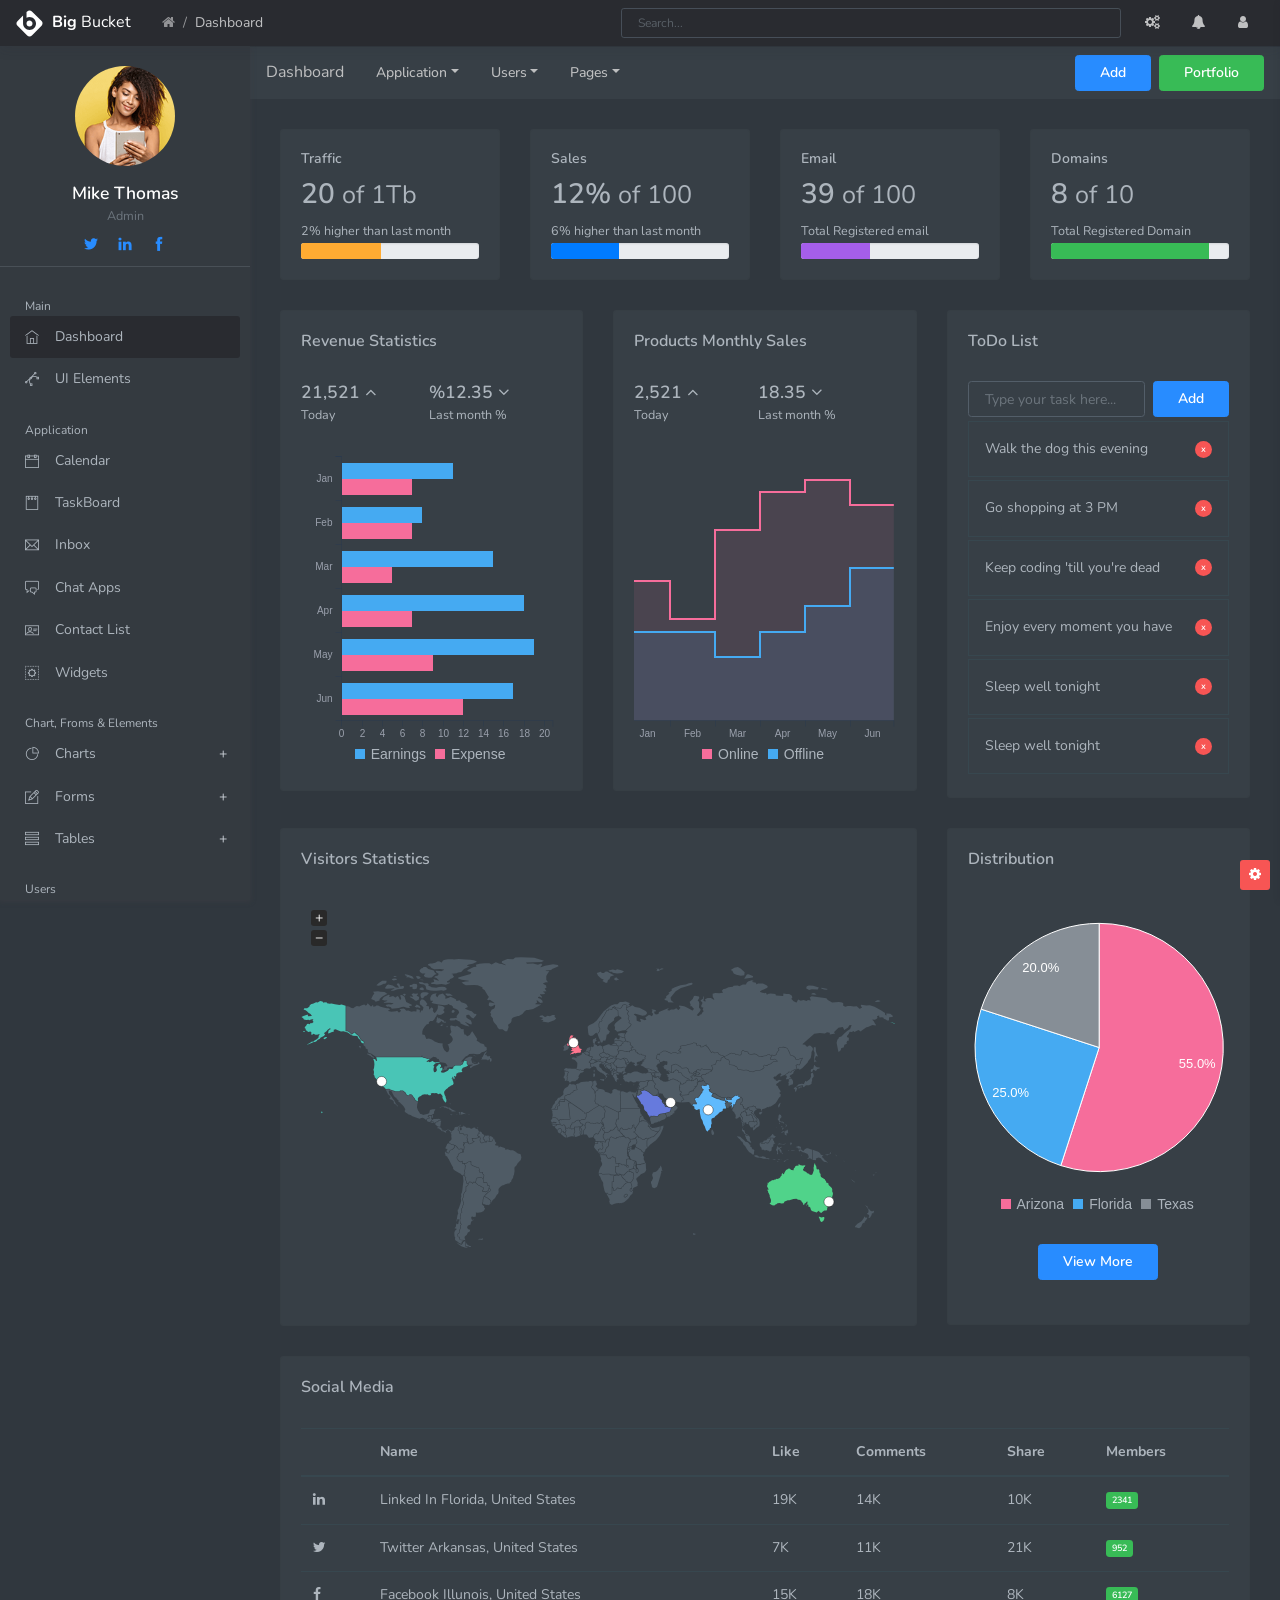
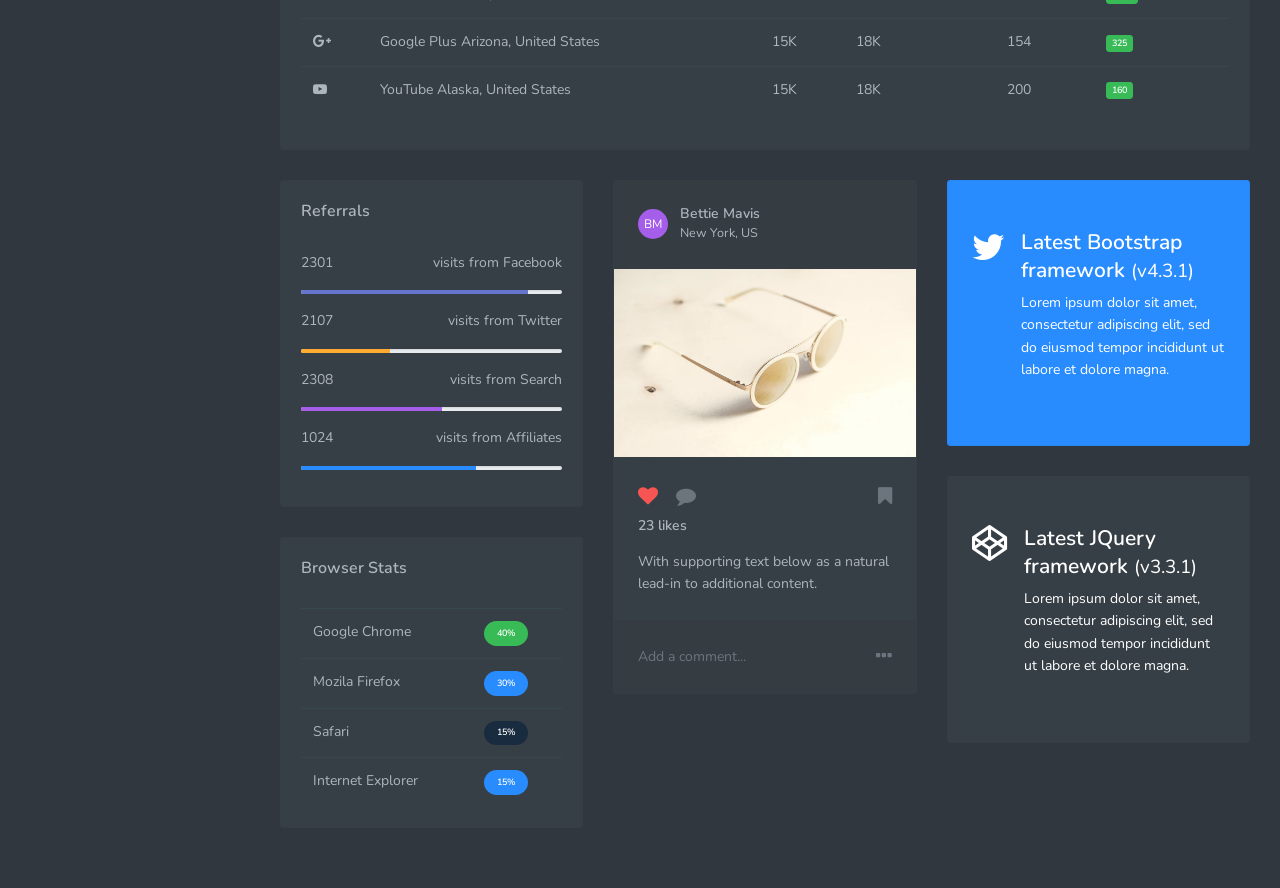
<file: public/admin/dark/index.html>
<!DOCTYPE html>
<html lang="en">
<head>
<meta charset="utf-8">
<meta name="viewport" content="width=device-width, initial-scale=1, shrink-to-fit=no">
<meta name="description" content="">
<meta name="author" content="Webpixels">
<link rel="icon" href="favicon.ico" type="image/x-icon">
<title>:: BigBucket :: Home</title>

<link rel="stylesheet" href="../assets/vendor/themify-icons/themify-icons.css">
<link rel="stylesheet" href="../assets/vendor/fontawesome/css/font-awesome.min.css">

<link rel="stylesheet" href="../assets/vendor/charts-c3/plugin.css"/>
<link rel="stylesheet" href="../assets/vendor/jvectormap/jquery-jvectormap-2.0.3.css"/>
<link rel="stylesheet" href="../assets/css/main.css" type="text/css">
<link rel="stylesheet" href="../assets/css/dark.css" type="text/css">
</head>
<body class="theme-black full-dark">
<!-- Page Loader -->
<div class="page-loader-wrapper">
    <div class="loader">
        <div class="m-t-30"><img src="../assets/images/brand/icon_black.svg" width="48" height="48" alt="ArrOw"></div>
        <p>Please wait...</p>
    </div>
</div>

<nav class="navbar custom-navbar navbar-expand-lg py-2">
    <div class="container-fluid px-0">
        <a href="javascript:void(0);" class="menu_toggle"><i class="fa fa-align-left"></i></a>
        <a href="index.html" class="navbar-brand"><img src="../assets/images/brand/icon.svg" alt="BigBucket" /> <strong>Big</strong> Bucket</a>
        <div id="navbar_main">
            <ul class="navbar-nav mr-auto hidden-xs">
                <li class="nav-item page-header">
                <ul class="breadcrumb">
                    <li class="breadcrumb-item"><a href="index.html"><i class="fa fa-home"></i></a></li>
                    <li class="breadcrumb-item active">Dashboard</li>
                </ul>
                </li>
            </ul>
            <ul class="navbar-nav ml-auto">
                <li class="nav-item hidden-xs">
                    <form class="form-inline main_search">
                        <input class="form-control form-control-sm mr-sm-2" type="search" placeholder="Search..." aria-label="Search">
                    </form>
                </li>
                <li class="nav-item"><a class="nav-link nav-link-icon" href="javascript:void(0);"><i class="fa fa-cogs"></i></a></li>
                <li class="nav-item dropdown">
                    <a class="nav-link nav-link-icon" href="javascript:void(0);" id="navbar_1_dropdown_2" role="button" data-toggle="dropdown" aria-haspopup="true" aria-expanded="false"><i class="fa fa-bell"></i></a>
                    <div class="dropdown-menu dropdown-menu-right dropdown-menu-xl py-0">
                        <div class="py-3 px-3">
                            <h5 class="heading h6 mb-0">Notifications <span class="badge badge-pill badge-primary text-uppercase float-right">3</span></h5>
                        </div>
                        <div class="list-group">
                            <a href="javascript:void(0);" class="list-group-item list-group-item-action d-flex">
                                <div class="list-group-img"><span class="avatar bg-purple">JD</span></div>
                                <div class="list-group-content">
                                    <div class="list-group-heading">Johnyy Depp <small>10:05 PM</small></div>
                                    <p class="text-sm">Lorem ipsum dolor consectetur adipiscing eiusmod tempor</p>
                                </div>
                            </a>
                            <a href="javascript:void(0);" class="list-group-item list-group-item-action d-flex">
                                <div class="list-group-img"><span class="avatar bg-pink">TC</span></div>
                                <div class="list-group-content">
                                    <div class="list-group-heading">Tom Cruise <small>10:05 PM</small></div>
                                    <p class="text-sm">Lorem ipsum dolor sit amet consectetur eiusmod tempor</p>
                                </div>
                            </a>
                            <a href="javascript:void(0);" class="list-group-item list-group-item-action d-flex">
                                <div class="list-group-img"><span class="avatar bg-blue">WS</span></div>
                                <div class="list-group-content">
                                    <div class="list-group-heading">Will Smith <small>10:05 PM</small></div>
                                    <p class="text-sm">Lorem sit amet consectetur adipiscing eiusmod tempor</p>
                                </div>
                            </a>
                        </div>
                        <div class="py-3 text-center">
                            <a href="javascript:void(0);" class="link link-sm link--style-3">View all notifications</a>
                        </div>
                    </div>
                </li>
                <li class="nav-item dropdown">
                    <a class="nav-link nav-link-icon" href="javascript:void(0);" id="navbar_1_dropdown_3" role="button" data-toggle="dropdown" aria-haspopup="true" aria-expanded="false"><i class="fa fa-user"></i></a>
                    <div class="dropdown-menu dropdown-menu-right">
                        <h6 class="dropdown-header">User menu</h6>
                        <a class="dropdown-item" href="javascript:void(0);"><i class="fa fa-user text-primary"></i>My Profile</a>
                        <a class="dropdown-item" href="javascript:void(0);"><span class="float-right badge badge-success">$50K</span><i class="fa fa-briefcase text-primary"></i>My Balance</a>
                        <a class="dropdown-item" href="javascript:void(0);"><span class="float-right badge badge-warning">4</span><i class="fa fa-envelope text-primary"></i>Inbox</a>
                        <a class="dropdown-item" href="javascript:void(0);"><i class="fa fa-cog text-primary"></i>Settings</a>
                        <div class="dropdown-divider" role="presentation"></div>
                        <a class="dropdown-item" href="javascript:void(0);"><i class="fa fa-sign-out text-primary"></i>Sign out</a>
                    </div>
                </li>
            </ul>
        </div>
    </div>
</nav>

<div class="main_content" id="main-content">

    <div class="left_sidebar">
        <nav class="sidebar">
            <div class="user-info">
                <div class="image"><a href="javascript:void(0);"><img src="../assets/images/user.png" alt="User"></a></div>
                <div class="detail mt-3">
                    <h5 class="mb-0">Mike Thomas</h5>
                    <small>Admin</small>
                </div>
                <div class="social">
                    <a href="javascript:void(0);" title="facebook"><i class="ti-twitter-alt"></i></a>
                    <a href="javascript:void(0);" title="twitter"><i class="ti-linkedin"></i></a>
                    <a href="javascript:void(0);" title="instagram"><i class="ti-facebook"></i></a>
                </div>
            </div>
            <ul id="main-menu" class="metismenu">
                <li class="g_heading">Main</li>
                <li class="active"><a href="index.html"><i class="ti-home"></i><span>Dashboard</span></a></li>
                <li><a href="ui-elements.html"><i class="ti-vector"></i><span>UI Elements</span></a></li>
                <li class="g_heading">Application</li>
                <li><a href="app-calendar.html"><i class="ti-calendar"></i><span>Calendar</span></a></li>
                <li><a href="app-taskboard.html"><i class="ti-notepad"></i><span>TaskBoard</span></a></li>
                <li><a href="app-inbox.html"><i class="ti-email"></i><span>Inbox</span></a></li>
                <li><a href="app-chat.html"><i class="ti-comments"></i><span>Chat Apps</span></a></li>
                <li><a href="app-contact.html"><i class="ti-id-badge"></i><span>Contact List</span></a></li>
                <li><a href="widgets.html"><i class="ti-widget"></i><span>Widgets</span></a></li>

                <li class="g_heading">Chart, Froms & Elements</li>
                <li>
                    <a href="javascript:void(0)" class="has-arrow"><i class="ti-pie-chart"></i><span>Charts</span></a>
                    <ul>
                        <li><a href="chart-c3.html">C3 Chart</a></li>
                        <li><a href="chartsjs.html">Charts JS</a></li>
                        <li><a href="chart-flot.html">Flot Chart</a></li>
                        <li><a href="chart-knob.html">JQuery Knob</a></li>
                        <li><a href="chart-morris.html">Morris Chart</a></li>
                        <li><a href="chart-sparkline.html">Sparkline Chart</a></li>
                    </ul>
                </li>
                <li>
                    <a href="javascript:void(0)" class="has-arrow"><i class="ti-pencil-alt"></i><span>Forms</span></a>
                    <ul>
                        <li><a href="form-elements.html">Basic Elements</a></li>
                        <li><a href="form-advanced.html">Advanced Elements</a></li>
                        <li><a href="form-validation.html">Form Validation</a></li>
                        <li><a href="form-wizard.html">Form Wizard</a></li>
                        <li><a href="form-summernote.html">Summernote</a></li>
                        <li><a href="form-markdown.html">Markdown</a></li>
                    </ul>
                </li>
                <li>
                    <a href="javascript:void(0)" class="has-arrow"><i class="ti-view-list"></i><span>Tables</span></a>
                    <ul>
                        <li><a href="table-basic.html">Table Example</a></li>
                        <li><a href="table-normal.html">Table Normal</a></li>
                        <li><a href="table-datatable.html">Jquery Datatable</a></li>
                        <li><a href="table-editable.html">Table Editable</a></li>
                        <li><a href="table-color.html">Table Color</a></li>
                        <li><a href="table-filter.html">Table Filter</a></li>
                    </ul>
                </li>
                <li class="g_heading">Users</li>
                <li><a href="page-profile.html"><i class="ti-user"></i><span>Profile</span></a></li>
                <li><a href="page-timeline.html"><i class="ti-menu-alt"></i><span>Timeline</span></a></li>
                <li><a href="page-invoices.html"><i class="ti-file"></i><span>Invoices</span></a></li>
                <li class="g_heading">Authentication</li>
                <li class="open-top">
                    <a href="javascript:void(0)" class="has-arrow"><i class="ti-lock"></i><span>Authentication</span></a>
                    <ul>
                        <li><a class="dropdown-item" href="auth-login.html">Login</a></li>
                        <li><a class="dropdown-item" href="auth-register.html">Register</a></li>
                        <li><a class="dropdown-item" href="auth-forgot-password.html">Forgot password</a></li>
                        <li><a class="dropdown-item" href="auth-lock-screen.html">Lock Screen</a></li>
                    </ul>
                </li>
                <li class="open-top">
                    <a href="javascript:void(0)" class="has-arrow"><i class="ti-na"></i><span>Error Pages</span></a>
                    <ul>
                        <li><a class="dropdown-item" href="error-400.html">400 error</a></li>
                        <li><a class="dropdown-item" href="error-401.html">401 error</a></li>
                        <li><a class="dropdown-item" href="error-403.html">403 error</a></li>
                        <li><a class="dropdown-item" href="error-404.html">404 error</a></li>
                        <li><a class="dropdown-item" href="error-500.html">500 error</a></li>
                        <li><a class="dropdown-item" href="error-503.html">503 error</a></li>
                    </ul>
                </li>
                <li class="g_heading">Extra</li>
                <li class="open-top">
                    <a href="javascript:void(0)" class="has-arrow"><i class="ti-clipboard"></i><span>Pages</span></a>
                    <ul>
                        <li><a href="page-empty.html">Empty page</a></li>
                        <li><a href="page-pricing.html">Pricing cards</a>
                        <li><a href="page-search.html">Search Results</a></li>
                        <li><a href="page-testimonials.html">Testimonials</a></li>
                        <li><a href="page-maps.html">Maps</a></li>
                        <li><a href="page-icons.html">Icons</a></li>
                        <li><a href="page-carousel.html">Carousel</a></li>
                        <li><a href="page-gallery.html">Gallery</a></li>
                        <li><a href="page-lookup.html">Lookup</a></li>
                    </ul>
                </li>
                <li><a href="../docs/introduction.html"><i class="ti-file"></i><span>Documentation</span></a></li>
            </ul>            
        </nav>
    </div>

    <div class="right_sidebar">
        <div class="setting_div">
            <a href="javascript:void(0);" class="rightbar_btn"><i class="fa fa-cog fa-spin"></i></a>
        </div>        
        <ul class="nav nav-pills nav-fill flex-column flex-sm-row mx-3 my-3" id="myTab" role="tablist">
            <li class="nav-item"><a class="nav-link active" id="Settings-tab" data-toggle="tab" href="#Settings" role="tab" aria-controls="Settings" aria-selected="true">Settings</a></li>
            <li class="nav-item"><a class="nav-link" id="Contact-tab" data-toggle="tab" href="#Contact" role="tab" aria-controls="Contact" aria-selected="false">Contact</a></li>
        </ul>
        <hr>
        <div class="tab-content" id="myTabContent">
            <div class="tab-pane show active" id="Settings" role="tabpanel" aria-labelledby="Settings-tab">
                <div class="sidebar-scroll">
                    <div class="sidebar-widget px-3">
                        <h5>Theme Setting</h5>
                        <ul class="choose-skin list-unstyled">
                            <li data-theme="black" class="active"><div class="black"></div></li>
                            <li data-theme="azure"><div class="azure"></div></li>
                            <li data-theme="indigo"><div class="indigo"></div></li>
                            <li data-theme="purple"><div class="purple"></div></li>
                            <li data-theme="orange"><div class="orange"></div></li>
                            <li data-theme="green"><div class="green"></div></li>                                
                            <li data-theme="cyan"><div class="cyan"></div></li>
                            <li data-theme="blush"><div class="blush"></div></li>
                        </ul>
                        <ul class="setting-list list-unstyled mt-3">
                            <li>
                                <label class="custom-switch">
                                    <span class="custom-switch-description">Mini Sidebar</span>
                                    <label class="toggle-switch switch-sm mb-0">
                                        <input type="checkbox" class="switch-sidebar">
                                        <span class="toggle-switch-slider"></span>
                                    </label>
                                </label>
                            </li>
                            <li>
                                <label class="custom-switch">
                                    <span class="custom-switch-description">Full Dark</span>
                                    <label class="toggle-switch switch-sm mb-0">
                                        <input type="checkbox" class="switch-dark-full" checked>
                                        <span class="toggle-switch-slider"></span>
                                    </label>
                                </label>
                            </li>
                        </ul>
                        <hr>
                    </div>
                    <div class="sidebar-widget px-3">
                        <h5>Language Setting</h5>
                        <select class="selectpicker" title="Select language">
                            <option>English</option>
                            <option>Spanish</option>
                            <option>Chinese</option>
                            <option>Hindi</option>
                            <option>Arabic</option>
                        </select>
                        <hr>
                    </div>
                    <div class="sidebar-widget px-3">
                        <h5>General Setting</h5>
                        <ul class="setting-list list-unstyled mt-3">
                            <li>
                                <label class="custom-switch">
                                    <span class="custom-switch-description">Report Panel Usage</span>
                                    <label class="toggle-switch switch-sm mb-0">
                                        <input type="checkbox" checked>
                                        <span class="toggle-switch-slider"></span>
                                    </label>
                                </label>
                            </li>
                            <li>
                                <label class="custom-switch">
                                    <span class="custom-switch-description">Email Redirect</span>
                                    <label class="toggle-switch switch-sm mb-0">
                                        <input type="checkbox" checked>
                                        <span class="toggle-switch-slider"></span>
                                    </label>
                                </label>
                            </li>
                            <li>
                                <label class="custom-switch">
                                    <span class="custom-switch-description">Notifications</span>
                                    <label class="toggle-switch switch-sm mb-0">
                                        <input type="checkbox">
                                        <span class="toggle-switch-slider"></span>
                                    </label>
                                </label>       
                            </li>
                            <li>
                                <label class="custom-switch">
                                    <span class="custom-switch-description">Location Permission</span>
                                    <label class="toggle-switch switch-sm mb-0">
                                        <input type="checkbox" checked>
                                        <span class="toggle-switch-slider"></span>
                                    </label>
                                </label> 
                            </li>
                        </ul>
                        <hr>
                    </div>
                    <div class="sidebar-widget px-3">
                        <div class="progress-wrapper">
                            <h4 class="progress-label text-uppercase">New Project</h4>
                            <h4 class="progress-percentage text-uppercase">$950</h4>
                            <div class="progress" style="height: 5px;">
                                <div class="progress-bar bg-purple" role="progressbar" aria-valuenow="40" aria-valuemin="0" aria-valuemax="100" style="width: 40%;"></div>
                            </div>
                        </div>
                        <div class="progress-wrapper">
                            <h4 class="progress-label text-uppercase"> Admin</h4>
                            <h4 class="progress-percentage text-uppercase">$10k</h4>
                            <div class="progress" style="height: 5px;">
                                <div class="progress-bar bg-orange" role="progressbar" aria-valuenow="78" aria-valuemin="0" aria-valuemax="100" style="width: 78%;"></div>
                            </div>
                        </div>
                        <div class="progress-wrapper">
                            <h4 class="progress-label text-uppercase">Balance</h4>
                            <h4 class="progress-percentage text-uppercase">$50k</h4>
                            <div class="progress" style="height: 5px;">
                                <div class="progress-bar bg-green" role="progressbar" aria-valuenow="55" aria-valuemin="0" aria-valuemax="100" style="width: 55%;"></div>
                            </div>
                        </div>
                        <hr>
                        <div class="progress-wrapper">
                            <h4 class="progress-label text-uppercase">Storage</h4>
                            <h4 class="progress-percentage text-uppercase">35GB</h4>
                            <div class="progress" style="height: 5px;">
                                <div class="progress-bar bg-red" role="progressbar" aria-valuenow="89" aria-valuemin="0" aria-valuemax="100" style="width: 89%;"></div>
                            </div>
                        </div>
                        <button type="button" class="btn btn-primary btn-block btn-animated btn-animated-x">
                            <span class="btn-inner--visible">Upgrade Now</span>
                            <span class="btn-inner--hidden"><i class="fas fa-arrow-right"></i></span>
                        </button>
                    </div>                    
                </div>
            </div>
            <div class="tab-pane" id="Contact" role="tabpanel" aria-labelledby="Contact-tab">
                <div class="sidebar-widget px-3">
                    <ul class="list-unstyled contact-list">
                        <li class="d-flex align-items-center">
                            <span class="contact-img">
                                <img src="../assets/images/xs/avatar1.jpg" class="rounded" alt="">
                            </span>
                            <h4 class="contact-name">Vincent Porter <span class="d-block">London UK</span></h4>
                            <div class="action">
                                <a href="javascript:void(0);" class="btn btn-sm btn-outline-primary"><i class="fab fa-skype"></i></a>
                                <a href="javascript:void(0);" class="btn btn-sm btn-outline-primary"><i class="fa fa-envelope"></i></a>
                            </div>
                        </li>
                        <li class="d-flex align-items-center">
                            <span class="contact-img">
                                <img src="../assets/images/xs/avatar2.jpg" class="rounded" alt="">
                            </span>
                            <h4 class="contact-name">Mike Thomas <span class="d-block">London UK</span></h4>
                            <div class="action">
                                <a href="javascript:void(0);" class="btn btn-sm btn-outline-primary"><i class="fab fa-skype"></i></a>
                                <a href="javascript:void(0);" class="btn btn-sm btn-outline-primary"><i class="fa fa-envelope"></i></a>
                            </div>
                        </li>
                        <li class="d-flex align-items-center">
                            <span class="contact-img">
                                <img src="../assets/images/xs/avatar3.jpg" class="rounded" alt="">
                            </span>
                            <h4 class="contact-name">Aiden Chavaz</h4>
                            <div class="action">
                                <a href="javascript:void(0);" class="btn btn-sm btn-outline-primary"><i class="fab fa-skype"></i></a>
                                <a href="javascript:void(0);" class="btn btn-sm btn-outline-primary"><i class="fa fa-envelope"></i></a>
                            </div>
                        </li>
                        <li class="d-flex align-items-center">
                            <span class="contact-img">
                                <img src="../assets/images/xs/avatar4.jpg" class="rounded" alt="">
                            </span>
                            <h4 class="contact-name">Vincent Porter <span class="d-block">Miami USA</span></h4>
                            <div class="action">
                                <a href="javascript:void(0);" class="btn btn-sm btn-outline-primary"><i class="fab fa-skype"></i></a>
                                <a href="javascript:void(0);" class="btn btn-sm btn-outline-primary"><i class="fa fa-envelope"></i></a>
                            </div>
                        </li>
                        <li class="d-flex align-items-center">
                            <span class="contact-img">
                                <img src="../assets/images/xs/avatar5.jpg" class="rounded" alt="">
                            </span>
                            <h4 class="contact-name">Mike Thomas <span class="d-block">Neyyork USA</span></h4>
                            <div class="action">
                                <a href="javascript:void(0);" class="btn btn-sm btn-outline-primary"><i class="fab fa-skype"></i></a>
                                <a href="javascript:void(0);" class="btn btn-sm btn-outline-primary"><i class="fa fa-envelope"></i></a>
                            </div>
                        </li>
                        <li class="d-flex align-items-center">
                            <span class="contact-img">
                                <img src="../assets/images/xs/avatar6.jpg" class="rounded" alt="">
                            </span>
                            <h4 class="contact-name">Aiden Chavaz</h4>
                            <div class="action">
                                <a href="javascript:void(0);" class="btn btn-sm btn-outline-primary"><i class="fab fa-skype"></i></a>
                                <a href="javascript:void(0);" class="btn btn-sm btn-outline-primary"><i class="fa fa-envelope"></i></a>
                            </div>
                        </li>
                        <li class="d-flex align-items-center">
                            <span class="contact-img">
                                <img src="../assets/images/xs/avatar7.jpg" class="rounded" alt="">
                            </span>
                            <h4 class="contact-name">Mike Thomas <span class="d-block">New Delhi IND</span></h4>
                            <div class="action">
                                <a href="javascript:void(0);" class="btn btn-sm btn-outline-primary"><i class="fab fa-skype"></i></a>
                                <a href="javascript:void(0);" class="btn btn-sm btn-outline-primary"><i class="fa fa-envelope"></i></a>
                            </div>
                        </li>
                        <li class="d-flex align-items-center">
                            <span class="contact-img">
                                <img src="../assets/images/xs/avatar8.jpg" class="rounded" alt="">
                            </span>
                            <h4 class="contact-name">Aiden Chavaz</h4>
                            <div class="action">
                                <a href="javascript:void(0);" class="btn btn-sm btn-outline-primary"><i class="fab fa-skype"></i></a>
                                <a href="javascript:void(0);" class="btn btn-sm btn-outline-primary"><i class="fa fa-envelope"></i></a>
                            </div>
                        </li>
                    </ul>
                </div>
            </div>
        </div>
    </div>

    <div class="page">
        <nav class="navbar navbar-expand-lg navbar-light bg-light">
            <a class="navbar-brand" href="javascript:void(0);">Dashboard</a>
            <button class="navbar-toggler" type="button" data-toggle="collapse" data-target="#navbarSupportedContent" aria-controls="navbarSupportedContent" aria-expanded="false" aria-label="Toggle navigation">
                <i class="fa fa-align-justify"></i>
            </button>
            
            <div class="collapse navbar-collapse" id="navbarSupportedContent">
                <ul class="navbar-nav mr-auto">                        
                    <li class="nav-item dropdown">
                        <a class="nav-link dropdown-toggle" href="javascript:void(0);" role="button" data-toggle="dropdown" aria-haspopup="true" aria-expanded="false">Application</a>
                        <div class="dropdown-menu">
                            <a class="dropdown-item" href="javascript:void(0);">Inbox</a>
                            <div class="dropdown-divider"></div>
                            <a class="dropdown-item" href="javascript:void(0);">Calendar</a>
                            <a class="dropdown-item" href="javascript:void(0);">TaskBoard</a>
                            <a class="dropdown-item" href="javascript:void(0);">Chat App</a>
                            <a class="dropdown-item" href="javascript:void(0);">Contacts</a>
                        </div>
                    </li>
                    <li class="nav-item dropdown">
                        <a class="nav-link dropdown-toggle" href="javascript:void(0);" role="button" data-toggle="dropdown" aria-haspopup="true" aria-expanded="false">Users</a>
                        <div class="dropdown-menu">
                            <a class="dropdown-item" href="javascript:void(0);">Profile</a>
                            <div class="dropdown-divider"></div>
                            <a class="dropdown-item" href="javascript:void(0);">Timeline</a>
                            <a class="dropdown-item" href="javascript:void(0);">Invoices</a>
                        </div>
                    </li>
                    <li class="nav-item dropdown">
                        <a class="nav-link dropdown-toggle" href="javascript:void(0);" role="button" data-toggle="dropdown" aria-haspopup="true" aria-expanded="false">Pages</a>
                        <div class="dropdown-menu">
                            <a class="dropdown-item" href="javascript:void(0);">Stater page</a>
                            <div class="dropdown-divider"></div>
                            <a class="dropdown-item" href="javascript:void(0);">Pricing</a>
                            <a class="dropdown-item" href="javascript:void(0);">Search</a>
                            <a class="dropdown-item" href="javascript:void(0);">Testimonials</a>
                            <a class="dropdown-item" href="javascript:void(0);">Map</a>
                            <a class="dropdown-item" href="javascript:void(0);">Icon</a>
                            <a class="dropdown-item" href="javascript:void(0);">Carousel</a>
                            <a class="dropdown-item" href="javascript:void(0);">Gallery</a>
                            <a class="dropdown-item" href="javascript:void(0);">Lookup</a>
                        </div>
                    </li>
                </ul>
                <form class="form-inline my-2 my-lg-0">
                    <button type="button" class="btn btn-primary">Add</button>
                    <a href="https://themeforest.net/user/wrraptheme/portfolio" title="Portfolio" class="btn btn-success ml-2">Portfolio</a>
                </form>
            </div>
        </nav>
        <div class="container-fluid">
            <div class="row clearfix">
                <div class="col-lg-3 col-md-6 col-sm-12">
                    <div class="card widget_2 big_icon traffic">
                        <div class="body">
                            <h6>Traffic</h6>
                            <h2>20 <small class="info">of 1Tb</small></h2>
                            <small>2% higher than last month</small>
                            <div class="progress mb-0">
                                <div class="progress-bar bg-orange" role="progressbar" aria-valuenow="45" aria-valuemin="0" aria-valuemax="100" style="width: 45%;"></div>
                            </div>
                        </div>
                    </div>
                </div>
                <div class="col-lg-3 col-md-6 col-sm-12">
                    <div class="card widget_2 big_icon sales">
                        <div class="body">
                            <h6>Sales</h6>
                            <h2>12% <small class="info">of 100</small></h2>
                            <small>6% higher than last month</small>
                            <div class="progress mb-0">
                                <div class="progress-bar bg-blue" role="progressbar" aria-valuenow="38" aria-valuemin="0" aria-valuemax="100" style="width: 38%;"></div>
                            </div>
                        </div>
                    </div>
                </div>
                <div class="col-lg-3 col-md-6 col-sm-12">
                    <div class="card widget_2 big_icon email">
                        <div class="body">
                            <h6>Email</h6>
                            <h2>39 <small class="info">of 100</small></h2>
                            <small>Total Registered email</small>
                            <div class="progress mb-0">
                                <div class="progress-bar bg-purple" role="progressbar" aria-valuenow="39" aria-valuemin="0" aria-valuemax="100" style="width: 39%;"></div>
                            </div>
                        </div>
                    </div>
                </div>
                <div class="col-lg-3 col-md-6 col-sm-12">
                    <div class="card widget_2 big_icon domains">
                        <div class="body">
                            <h6>Domains</h6>
                            <h2>8 <small class="info">of 10</small></h2>
                            <small>Total Registered Domain</small>
                            <div class="progress mb-0">
                                <div class="progress-bar bg-green" role="progressbar" aria-valuenow="89" aria-valuemin="0" aria-valuemax="100" style="width: 89%;"></div>
                            </div>
                        </div>
                    </div>
                </div>
            </div>
            <div class="row clearfix">
                <div class="col-xl-4 col-lg-12 col-md-12">
                    <div class="card">
                        <div class="header">
                            <h2>Revenue Statistics</h2>
                        </div>
                        <div class="body">
                            <div class="d-flex bd-highlight mb-4">
                                <div class="flex-fill bd-highlight">
                                    <h5 class="mb-0">21,521 <i class="fa fa-angle-up"></i></h5>
                                    <small>Today</small>
                                </div>
                                <div class="flex-fill bd-highlight">
                                    <h5 class="mb-0">%12.35 <i class="fa fa-angle-down"></i></h5>
                                    <small>Last month %</small>
                                </div>
                            </div>
                            <div id="chart-bar-rotated" class="c3_chart"></div>
                        </div>
                    </div>
                </div>
                <div class="col-xl-4 col-lg-6 col-md-6">
                    <div class="card">
                        <div class="header">
                            <h2>Products Monthly Sales</h2>
                        </div>
                        <div class="body">
                            <div class="d-flex bd-highlight mb-4">
                                <div class="flex-fill bd-highlight">
                                    <h5 class="mb-0">2,521 <i class="fa fa-angle-up"></i></h5>
                                    <small>Today</small>
                                </div>
                                <div class="flex-fill bd-highlight">
                                    <h5 class="mb-0">18.35 <i class="fa fa-angle-down"></i></h5>
                                    <small>Last month %</small>
                                </div>
                            </div>
                            <div id="chart-area-step" class="c3_chart"></div>
                        </div>
                    </div>
                </div>
                <div class="col-xl-4 col-lg-6 col-md-6">
                    <div class="card">
                        <div class="header">
                            <h2>ToDo List</h2>
                        </div>
                        <div class="body todo_list">
                            <div class="form-group d-flex mb-1">
                                <div class="input-group">
                                    <input type="text" class="form-control" placeholder="Type your task here...">
                                </div>
                                <button class="btn btn-primary ml-2" type="button" id="button-addon2">Add</button>
                            </div>
                            <ul class="list-group">
                                <li class="list-group-item d-flex justify-content-between align-items-center">
                                    Walk the dog this evening
                                    <span class="badge badge-primary badge-pill">x</span>
                                </li>
                                <li class="list-group-item d-flex justify-content-between align-items-center">
                                    Go shopping at 3 PM
                                    <span class="badge badge-primary badge-pill">x</span>
                                </li>
                                <li class="list-group-item d-flex justify-content-between align-items-center">
                                    Keep coding 'till you're dead
                                    <span class="badge badge-primary badge-pill">x</span>
                                </li>
                                <li class="list-group-item d-flex justify-content-between align-items-center">
                                    Enjoy every moment you have
                                    <span class="badge badge-primary badge-pill">x</span>
                                </li>
                                <li class="list-group-item d-flex justify-content-between align-items-center">
                                    Sleep well tonight
                                    <span class="badge badge-primary badge-pill">x</span>
                                </li>
                                <li class="list-group-item d-flex justify-content-between align-items-center">
                                    Sleep well tonight
                                    <span class="badge badge-primary badge-pill">x</span>
                                </li>
                            </ul>
                        </div>
                    </div>
                </div>
            </div>
            <div class="row clearfix">
                <div class="col-md-12 col-lg-8">
                    <div class="card">
                        <div class="header">
                            <h2>Visitors Statistics</h2>
                        </div>
                        <div class="body">
                            <div id="world-map-markers" class="jvector-map" style="height: 405px;"></div>
                        </div>
                    </div>
                </div>
                <div class="col-lg-4 col-md-12">
                    <div class="card">
                        <div class="header">
                            <h2>Distribution</h2>
                        </div>
                        <div class="body text-center">
                            <div id="chart-pie" class="c3_chart d_distribution"></div>
                            <button class="btn btn-primary mt-4 mb-4">View More</button>                            
                        </div>
                    </div>
                </div>
            </div>
            <div class="row clearfix">
                <div class="col-sm-12">
                    <div class="card">
                        <div class="header">
                            <h2>Social Media</h2>
                        </div>
                        <div class="body">
                            <div class="table-responsive">
                                <table class="table table-hover">
                                    <thead>
                                        <tr>
                                            <th></th>
                                            <th>Name</th>
                                            <th>Like</th>
                                            <th>Comments</th>
                                            <th>Share</th>
                                            <th>Members</th>
                                        </tr>
                                    </thead>
                                    <tbody>
                                        <tr>
                                            <td><i class="fa fa-linkedin"></i>
                                            </td>
                                            <td>
                                                <span class="">Linked In</span>
                                                <span class="text-muted">Florida, United States</span>
                                            </td>
                                            <td>19K</td>
                                            <td>14K</td>
                                            <td>10K</td>
                                            <td>
                                                <span class="badge badge-success">2341</span>
                                            </td>
                                        </tr>
                                        <tr>
                                            <td><i class="fa fa-twitter"></i>
                                            </td>
                                            <td><span class="list-name">Twitter</span>
                                                <span class="text-muted">Arkansas, United States</span>
                                            </td>
                                            <td>7K</td>
                                            <td>11K</td>
                                            <td>21K</td>
                                            <td>
                                                <span class="badge badge-success">952</span>
                                            </td>
                                        </tr>
                                        <tr>
                                            <td><i class="fa fa-facebook"></i>
                                            </td>
                                            <td><span class="list-name">Facebook</span>
                                                <span class="text-muted">Illunois, United States</span>
                                            </td>
                                            <td>15K</td>
                                            <td>18K</td>
                                            <td>8K</td>
                                            <td>
                                                <span class="badge badge-success">6127</span>
                                            </td>
                                        </tr>
                                        <tr>
                                            <td><i class="fa fa-google-plus"></i>
                                            </td>
                                            <td><span class="list-name">Google Plus</span>
                                                <span class="text-muted">Arizona, United States</span>
                                            </td>
                                            <td>15K</td>
                                            <td>18K</td>
                                            <td>154</td>
                                            <td>
                                                <span class="badge badge-success">325</span>
                                            </td>
                                        </tr>
                                        <tr>
                                            <td><i class="fa fa-youtube-play"></i>
                                            </td>
                                            <td><span class="list-name">YouTube</span>
                                                <span class="text-muted">Alaska, United States</span>
                                            </td>
                                            <td>15K</td>
                                            <td>18K</td>
                                            <td>200</td>
                                            <td>
                                                <span class="badge badge-success">160</span>
                                            </td>
                                        </tr>
                                    </tbody>
                                </table>
                            </div>
                        </div>
                    </div>
                </div>
            </div>
            <div class="row clearfix">
                <div class="col-lg-4">
                    <div class="card">
                        <div class="header">
                            <h2>Referrals</h2>
                        </div>
                        <div class="body">
                            <ul class="list-unstyled list-referrals">
                                <li>
                                    <p><span class="value">2301</span><span class="text-muted float-right">visits from Facebook</span></p>
                                    <div class="progress progress-xs">
                                        <div class="progress-bar bg-indigo" data-transitiongoal="87" aria-valuenow="87" role="progressbar" style="width: 87%;"></div>
                                    </div>
                                </li>
                                <li>
                                    <p><span class="value">2107</span><span class="text-muted float-right">visits from Twitter</span></p>
                                    <div class="progress progress-xs">
                                        <div class="progress-bar bg-orange" data-transitiongoal="34" aria-valuenow="34" role="progressbar" style="width: 34%;"></div>
                                    </div>
                                </li>                                
                                <li>
                                    <p><span class="value">2308</span><span class="text-muted float-right">visits from Search</span></p>
                                    <div class="progress progress-xs">
                                        <div class="progress-bar bg-purple" data-transitiongoal="54" aria-valuenow="54" role="progressbar" style="width: 54%;"></div>
                                    </div>
                                </li>
                                <li>
                                    <p><span class="value">1024</span><span class="text-muted float-right">visits from Affiliates</span></p>
                                    <div class="progress progress-xs">
                                        <div class="progress-bar" data-transitiongoal="67" aria-valuenow="67" role="progressbar" style="width: 67%;"></div>
                                    </div>
                                </li>
                            </ul>
                        </div>
                    </div>
                    <div class="card">
                        <div class="header">
                            <h2>Browser Stats</h2>
                        </div>
                        <div class="body">
                            <table class="table mb-0">
                                <tbody>
                                    <tr>
                                        <td>Google Chrome</td>
                                        <td class="align-right"><span class="badge badge-lg badge-pill badge-success text-uppercase">40%</span></td>
                                    </tr>
                                    <tr>
                                        <td>Mozila Firefox</td>
                                        <td class="align-right"><span class="badge badge-lg badge-pill badge-primary text-uppercase">30%</span></td>
                                    </tr>
                                    <tr>
                                        <td>Safari</td>
                                        <td class="align-right"><span class="badge badge-lg badge-pill badge-tertiary text-uppercase">15%</span></td>
                                    </tr>
                                    <tr>
                                        <td>Internet Explorer</td>
                                        <td class="align-right"><span class="badge badge-lg badge-pill badge-primary text-uppercase">15%</span></td>
                                    </tr>                            
                                </tbody>
                            </table>
                        </div>
                    </div>
                </div>
                <div class="col-lg-4">
                    <div class="card">
                        <div class="card-header py-4">
                            <div class="d-flex align-items-center">
                                <span class="avatar avatar-sm bg-purple">BM</span>
                                <div class="avatar-content">
                                    <h5 class="h6 mb-0">Bettie Mavis</h5>
                                    <small class="d-block text-muted">New York, US</small>    
                                </div>
                            </div>
                        </div>
                        <div class="card-image">
                            <img src="../assets/images/image-gallery/5.jpg" alt="" class="img-fluid">
                        </div>
                        <div class="card-body">
                            <div class="row mb-1">
                                <div class="col">
                                    <div class="card-icon-actions card-icon-actions-lg">
                                        <a href="javascript:void(0);" class="love active"><i class="fa fa-heart"></i></a>
                                        <a href="javascript:void(0);"><i class="fa fa-comment"></i></a>
                                    </div>
                                </div>
                                <div class="col">
                                    <div class="card-icon-actions card-icon-actions-lg text-right">
                                        <a href="javascript:void(0);"><i class="fa fa-bookmark"></i></a>
                                    </div>
                                </div>
                            </div>
                            <h6 class="heading h6 mb-3">23 likes</h6>
                            <p class="card-text">With supporting text below as a natural lead-in to additional content.</p>
                        </div>
                        <div class="card-footer">
                            <div class="row ">
                                <div class="col-10">
                                    <form class="card-comment-box">
                                        <textarea rows="1" class="form-control" placeholder="Add a comment..."></textarea>
                                    </form>
                                </div>
                                <div class="col-2 text-right">
                                    <div class="card-icon-actions card-icon-actions-lg">
                                        <a href="javascript:void(0);" data-toggle="dropdown" aria-expanded="false">
                                            <i class="fa fa-ellipsis-h"></i>
                                        </a>
                                        <div class="dropdown-menu py-0 text-center">
                                            <a class="dropdown-item" href="javascript:void(0);">Got to post</a>
                                            <a class="dropdown-item" href="javascript:void(0);">Repost inappropriate</a>
                                            <a class="dropdown-item" href="javascript:void(0);">Embed</a>
                                            <a class="dropdown-item" href="javascript:void(0);">Cancel</a>
                                        </div>
                                    </div>
                                </div>
                            </div>
                        </div>
                    </div>
                </div>
                <div class="col-lg-4">
                    <div class="card bg-primary">
                        <div class="card-body py-5">
                            <div class="d-flex align-items-start">
                                <div class="icon icon-lg">
                                    <i class="fa fa-twitter text-white"></i>
                                </div>
                                <div class="icon-text">
                                    <h4 class="heading text-white">Latest Bootstrap framework <small>(v4.3.1)</small></h4>
                                    <p class="text-white">Lorem ipsum dolor sit amet, consectetur adipiscing elit, sed do eiusmod tempor incididunt ut labore et dolore magna.</p>
                                </div>
                            </div>
                        </div>
                    </div>
                    <div class="card">
                        <div class="card-body py-5">
                            <div class="d-flex align-items-start">
                                <div class="icon icon-lg">
                                    <i class="fa fa-codepen text-white"></i>
                                </div>
                                <div class="icon-text">
                                    <h4 class="heading text-white">Latest JQuery framework <small>(v3.3.1)</small></h4>
                                    <p class="text-white">Lorem ipsum dolor sit amet, consectetur adipiscing elit, sed do eiusmod tempor incididunt ut labore et dolore magna.</p>
                                </div>
                            </div>
                        </div>
                    </div>
                </div>
            </div>
        </div>
    </div>    
</div>

<!-- Core -->
<script src="../assets/bundles/libscripts.bundle.js"></script>
<script src="../assets/bundles/vendorscripts.bundle.js"></script>

<script src="../assets/bundles/c3.bundle.js"></script>
<script src="../assets/bundles/jvectormap.bundle.js"></script> <!-- JVectorMap Plugin Js -->

<script src="../assets/js/theme.js"></script>
<script src="../assets/js/pages/index.js"></script>
<script src="../assets/js/pages/todo-js.js"></script>
</body>
</html>
</file>
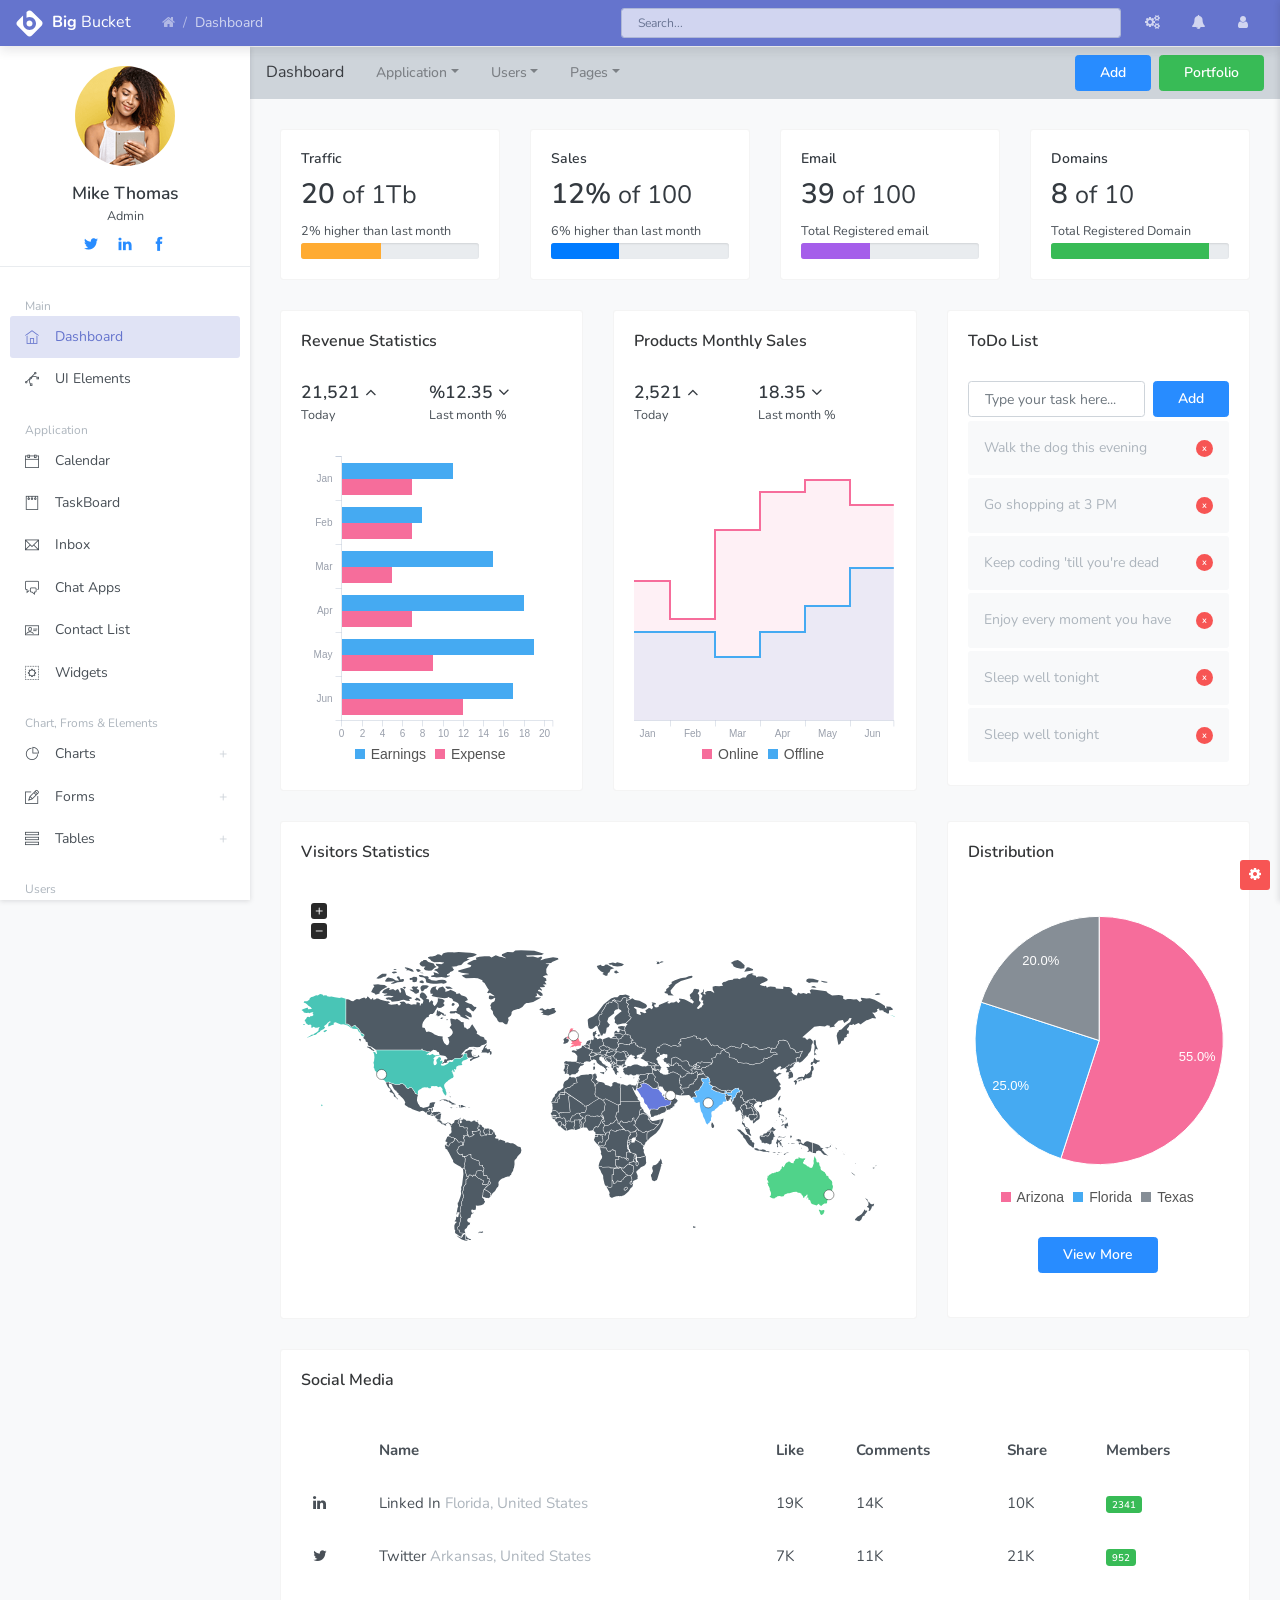
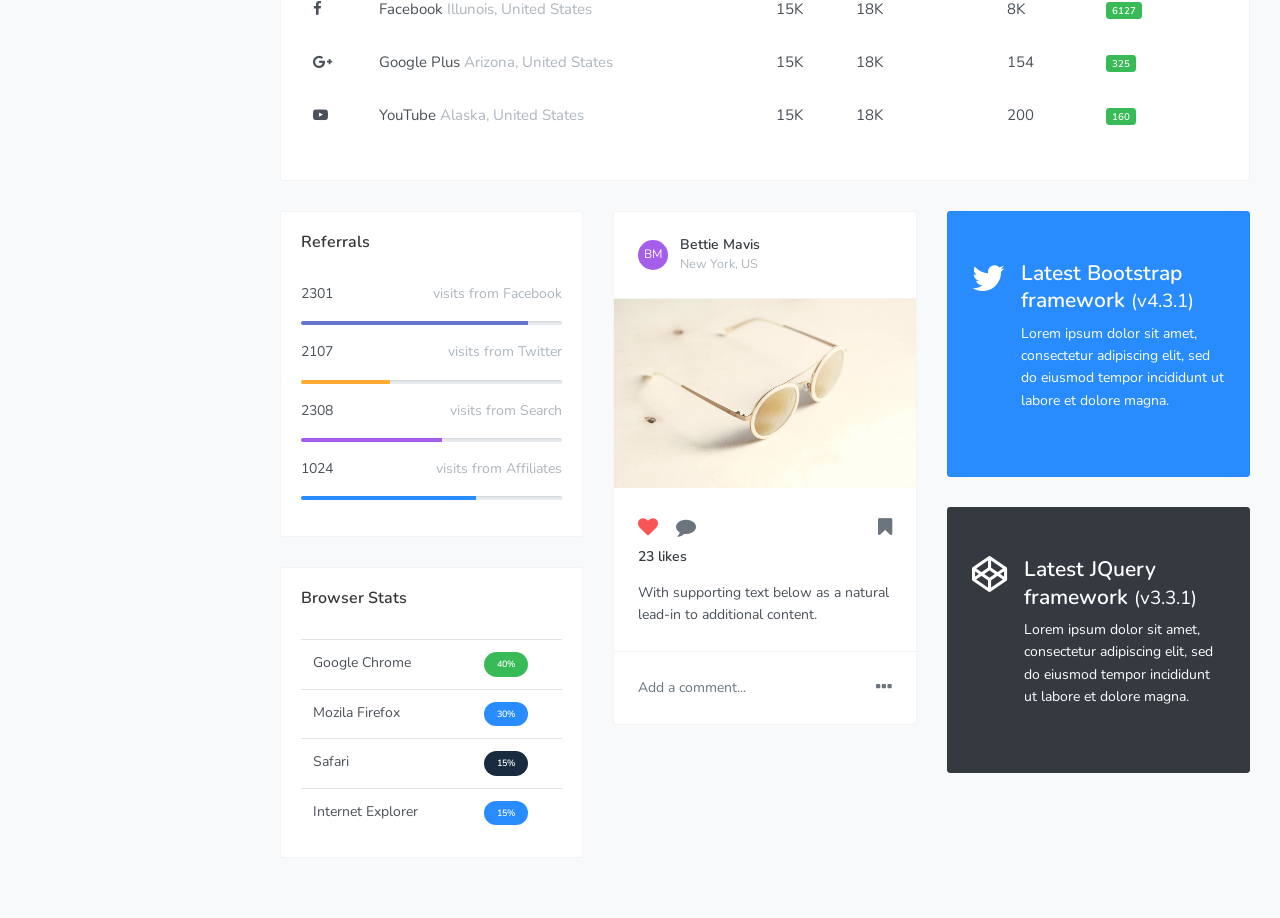
<file: public/admin/light/index.html>
<!DOCTYPE html>
<html lang="en">
<head>
<meta charset="utf-8">
<meta name="viewport" content="width=device-width, initial-scale=1, shrink-to-fit=no">
<meta name="description" content="">
<meta name="author" content="Webpixels">
<link rel="icon" href="favicon.ico" type="image/x-icon">
<title>:: BigBucket :: Home</title>

<link rel="stylesheet" href="../assets/vendor/themify-icons/themify-icons.css">
<link rel="stylesheet" href="../assets/vendor/fontawesome/css/font-awesome.min.css">

<link rel="stylesheet" href="../assets/vendor/charts-c3/plugin.css"/>
<link rel="stylesheet" href="../assets/vendor/jvectormap/jquery-jvectormap-2.0.3.css"/>
<link rel="stylesheet" href="../assets/css/main.css" type="text/css">
</head>
<body class="theme-indigo">
<!-- Page Loader -->
<div class="page-loader-wrapper">
    <div class="loader">
        <div class="m-t-30"><img src="../assets/images/brand/icon_black.svg" width="48" height="48" alt="ArrOw"></div>
        <p>Please wait...</p>
    </div>
</div>

<nav class="navbar custom-navbar navbar-expand-lg py-2">
    <div class="container-fluid px-0">
        <a href="javascript:void(0);" class="menu_toggle"><i class="fa fa-align-left"></i></a>
        <a href="index.html" class="navbar-brand"><img src="../assets/images/brand/icon.svg" alt="BigBucket" /> <strong>Big</strong> Bucket</a>
        <div id="navbar_main">
            <ul class="navbar-nav mr-auto hidden-xs">
                <li class="nav-item page-header">
                <ul class="breadcrumb">
                    <li class="breadcrumb-item"><a href="index.html"><i class="fa fa-home"></i></a></li>
                    <li class="breadcrumb-item active">Dashboard</li>
                </ul>
                </li>
            </ul>
            <ul class="navbar-nav ml-auto">
                <li class="nav-item hidden-xs">
                    <form class="form-inline main_search">
                        <input class="form-control form-control-sm mr-sm-2" type="search" placeholder="Search..." aria-label="Search">
                    </form>
                </li>
                <li class="nav-item"><a class="nav-link nav-link-icon" href="javascript:void(0);"><i class="fa fa-cogs"></i></a></li>
                <li class="nav-item dropdown">
                    <a class="nav-link nav-link-icon" href="javascript:void(0);" id="navbar_1_dropdown_2" role="button" data-toggle="dropdown" aria-haspopup="true" aria-expanded="false"><i class="fa fa-bell"></i></a>
                    <div class="dropdown-menu dropdown-menu-right dropdown-menu-xl py-0">
                        <div class="py-3 px-3">
                            <h5 class="heading h6 mb-0">Notifications <span class="badge badge-pill badge-primary text-uppercase float-right">3</span></h5>
                        </div>
                        <div class="list-group">
                            <a href="javascript:void(0);" class="list-group-item list-group-item-action d-flex">
                                <div class="list-group-img"><span class="avatar bg-purple">JD</span></div>
                                <div class="list-group-content">
                                    <div class="list-group-heading">Johnyy Depp <small>10:05 PM</small></div>
                                    <p class="text-sm">Lorem ipsum dolor consectetur adipiscing eiusmod tempor</p>
                                </div>
                            </a>
                            <a href="javascript:void(0);" class="list-group-item list-group-item-action d-flex">
                                <div class="list-group-img"><span class="avatar bg-pink">TC</span></div>
                                <div class="list-group-content">
                                    <div class="list-group-heading">Tom Cruise <small>10:05 PM</small></div>
                                    <p class="text-sm">Lorem ipsum dolor sit amet consectetur eiusmod tempor</p>
                                </div>
                            </a>
                            <a href="javascript:void(0);" class="list-group-item list-group-item-action d-flex">
                                <div class="list-group-img"><span class="avatar bg-blue">WS</span></div>
                                <div class="list-group-content">
                                    <div class="list-group-heading">Will Smith <small>10:05 PM</small></div>
                                    <p class="text-sm">Lorem sit amet consectetur adipiscing eiusmod tempor</p>
                                </div>
                            </a>
                        </div>
                        <div class="py-3 text-center">
                            <a href="javascript:void(0);" class="link link-sm link--style-3">View all notifications</a>
                        </div>
                    </div>
                </li>
                <li class="nav-item dropdown">
                    <a class="nav-link nav-link-icon" href="javascript:void(0);" id="navbar_1_dropdown_3" role="button" data-toggle="dropdown" aria-haspopup="true" aria-expanded="false"><i class="fa fa-user"></i></a>
                    <div class="dropdown-menu dropdown-menu-right">
                        <h6 class="dropdown-header">User menu</h6>
                        <a class="dropdown-item" href="javascript:void(0);"><i class="fa fa-user text-primary"></i>My Profile</a>
                        <a class="dropdown-item" href="javascript:void(0);"><span class="float-right badge badge-success">$50K</span><i class="fa fa-briefcase text-primary"></i>My Balance</a>
                        <a class="dropdown-item" href="javascript:void(0);"><span class="float-right badge badge-warning">4</span><i class="fa fa-envelope text-primary"></i>Inbox</a>
                        <a class="dropdown-item" href="javascript:void(0);"><i class="fa fa-cog text-primary"></i>Settings</a>
                        <div class="dropdown-divider" role="presentation"></div>
                        <a class="dropdown-item" href="javascript:void(0);"><i class="fa fa-sign-out text-primary"></i>Sign out</a>
                    </div>
                </li>
            </ul>
        </div>
    </div>
</nav>

<div class="main_content" id="main-content">

    <div class="left_sidebar">
        <nav class="sidebar">
            <div class="user-info">
                <div class="image"><a href="javascript:void(0);"><img src="../assets/images/user.png" alt="User"></a></div>
                <div class="detail mt-3">
                    <h5 class="mb-0">Mike Thomas</h5>
                    <small>Admin</small>
                </div>
                <div class="social">
                    <a href="javascript:void(0);" title="facebook"><i class="ti-twitter-alt"></i></a>
                    <a href="javascript:void(0);" title="twitter"><i class="ti-linkedin"></i></a>
                    <a href="javascript:void(0);" title="instagram"><i class="ti-facebook"></i></a>
                </div>
            </div>
            <ul id="main-menu" class="metismenu">
                <li class="g_heading">Main</li>
                <li class="active"><a href="index.html"><i class="ti-home"></i><span>Dashboard</span></a></li>
                <li><a href="ui-elements.html"><i class="ti-vector"></i><span>UI Elements</span></a></li>
                <li class="g_heading">Application</li>
                <li><a href="app-calendar.html"><i class="ti-calendar"></i><span>Calendar</span></a></li>
                <li><a href="app-taskboard.html"><i class="ti-notepad"></i><span>TaskBoard</span></a></li>
                <li><a href="app-inbox.html"><i class="ti-email"></i><span>Inbox</span></a></li>
                <li><a href="app-chat.html"><i class="ti-comments"></i><span>Chat Apps</span></a></li>
                <li><a href="app-contact.html"><i class="ti-id-badge"></i><span>Contact List</span></a></li>
                <li><a href="widgets.html"><i class="ti-widget"></i><span>Widgets</span></a></li>

                <li class="g_heading">Chart, Froms & Elements</li>
                <li>
                    <a href="javascript:void(0)" class="has-arrow"><i class="ti-pie-chart"></i><span>Charts</span></a>
                    <ul>
                        <li><a href="chart-c3.html">C3 Chart</a></li>
                        <li><a href="chartsjs.html">Charts JS</a></li>
                        <li><a href="chart-flot.html">Flot Chart</a></li>
                        <li><a href="chart-knob.html">JQuery Knob</a></li>
                        <li><a href="chart-morris.html">Morris Chart</a></li>
                        <li><a href="chart-sparkline.html">Sparkline Chart</a></li>
                    </ul>
                </li>
                <li>
                    <a href="javascript:void(0)" class="has-arrow"><i class="ti-pencil-alt"></i><span>Forms</span></a>
                    <ul>
                        <li><a href="form-elements.html">Basic Elements</a></li>
                        <li><a href="form-advanced.html">Advanced Elements</a></li>
                        <li><a href="form-validation.html">Form Validation</a></li>
                        <li><a href="form-wizard.html">Form Wizard</a></li>
                        <li><a href="form-summernote.html">Summernote</a></li>
                        <li><a href="form-markdown.html">Markdown</a></li>
                    </ul>
                </li>
                <li>
                    <a href="javascript:void(0)" class="has-arrow"><i class="ti-view-list"></i><span>Tables</span></a>
                    <ul>
                        <li><a href="table-basic.html">Table Example</a></li>
                        <li><a href="table-normal.html">Table Normal</a></li>
                        <li><a href="table-datatable.html">Jquery Datatable</a></li>
                        <li><a href="table-editable.html">Table Editable</a></li>
                        <li><a href="table-color.html">Table Color</a></li>
                        <li><a href="table-filter.html">Table Filter</a></li>
                    </ul>
                </li>
                <li class="g_heading">Users</li>
                <li><a href="page-profile.html"><i class="ti-user"></i><span>Profile</span></a></li>
                <li><a href="page-timeline.html"><i class="ti-menu-alt"></i><span>Timeline</span></a></li>
                <li><a href="page-invoices.html"><i class="ti-file"></i><span>Invoices</span></a></li>
                <li class="g_heading">Authentication</li>
                <li class="open-top">
                    <a href="javascript:void(0)" class="has-arrow"><i class="ti-lock"></i><span>Authentication</span></a>
                    <ul>
                        <li><a class="dropdown-item" href="auth-login.html">Login</a></li>
                        <li><a class="dropdown-item" href="auth-register.html">Register</a></li>
                        <li><a class="dropdown-item" href="auth-forgot-password.html">Forgot password</a></li>
                        <li><a class="dropdown-item" href="auth-lock-screen.html">Lock Screen</a></li>
                    </ul>
                </li>
                <li class="open-top">
                    <a href="javascript:void(0)" class="has-arrow"><i class="ti-na"></i><span>Error Pages</span></a>
                    <ul>
                        <li><a class="dropdown-item" href="error-400.html">400 error</a></li>
                        <li><a class="dropdown-item" href="error-401.html">401 error</a></li>
                        <li><a class="dropdown-item" href="error-403.html">403 error</a></li>
                        <li><a class="dropdown-item" href="error-404.html">404 error</a></li>
                        <li><a class="dropdown-item" href="error-500.html">500 error</a></li>
                        <li><a class="dropdown-item" href="error-503.html">503 error</a></li>
                    </ul>
                </li>
                <li class="g_heading">Extra</li>
                <li class="open-top">
                    <a href="javascript:void(0)" class="has-arrow"><i class="ti-clipboard"></i><span>Pages</span></a>
                    <ul>
                        <li><a href="page-empty.html">Empty page</a></li>
                        <li><a href="page-pricing.html">Pricing cards</a>
                        <li><a href="page-search.html">Search Results</a></li>
                        <li><a href="page-testimonials.html">Testimonials</a></li>
                        <li><a href="page-maps.html">Maps</a></li>
                        <li><a href="page-icons.html">Icons</a></li>
                        <li><a href="page-carousel.html">Carousel</a></li>
                        <li><a href="page-gallery.html">Gallery</a></li>
                        <li><a href="page-lookup.html">Lookup</a></li>
                    </ul>
                </li>
                <li><a href="docs/introduction.html"><i class="ti-file"></i><span>Documentation</span></a></li>
            </ul>            
        </nav>
    </div>

    <div class="right_sidebar">
        <div class="setting_div">
            <a href="javascript:void(0);" class="rightbar_btn"><i class="fa fa-cog fa-spin"></i></a>
        </div>        
        <ul class="nav nav-pills nav-fill flex-column flex-sm-row mx-3 my-3" id="myTab" role="tablist">
            <li class="nav-item"><a class="nav-link active" id="Settings-tab" data-toggle="tab" href="#Settings" role="tab" aria-controls="Settings" aria-selected="true">Settings</a></li>
            <li class="nav-item"><a class="nav-link" id="Contact-tab" data-toggle="tab" href="#Contact" role="tab" aria-controls="Contact" aria-selected="false">Contact</a></li>
        </ul>
        <hr>
        <div class="tab-content" id="myTabContent">
            <div class="tab-pane show active" id="Settings" role="tabpanel" aria-labelledby="Settings-tab">
                <div class="sidebar-scroll">
                    <div class="sidebar-widget px-3">
                        <h5>Theme Setting</h5>
                        <ul class="choose-skin list-unstyled">
                            <li data-theme="black"><div class="black"></div></li>
                            <li data-theme="azure"><div class="azure"></div></li>
                            <li data-theme="indigo" class="active"><div class="indigo"></div></li>
                            <li data-theme="purple"><div class="purple"></div></li>
                            <li data-theme="orange"><div class="orange"></div></li>
                            <li data-theme="green"><div class="green"></div></li>                                
                            <li data-theme="cyan"><div class="cyan"></div></li>
                            <li data-theme="blush"><div class="blush"></div></li>
                        </ul>
                        <ul class="setting-list list-unstyled mt-3">
                            <li>
                                <label class="custom-switch">
                                    <span class="custom-switch-description">Dark Sidebar</span>
                                    <label class="toggle-switch switch-sm mb-0">
                                        <input type="checkbox" class="switch-dark">
                                        <span class="toggle-switch-slider"></span>
                                    </label>
                                </label>
                            </li>
                            <li>
                                <label class="custom-switch">
                                    <span class="custom-switch-description">Mini Sidebar</span>
                                    <label class="toggle-switch switch-sm mb-0">
                                        <input type="checkbox" class="switch-sidebar">
                                        <span class="toggle-switch-slider"></span>
                                    </label>
                                </label>
                            </li>
                        </ul>
                        <hr>
                    </div>
                    <div class="sidebar-widget px-3">
                        <h5>Language Setting</h5>
                        <select class="selectpicker" title="Select language">
                            <option>English</option>
                            <option>Spanish</option>
                            <option>Chinese</option>
                            <option>Hindi</option>
                            <option>Arabic</option>
                        </select>
                        <hr>
                    </div>
                    <div class="sidebar-widget px-3">
                        <h5>General Setting</h5>
                        <ul class="setting-list list-unstyled mt-3">
                            <li>
                                <label class="custom-switch">
                                    <span class="custom-switch-description">Report Panel Usage</span>
                                    <label class="toggle-switch switch-sm mb-0">
                                        <input type="checkbox" checked>
                                        <span class="toggle-switch-slider"></span>
                                    </label>
                                </label>
                            </li>
                            <li>
                                <label class="custom-switch">
                                    <span class="custom-switch-description">Email Redirect</span>
                                    <label class="toggle-switch switch-sm mb-0">
                                        <input type="checkbox" checked>
                                        <span class="toggle-switch-slider"></span>
                                    </label>
                                </label>
                            </li>
                            <li>
                                <label class="custom-switch">
                                    <span class="custom-switch-description">Notifications</span>
                                    <label class="toggle-switch switch-sm mb-0">
                                        <input type="checkbox">
                                        <span class="toggle-switch-slider"></span>
                                    </label>
                                </label>       
                            </li>
                            <li>
                                <label class="custom-switch">
                                    <span class="custom-switch-description">Location Permission</span>
                                    <label class="toggle-switch switch-sm mb-0">
                                        <input type="checkbox" checked>
                                        <span class="toggle-switch-slider"></span>
                                    </label>
                                </label> 
                            </li>
                        </ul>
                        <hr>
                    </div>
                    <div class="sidebar-widget px-3">
                        <div class="progress-wrapper">
                            <h4 class="progress-label text-uppercase">New Project</h4>
                            <h4 class="progress-percentage text-uppercase">$950</h4>
                            <div class="progress" style="height: 5px;">
                                <div class="progress-bar bg-purple" role="progressbar" aria-valuenow="40" aria-valuemin="0" aria-valuemax="100" style="width: 40%;"></div>
                            </div>
                        </div>
                        <div class="progress-wrapper">
                            <h4 class="progress-label text-uppercase"> Admin</h4>
                            <h4 class="progress-percentage text-uppercase">$10k</h4>
                            <div class="progress" style="height: 5px;">
                                <div class="progress-bar bg-orange" role="progressbar" aria-valuenow="78" aria-valuemin="0" aria-valuemax="100" style="width: 78%;"></div>
                            </div>
                        </div>
                        <div class="progress-wrapper">
                            <h4 class="progress-label text-uppercase">Balance</h4>
                            <h4 class="progress-percentage text-uppercase">$50k</h4>
                            <div class="progress" style="height: 5px;">
                                <div class="progress-bar bg-green" role="progressbar" aria-valuenow="55" aria-valuemin="0" aria-valuemax="100" style="width: 55%;"></div>
                            </div>
                        </div>
                        <hr>
                        <div class="progress-wrapper">
                            <h4 class="progress-label text-uppercase">Storage</h4>
                            <h4 class="progress-percentage text-uppercase">35GB</h4>
                            <div class="progress" style="height: 5px;">
                                <div class="progress-bar bg-red" role="progressbar" aria-valuenow="89" aria-valuemin="0" aria-valuemax="100" style="width: 89%;"></div>
                            </div>
                        </div>
                        <button type="button" class="btn btn-primary btn-block btn-animated btn-animated-x">
                            <span class="btn-inner--visible">Upgrade Now</span>
                            <span class="btn-inner--hidden"><i class="fas fa-arrow-right"></i></span>
                        </button>
                    </div>                    
                </div>
            </div>
            <div class="tab-pane" id="Contact" role="tabpanel" aria-labelledby="Contact-tab">
                <div class="sidebar-widget px-3">
                    <ul class="list-unstyled contact-list">
                        <li class="d-flex align-items-center">
                            <span class="contact-img">
                                <img src="../assets/images/xs/avatar1.jpg" class="rounded" alt="">
                            </span>
                            <h4 class="contact-name">Vincent Porter <span class="d-block">London UK</span></h4>
                            <div class="action">
                                <a href="javascript:void(0);" class="btn btn-sm btn-outline-primary"><i class="fab fa-skype"></i></a>
                                <a href="javascript:void(0);" class="btn btn-sm btn-outline-primary"><i class="fa fa-envelope"></i></a>
                            </div>
                        </li>
                        <li class="d-flex align-items-center">
                            <span class="contact-img">
                                <img src="../assets/images/xs/avatar2.jpg" class="rounded" alt="">
                            </span>
                            <h4 class="contact-name">Mike Thomas <span class="d-block">London UK</span></h4>
                            <div class="action">
                                <a href="javascript:void(0);" class="btn btn-sm btn-outline-primary"><i class="fab fa-skype"></i></a>
                                <a href="javascript:void(0);" class="btn btn-sm btn-outline-primary"><i class="fa fa-envelope"></i></a>
                            </div>
                        </li>
                        <li class="d-flex align-items-center">
                            <span class="contact-img">
                                <img src="../assets/images/xs/avatar3.jpg" class="rounded" alt="">
                            </span>
                            <h4 class="contact-name">Aiden Chavaz</h4>
                            <div class="action">
                                <a href="javascript:void(0);" class="btn btn-sm btn-outline-primary"><i class="fab fa-skype"></i></a>
                                <a href="javascript:void(0);" class="btn btn-sm btn-outline-primary"><i class="fa fa-envelope"></i></a>
                            </div>
                        </li>
                        <li class="d-flex align-items-center">
                            <span class="contact-img">
                                <img src="../assets/images/xs/avatar4.jpg" class="rounded" alt="">
                            </span>
                            <h4 class="contact-name">Vincent Porter <span class="d-block">Miami USA</span></h4>
                            <div class="action">
                                <a href="javascript:void(0);" class="btn btn-sm btn-outline-primary"><i class="fab fa-skype"></i></a>
                                <a href="javascript:void(0);" class="btn btn-sm btn-outline-primary"><i class="fa fa-envelope"></i></a>
                            </div>
                        </li>
                        <li class="d-flex align-items-center">
                            <span class="contact-img">
                                <img src="../assets/images/xs/avatar5.jpg" class="rounded" alt="">
                            </span>
                            <h4 class="contact-name">Mike Thomas <span class="d-block">Neyyork USA</span></h4>
                            <div class="action">
                                <a href="javascript:void(0);" class="btn btn-sm btn-outline-primary"><i class="fab fa-skype"></i></a>
                                <a href="javascript:void(0);" class="btn btn-sm btn-outline-primary"><i class="fa fa-envelope"></i></a>
                            </div>
                        </li>
                        <li class="d-flex align-items-center">
                            <span class="contact-img">
                                <img src="../assets/images/xs/avatar6.jpg" class="rounded" alt="">
                            </span>
                            <h4 class="contact-name">Aiden Chavaz</h4>
                            <div class="action">
                                <a href="javascript:void(0);" class="btn btn-sm btn-outline-primary"><i class="fab fa-skype"></i></a>
                                <a href="javascript:void(0);" class="btn btn-sm btn-outline-primary"><i class="fa fa-envelope"></i></a>
                            </div>
                        </li>
                        <li class="d-flex align-items-center">
                            <span class="contact-img">
                                <img src="../assets/images/xs/avatar7.jpg" class="rounded" alt="">
                            </span>
                            <h4 class="contact-name">Mike Thomas <span class="d-block">New Delhi IND</span></h4>
                            <div class="action">
                                <a href="javascript:void(0);" class="btn btn-sm btn-outline-primary"><i class="fab fa-skype"></i></a>
                                <a href="javascript:void(0);" class="btn btn-sm btn-outline-primary"><i class="fa fa-envelope"></i></a>
                            </div>
                        </li>
                        <li class="d-flex align-items-center">
                            <span class="contact-img">
                                <img src="../assets/images/xs/avatar8.jpg" class="rounded" alt="">
                            </span>
                            <h4 class="contact-name">Aiden Chavaz</h4>
                            <div class="action">
                                <a href="javascript:void(0);" class="btn btn-sm btn-outline-primary"><i class="fab fa-skype"></i></a>
                                <a href="javascript:void(0);" class="btn btn-sm btn-outline-primary"><i class="fa fa-envelope"></i></a>
                            </div>
                        </li>
                    </ul>
                </div>
            </div>
        </div>
    </div>

    <div class="page">
        <nav class="navbar navbar-expand-lg navbar-light bg-light">
            <a class="navbar-brand" href="javascript:void(0);">Dashboard</a>
            <button class="navbar-toggler" type="button" data-toggle="collapse" data-target="#navbarSupportedContent" aria-controls="navbarSupportedContent" aria-expanded="false" aria-label="Toggle navigation">
                <i class="fa fa-align-justify"></i>
            </button>
            
            <div class="collapse navbar-collapse" id="navbarSupportedContent">
                <ul class="navbar-nav mr-auto">                        
                    <li class="nav-item dropdown">
                        <a class="nav-link dropdown-toggle" href="javascript:void(0);" role="button" data-toggle="dropdown" aria-haspopup="true" aria-expanded="false">Application</a>
                        <div class="dropdown-menu">
                            <a class="dropdown-item" href="javascript:void(0);">Inbox</a>
                            <div class="dropdown-divider"></div>
                            <a class="dropdown-item" href="javascript:void(0);">Calendar</a>
                            <a class="dropdown-item" href="javascript:void(0);">TaskBoard</a>
                            <a class="dropdown-item" href="javascript:void(0);">Chat App</a>
                            <a class="dropdown-item" href="javascript:void(0);">Contacts</a>
                        </div>
                    </li>
                    <li class="nav-item dropdown">
                        <a class="nav-link dropdown-toggle" href="javascript:void(0);" role="button" data-toggle="dropdown" aria-haspopup="true" aria-expanded="false">Users</a>
                        <div class="dropdown-menu">
                            <a class="dropdown-item" href="javascript:void(0);">Profile</a>
                            <div class="dropdown-divider"></div>
                            <a class="dropdown-item" href="javascript:void(0);">Timeline</a>
                            <a class="dropdown-item" href="javascript:void(0);">Invoices</a>
                        </div>
                    </li>
                    <li class="nav-item dropdown">
                        <a class="nav-link dropdown-toggle" href="javascript:void(0);" role="button" data-toggle="dropdown" aria-haspopup="true" aria-expanded="false">Pages</a>
                        <div class="dropdown-menu">
                            <a class="dropdown-item" href="javascript:void(0);">Stater page</a>
                            <div class="dropdown-divider"></div>
                            <a class="dropdown-item" href="javascript:void(0);">Pricing</a>
                            <a class="dropdown-item" href="javascript:void(0);">Search</a>
                            <a class="dropdown-item" href="javascript:void(0);">Testimonials</a>
                            <a class="dropdown-item" href="javascript:void(0);">Map</a>
                            <a class="dropdown-item" href="javascript:void(0);">Icon</a>
                            <a class="dropdown-item" href="javascript:void(0);">Carousel</a>
                            <a class="dropdown-item" href="javascript:void(0);">Gallery</a>
                            <a class="dropdown-item" href="javascript:void(0);">Lookup</a>
                        </div>
                    </li>
                </ul>
                <form class="form-inline my-2 my-lg-0">
                    <button type="button" class="btn btn-primary">Add</button>
                    <a href="https://themeforest.net/user/wrraptheme/portfolio" title="Portfolio" class="btn btn-success ml-2">Portfolio</a>
                </form>
            </div>
        </nav>
        <div class="container-fluid">
            <div class="row clearfix">
                <div class="col-lg-3 col-md-6 col-sm-12">
                    <div class="card widget_2 big_icon traffic">
                        <div class="body">
                            <h6>Traffic</h6>
                            <h2>20 <small class="info">of 1Tb</small></h2>
                            <small>2% higher than last month</small>
                            <div class="progress mb-0">
                                <div class="progress-bar bg-orange" role="progressbar" aria-valuenow="45" aria-valuemin="0" aria-valuemax="100" style="width: 45%;"></div>
                            </div>
                        </div>
                    </div>
                </div>
                <div class="col-lg-3 col-md-6 col-sm-12">
                    <div class="card widget_2 big_icon sales">
                        <div class="body">
                            <h6>Sales</h6>
                            <h2>12% <small class="info">of 100</small></h2>
                            <small>6% higher than last month</small>
                            <div class="progress mb-0">
                                <div class="progress-bar bg-blue" role="progressbar" aria-valuenow="38" aria-valuemin="0" aria-valuemax="100" style="width: 38%;"></div>
                            </div>
                        </div>
                    </div>
                </div>
                <div class="col-lg-3 col-md-6 col-sm-12">
                    <div class="card widget_2 big_icon email">
                        <div class="body">
                            <h6>Email</h6>
                            <h2>39 <small class="info">of 100</small></h2>
                            <small>Total Registered email</small>
                            <div class="progress mb-0">
                                <div class="progress-bar bg-purple" role="progressbar" aria-valuenow="39" aria-valuemin="0" aria-valuemax="100" style="width: 39%;"></div>
                            </div>
                        </div>
                    </div>
                </div>
                <div class="col-lg-3 col-md-6 col-sm-12">
                    <div class="card widget_2 big_icon domains">
                        <div class="body">
                            <h6>Domains</h6>
                            <h2>8 <small class="info">of 10</small></h2>
                            <small>Total Registered Domain</small>
                            <div class="progress mb-0">
                                <div class="progress-bar bg-green" role="progressbar" aria-valuenow="89" aria-valuemin="0" aria-valuemax="100" style="width: 89%;"></div>
                            </div>
                        </div>
                    </div>
                </div>
            </div>
            <div class="row clearfix">
                <div class="col-xl-4 col-lg-12 col-md-12">
                    <div class="card">
                        <div class="header">
                            <h2>Revenue Statistics</h2>
                        </div>
                        <div class="body">
                            <div class="d-flex bd-highlight mb-4">
                                <div class="flex-fill bd-highlight">
                                    <h5 class="mb-0">21,521 <i class="fa fa-angle-up"></i></h5>
                                    <small>Today</small>
                                </div>
                                <div class="flex-fill bd-highlight">
                                    <h5 class="mb-0">%12.35 <i class="fa fa-angle-down"></i></h5>
                                    <small>Last month %</small>
                                </div>
                            </div>
                            <div id="chart-bar-rotated" class="c3_chart"></div>
                        </div>
                    </div>
                </div>
                <div class="col-xl-4 col-lg-6 col-md-6">
                    <div class="card">
                        <div class="header">
                            <h2>Products Monthly Sales</h2>
                        </div>
                        <div class="body">
                            <div class="d-flex bd-highlight mb-4">
                                <div class="flex-fill bd-highlight">
                                    <h5 class="mb-0">2,521 <i class="fa fa-angle-up"></i></h5>
                                    <small>Today</small>
                                </div>
                                <div class="flex-fill bd-highlight">
                                    <h5 class="mb-0">18.35 <i class="fa fa-angle-down"></i></h5>
                                    <small>Last month %</small>
                                </div>
                            </div>
                            <div id="chart-area-step" class="c3_chart"></div>
                        </div>
                    </div>
                </div>
                <div class="col-xl-4 col-lg-6 col-md-6">
                    <div class="card">
                        <div class="header">
                            <h2>ToDo List</h2>
                        </div>
                        <div class="body todo_list">
                            <div class="form-group d-flex mb-1">
                                <div class="input-group">
                                    <input type="text" class="form-control" placeholder="Type your task here...">
                                </div>
                                <button class="btn btn-primary ml-2" type="button" id="button-addon2">Add</button>
                            </div>
                            <ul class="list-group">
                                <li class="list-group-item d-flex justify-content-between align-items-center">
                                    Walk the dog this evening
                                    <span class="badge badge-primary badge-pill">x</span>
                                </li>
                                <li class="list-group-item d-flex justify-content-between align-items-center">
                                    Go shopping at 3 PM
                                    <span class="badge badge-primary badge-pill">x</span>
                                </li>
                                <li class="list-group-item d-flex justify-content-between align-items-center">
                                    Keep coding 'till you're dead
                                    <span class="badge badge-primary badge-pill">x</span>
                                </li>
                                <li class="list-group-item d-flex justify-content-between align-items-center">
                                    Enjoy every moment you have
                                    <span class="badge badge-primary badge-pill">x</span>
                                </li>
                                <li class="list-group-item d-flex justify-content-between align-items-center">
                                    Sleep well tonight
                                    <span class="badge badge-primary badge-pill">x</span>
                                </li>
                                <li class="list-group-item d-flex justify-content-between align-items-center">
                                    Sleep well tonight
                                    <span class="badge badge-primary badge-pill">x</span>
                                </li>
                            </ul>
                        </div>
                    </div>
                </div>
            </div>
            <div class="row clearfix">
                <div class="col-md-12 col-lg-8">
                    <div class="card">
                        <div class="header">
                            <h2>Visitors Statistics</h2>
                        </div>
                        <div class="body">
                            <div id="world-map-markers" class="jvector-map" style="height: 405px;"></div>
                        </div>
                    </div>
                </div>
                <div class="col-lg-4 col-md-12">
                    <div class="card">
                        <div class="header">
                            <h2>Distribution</h2>
                        </div>
                        <div class="body text-center">
                            <div id="chart-pie" class="c3_chart d_distribution"></div>
                            <button class="btn btn-primary mt-4 mb-4">View More</button>                            
                        </div>
                    </div>
                </div>
            </div>
            <div class="row clearfix">
                <div class="col-sm-12">
                    <div class="card">
                        <div class="header">
                            <h2>Social Media</h2>
                        </div>
                        <div class="body">
                            <div class="table-responsive">
                                <table class="table table-hover c_table">
                                    <thead>
                                        <tr>
                                            <th></th>
                                            <th>Name</th>
                                            <th>Like</th>
                                            <th>Comments</th>
                                            <th>Share</th>
                                            <th>Members</th>
                                        </tr>
                                    </thead>
                                    <tbody>
                                        <tr>
                                            <td><i class="fa fa-linkedin"></i>
                                            </td>
                                            <td>
                                                <span class="">Linked In</span>
                                                <span class="text-muted">Florida, United States</span>
                                            </td>
                                            <td>19K</td>
                                            <td>14K</td>
                                            <td>10K</td>
                                            <td>
                                                <span class="badge badge-success">2341</span>
                                            </td>
                                        </tr>
                                        <tr>
                                            <td><i class="fa fa-twitter"></i>
                                            </td>
                                            <td><span class="list-name">Twitter</span>
                                                <span class="text-muted">Arkansas, United States</span>
                                            </td>
                                            <td>7K</td>
                                            <td>11K</td>
                                            <td>21K</td>
                                            <td>
                                                <span class="badge badge-success">952</span>
                                            </td>
                                        </tr>
                                        <tr>
                                            <td><i class="fa fa-facebook"></i>
                                            </td>
                                            <td><span class="list-name">Facebook</span>
                                                <span class="text-muted">Illunois, United States</span>
                                            </td>
                                            <td>15K</td>
                                            <td>18K</td>
                                            <td>8K</td>
                                            <td>
                                                <span class="badge badge-success">6127</span>
                                            </td>
                                        </tr>
                                        <tr>
                                            <td><i class="fa fa-google-plus"></i>
                                            </td>
                                            <td><span class="list-name">Google Plus</span>
                                                <span class="text-muted">Arizona, United States</span>
                                            </td>
                                            <td>15K</td>
                                            <td>18K</td>
                                            <td>154</td>
                                            <td>
                                                <span class="badge badge-success">325</span>
                                            </td>
                                        </tr>
                                        <tr>
                                            <td><i class="fa fa-youtube-play"></i>
                                            </td>
                                            <td><span class="list-name">YouTube</span>
                                                <span class="text-muted">Alaska, United States</span>
                                            </td>
                                            <td>15K</td>
                                            <td>18K</td>
                                            <td>200</td>
                                            <td>
                                                <span class="badge badge-success">160</span>
                                            </td>
                                        </tr>
                                    </tbody>
                                </table>
                            </div>
                        </div>
                    </div>
                </div>
            </div>
            <div class="row clearfix">
                <div class="col-lg-4">
                    <div class="card">
                        <div class="header">
                            <h2>Referrals</h2>
                        </div>
                        <div class="body">
                            <ul class="list-unstyled list-referrals">
                                <li>
                                    <p><span class="value">2301</span><span class="text-muted float-right">visits from Facebook</span></p>
                                    <div class="progress progress-xs">
                                        <div class="progress-bar bg-indigo" data-transitiongoal="87" aria-valuenow="87" role="progressbar" style="width: 87%;"></div>
                                    </div>
                                </li>
                                <li>
                                    <p><span class="value">2107</span><span class="text-muted float-right">visits from Twitter</span></p>
                                    <div class="progress progress-xs">
                                        <div class="progress-bar bg-orange" data-transitiongoal="34" aria-valuenow="34" role="progressbar" style="width: 34%;"></div>
                                    </div>
                                </li>                                
                                <li>
                                    <p><span class="value">2308</span><span class="text-muted float-right">visits from Search</span></p>
                                    <div class="progress progress-xs">
                                        <div class="progress-bar bg-purple" data-transitiongoal="54" aria-valuenow="54" role="progressbar" style="width: 54%;"></div>
                                    </div>
                                </li>
                                <li>
                                    <p><span class="value">1024</span><span class="text-muted float-right">visits from Affiliates</span></p>
                                    <div class="progress progress-xs">
                                        <div class="progress-bar" data-transitiongoal="67" aria-valuenow="67" role="progressbar" style="width: 67%;"></div>
                                    </div>
                                </li>
                            </ul>
                        </div>
                    </div>
                    <div class="card">
                        <div class="header">
                            <h2>Browser Stats</h2>
                        </div>
                        <div class="body">
                            <table class="table mb-0">
                                <tbody>
                                    <tr>
                                        <td>Google Chrome</td>
                                        <td class="align-right"><span class="badge badge-lg badge-pill badge-success text-uppercase">40%</span></td>
                                    </tr>
                                    <tr>
                                        <td>Mozila Firefox</td>
                                        <td class="align-right"><span class="badge badge-lg badge-pill badge-primary text-uppercase">30%</span></td>
                                    </tr>
                                    <tr>
                                        <td>Safari</td>
                                        <td class="align-right"><span class="badge badge-lg badge-pill badge-tertiary text-uppercase">15%</span></td>
                                    </tr>
                                    <tr>
                                        <td>Internet Explorer</td>
                                        <td class="align-right"><span class="badge badge-lg badge-pill badge-primary text-uppercase">15%</span></td>
                                    </tr>                            
                                </tbody>
                            </table>
                        </div>
                    </div>
                </div>
                <div class="col-lg-4">
                    <div class="card">
                        <div class="card-header py-4">
                            <div class="d-flex align-items-center">
                                <span class="avatar avatar-sm bg-purple">BM</span>
                                <div class="avatar-content">
                                    <h5 class="h6 mb-0">Bettie Mavis</h5>
                                    <small class="d-block text-muted">New York, US</small>    
                                </div>
                            </div>
                        </div>
                        <div class="card-image">
                            <img src="../assets/images/image-gallery/5.jpg" alt="" class="img-fluid">
                        </div>
                        <div class="card-body">
                            <div class="row mb-1">
                                <div class="col">
                                    <div class="card-icon-actions card-icon-actions-lg">
                                        <a href="javascript:void(0);" class="love active"><i class="fa fa-heart"></i></a>
                                        <a href="javascript:void(0);"><i class="fa fa-comment"></i></a>
                                    </div>
                                </div>
                                <div class="col">
                                    <div class="card-icon-actions card-icon-actions-lg text-right">
                                        <a href="javascript:void(0);"><i class="fa fa-bookmark"></i></a>
                                    </div>
                                </div>
                            </div>
                            <h6 class="heading h6 mb-3">23 likes</h6>
                            <p class="card-text">With supporting text below as a natural lead-in to additional content.</p>
                        </div>
                        <div class="card-footer">
                            <div class="row ">
                                <div class="col-10">
                                    <form class="card-comment-box">
                                        <textarea rows="1" class="form-control" placeholder="Add a comment..."></textarea>
                                    </form>
                                </div>
                                <div class="col-2 text-right">
                                    <div class="card-icon-actions card-icon-actions-lg">
                                        <a href="javascript:void(0);" data-toggle="dropdown" aria-expanded="false">
                                            <i class="fa fa-ellipsis-h"></i>
                                        </a>
                                        <div class="dropdown-menu py-0 text-center">
                                            <a class="dropdown-item" href="javascript:void(0);">Got to post</a>
                                            <a class="dropdown-item" href="javascript:void(0);">Repost inappropriate</a>
                                            <a class="dropdown-item" href="javascript:void(0);">Embed</a>
                                            <a class="dropdown-item" href="javascript:void(0);">Cancel</a>
                                        </div>
                                    </div>
                                </div>
                            </div>
                        </div>
                    </div>
                </div>
                <div class="col-lg-4">
                    <div class="card bg-primary">
                        <div class="card-body py-5">
                            <div class="d-flex align-items-start">
                                <div class="icon icon-lg">
                                    <i class="fa fa-twitter text-white"></i>
                                </div>
                                <div class="icon-text">
                                    <h4 class="heading text-white">Latest Bootstrap framework <small>(v4.3.1)</small></h4>
                                    <p class="text-white">Lorem ipsum dolor sit amet, consectetur adipiscing elit, sed do eiusmod tempor incididunt ut labore et dolore magna.</p>
                                </div>
                            </div>
                        </div>
                    </div>
                    <div class="card bg-dark">
                        <div class="card-body py-5">
                            <div class="d-flex align-items-start">
                                <div class="icon icon-lg">
                                    <i class="fa fa-codepen text-white"></i>
                                </div>
                                <div class="icon-text">
                                    <h4 class="heading text-white">Latest JQuery framework <small>(v3.3.1)</small></h4>
                                    <p class="text-white">Lorem ipsum dolor sit amet, consectetur adipiscing elit, sed do eiusmod tempor incididunt ut labore et dolore magna.</p>
                                </div>
                            </div>
                        </div>
                    </div>
                </div>
            </div>
        </div>
    </div>    
</div>

<!-- Core -->
<script src="../assets/bundles/libscripts.bundle.js"></script>
<script src="../assets/bundles/vendorscripts.bundle.js"></script>

<script src="../assets/bundles/c3.bundle.js"></script>
<script src="../assets/bundles/jvectormap.bundle.js"></script> <!-- JVectorMap Plugin Js -->

<script src="../assets/js/theme.js"></script>
<script src="../assets/js/pages/index.js"></script>
<script src="../assets/js/pages/todo-js.js"></script>
</body>
</html>
</file>
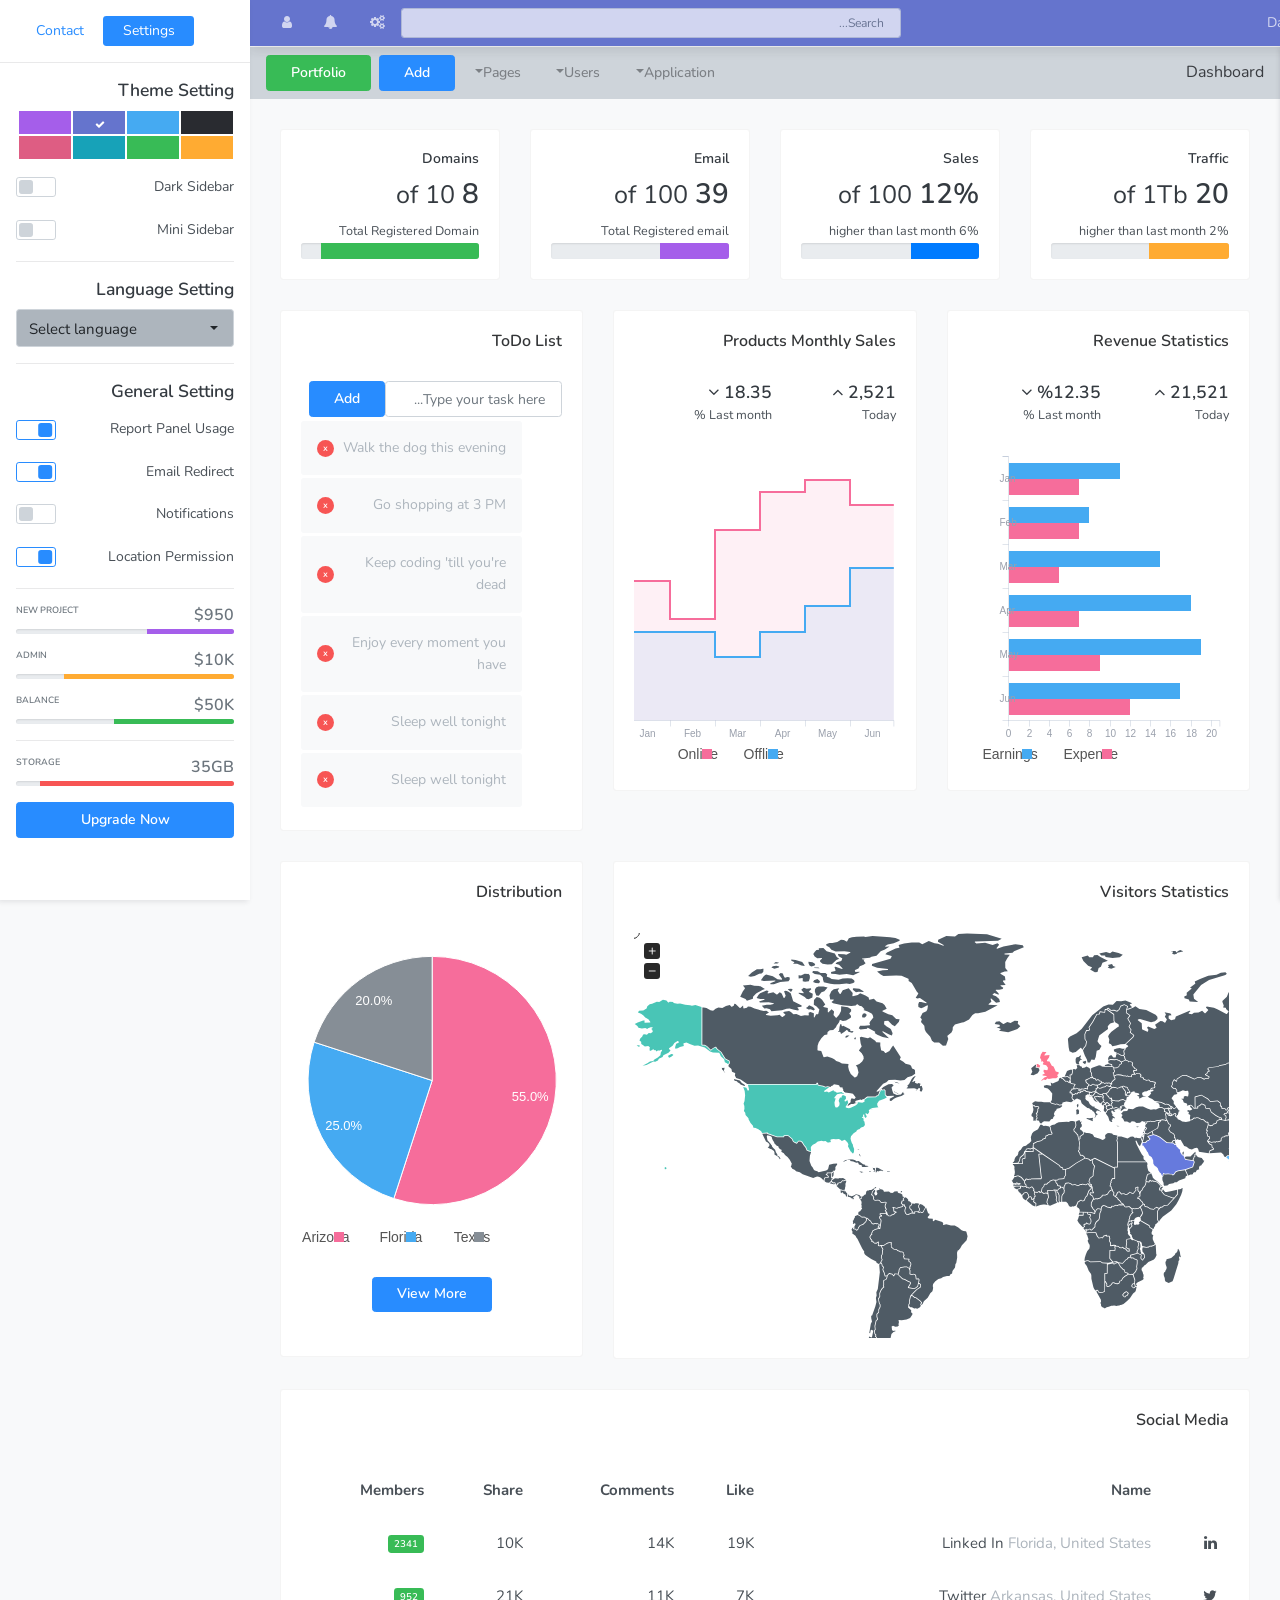
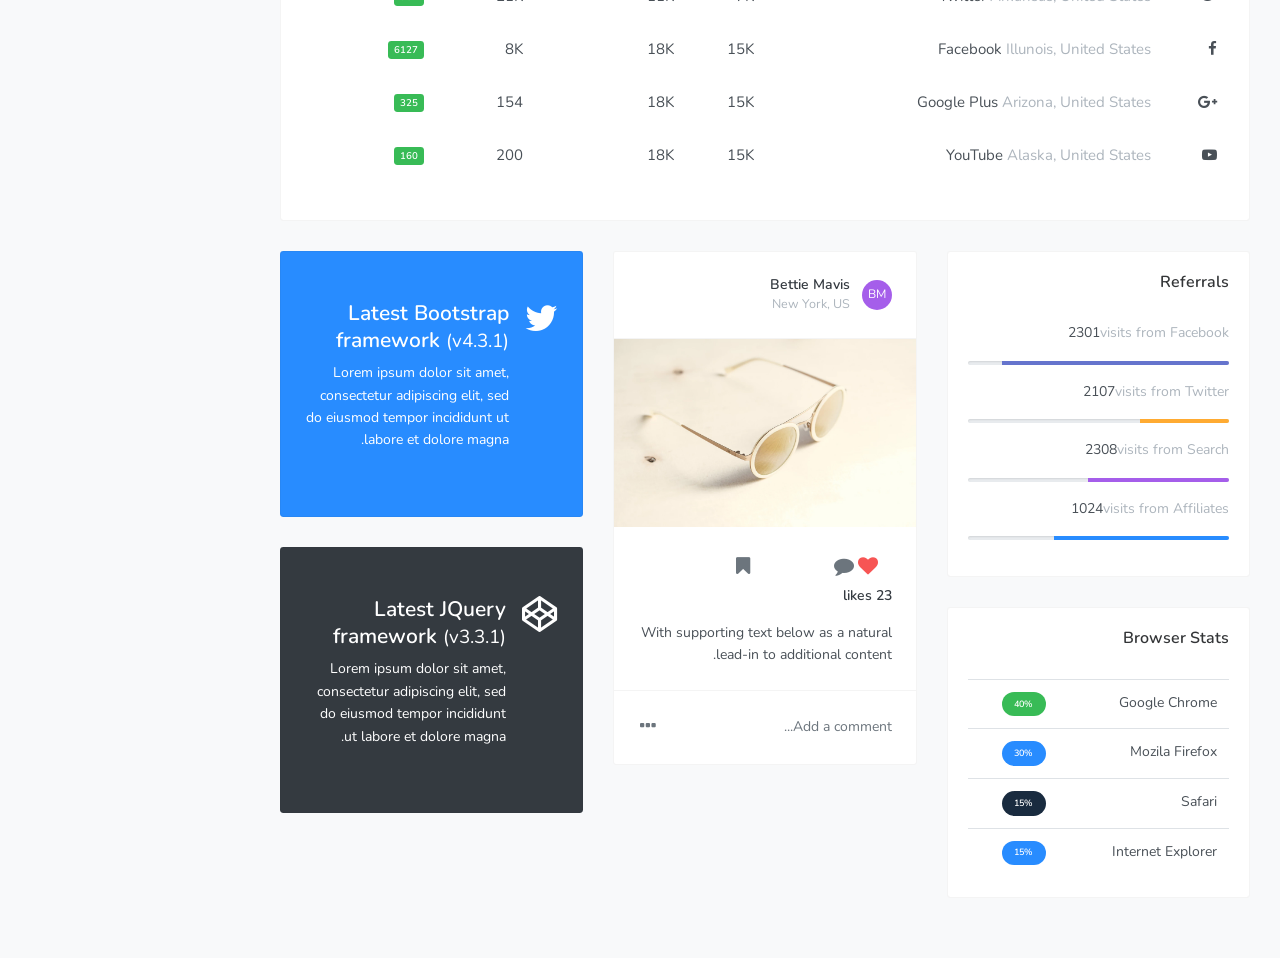
<file: public/admin/rtl/index.html>
<!DOCTYPE html>
<html lang="en">
<head>
<meta charset="utf-8">
<meta name="viewport" content="width=device-width, initial-scale=1, shrink-to-fit=no">
<meta name="description" content="">
<meta name="author" content="Webpixels">
<link rel="icon" href="favicon.ico" type="image/x-icon">
<title>:: BigBucket :: Home</title>

<link rel="stylesheet" href="../assets/vendor/themify-icons/themify-icons.css">
<link rel="stylesheet" href="../assets/vendor/fontawesome/css/font-awesome.min.css">

<link rel="stylesheet" href="../assets/vendor/charts-c3/plugin.css"/>
<link rel="stylesheet" href="../assets/vendor/jvectormap/jquery-jvectormap-2.0.3.css"/>
<link rel="stylesheet" href="../assets/css/main.css" type="text/css">
<link rel="stylesheet" href="../assets/css/rtl.css" type="text/css">
</head>
<body class="theme-indigo rtl">
<!-- Page Loader -->
<div class="page-loader-wrapper">
    <div class="loader">
        <div class="m-t-30"><img src="../assets/images/brand/icon_black.svg" width="48" height="48" alt="ArrOw"></div>
        <p>Please wait...</p>
    </div>
</div>

<nav class="navbar custom-navbar navbar-expand-lg py-2">
    <div class="container-fluid px-0">
        <a href="javascript:void(0);" class="menu_toggle"><i class="fa fa-align-left"></i></a>
        <a href="index.html" class="navbar-brand"><img src="../assets/images/brand/icon.svg" alt="BigBucket" /> <strong>Big</strong> Bucket</a>
        <div id="navbar_main">
            <ul class="navbar-nav ml-auto hidden-xs">
                <li class="nav-item page-header">
                <ul class="breadcrumb">
                    <li class="breadcrumb-item"><a href="index.html"><i class="fa fa-home"></i></a></li>
                    <li class="breadcrumb-item active">Dashboard</li>
                </ul>
                </li>
            </ul>
            <ul class="navbar-nav mr-auto">
                <li class="nav-item hidden-xs">
                    <form class="form-inline main_search">
                        <input class="form-control form-control-sm mr-sm-2" type="search" placeholder="Search..." aria-label="Search">
                    </form>
                </li>
                <li class="nav-item"><a class="nav-link nav-link-icon" href="javascript:void(0);"><i class="fa fa-cogs"></i></a></li>
                <li class="nav-item dropdown">
                    <a class="nav-link nav-link-icon" href="javascript:void(0);" id="navbar_1_dropdown_2" role="button" data-toggle="dropdown" aria-haspopup="true" aria-expanded="false"><i class="fa fa-bell"></i></a>
                    <div class="dropdown-menu dropdown-menu-left dropdown-menu-xl py-0">
                        <div class="py-3 px-3">
                            <h5 class="heading h6 mb-0">Notifications <span class="badge badge-pill badge-primary text-uppercase float-left">3</span></h5>
                        </div>
                        <div class="list-group">
                            <a href="javascript:void(0);" class="list-group-item list-group-item-action d-flex">
                                <div class="list-group-img"><span class="avatar bg-purple">JD</span></div>
                                <div class="list-group-content">
                                    <div class="list-group-heading">Johnyy Depp <small>10:05 PM</small></div>
                                    <p class="text-sm">Lorem ipsum dolor consectetur adipiscing eiusmod tempor</p>
                                </div>
                            </a>
                            <a href="javascript:void(0);" class="list-group-item list-group-item-action d-flex">
                                <div class="list-group-img"><span class="avatar bg-pink">TC</span></div>
                                <div class="list-group-content">
                                    <div class="list-group-heading">Tom Cruise <small>10:05 PM</small></div>
                                    <p class="text-sm">Lorem ipsum dolor sit amet consectetur eiusmod tempor</p>
                                </div>
                            </a>
                            <a href="javascript:void(0);" class="list-group-item list-group-item-action d-flex">
                                <div class="list-group-img"><span class="avatar bg-blue">WS</span></div>
                                <div class="list-group-content">
                                    <div class="list-group-heading">Will Smith <small>10:05 PM</small></div>
                                    <p class="text-sm">Lorem sit amet consectetur adipiscing eiusmod tempor</p>
                                </div>
                            </a>
                        </div>
                        <div class="py-3 text-center">
                            <a href="javascript:void(0);" class="link link-sm link--style-3">View all notifications</a>
                        </div>
                    </div>
                </li>
                <li class="nav-item dropdown">
                    <a class="nav-link nav-link-icon" href="javascript:void(0);" id="navbar_1_dropdown_3" role="button" data-toggle="dropdown" aria-haspopup="true" aria-expanded="false"><i class="fa fa-user"></i></a>
                    <div class="dropdown-menu dropdown-menu-left">
                        <h6 class="dropdown-header">User menu</h6>
                        <a class="dropdown-item" href="javascript:void(0);"><i class="fa fa-user text-primary"></i>My Profile</a>
                        <a class="dropdown-item" href="javascript:void(0);"><span class="float-left badge badge-success">$50K</span><i class="fa fa-briefcase text-primary"></i>My Balance</a>
                        <a class="dropdown-item" href="javascript:void(0);"><span class="float-left badge badge-warning">4</span><i class="fa fa-envelope text-primary"></i>Inbox</a>
                        <a class="dropdown-item" href="javascript:void(0);"><i class="fa fa-cog text-primary"></i>Settings</a>
                        <div class="dropdown-divider" role="presentation"></div>
                        <a class="dropdown-item" href="javascript:void(0);"><i class="fa fa-sign-out text-primary"></i>Sign out</a>
                    </div>
                </li>
            </ul>
        </div>
    </div>
</nav>

<div class="main_content" id="main-content">

    <div class="left_sidebar">
        <nav class="sidebar">
            <div class="user-info">
                <div class="image"><a href="javascript:void(0);"><img src="../assets/images/user.png" alt="User"></a></div>
                <div class="detail mt-3">
                    <h5 class="mb-0">Mike Thomas</h5>
                    <small>Admin</small>
                </div>
                <div class="social">
                    <a href="javascript:void(0);" title="facebook"><i class="ti-twitter-alt"></i></a>
                    <a href="javascript:void(0);" title="twitter"><i class="ti-linkedin"></i></a>
                    <a href="javascript:void(0);" title="instagram"><i class="ti-facebook"></i></a>
                </div>
            </div>
            <ul id="main-menu" class="metismenu">
                <li class="g_heading">Main</li>
                <li class="active"><a href="index.html"><i class="ti-home"></i><span>Dashboard</span></a></li>
                <li><a href="ui-elements.html"><i class="ti-vector"></i><span>UI Elements</span></a></li>
                <li class="g_heading">Application</li>
                <li><a href="app-calendar.html"><i class="ti-calendar"></i><span>Calendar</span></a></li>
                <li><a href="app-taskboard.html"><i class="ti-notepad"></i><span>TaskBoard</span></a></li>
                <li><a href="app-inbox.html"><i class="ti-email"></i><span>Inbox</span></a></li>
                <li><a href="app-chat.html"><i class="ti-comments"></i><span>Chat Apps</span></a></li>
                <li><a href="app-contact.html"><i class="ti-id-badge"></i><span>Contact List</span></a></li>
                <li><a href="widgets.html"><i class="ti-widget"></i><span>Widgets</span></a></li>

                <li class="g_heading">Chart, Froms & Elements</li>
                <li>
                    <a href="javascript:void(0)" class="has-arrow"><i class="ti-pie-chart"></i><span>Charts</span></a>
                    <ul>
                        <li><a href="chart-c3.html">C3 Chart</a></li>
                        <li><a href="chartsjs.html">Charts JS</a></li>
                        <li><a href="chart-flot.html">Flot Chart</a></li>
                        <li><a href="chart-knob.html">JQuery Knob</a></li>
                        <li><a href="chart-morris.html">Morris Chart</a></li>
                        <li><a href="chart-sparkline.html">Sparkline Chart</a></li>
                    </ul>
                </li>
                <li>
                    <a href="javascript:void(0)" class="has-arrow"><i class="ti-pencil-alt"></i><span>Forms</span></a>
                    <ul>
                        <li><a href="form-elements.html">Basic Elements</a></li>
                        <li><a href="form-advanced.html">Advanced Elements</a></li>
                        <li><a href="form-validation.html">Form Validation</a></li>
                        <li><a href="form-wizard.html">Form Wizard</a></li>
                        <li><a href="form-summernote.html">Summernote</a></li>
                        <li><a href="form-markdown.html">Markdown</a></li>
                    </ul>
                </li>
                <li>
                    <a href="javascript:void(0)" class="has-arrow"><i class="ti-view-list"></i><span>Tables</span></a>
                    <ul>
                        <li><a href="table-basic.html">Table Example</a></li>
                        <li><a href="table-normal.html">Table Normal</a></li>
                        <li><a href="table-datatable.html">Jquery Datatable</a></li>
                        <li><a href="table-editable.html">Table Editable</a></li>
                        <li><a href="table-color.html">Table Color</a></li>
                        <li><a href="table-filter.html">Table Filter</a></li>
                    </ul>
                </li>
                <li class="g_heading">Users</li>
                <li><a href="page-profile.html"><i class="ti-user"></i><span>Profile</span></a></li>
                <li><a href="page-timeline.html"><i class="ti-menu-alt"></i><span>Timeline</span></a></li>
                <li><a href="page-invoices.html"><i class="ti-file"></i><span>Invoices</span></a></li>
                <li class="g_heading">Authentication</li>
                <li class="open-top">
                    <a href="javascript:void(0)" class="has-arrow"><i class="ti-lock"></i><span>Authentication</span></a>
                    <ul>
                        <li><a class="dropdown-item" href="auth-login.html">Login</a></li>
                        <li><a class="dropdown-item" href="auth-register.html">Register</a></li>
                        <li><a class="dropdown-item" href="auth-forgot-password.html">Forgot password</a></li>
                        <li><a class="dropdown-item" href="auth-lock-screen.html">Lock Screen</a></li>
                    </ul>
                </li>
                <li class="open-top">
                    <a href="javascript:void(0)" class="has-arrow"><i class="ti-na"></i><span>Error Pages</span></a>
                    <ul>
                        <li><a class="dropdown-item" href="error-400.html">400 error</a></li>
                        <li><a class="dropdown-item" href="error-401.html">401 error</a></li>
                        <li><a class="dropdown-item" href="error-403.html">403 error</a></li>
                        <li><a class="dropdown-item" href="error-404.html">404 error</a></li>
                        <li><a class="dropdown-item" href="error-500.html">500 error</a></li>
                        <li><a class="dropdown-item" href="error-503.html">503 error</a></li>
                    </ul>
                </li>
                <li class="g_heading">Extra</li>
                <li class="open-top">
                    <a href="javascript:void(0)" class="has-arrow"><i class="ti-clipboard"></i><span>Pages</span></a>
                    <ul>
                        <li><a href="page-empty.html">Empty page</a></li>
                        <li><a href="page-pricing.html">Pricing cards</a>
                        <li><a href="page-search.html">Search Results</a></li>
                        <li><a href="page-testimonials.html">Testimonials</a></li>
                        <li><a href="page-maps.html">Maps</a></li>
                        <li><a href="page-icons.html">Icons</a></li>
                        <li><a href="page-carousel.html">Carousel</a></li>
                        <li><a href="page-gallery.html">Gallery</a></li>
                        <li><a href="page-lookup.html">Lookup</a></li>
                    </ul>
                </li>
                <li><a href="../docs/introduction.html"><i class="ti-file"></i><span>Documentation</span></a></li>
            </ul>            
        </nav>
    </div>

    <div class="right_sidebar">
        <div class="setting_div">
            <a href="javascript:void(0);" class="rightbar_btn"><i class="fa fa-cog fa-spin"></i></a>
        </div>        
        <ul class="nav nav-pills nav-fill flex-column flex-sm-row mx-3 my-3" id="myTab" role="tablist">
            <li class="nav-item"><a class="nav-link active" id="Settings-tab" data-toggle="tab" href="#Settings" role="tab" aria-controls="Settings" aria-selected="true">Settings</a></li>
            <li class="nav-item"><a class="nav-link" id="Contact-tab" data-toggle="tab" href="#Contact" role="tab" aria-controls="Contact" aria-selected="false">Contact</a></li>
        </ul>
        <hr>
        <div class="tab-content" id="myTabContent">
            <div class="tab-pane show active" id="Settings" role="tabpanel" aria-labelledby="Settings-tab">
                <div class="sidebar-scroll">
                    <div class="sidebar-widget px-3">
                        <h5>Theme Setting</h5>
                        <ul class="choose-skin list-unstyled">
                            <li data-theme="black"><div class="black"></div></li>
                            <li data-theme="azure"><div class="azure"></div></li>
                            <li data-theme="indigo" class="active"><div class="indigo"></div></li>
                            <li data-theme="purple"><div class="purple"></div></li>
                            <li data-theme="orange"><div class="orange"></div></li>
                            <li data-theme="green"><div class="green"></div></li>                                
                            <li data-theme="cyan"><div class="cyan"></div></li>
                            <li data-theme="blush"><div class="blush"></div></li>
                        </ul>
                        <ul class="setting-list list-unstyled mt-3">
                            <li>
                                <label class="custom-switch">
                                    <span class="custom-switch-description">Dark Sidebar</span>
                                    <label class="toggle-switch switch-sm mb-0">
                                        <input type="checkbox" class="switch-dark">
                                        <span class="toggle-switch-slider"></span>
                                    </label>
                                </label>
                            </li>
                            <li>
                                <label class="custom-switch">
                                    <span class="custom-switch-description">Mini Sidebar</span>
                                    <label class="toggle-switch switch-sm mb-0">
                                        <input type="checkbox" class="switch-sidebar">
                                        <span class="toggle-switch-slider"></span>
                                    </label>
                                </label>
                            </li>
                        </ul>
                        <hr>
                    </div>
                    <div class="sidebar-widget px-3">
                        <h5>Language Setting</h5>
                        <select class="selectpicker" title="Select language">
                            <option>English</option>
                            <option>Spanish</option>
                            <option>Chinese</option>
                            <option>Hindi</option>
                            <option>Arabic</option>
                        </select>
                        <hr>
                    </div>
                    <div class="sidebar-widget px-3">
                        <h5>General Setting</h5>
                        <ul class="setting-list list-unstyled mt-3">
                            <li>
                                <label class="custom-switch">
                                    <span class="custom-switch-description">Report Panel Usage</span>
                                    <label class="toggle-switch switch-sm mb-0">
                                        <input type="checkbox" checked>
                                        <span class="toggle-switch-slider"></span>
                                    </label>
                                </label>
                            </li>
                            <li>
                                <label class="custom-switch">
                                    <span class="custom-switch-description">Email Redirect</span>
                                    <label class="toggle-switch switch-sm mb-0">
                                        <input type="checkbox" checked>
                                        <span class="toggle-switch-slider"></span>
                                    </label>
                                </label>
                            </li>
                            <li>
                                <label class="custom-switch">
                                    <span class="custom-switch-description">Notifications</span>
                                    <label class="toggle-switch switch-sm mb-0">
                                        <input type="checkbox">
                                        <span class="toggle-switch-slider"></span>
                                    </label>
                                </label>       
                            </li>
                            <li>
                                <label class="custom-switch">
                                    <span class="custom-switch-description">Location Permission</span>
                                    <label class="toggle-switch switch-sm mb-0">
                                        <input type="checkbox" checked>
                                        <span class="toggle-switch-slider"></span>
                                    </label>
                                </label> 
                            </li>
                        </ul>
                        <hr>
                    </div>
                    <div class="sidebar-widget px-3">
                        <div class="progress-wrapper">
                            <h4 class="progress-label text-uppercase">New Project</h4>
                            <h4 class="progress-percentage text-uppercase">$950</h4>
                            <div class="progress" style="height: 5px;">
                                <div class="progress-bar bg-purple" role="progressbar" aria-valuenow="40" aria-valuemin="0" aria-valuemax="100" style="width: 40%;"></div>
                            </div>
                        </div>
                        <div class="progress-wrapper">
                            <h4 class="progress-label text-uppercase"> Admin</h4>
                            <h4 class="progress-percentage text-uppercase">$10k</h4>
                            <div class="progress" style="height: 5px;">
                                <div class="progress-bar bg-orange" role="progressbar" aria-valuenow="78" aria-valuemin="0" aria-valuemax="100" style="width: 78%;"></div>
                            </div>
                        </div>
                        <div class="progress-wrapper">
                            <h4 class="progress-label text-uppercase">Balance</h4>
                            <h4 class="progress-percentage text-uppercase">$50k</h4>
                            <div class="progress" style="height: 5px;">
                                <div class="progress-bar bg-green" role="progressbar" aria-valuenow="55" aria-valuemin="0" aria-valuemax="100" style="width: 55%;"></div>
                            </div>
                        </div>
                        <hr>
                        <div class="progress-wrapper">
                            <h4 class="progress-label text-uppercase">Storage</h4>
                            <h4 class="progress-percentage text-uppercase">35GB</h4>
                            <div class="progress" style="height: 5px;">
                                <div class="progress-bar bg-red" role="progressbar" aria-valuenow="89" aria-valuemin="0" aria-valuemax="100" style="width: 89%;"></div>
                            </div>
                        </div>
                        <button type="button" class="btn btn-primary btn-block btn-animated btn-animated-x">
                            <span class="btn-inner--visible">Upgrade Now</span>
                            <span class="btn-inner--hidden"><i class="fas fa-arrow-right"></i></span>
                        </button>
                    </div>                    
                </div>
            </div>
            <div class="tab-pane" id="Contact" role="tabpanel" aria-labelledby="Contact-tab">
                <div class="sidebar-widget px-3">
                    <ul class="list-unstyled contact-list">
                        <li class="d-flex align-items-center">
                            <span class="contact-img">
                                <img src="../assets/images/xs/avatar1.jpg" class="rounded" alt="">
                            </span>
                            <h4 class="contact-name">Vincent Porter <span class="d-block">London UK</span></h4>
                            <div class="action">
                                <a href="javascript:void(0);" class="btn btn-sm btn-outline-primary"><i class="fab fa-skype"></i></a>
                                <a href="javascript:void(0);" class="btn btn-sm btn-outline-primary"><i class="fa fa-envelope"></i></a>
                            </div>
                        </li>
                        <li class="d-flex align-items-center">
                            <span class="contact-img">
                                <img src="../assets/images/xs/avatar2.jpg" class="rounded" alt="">
                            </span>
                            <h4 class="contact-name">Mike Thomas <span class="d-block">London UK</span></h4>
                            <div class="action">
                                <a href="javascript:void(0);" class="btn btn-sm btn-outline-primary"><i class="fab fa-skype"></i></a>
                                <a href="javascript:void(0);" class="btn btn-sm btn-outline-primary"><i class="fa fa-envelope"></i></a>
                            </div>
                        </li>
                        <li class="d-flex align-items-center">
                            <span class="contact-img">
                                <img src="../assets/images/xs/avatar3.jpg" class="rounded" alt="">
                            </span>
                            <h4 class="contact-name">Aiden Chavaz</h4>
                            <div class="action">
                                <a href="javascript:void(0);" class="btn btn-sm btn-outline-primary"><i class="fab fa-skype"></i></a>
                                <a href="javascript:void(0);" class="btn btn-sm btn-outline-primary"><i class="fa fa-envelope"></i></a>
                            </div>
                        </li>
                        <li class="d-flex align-items-center">
                            <span class="contact-img">
                                <img src="../assets/images/xs/avatar4.jpg" class="rounded" alt="">
                            </span>
                            <h4 class="contact-name">Vincent Porter <span class="d-block">Miami USA</span></h4>
                            <div class="action">
                                <a href="javascript:void(0);" class="btn btn-sm btn-outline-primary"><i class="fab fa-skype"></i></a>
                                <a href="javascript:void(0);" class="btn btn-sm btn-outline-primary"><i class="fa fa-envelope"></i></a>
                            </div>
                        </li>
                        <li class="d-flex align-items-center">
                            <span class="contact-img">
                                <img src="../assets/images/xs/avatar5.jpg" class="rounded" alt="">
                            </span>
                            <h4 class="contact-name">Mike Thomas <span class="d-block">Neyyork USA</span></h4>
                            <div class="action">
                                <a href="javascript:void(0);" class="btn btn-sm btn-outline-primary"><i class="fab fa-skype"></i></a>
                                <a href="javascript:void(0);" class="btn btn-sm btn-outline-primary"><i class="fa fa-envelope"></i></a>
                            </div>
                        </li>
                        <li class="d-flex align-items-center">
                            <span class="contact-img">
                                <img src="../assets/images/xs/avatar6.jpg" class="rounded" alt="">
                            </span>
                            <h4 class="contact-name">Aiden Chavaz</h4>
                            <div class="action">
                                <a href="javascript:void(0);" class="btn btn-sm btn-outline-primary"><i class="fab fa-skype"></i></a>
                                <a href="javascript:void(0);" class="btn btn-sm btn-outline-primary"><i class="fa fa-envelope"></i></a>
                            </div>
                        </li>
                        <li class="d-flex align-items-center">
                            <span class="contact-img">
                                <img src="../assets/images/xs/avatar7.jpg" class="rounded" alt="">
                            </span>
                            <h4 class="contact-name">Mike Thomas <span class="d-block">New Delhi IND</span></h4>
                            <div class="action">
                                <a href="javascript:void(0);" class="btn btn-sm btn-outline-primary"><i class="fab fa-skype"></i></a>
                                <a href="javascript:void(0);" class="btn btn-sm btn-outline-primary"><i class="fa fa-envelope"></i></a>
                            </div>
                        </li>
                        <li class="d-flex align-items-center">
                            <span class="contact-img">
                                <img src="../assets/images/xs/avatar8.jpg" class="rounded" alt="">
                            </span>
                            <h4 class="contact-name">Aiden Chavaz</h4>
                            <div class="action">
                                <a href="javascript:void(0);" class="btn btn-sm btn-outline-primary"><i class="fab fa-skype"></i></a>
                                <a href="javascript:void(0);" class="btn btn-sm btn-outline-primary"><i class="fa fa-envelope"></i></a>
                            </div>
                        </li>
                    </ul>
                </div>
            </div>
        </div>
    </div>

    <div class="page">
        <nav class="navbar navbar-expand-lg navbar-light bg-light">
            <a class="navbar-brand" href="javascript:void(0);">Dashboard</a>
            <button class="navbar-toggler" type="button" data-toggle="collapse" data-target="#navbarSupportedContent" aria-controls="navbarSupportedContent" aria-expanded="false" aria-label="Toggle navigation">
                <i class="fa fa-align-justify"></i>
            </button>
            
            <div class="collapse navbar-collapse" id="navbarSupportedContent">
                <ul class="navbar-nav mr-auto">                        
                    <li class="nav-item dropdown">
                        <a class="nav-link dropdown-toggle" href="javascript:void(0);" role="button" data-toggle="dropdown" aria-haspopup="true" aria-expanded="false">Application</a>
                        <div class="dropdown-menu">
                            <a class="dropdown-item" href="javascript:void(0);">Inbox</a>
                            <div class="dropdown-divider"></div>
                            <a class="dropdown-item" href="javascript:void(0);">Calendar</a>
                            <a class="dropdown-item" href="javascript:void(0);">TaskBoard</a>
                            <a class="dropdown-item" href="javascript:void(0);">Chat App</a>
                            <a class="dropdown-item" href="javascript:void(0);">Contacts</a>
                        </div>
                    </li>
                    <li class="nav-item dropdown">
                        <a class="nav-link dropdown-toggle" href="javascript:void(0);" role="button" data-toggle="dropdown" aria-haspopup="true" aria-expanded="false">Users</a>
                        <div class="dropdown-menu">
                            <a class="dropdown-item" href="javascript:void(0);">Profile</a>
                            <div class="dropdown-divider"></div>
                            <a class="dropdown-item" href="javascript:void(0);">Timeline</a>
                            <a class="dropdown-item" href="javascript:void(0);">Invoices</a>
                        </div>
                    </li>
                    <li class="nav-item dropdown">
                        <a class="nav-link dropdown-toggle" href="javascript:void(0);" role="button" data-toggle="dropdown" aria-haspopup="true" aria-expanded="false">Pages</a>
                        <div class="dropdown-menu">
                            <a class="dropdown-item" href="javascript:void(0);">Stater page</a>
                            <div class="dropdown-divider"></div>
                            <a class="dropdown-item" href="javascript:void(0);">Pricing</a>
                            <a class="dropdown-item" href="javascript:void(0);">Search</a>
                            <a class="dropdown-item" href="javascript:void(0);">Testimonials</a>
                            <a class="dropdown-item" href="javascript:void(0);">Map</a>
                            <a class="dropdown-item" href="javascript:void(0);">Icon</a>
                            <a class="dropdown-item" href="javascript:void(0);">Carousel</a>
                            <a class="dropdown-item" href="javascript:void(0);">Gallery</a>
                            <a class="dropdown-item" href="javascript:void(0);">Lookup</a>
                        </div>
                    </li>
                </ul>
                <form class="form-inline my-2 my-lg-0">
                    <button type="button" class="btn btn-primary">Add</button>
                    <a href="https://themeforest.net/user/wrraptheme/portfolio" title="Portfolio" class="btn btn-success mr-2">Portfolio</a>
                </form>
            </div>
        </nav>
        <div class="container-fluid">
            <div class="row clearfix">
                <div class="col-lg-3 col-md-6 col-sm-12">
                    <div class="card widget_2 big_icon traffic">
                        <div class="body">
                            <h6>Traffic</h6>
                            <h2>20 <small class="info">of 1Tb</small></h2>
                            <small>2% higher than last month</small>
                            <div class="progress mb-0">
                                <div class="progress-bar bg-orange" role="progressbar" aria-valuenow="45" aria-valuemin="0" aria-valuemax="100" style="width: 45%;"></div>
                            </div>
                        </div>
                    </div>
                </div>
                <div class="col-lg-3 col-md-6 col-sm-12">
                    <div class="card widget_2 big_icon sales">
                        <div class="body">
                            <h6>Sales</h6>
                            <h2>12% <small class="info">of 100</small></h2>
                            <small>6% higher than last month</small>
                            <div class="progress mb-0">
                                <div class="progress-bar bg-blue" role="progressbar" aria-valuenow="38" aria-valuemin="0" aria-valuemax="100" style="width: 38%;"></div>
                            </div>
                        </div>
                    </div>
                </div>
                <div class="col-lg-3 col-md-6 col-sm-12">
                    <div class="card widget_2 big_icon email">
                        <div class="body">
                            <h6>Email</h6>
                            <h2>39 <small class="info">of 100</small></h2>
                            <small>Total Registered email</small>
                            <div class="progress mb-0">
                                <div class="progress-bar bg-purple" role="progressbar" aria-valuenow="39" aria-valuemin="0" aria-valuemax="100" style="width: 39%;"></div>
                            </div>
                        </div>
                    </div>
                </div>
                <div class="col-lg-3 col-md-6 col-sm-12">
                    <div class="card widget_2 big_icon domains">
                        <div class="body">
                            <h6>Domains</h6>
                            <h2>8 <small class="info">of 10</small></h2>
                            <small>Total Registered Domain</small>
                            <div class="progress mb-0">
                                <div class="progress-bar bg-green" role="progressbar" aria-valuenow="89" aria-valuemin="0" aria-valuemax="100" style="width: 89%;"></div>
                            </div>
                        </div>
                    </div>
                </div>
            </div>
            <div class="row clearfix">
                <div class="col-xl-4 col-lg-12 col-md-12">
                    <div class="card">
                        <div class="header">
                            <h2>Revenue Statistics</h2>
                        </div>
                        <div class="body">
                            <div class="d-flex bd-highlight mb-4">
                                <div class="flex-fill bd-highlight">
                                    <h5 class="mb-0">21,521 <i class="fa fa-angle-up"></i></h5>
                                    <small>Today</small>
                                </div>
                                <div class="flex-fill bd-highlight">
                                    <h5 class="mb-0">%12.35 <i class="fa fa-angle-down"></i></h5>
                                    <small>Last month %</small>
                                </div>
                            </div>
                            <div id="chart-bar-rotated" class="c3_chart"></div>
                        </div>
                    </div>
                </div>
                <div class="col-xl-4 col-lg-6 col-md-6">
                    <div class="card">
                        <div class="header">
                            <h2>Products Monthly Sales</h2>
                        </div>
                        <div class="body">
                            <div class="d-flex bd-highlight mb-4">
                                <div class="flex-fill bd-highlight">
                                    <h5 class="mb-0">2,521 <i class="fa fa-angle-up"></i></h5>
                                    <small>Today</small>
                                </div>
                                <div class="flex-fill bd-highlight">
                                    <h5 class="mb-0">18.35 <i class="fa fa-angle-down"></i></h5>
                                    <small>Last month %</small>
                                </div>
                            </div>
                            <div id="chart-area-step" class="c3_chart"></div>
                        </div>
                    </div>
                </div>
                <div class="col-xl-4 col-lg-6 col-md-6">
                    <div class="card">
                        <div class="header">
                            <h2>ToDo List</h2>
                        </div>
                        <div class="body todo_list">
                            <div class="form-group d-flex mb-1">
                                <div class="input-group">
                                    <input type="text" class="form-control" placeholder="Type your task here...">
                                </div>
                                <button class="btn btn-primary ml-2" type="button" id="button-addon2">Add</button>
                            </div>
                            <ul class="list-group">
                                <li class="list-group-item d-flex justify-content-between align-items-center">
                                    Walk the dog this evening
                                    <span class="badge badge-primary badge-pill">x</span>
                                </li>
                                <li class="list-group-item d-flex justify-content-between align-items-center">
                                    Go shopping at 3 PM
                                    <span class="badge badge-primary badge-pill">x</span>
                                </li>
                                <li class="list-group-item d-flex justify-content-between align-items-center">
                                    Keep coding 'till you're dead
                                    <span class="badge badge-primary badge-pill">x</span>
                                </li>
                                <li class="list-group-item d-flex justify-content-between align-items-center">
                                    Enjoy every moment you have
                                    <span class="badge badge-primary badge-pill">x</span>
                                </li>
                                <li class="list-group-item d-flex justify-content-between align-items-center">
                                    Sleep well tonight
                                    <span class="badge badge-primary badge-pill">x</span>
                                </li>
                                <li class="list-group-item d-flex justify-content-between align-items-center">
                                    Sleep well tonight
                                    <span class="badge badge-primary badge-pill">x</span>
                                </li>
                            </ul>
                        </div>
                    </div>
                </div>
            </div>
            <div class="row clearfix">
                <div class="col-md-12 col-lg-8">
                    <div class="card">
                        <div class="header">
                            <h2>Visitors Statistics</h2>
                        </div>
                        <div class="body">
                            <div id="world-map-markers" class="jvector-map" style="height: 405px;"></div>
                        </div>
                    </div>
                </div>
                <div class="col-lg-4 col-md-12">
                    <div class="card">
                        <div class="header">
                            <h2>Distribution</h2>
                        </div>
                        <div class="body text-center">
                            <div id="chart-pie" class="c3_chart d_distribution"></div>
                            <button class="btn btn-primary mt-4 mb-4">View More</button>                            
                        </div>
                    </div>
                </div>
            </div>
            <div class="row clearfix">
                <div class="col-sm-12">
                    <div class="card">
                        <div class="header">
                            <h2>Social Media</h2>
                        </div>
                        <div class="body">
                            <div class="table-responsive">
                                <table class="table table-hover c_table">
                                    <thead>
                                        <tr>
                                            <th></th>
                                            <th>Name</th>
                                            <th>Like</th>
                                            <th>Comments</th>
                                            <th>Share</th>
                                            <th>Members</th>
                                        </tr>
                                    </thead>
                                    <tbody>
                                        <tr>
                                            <td><i class="fa fa-linkedin"></i>
                                            </td>
                                            <td>
                                                <span class="">Linked In</span>
                                                <span class="text-muted">Florida, United States</span>
                                            </td>
                                            <td>19K</td>
                                            <td>14K</td>
                                            <td>10K</td>
                                            <td>
                                                <span class="badge badge-success">2341</span>
                                            </td>
                                        </tr>
                                        <tr>
                                            <td><i class="fa fa-twitter"></i>
                                            </td>
                                            <td><span class="list-name">Twitter</span>
                                                <span class="text-muted">Arkansas, United States</span>
                                            </td>
                                            <td>7K</td>
                                            <td>11K</td>
                                            <td>21K</td>
                                            <td>
                                                <span class="badge badge-success">952</span>
                                            </td>
                                        </tr>
                                        <tr>
                                            <td><i class="fa fa-facebook"></i>
                                            </td>
                                            <td><span class="list-name">Facebook</span>
                                                <span class="text-muted">Illunois, United States</span>
                                            </td>
                                            <td>15K</td>
                                            <td>18K</td>
                                            <td>8K</td>
                                            <td>
                                                <span class="badge badge-success">6127</span>
                                            </td>
                                        </tr>
                                        <tr>
                                            <td><i class="fa fa-google-plus"></i>
                                            </td>
                                            <td><span class="list-name">Google Plus</span>
                                                <span class="text-muted">Arizona, United States</span>
                                            </td>
                                            <td>15K</td>
                                            <td>18K</td>
                                            <td>154</td>
                                            <td>
                                                <span class="badge badge-success">325</span>
                                            </td>
                                        </tr>
                                        <tr>
                                            <td><i class="fa fa-youtube-play"></i>
                                            </td>
                                            <td><span class="list-name">YouTube</span>
                                                <span class="text-muted">Alaska, United States</span>
                                            </td>
                                            <td>15K</td>
                                            <td>18K</td>
                                            <td>200</td>
                                            <td>
                                                <span class="badge badge-success">160</span>
                                            </td>
                                        </tr>
                                    </tbody>
                                </table>
                            </div>
                        </div>
                    </div>
                </div>
            </div>
            <div class="row clearfix">
                <div class="col-lg-4">
                    <div class="card">
                        <div class="header">
                            <h2>Referrals</h2>
                        </div>
                        <div class="body">
                            <ul class="list-unstyled list-referrals">
                                <li>
                                    <p><span class="value">2301</span><span class="text-muted float-right">visits from Facebook</span></p>
                                    <div class="progress progress-xs">
                                        <div class="progress-bar bg-indigo" data-transitiongoal="87" aria-valuenow="87" role="progressbar" style="width: 87%;"></div>
                                    </div>
                                </li>
                                <li>
                                    <p><span class="value">2107</span><span class="text-muted float-right">visits from Twitter</span></p>
                                    <div class="progress progress-xs">
                                        <div class="progress-bar bg-orange" data-transitiongoal="34" aria-valuenow="34" role="progressbar" style="width: 34%;"></div>
                                    </div>
                                </li>                                
                                <li>
                                    <p><span class="value">2308</span><span class="text-muted float-right">visits from Search</span></p>
                                    <div class="progress progress-xs">
                                        <div class="progress-bar bg-purple" data-transitiongoal="54" aria-valuenow="54" role="progressbar" style="width: 54%;"></div>
                                    </div>
                                </li>
                                <li>
                                    <p><span class="value">1024</span><span class="text-muted float-right">visits from Affiliates</span></p>
                                    <div class="progress progress-xs">
                                        <div class="progress-bar" data-transitiongoal="67" aria-valuenow="67" role="progressbar" style="width: 67%;"></div>
                                    </div>
                                </li>
                            </ul>
                        </div>
                    </div>
                    <div class="card">
                        <div class="header">
                            <h2>Browser Stats</h2>
                        </div>
                        <div class="body">
                            <table class="table mb-0">
                                <tbody>
                                    <tr>
                                        <td>Google Chrome</td>
                                        <td class="align-right"><span class="badge badge-lg badge-pill badge-success text-uppercase">40%</span></td>
                                    </tr>
                                    <tr>
                                        <td>Mozila Firefox</td>
                                        <td class="align-right"><span class="badge badge-lg badge-pill badge-primary text-uppercase">30%</span></td>
                                    </tr>
                                    <tr>
                                        <td>Safari</td>
                                        <td class="align-right"><span class="badge badge-lg badge-pill badge-tertiary text-uppercase">15%</span></td>
                                    </tr>
                                    <tr>
                                        <td>Internet Explorer</td>
                                        <td class="align-right"><span class="badge badge-lg badge-pill badge-primary text-uppercase">15%</span></td>
                                    </tr>                            
                                </tbody>
                            </table>
                        </div>
                    </div>
                </div>
                <div class="col-lg-4">
                    <div class="card">
                        <div class="card-header py-4">
                            <div class="d-flex align-items-center">
                                <span class="avatar avatar-sm bg-purple">BM</span>
                                <div class="avatar-content">
                                    <h5 class="h6 mb-0">Bettie Mavis</h5>
                                    <small class="d-block text-muted">New York, US</small>    
                                </div>
                            </div>
                        </div>
                        <div class="card-image">
                            <img src="../assets/images/image-gallery/5.jpg" alt="" class="img-fluid">
                        </div>
                        <div class="card-body">
                            <div class="row mb-1">
                                <div class="col">
                                    <div class="card-icon-actions card-icon-actions-lg">
                                        <a href="javascript:void(0);" class="love active"><i class="fa fa-heart"></i></a>
                                        <a href="javascript:void(0);"><i class="fa fa-comment"></i></a>
                                    </div>
                                </div>
                                <div class="col">
                                    <div class="card-icon-actions card-icon-actions-lg text-right">
                                        <a href="javascript:void(0);"><i class="fa fa-bookmark"></i></a>
                                    </div>
                                </div>
                            </div>
                            <h6 class="heading h6 mb-3">23 likes</h6>
                            <p class="card-text">With supporting text below as a natural lead-in to additional content.</p>
                        </div>
                        <div class="card-footer">
                            <div class="row ">
                                <div class="col-10">
                                    <form class="card-comment-box">
                                        <textarea rows="1" class="form-control" placeholder="Add a comment..."></textarea>
                                    </form>
                                </div>
                                <div class="col-2 text-right">
                                    <div class="card-icon-actions card-icon-actions-lg">
                                        <a href="javascript:void(0);" data-toggle="dropdown" aria-expanded="false">
                                            <i class="fa fa-ellipsis-h"></i>
                                        </a>
                                        <div class="dropdown-menu py-0 text-center">
                                            <a class="dropdown-item" href="javascript:void(0);">Got to post</a>
                                            <a class="dropdown-item" href="javascript:void(0);">Repost inappropriate</a>
                                            <a class="dropdown-item" href="javascript:void(0);">Embed</a>
                                            <a class="dropdown-item" href="javascript:void(0);">Cancel</a>
                                        </div>
                                    </div>
                                </div>
                            </div>
                        </div>
                    </div>
                </div>
                <div class="col-lg-4">
                    <div class="card bg-primary">
                        <div class="card-body py-5">
                            <div class="d-flex align-items-start">
                                <div class="icon icon-lg">
                                    <i class="fa fa-twitter text-white"></i>
                                </div>
                                <div class="icon-text">
                                    <h4 class="heading text-white">Latest Bootstrap framework <small>(v4.3.1)</small></h4>
                                    <p class="text-white">Lorem ipsum dolor sit amet, consectetur adipiscing elit, sed do eiusmod tempor incididunt ut labore et dolore magna.</p>
                                </div>
                            </div>
                        </div>
                    </div>
                    <div class="card bg-dark">
                        <div class="card-body py-5">
                            <div class="d-flex align-items-start">
                                <div class="icon icon-lg">
                                    <i class="fa fa-codepen text-white"></i>
                                </div>
                                <div class="icon-text">
                                    <h4 class="heading text-white">Latest JQuery framework <small>(v3.3.1)</small></h4>
                                    <p class="text-white">Lorem ipsum dolor sit amet, consectetur adipiscing elit, sed do eiusmod tempor incididunt ut labore et dolore magna.</p>
                                </div>
                            </div>
                        </div>
                    </div>
                </div>
            </div>
        </div>
    </div>    
</div>

<!-- Core -->
<script src="../assets/bundles/libscripts.bundle.js"></script>
<script src="../assets/bundles/vendorscripts.bundle.js"></script>

<script src="../assets/bundles/c3.bundle.js"></script>
<script src="../assets/bundles/jvectormap.bundle.js"></script> <!-- JVectorMap Plugin Js -->

<script src="../assets/js/theme.js"></script>
<script src="../assets/js/pages/index.js"></script>
<script src="../assets/js/pages/todo-js.js"></script>
</body>
</html>
</file>
<file: public/admin/assets/vendor/themify-icons/themify-icons.css>
@font-face {
	font-family: 'themify';
	src:url('fonts/themify.eot?-fvbane');
	src:url('fonts/themify.eot?#iefix-fvbane') format('embedded-opentype'),
		url('fonts/themify.woff?-fvbane') format('woff'),
		url('fonts/themify.ttf?-fvbane') format('truetype'),
		url('fonts/themify.svg?-fvbane#themify') format('svg');
	font-weight: normal;
	font-style: normal;
}

[class^="ti-"], [class*=" ti-"] {
	font-family: 'themify';
	speak: none;
	font-style: normal;
	font-weight: normal;
	font-variant: normal;
	text-transform: none;
	line-height: 1;

	/* Better Font Rendering =========== */
	-webkit-font-smoothing: antialiased;
	-moz-osx-font-smoothing: grayscale;
}

.ti-wand:before {
	content: "\e600";
}
.ti-volume:before {
	content: "\e601";
}
.ti-user:before {
	content: "\e602";
}
.ti-unlock:before {
	content: "\e603";
}
.ti-unlink:before {
	content: "\e604";
}
.ti-trash:before {
	content: "\e605";
}
.ti-thought:before {
	content: "\e606";
}
.ti-target:before {
	content: "\e607";
}
.ti-tag:before {
	content: "\e608";
}
.ti-tablet:before {
	content: "\e609";
}
.ti-star:before {
	content: "\e60a";
}
.ti-spray:before {
	content: "\e60b";
}
.ti-signal:before {
	content: "\e60c";
}
.ti-shopping-cart:before {
	content: "\e60d";
}
.ti-shopping-cart-full:before {
	content: "\e60e";
}
.ti-settings:before {
	content: "\e60f";
}
.ti-search:before {
	content: "\e610";
}
.ti-zoom-in:before {
	content: "\e611";
}
.ti-zoom-out:before {
	content: "\e612";
}
.ti-cut:before {
	content: "\e613";
}
.ti-ruler:before {
	content: "\e614";
}
.ti-ruler-pencil:before {
	content: "\e615";
}
.ti-ruler-alt:before {
	content: "\e616";
}
.ti-bookmark:before {
	content: "\e617";
}
.ti-bookmark-alt:before {
	content: "\e618";
}
.ti-reload:before {
	content: "\e619";
}
.ti-plus:before {
	content: "\e61a";
}
.ti-pin:before {
	content: "\e61b";
}
.ti-pencil:before {
	content: "\e61c";
}
.ti-pencil-alt:before {
	content: "\e61d";
}
.ti-paint-roller:before {
	content: "\e61e";
}
.ti-paint-bucket:before {
	content: "\e61f";
}
.ti-na:before {
	content: "\e620";
}
.ti-mobile:before {
	content: "\e621";
}
.ti-minus:before {
	content: "\e622";
}
.ti-medall:before {
	content: "\e623";
}
.ti-medall-alt:before {
	content: "\e624";
}
.ti-marker:before {
	content: "\e625";
}
.ti-marker-alt:before {
	content: "\e626";
}
.ti-arrow-up:before {
	content: "\e627";
}
.ti-arrow-right:before {
	content: "\e628";
}
.ti-arrow-left:before {
	content: "\e629";
}
.ti-arrow-down:before {
	content: "\e62a";
}
.ti-lock:before {
	content: "\e62b";
}
.ti-location-arrow:before {
	content: "\e62c";
}
.ti-link:before {
	content: "\e62d";
}
.ti-layout:before {
	content: "\e62e";
}
.ti-layers:before {
	content: "\e62f";
}
.ti-layers-alt:before {
	content: "\e630";
}
.ti-key:before {
	content: "\e631";
}
.ti-import:before {
	content: "\e632";
}
.ti-image:before {
	content: "\e633";
}
.ti-heart:before {
	content: "\e634";
}
.ti-heart-broken:before {
	content: "\e635";
}
.ti-hand-stop:before {
	content: "\e636";
}
.ti-hand-open:before {
	content: "\e637";
}
.ti-hand-drag:before {
	content: "\e638";
}
.ti-folder:before {
	content: "\e639";
}
.ti-flag:before {
	content: "\e63a";
}
.ti-flag-alt:before {
	content: "\e63b";
}
.ti-flag-alt-2:before {
	content: "\e63c";
}
.ti-eye:before {
	content: "\e63d";
}
.ti-export:before {
	content: "\e63e";
}
.ti-exchange-vertical:before {
	content: "\e63f";
}
.ti-desktop:before {
	content: "\e640";
}
.ti-cup:before {
	content: "\e641";
}
.ti-crown:before {
	content: "\e642";
}
.ti-comments:before {
	content: "\e643";
}
.ti-comment:before {
	content: "\e644";
}
.ti-comment-alt:before {
	content: "\e645";
}
.ti-close:before {
	content: "\e646";
}
.ti-clip:before {
	content: "\e647";
}
.ti-angle-up:before {
	content: "\e648";
}
.ti-angle-right:before {
	content: "\e649";
}
.ti-angle-left:before {
	content: "\e64a";
}
.ti-angle-down:before {
	content: "\e64b";
}
.ti-check:before {
	content: "\e64c";
}
.ti-check-box:before {
	content: "\e64d";
}
.ti-camera:before {
	content: "\e64e";
}
.ti-announcement:before {
	content: "\e64f";
}
.ti-brush:before {
	content: "\e650";
}
.ti-briefcase:before {
	content: "\e651";
}
.ti-bolt:before {
	content: "\e652";
}
.ti-bolt-alt:before {
	content: "\e653";
}
.ti-blackboard:before {
	content: "\e654";
}
.ti-bag:before {
	content: "\e655";
}
.ti-move:before {
	content: "\e656";
}
.ti-arrows-vertical:before {
	content: "\e657";
}
.ti-arrows-horizontal:before {
	content: "\e658";
}
.ti-fullscreen:before {
	content: "\e659";
}
.ti-arrow-top-right:before {
	content: "\e65a";
}
.ti-arrow-top-left:before {
	content: "\e65b";
}
.ti-arrow-circle-up:before {
	content: "\e65c";
}
.ti-arrow-circle-right:before {
	content: "\e65d";
}
.ti-arrow-circle-left:before {
	content: "\e65e";
}
.ti-arrow-circle-down:before {
	content: "\e65f";
}
.ti-angle-double-up:before {
	content: "\e660";
}
.ti-angle-double-right:before {
	content: "\e661";
}
.ti-angle-double-left:before {
	content: "\e662";
}
.ti-angle-double-down:before {
	content: "\e663";
}
.ti-zip:before {
	content: "\e664";
}
.ti-world:before {
	content: "\e665";
}
.ti-wheelchair:before {
	content: "\e666";
}
.ti-view-list:before {
	content: "\e667";
}
.ti-view-list-alt:before {
	content: "\e668";
}
.ti-view-grid:before {
	content: "\e669";
}
.ti-uppercase:before {
	content: "\e66a";
}
.ti-upload:before {
	content: "\e66b";
}
.ti-underline:before {
	content: "\e66c";
}
.ti-truck:before {
	content: "\e66d";
}
.ti-timer:before {
	content: "\e66e";
}
.ti-ticket:before {
	content: "\e66f";
}
.ti-thumb-up:before {
	content: "\e670";
}
.ti-thumb-down:before {
	content: "\e671";
}
.ti-text:before {
	content: "\e672";
}
.ti-stats-up:before {
	content: "\e673";
}
.ti-stats-down:before {
	content: "\e674";
}
.ti-split-v:before {
	content: "\e675";
}
.ti-split-h:before {
	content: "\e676";
}
.ti-smallcap:before {
	content: "\e677";
}
.ti-shine:before {
	content: "\e678";
}
.ti-shift-right:before {
	content: "\e679";
}
.ti-shift-left:before {
	content: "\e67a";
}
.ti-shield:before {
	content: "\e67b";
}
.ti-notepad:before {
	content: "\e67c";
}
.ti-server:before {
	content: "\e67d";
}
.ti-quote-right:before {
	content: "\e67e";
}
.ti-quote-left:before {
	content: "\e67f";
}
.ti-pulse:before {
	content: "\e680";
}
.ti-printer:before {
	content: "\e681";
}
.ti-power-off:before {
	content: "\e682";
}
.ti-plug:before {
	content: "\e683";
}
.ti-pie-chart:before {
	content: "\e684";
}
.ti-paragraph:before {
	content: "\e685";
}
.ti-panel:before {
	content: "\e686";
}
.ti-package:before {
	content: "\e687";
}
.ti-music:before {
	content: "\e688";
}
.ti-music-alt:before {
	content: "\e689";
}
.ti-mouse:before {
	content: "\e68a";
}
.ti-mouse-alt:before {
	content: "\e68b";
}
.ti-money:before {
	content: "\e68c";
}
.ti-microphone:before {
	content: "\e68d";
}
.ti-menu:before {
	content: "\e68e";
}
.ti-menu-alt:before {
	content: "\e68f";
}
.ti-map:before {
	content: "\e690";
}
.ti-map-alt:before {
	content: "\e691";
}
.ti-loop:before {
	content: "\e692";
}
.ti-location-pin:before {
	content: "\e693";
}
.ti-list:before {
	content: "\e694";
}
.ti-light-bulb:before {
	content: "\e695";
}
.ti-Italic:before {
	content: "\e696";
}
.ti-info:before {
	content: "\e697";
}
.ti-infinite:before {
	content: "\e698";
}
.ti-id-badge:before {
	content: "\e699";
}
.ti-hummer:before {
	content: "\e69a";
}
.ti-home:before {
	content: "\e69b";
}
.ti-help:before {
	content: "\e69c";
}
.ti-headphone:before {
	content: "\e69d";
}
.ti-harddrives:before {
	content: "\e69e";
}
.ti-harddrive:before {
	content: "\e69f";
}
.ti-gift:before {
	content: "\e6a0";
}
.ti-game:before {
	content: "\e6a1";
}
.ti-filter:before {
	content: "\e6a2";
}
.ti-files:before {
	content: "\e6a3";
}
.ti-file:before {
	content: "\e6a4";
}
.ti-eraser:before {
	content: "\e6a5";
}
.ti-envelope:before {
	content: "\e6a6";
}
.ti-download:before {
	content: "\e6a7";
}
.ti-direction:before {
	content: "\e6a8";
}
.ti-direction-alt:before {
	content: "\e6a9";
}
.ti-dashboard:before {
	content: "\e6aa";
}
.ti-control-stop:before {
	content: "\e6ab";
}
.ti-control-shuffle:before {
	content: "\e6ac";
}
.ti-control-play:before {
	content: "\e6ad";
}
.ti-control-pause:before {
	content: "\e6ae";
}
.ti-control-forward:before {
	content: "\e6af";
}
.ti-control-backward:before {
	content: "\e6b0";
}
.ti-cloud:before {
	content: "\e6b1";
}
.ti-cloud-up:before {
	content: "\e6b2";
}
.ti-cloud-down:before {
	content: "\e6b3";
}
.ti-clipboard:before {
	content: "\e6b4";
}
.ti-car:before {
	content: "\e6b5";
}
.ti-calendar:before {
	content: "\e6b6";
}
.ti-book:before {
	content: "\e6b7";
}
.ti-bell:before {
	content: "\e6b8";
}
.ti-basketball:before {
	content: "\e6b9";
}
.ti-bar-chart:before {
	content: "\e6ba";
}
.ti-bar-chart-alt:before {
	content: "\e6bb";
}
.ti-back-right:before {
	content: "\e6bc";
}
.ti-back-left:before {
	content: "\e6bd";
}
.ti-arrows-corner:before {
	content: "\e6be";
}
.ti-archive:before {
	content: "\e6bf";
}
.ti-anchor:before {
	content: "\e6c0";
}
.ti-align-right:before {
	content: "\e6c1";
}
.ti-align-left:before {
	content: "\e6c2";
}
.ti-align-justify:before {
	content: "\e6c3";
}
.ti-align-center:before {
	content: "\e6c4";
}
.ti-alert:before {
	content: "\e6c5";
}
.ti-alarm-clock:before {
	content: "\e6c6";
}
.ti-agenda:before {
	content: "\e6c7";
}
.ti-write:before {
	content: "\e6c8";
}
.ti-window:before {
	content: "\e6c9";
}
.ti-widgetized:before {
	content: "\e6ca";
}
.ti-widget:before {
	content: "\e6cb";
}
.ti-widget-alt:before {
	content: "\e6cc";
}
.ti-wallet:before {
	content: "\e6cd";
}
.ti-video-clapper:before {
	content: "\e6ce";
}
.ti-video-camera:before {
	content: "\e6cf";
}
.ti-vector:before {
	content: "\e6d0";
}
.ti-themify-logo:before {
	content: "\e6d1";
}
.ti-themify-favicon:before {
	content: "\e6d2";
}
.ti-themify-favicon-alt:before {
	content: "\e6d3";
}
.ti-support:before {
	content: "\e6d4";
}
.ti-stamp:before {
	content: "\e6d5";
}
.ti-split-v-alt:before {
	content: "\e6d6";
}
.ti-slice:before {
	content: "\e6d7";
}
.ti-shortcode:before {
	content: "\e6d8";
}
.ti-shift-right-alt:before {
	content: "\e6d9";
}
.ti-shift-left-alt:before {
	content: "\e6da";
}
.ti-ruler-alt-2:before {
	content: "\e6db";
}
.ti-receipt:before {
	content: "\e6dc";
}
.ti-pin2:before {
	content: "\e6dd";
}
.ti-pin-alt:before {
	content: "\e6de";
}
.ti-pencil-alt2:before {
	content: "\e6df";
}
.ti-palette:before {
	content: "\e6e0";
}
.ti-more:before {
	content: "\e6e1";
}
.ti-more-alt:before {
	content: "\e6e2";
}
.ti-microphone-alt:before {
	content: "\e6e3";
}
.ti-magnet:before {
	content: "\e6e4";
}
.ti-line-double:before {
	content: "\e6e5";
}
.ti-line-dotted:before {
	content: "\e6e6";
}
.ti-line-dashed:before {
	content: "\e6e7";
}
.ti-layout-width-full:before {
	content: "\e6e8";
}
.ti-layout-width-default:before {
	content: "\e6e9";
}
.ti-layout-width-default-alt:before {
	content: "\e6ea";
}
.ti-layout-tab:before {
	content: "\e6eb";
}
.ti-layout-tab-window:before {
	content: "\e6ec";
}
.ti-layout-tab-v:before {
	content: "\e6ed";
}
.ti-layout-tab-min:before {
	content: "\e6ee";
}
.ti-layout-slider:before {
	content: "\e6ef";
}
.ti-layout-slider-alt:before {
	content: "\e6f0";
}
.ti-layout-sidebar-right:before {
	content: "\e6f1";
}
.ti-layout-sidebar-none:before {
	content: "\e6f2";
}
.ti-layout-sidebar-left:before {
	content: "\e6f3";
}
.ti-layout-placeholder:before {
	content: "\e6f4";
}
.ti-layout-menu:before {
	content: "\e6f5";
}
.ti-layout-menu-v:before {
	content: "\e6f6";
}
.ti-layout-menu-separated:before {
	content: "\e6f7";
}
.ti-layout-menu-full:before {
	content: "\e6f8";
}
.ti-layout-media-right-alt:before {
	content: "\e6f9";
}
.ti-layout-media-right:before {
	content: "\e6fa";
}
.ti-layout-media-overlay:before {
	content: "\e6fb";
}
.ti-layout-media-overlay-alt:before {
	content: "\e6fc";
}
.ti-layout-media-overlay-alt-2:before {
	content: "\e6fd";
}
.ti-layout-media-left-alt:before {
	content: "\e6fe";
}
.ti-layout-media-left:before {
	content: "\e6ff";
}
.ti-layout-media-center-alt:before {
	content: "\e700";
}
.ti-layout-media-center:before {
	content: "\e701";
}
.ti-layout-list-thumb:before {
	content: "\e702";
}
.ti-layout-list-thumb-alt:before {
	content: "\e703";
}
.ti-layout-list-post:before {
	content: "\e704";
}
.ti-layout-list-large-image:before {
	content: "\e705";
}
.ti-layout-line-solid:before {
	content: "\e706";
}
.ti-layout-grid4:before {
	content: "\e707";
}
.ti-layout-grid3:before {
	content: "\e708";
}
.ti-layout-grid2:before {
	content: "\e709";
}
.ti-layout-grid2-thumb:before {
	content: "\e70a";
}
.ti-layout-cta-right:before {
	content: "\e70b";
}
.ti-layout-cta-left:before {
	content: "\e70c";
}
.ti-layout-cta-center:before {
	content: "\e70d";
}
.ti-layout-cta-btn-right:before {
	content: "\e70e";
}
.ti-layout-cta-btn-left:before {
	content: "\e70f";
}
.ti-layout-column4:before {
	content: "\e710";
}
.ti-layout-column3:before {
	content: "\e711";
}
.ti-layout-column2:before {
	content: "\e712";
}
.ti-layout-accordion-separated:before {
	content: "\e713";
}
.ti-layout-accordion-merged:before {
	content: "\e714";
}
.ti-layout-accordion-list:before {
	content: "\e715";
}
.ti-ink-pen:before {
	content: "\e716";
}
.ti-info-alt:before {
	content: "\e717";
}
.ti-help-alt:before {
	content: "\e718";
}
.ti-headphone-alt:before {
	content: "\e719";
}
.ti-hand-point-up:before {
	content: "\e71a";
}
.ti-hand-point-right:before {
	content: "\e71b";
}
.ti-hand-point-left:before {
	content: "\e71c";
}
.ti-hand-point-down:before {
	content: "\e71d";
}
.ti-gallery:before {
	content: "\e71e";
}
.ti-face-smile:before {
	content: "\e71f";
}
.ti-face-sad:before {
	content: "\e720";
}
.ti-credit-card:before {
	content: "\e721";
}
.ti-control-skip-forward:before {
	content: "\e722";
}
.ti-control-skip-backward:before {
	content: "\e723";
}
.ti-control-record:before {
	content: "\e724";
}
.ti-control-eject:before {
	content: "\e725";
}
.ti-comments-smiley:before {
	content: "\e726";
}
.ti-brush-alt:before {
	content: "\e727";
}
.ti-youtube:before {
	content: "\e728";
}
.ti-vimeo:before {
	content: "\e729";
}
.ti-twitter:before {
	content: "\e72a";
}
.ti-time:before {
	content: "\e72b";
}
.ti-tumblr:before {
	content: "\e72c";
}
.ti-skype:before {
	content: "\e72d";
}
.ti-share:before {
	content: "\e72e";
}
.ti-share-alt:before {
	content: "\e72f";
}
.ti-rocket:before {
	content: "\e730";
}
.ti-pinterest:before {
	content: "\e731";
}
.ti-new-window:before {
	content: "\e732";
}
.ti-microsoft:before {
	content: "\e733";
}
.ti-list-ol:before {
	content: "\e734";
}
.ti-linkedin:before {
	content: "\e735";
}
.ti-layout-sidebar-2:before {
	content: "\e736";
}
.ti-layout-grid4-alt:before {
	content: "\e737";
}
.ti-layout-grid3-alt:before {
	content: "\e738";
}
.ti-layout-grid2-alt:before {
	content: "\e739";
}
.ti-layout-column4-alt:before {
	content: "\e73a";
}
.ti-layout-column3-alt:before {
	content: "\e73b";
}
.ti-layout-column2-alt:before {
	content: "\e73c";
}
.ti-instagram:before {
	content: "\e73d";
}
.ti-google:before {
	content: "\e73e";
}
.ti-github:before {
	content: "\e73f";
}
.ti-flickr:before {
	content: "\e740";
}
.ti-facebook:before {
	content: "\e741";
}
.ti-dropbox:before {
	content: "\e742";
}
.ti-dribbble:before {
	content: "\e743";
}
.ti-apple:before {
	content: "\e744";
}
.ti-android:before {
	content: "\e745";
}
.ti-save:before {
	content: "\e746";
}
.ti-save-alt:before {
	content: "\e747";
}
.ti-yahoo:before {
	content: "\e748";
}
.ti-wordpress:before {
	content: "\e749";
}
.ti-vimeo-alt:before {
	content: "\e74a";
}
.ti-twitter-alt:before {
	content: "\e74b";
}
.ti-tumblr-alt:before {
	content: "\e74c";
}
.ti-trello:before {
	content: "\e74d";
}
.ti-stack-overflow:before {
	content: "\e74e";
}
.ti-soundcloud:before {
	content: "\e74f";
}
.ti-sharethis:before {
	content: "\e750";
}
.ti-sharethis-alt:before {
	content: "\e751";
}
.ti-reddit:before {
	content: "\e752";
}
.ti-pinterest-alt:before {
	content: "\e753";
}
.ti-microsoft-alt:before {
	content: "\e754";
}
.ti-linux:before {
	content: "\e755";
}
.ti-jsfiddle:before {
	content: "\e756";
}
.ti-joomla:before {
	content: "\e757";
}
.ti-html5:before {
	content: "\e758";
}
.ti-flickr-alt:before {
	content: "\e759";
}
.ti-email:before {
	content: "\e75a";
}
.ti-drupal:before {
	content: "\e75b";
}
.ti-dropbox-alt:before {
	content: "\e75c";
}
.ti-css3:before {
	content: "\e75d";
}
.ti-rss:before {
	content: "\e75e";
}
.ti-rss-alt:before {
	content: "\e75f";
}
</file>
<file: public/admin/assets/vendor/charts-c3/plugin.css>
/*-- Chart --*/
.c3 svg {
  font: 10px sans-serif;
  -webkit-tap-highlight-color: transparent;
  font-family: "Source Sans Pro", -apple-system, BlinkMacSystemFont, "Segoe UI", "Helvetica Neue", Arial, sans-serif;
}

.c3 path,
.c3 line {
  fill: none;
  stroke: rgba(0, 40, 100, 0.12);
}

.c3 text {
  -webkit-user-select: none;
  -moz-user-select: none;
  -ms-user-select: none;
  user-select: none;
  font-size: px2rem(12px);
}

.c3-legend-item-tile,
.c3-xgrid-focus,
.c3-ygrid,
.c3-event-rect,
.c3-bars path {
  shape-rendering: crispEdges;
}

.c3-chart-arc path {
  stroke: #fff;
}

.c3-chart-arc text {
  fill: #fff;
  font-size: 13px;
}

/*-- Axis --*/
/*-- Grid --*/
.c3-grid line {
  stroke: #f0f0f0;
}

.c3-grid text {
  fill: #aaa;
}

.c3-xgrid,
.c3-ygrid {
  stroke: #e6e6e6;
  stroke-dasharray: 2 4;
}

/*-- Text on Chart --*/
.c3-text {
  font-size: 12px;
}

.c3-text.c3-empty {
  fill: #808080;
  font-size: 2em;
}

/*-- Line --*/
.c3-line {
  stroke-width: 2px;
}

/*-- Point --*/
.c3-circle._expanded_ {
  stroke-width: 2px;
  stroke: white;
}

.c3-selected-circle {
  fill: white;
  stroke-width: 1.5px;
}

/*-- Bar --*/
.c3-bar {
  stroke-width: 0;
}

.c3-bar._expanded_ {
  fill-opacity: 1;
  fill-opacity: 0.75;
}

/*-- Focus --*/
.c3-target.c3-focused {
  opacity: 1;
}

.c3-target.c3-focused path.c3-line, .c3-target.c3-focused path.c3-step {
  stroke-width: 2px;
}

.c3-target.c3-defocused {
  opacity: 0.3 !important;
}

/*-- Region --*/
.c3-region {
  fill: steelblue;
  fill-opacity: .1;
}

/*-- Brush --*/
.c3-brush .extent {
  fill-opacity: .1;
}

/*-- Select - Drag --*/
/*-- Legend --*/
.c3-legend-item text {
  fill: #545454;
  font-size: 14px;
}

.c3-legend-item-hidden {
  opacity: 0.15;
}

.c3-legend-background {
  fill: transparent;
  stroke: lightgray;
  stroke-width: 0;
}

/*-- Title --*/
.c3-title {
  font: 14px sans-serif;
}

/*-- Tooltip --*/
.c3-tooltip-container {
  z-index: 10;
}

.c3-tooltip {
  border-collapse: collapse;
  border-spacing: 0;
  empty-cells: show;
  font-size: 11px;
  line-height: 1;
  font-weight: 700;
  color: #fff;
  border-radius: 3px;
  background: #212529;
  white-space: nowrap;
}

.c3-tooltip th {
  padding: 6px 6px;
  text-align: left;
}

.c3-tooltip td {
  padding: 4px 6px;
  font-weight: 400;
}

.c3-tooltip td > span {
  display: inline-block;
  width: 8px;
  height: 8px;
  margin-right: 8px;
  border-radius: 50%;
  vertical-align: baseline;
}

.c3-tooltip td.value {
  text-align: right;
}

/*-- Area --*/
.c3-area {
  stroke-width: 0;
  opacity: 0.1;
}

.c3-target-filled .c3-area {
  opacity: 1 !important;
}

/*-- Arc --*/
.c3-chart-arcs-title {
  dominant-baseline: middle;
  font-size: 1.3em;
}

.c3-chart-arcs .c3-chart-arcs-background {
  fill: #e0e0e0;
  stroke: none;
}

.c3-chart-arcs .c3-chart-arcs-gauge-unit {
  fill: #000;
  font-size: 16px;
}

.c3-chart-arcs .c3-chart-arcs-gauge-max {
  fill: #777;
}

.c3-chart-arcs .c3-chart-arcs-gauge-min {
  fill: #777;
}

.c3-chart-arc .c3-gauge-value {
  fill: #000;
  /*  font-size: 28px !important;*/
}

.c3-chart-arc.c3-target g path {
  opacity: 1;
}

.c3-chart-arc.c3-target.c3-focused g path {
  opacity: 1;
}

.c3-axis {
  fill: #9aa0ac;
}
</file>
<file: public/admin/assets/css/main.css>
@import url("https://fonts.googleapis.com/css?family=Nunito:300,400,600,700");@-ms-viewport{width:device-width}html{box-sizing:border-box;-ms-overflow-style:scrollbar}body{color:#495057;background-color:#fff}iframe{border:0}figcaption,figure,main{display:block}.body-backdrop{position:fixed;top:0;left:0;width:100%;height:100%;cursor:pointer;z-index:1040}.inlineblock{display:inline-block}.displayblock,.testimonial4 blockquote,.testimonial4 blockquote:before,.testimonial4 blockquote:after,.timeline-item:before,.timeline-item:after{display:block}.displaynone{display:none}.overflowhidden{overflow:hidden}.z-index{z-index:9999}.br8{border-radius:8px}.p-10{padding:10px !important}.margin-0,.timeline-item h5{margin:0 !important}:root{--blue: #007bff;--indigo: #6574cd;--purple: #a55eea;--pink: #f66d9b;--red: #f75554;--orange: #ffab32;--yellow: #ffc107;--green: #38bb56;--teal: #2bcbba;--cyan: #17a2b8;--white: #fff;--gray: #6c757d;--gray-dark: #343a40;--light: #ced4da;--lighter: #e9ecef;--primary: #288cff;--secondary: #e8f2ff;--success: #38bb56;--info: #2bcbba;--warning: #ffab32;--danger: #f75554;--light: #adb5bd;--dark: #343a40;--tertiary: #192b3f;--breakpoint-xs: 0;--breakpoint-sm: 576px;--breakpoint-md: 768px;--breakpoint-lg: 992px;--breakpoint-xl: 1200px;--font-family-sans-serif: -apple-system, BlinkMacSystemFont, "Segoe UI", Roboto, "Helvetica Neue", Arial, sans-serif, "Apple Color Emoji", "Segoe UI Emoji", "Segoe UI Symbol", "Noto Color Emoji";--font-family-monospace: SFMono-Regular, Menlo, Monaco, Consolas, "Liberation Mono", "Courier New", monospace}*,*::before,*::after{box-sizing:border-box}html{font-family:sans-serif;line-height:1.15;-webkit-text-size-adjust:100%;-ms-text-size-adjust:100%;-ms-overflow-style:scrollbar;-webkit-tap-highlight-color:rgba(41,43,48,0)}@-ms-viewport{width:device-width}article,aside,figcaption,figure,footer,header,hgroup,main,nav,section{display:block}body{margin:0;font-family:"Nunito",sans-serif;font-size:.875rem;font-weight:400;line-height:1.6;color:#495057;text-align:left;background-color:#fff}[tabindex="-1"]:focus{outline:0 !important}hr{box-sizing:content-box;height:0;overflow:visible}h1,h2,h3,h4,h5,h6{margin-top:0;margin-bottom:.5rem}p{margin-top:0;margin-bottom:1rem}abbr[title],abbr[data-original-title]{text-decoration:underline;text-decoration:underline dotted;cursor:help;border-bottom:0}address{margin-bottom:1rem;font-style:normal;line-height:inherit}ol,ul,dl{margin-top:0;margin-bottom:1rem}ol ol,ul ul,ol ul,ul ol{margin-bottom:0}dt{font-weight:600}dd{margin-bottom:.5rem;margin-left:0}blockquote{margin:0 0 1rem}dfn{font-style:italic}b,strong{font-weight:bolder}small{font-size:80%}sub,sup{position:relative;font-size:75%;line-height:0;vertical-align:baseline}sub{bottom:-.25em}sup{top:-.5em}a{color:#288cff;text-decoration:none;background-color:transparent;-webkit-text-decoration-skip:objects}a:hover{color:#0066db;text-decoration:unone}a:not([href]):not([tabindex]){color:inherit;text-decoration:none}a:not([href]):not([tabindex]):hover,a:not([href]):not([tabindex]):focus{color:inherit;text-decoration:none}a:not([href]):not([tabindex]):focus{outline:0}pre,code,kbd,samp{font-family:SFMono-Regular,Menlo,Monaco,Consolas,"Liberation Mono","Courier New",monospace;font-size:1em}pre{margin-top:0;margin-bottom:1rem;overflow:auto;-ms-overflow-style:scrollbar}figure{margin:0 0 1rem}img{vertical-align:middle;border-style:none}svg{overflow:hidden;vertical-align:middle}table{border-collapse:collapse}caption{padding-top:.75rem;padding-bottom:.75rem;color:#adb5bd;text-align:left;caption-side:bottom}th{text-align:inherit}label{display:inline-block;margin-bottom:.5rem}button{border-radius:0}button:focus{outline:1px dotted;outline:5px auto -webkit-focus-ring-color}input,button,select,optgroup,textarea{margin:0;font-family:inherit;font-size:inherit;line-height:inherit}button,input{overflow:visible}button,select{text-transform:none}button,html [type="button"],[type="reset"],[type="submit"]{-webkit-appearance:button}button::-moz-focus-inner,[type="button"]::-moz-focus-inner,[type="reset"]::-moz-focus-inner,[type="submit"]::-moz-focus-inner{padding:0;border-style:none}input[type="radio"],input[type="checkbox"]{box-sizing:border-box;padding:0}input[type="date"],input[type="time"],input[type="datetime-local"],input[type="month"]{-webkit-appearance:listbox}textarea{overflow:auto;resize:vertical}fieldset{min-width:0;padding:0;margin:0;border:0}legend{display:block;width:100%;max-width:100%;padding:0;margin-bottom:.5rem;font-size:1.5rem;line-height:inherit;color:inherit;white-space:normal}progress{vertical-align:baseline}[type="number"]::-webkit-inner-spin-button,[type="number"]::-webkit-outer-spin-button{height:auto}[type="search"]{outline-offset:-2px;-webkit-appearance:none}[type="search"]::-webkit-search-cancel-button,[type="search"]::-webkit-search-decoration{-webkit-appearance:none}::-webkit-file-upload-button{font:inherit;-webkit-appearance:button}output{display:inline-block}summary{display:list-item;cursor:pointer}template{display:none}[hidden]{display:none !important}h1,h2,h3,h4,h5,h6,.h1,.h2,.h3,.h4,.h5,.h6{margin-bottom:.5rem;font-family:inherit;font-weight:600;line-height:1.3;color:#343a40}h1,.h1{font-size:2.1875rem}h2,.h2{font-size:1.75rem}h3,.h3{font-size:1.53125rem}h4,.h4{font-size:1.3125rem}h5,.h5{font-size:1.09375rem}h6,.h6{font-size:.875rem}.lead{font-size:1.09375rem;font-weight:300}.display-1{font-size:6rem;font-weight:300;line-height:1.3}.display-2{font-size:5.5rem;font-weight:300;line-height:1.3}.display-3{font-size:4.5rem;font-weight:300;line-height:1.3}.display-4{font-size:3.5rem;font-weight:300;line-height:1.3}hr{margin-top:1rem;margin-bottom:1rem;border:0;border-top:.0625rem solid rgba(41,43,48,0.1)}small,.small{font-size:90%;font-weight:400}mark,.mark{padding:.2em;background-color:#fcf8e3}.list-unstyled{padding-left:0;list-style:none}.list-inline{padding-left:0;list-style:none}.list-inline-item{display:inline-block}.list-inline-item:not(:last-child){margin-right:.5rem}.initialism{font-size:90%;text-transform:uppercase}.blockquote{margin-bottom:1rem;font-size:1.09375rem}.blockquote-footer{display:block;font-size:80%;color:#6c757d}.blockquote-footer::before{content:"\2014 \00A0"}.img-fluid{max-width:100%;height:auto}.img-thumbnail{padding:.25rem;background-color:#fff;border:.0625rem solid #dee2e6;border-radius:.215rem;box-shadow:0 1px 2px rgba(41,43,48,0.075);max-width:100%;height:auto}.figure{display:inline-block}.figure-img{margin-bottom:.5rem;line-height:1}.figure-caption{font-size:90%;color:#6c757d}code{font-size:87.5%;color:#f66d9b;word-break:break-word}a>code{color:inherit}kbd{padding:.2rem .4rem;font-size:87.5%;color:#fff;background-color:#212529;border-radius:.18rem;box-shadow:inset 0 -0.1rem 0 rgba(41,43,48,0.25)}kbd kbd{padding:0;font-size:100%;font-weight:600;box-shadow:none}pre{display:block;font-size:87.5%;color:#212529}pre code{font-size:inherit;color:inherit;word-break:normal}.pre-scrollable{max-height:340px;overflow-y:scroll}.container{width:100%;padding-right:15px;padding-left:15px;margin-right:auto;margin-left:auto}@media (min-width: 576px){.container{max-width:540px}}@media (min-width: 768px){.container{max-width:720px}}@media (min-width: 992px){.container{max-width:960px}}@media (min-width: 1200px){.container{max-width:1140px}}.container-fluid{width:100%;padding-right:15px;padding-left:15px;margin-right:auto;margin-left:auto}.row{display:flex;flex-wrap:wrap;margin-right:-15px;margin-left:-15px}.no-gutters{margin-right:0;margin-left:0}.no-gutters>.col,.no-gutters>[class*="col-"]{padding-right:0;padding-left:0}.col-1,.col-2,.col-3,.col-4,.col-5,.col-6,.col-7,.col-8,.col-9,.col-10,.col-11,.col-12,.col,.col-auto,.col-sm-1,.col-sm-2,.col-sm-3,.col-sm-4,.col-sm-5,.col-sm-6,.col-sm-7,.col-sm-8,.col-sm-9,.col-sm-10,.col-sm-11,.col-sm-12,.col-sm,.col-sm-auto,.col-md-1,.col-md-2,.col-md-3,.col-md-4,.col-md-5,.col-md-6,.col-md-7,.col-md-8,.col-md-9,.col-md-10,.col-md-11,.col-md-12,.col-md,.col-md-auto,.col-lg-1,.col-lg-2,.col-lg-3,.col-lg-4,.col-lg-5,.col-lg-6,.col-lg-7,.col-lg-8,.col-lg-9,.col-lg-10,.col-lg-11,.col-lg-12,.col-lg,.col-lg-auto,.col-xl-1,.col-xl-2,.col-xl-3,.col-xl-4,.col-xl-5,.col-xl-6,.col-xl-7,.col-xl-8,.col-xl-9,.col-xl-10,.col-xl-11,.col-xl-12,.col-xl,.col-xl-auto{position:relative;width:100%;min-height:1px;padding-right:15px;padding-left:15px}.col{flex-basis:0;flex-grow:1;max-width:100%}.col-auto{flex:0 0 auto;width:auto;max-width:none}.col-1{flex:0 0 8.3333333333%;max-width:8.3333333333%}.col-2{flex:0 0 16.6666666667%;max-width:16.6666666667%}.col-3{flex:0 0 25%;max-width:25%}.col-4{flex:0 0 33.3333333333%;max-width:33.3333333333%}.col-5{flex:0 0 41.6666666667%;max-width:41.6666666667%}.col-6{flex:0 0 50%;max-width:50%}.col-7{flex:0 0 58.3333333333%;max-width:58.3333333333%}.col-8{flex:0 0 66.6666666667%;max-width:66.6666666667%}.col-9{flex:0 0 75%;max-width:75%}.col-10{flex:0 0 83.3333333333%;max-width:83.3333333333%}.col-11{flex:0 0 91.6666666667%;max-width:91.6666666667%}.col-12{flex:0 0 100%;max-width:100%}.order-first{order:-1}.order-last{order:13}.order-0{order:0}.order-1{order:1}.order-2{order:2}.order-3{order:3}.order-4{order:4}.order-5{order:5}.order-6{order:6}.order-7{order:7}.order-8{order:8}.order-9{order:9}.order-10{order:10}.order-11{order:11}.order-12{order:12}.offset-1{margin-left:8.3333333333%}.offset-2{margin-left:16.6666666667%}.offset-3{margin-left:25%}.offset-4{margin-left:33.3333333333%}.offset-5{margin-left:41.6666666667%}.offset-6{margin-left:50%}.offset-7{margin-left:58.3333333333%}.offset-8{margin-left:66.6666666667%}.offset-9{margin-left:75%}.offset-10{margin-left:83.3333333333%}.offset-11{margin-left:91.6666666667%}@media (min-width: 576px){.col-sm{flex-basis:0;flex-grow:1;max-width:100%}.col-sm-auto{flex:0 0 auto;width:auto;max-width:none}.col-sm-1{flex:0 0 8.3333333333%;max-width:8.3333333333%}.col-sm-2{flex:0 0 16.6666666667%;max-width:16.6666666667%}.col-sm-3{flex:0 0 25%;max-width:25%}.col-sm-4{flex:0 0 33.3333333333%;max-width:33.3333333333%}.col-sm-5{flex:0 0 41.6666666667%;max-width:41.6666666667%}.col-sm-6{flex:0 0 50%;max-width:50%}.col-sm-7{flex:0 0 58.3333333333%;max-width:58.3333333333%}.col-sm-8{flex:0 0 66.6666666667%;max-width:66.6666666667%}.col-sm-9{flex:0 0 75%;max-width:75%}.col-sm-10{flex:0 0 83.3333333333%;max-width:83.3333333333%}.col-sm-11{flex:0 0 91.6666666667%;max-width:91.6666666667%}.col-sm-12{flex:0 0 100%;max-width:100%}.order-sm-first{order:-1}.order-sm-last{order:13}.order-sm-0{order:0}.order-sm-1{order:1}.order-sm-2{order:2}.order-sm-3{order:3}.order-sm-4{order:4}.order-sm-5{order:5}.order-sm-6{order:6}.order-sm-7{order:7}.order-sm-8{order:8}.order-sm-9{order:9}.order-sm-10{order:10}.order-sm-11{order:11}.order-sm-12{order:12}.offset-sm-0{margin-left:0}.offset-sm-1{margin-left:8.3333333333%}.offset-sm-2{margin-left:16.6666666667%}.offset-sm-3{margin-left:25%}.offset-sm-4{margin-left:33.3333333333%}.offset-sm-5{margin-left:41.6666666667%}.offset-sm-6{margin-left:50%}.offset-sm-7{margin-left:58.3333333333%}.offset-sm-8{margin-left:66.6666666667%}.offset-sm-9{margin-left:75%}.offset-sm-10{margin-left:83.3333333333%}.offset-sm-11{margin-left:91.6666666667%}}@media (min-width: 768px){.col-md{flex-basis:0;flex-grow:1;max-width:100%}.col-md-auto{flex:0 0 auto;width:auto;max-width:none}.col-md-1{flex:0 0 8.3333333333%;max-width:8.3333333333%}.col-md-2{flex:0 0 16.6666666667%;max-width:16.6666666667%}.col-md-3{flex:0 0 25%;max-width:25%}.col-md-4{flex:0 0 33.3333333333%;max-width:33.3333333333%}.col-md-5{flex:0 0 41.6666666667%;max-width:41.6666666667%}.col-md-6{flex:0 0 50%;max-width:50%}.col-md-7{flex:0 0 58.3333333333%;max-width:58.3333333333%}.col-md-8{flex:0 0 66.6666666667%;max-width:66.6666666667%}.col-md-9{flex:0 0 75%;max-width:75%}.col-md-10{flex:0 0 83.3333333333%;max-width:83.3333333333%}.col-md-11{flex:0 0 91.6666666667%;max-width:91.6666666667%}.col-md-12{flex:0 0 100%;max-width:100%}.order-md-first{order:-1}.order-md-last{order:13}.order-md-0{order:0}.order-md-1{order:1}.order-md-2{order:2}.order-md-3{order:3}.order-md-4{order:4}.order-md-5{order:5}.order-md-6{order:6}.order-md-7{order:7}.order-md-8{order:8}.order-md-9{order:9}.order-md-10{order:10}.order-md-11{order:11}.order-md-12{order:12}.offset-md-0{margin-left:0}.offset-md-1{margin-left:8.3333333333%}.offset-md-2{margin-left:16.6666666667%}.offset-md-3{margin-left:25%}.offset-md-4{margin-left:33.3333333333%}.offset-md-5{margin-left:41.6666666667%}.offset-md-6{margin-left:50%}.offset-md-7{margin-left:58.3333333333%}.offset-md-8{margin-left:66.6666666667%}.offset-md-9{margin-left:75%}.offset-md-10{margin-left:83.3333333333%}.offset-md-11{margin-left:91.6666666667%}}@media (min-width: 992px){.col-lg{flex-basis:0;flex-grow:1;max-width:100%}.col-lg-auto{flex:0 0 auto;width:auto;max-width:none}.col-lg-1{flex:0 0 8.3333333333%;max-width:8.3333333333%}.col-lg-2{flex:0 0 16.6666666667%;max-width:16.6666666667%}.col-lg-3{flex:0 0 25%;max-width:25%}.col-lg-4{flex:0 0 33.3333333333%;max-width:33.3333333333%}.col-lg-5{flex:0 0 41.6666666667%;max-width:41.6666666667%}.col-lg-6{flex:0 0 50%;max-width:50%}.col-lg-7{flex:0 0 58.3333333333%;max-width:58.3333333333%}.col-lg-8{flex:0 0 66.6666666667%;max-width:66.6666666667%}.col-lg-9{flex:0 0 75%;max-width:75%}.col-lg-10{flex:0 0 83.3333333333%;max-width:83.3333333333%}.col-lg-11{flex:0 0 91.6666666667%;max-width:91.6666666667%}.col-lg-12{flex:0 0 100%;max-width:100%}.order-lg-first{order:-1}.order-lg-last{order:13}.order-lg-0{order:0}.order-lg-1{order:1}.order-lg-2{order:2}.order-lg-3{order:3}.order-lg-4{order:4}.order-lg-5{order:5}.order-lg-6{order:6}.order-lg-7{order:7}.order-lg-8{order:8}.order-lg-9{order:9}.order-lg-10{order:10}.order-lg-11{order:11}.order-lg-12{order:12}.offset-lg-0{margin-left:0}.offset-lg-1{margin-left:8.3333333333%}.offset-lg-2{margin-left:16.6666666667%}.offset-lg-3{margin-left:25%}.offset-lg-4{margin-left:33.3333333333%}.offset-lg-5{margin-left:41.6666666667%}.offset-lg-6{margin-left:50%}.offset-lg-7{margin-left:58.3333333333%}.offset-lg-8{margin-left:66.6666666667%}.offset-lg-9{margin-left:75%}.offset-lg-10{margin-left:83.3333333333%}.offset-lg-11{margin-left:91.6666666667%}}@media (min-width: 1200px){.col-xl{flex-basis:0;flex-grow:1;max-width:100%}.col-xl-auto{flex:0 0 auto;width:auto;max-width:none}.col-xl-1{flex:0 0 8.3333333333%;max-width:8.3333333333%}.col-xl-2{flex:0 0 16.6666666667%;max-width:16.6666666667%}.col-xl-3{flex:0 0 25%;max-width:25%}.col-xl-4{flex:0 0 33.3333333333%;max-width:33.3333333333%}.col-xl-5{flex:0 0 41.6666666667%;max-width:41.6666666667%}.col-xl-6{flex:0 0 50%;max-width:50%}.col-xl-7{flex:0 0 58.3333333333%;max-width:58.3333333333%}.col-xl-8{flex:0 0 66.6666666667%;max-width:66.6666666667%}.col-xl-9{flex:0 0 75%;max-width:75%}.col-xl-10{flex:0 0 83.3333333333%;max-width:83.3333333333%}.col-xl-11{flex:0 0 91.6666666667%;max-width:91.6666666667%}.col-xl-12{flex:0 0 100%;max-width:100%}.order-xl-first{order:-1}.order-xl-last{order:13}.order-xl-0{order:0}.order-xl-1{order:1}.order-xl-2{order:2}.order-xl-3{order:3}.order-xl-4{order:4}.order-xl-5{order:5}.order-xl-6{order:6}.order-xl-7{order:7}.order-xl-8{order:8}.order-xl-9{order:9}.order-xl-10{order:10}.order-xl-11{order:11}.order-xl-12{order:12}.offset-xl-0{margin-left:0}.offset-xl-1{margin-left:8.3333333333%}.offset-xl-2{margin-left:16.6666666667%}.offset-xl-3{margin-left:25%}.offset-xl-4{margin-left:33.3333333333%}.offset-xl-5{margin-left:41.6666666667%}.offset-xl-6{margin-left:50%}.offset-xl-7{margin-left:58.3333333333%}.offset-xl-8{margin-left:66.6666666667%}.offset-xl-9{margin-left:75%}.offset-xl-10{margin-left:83.3333333333%}.offset-xl-11{margin-left:91.6666666667%}}.table{width:100%;margin-bottom:1rem;background-color:rgba(0,0,0,0)}.table th,.table td{padding:.75rem;vertical-align:top;border-top:.0625rem solid #dee2e6}.table thead th{vertical-align:bottom;border-bottom:.125rem solid #dee2e6}.table tbody+tbody{border-top:.125rem solid #dee2e6}.table .table{background-color:#fff}.table-sm th,.table-sm td{padding:.3rem}.table-bordered{border:.0625rem solid #dee2e6}.table-bordered th,.table-bordered td{border:.0625rem solid #dee2e6}.table-bordered thead th,.table-bordered thead td{border-bottom-width:.125rem}.table-borderless th,.table-borderless td,.table-borderless thead th,.table-borderless tbody+tbody{border:0}.table-striped tbody tr:nth-of-type(odd){background-color:rgba(41,43,48,0.05)}.table-hover tbody tr:hover{background-color:rgba(41,43,48,0.075)}.table-primary,.table-primary>th,.table-primary>td{background-color:#c3dfff}.table-hover .table-primary:hover{background-color:#aad1ff}.table-hover .table-primary:hover>td,.table-hover .table-primary:hover>th{background-color:#aad1ff}.table-secondary,.table-secondary>th,.table-secondary>td{background-color:#f9fbff}.table-hover .table-secondary:hover{background-color:#e0eaff}.table-hover .table-secondary:hover>td,.table-hover .table-secondary:hover>th{background-color:#e0eaff}.table-success,.table-success>th,.table-success>td{background-color:#c7ecd0}.table-hover .table-success:hover{background-color:#b4e6c0}.table-hover .table-success:hover>td,.table-hover .table-success:hover>th{background-color:#b4e6c0}.table-info,.table-info>th,.table-info>td{background-color:#c4f0ec}.table-hover .table-info:hover{background-color:#b0ebe5}.table-hover .table-info:hover>td,.table-hover .table-info:hover>th{background-color:#b0ebe5}.table-warning,.table-warning>th,.table-warning>td{background-color:#ffe7c6}.table-hover .table-warning:hover{background-color:#ffdcad}.table-hover .table-warning:hover>td,.table-hover .table-warning:hover>th{background-color:#ffdcad}.table-danger,.table-danger>th,.table-danger>td{background-color:#fdcfcf}.table-hover .table-danger:hover{background-color:#fcb7b7}.table-hover .table-danger:hover>td,.table-hover .table-danger:hover>th{background-color:#fcb7b7}.table-light,.table-light>th,.table-light>td{background-color:#e8eaed}.table-hover .table-light:hover{background-color:#dadde2}.table-hover .table-light:hover>td,.table-hover .table-light:hover>th{background-color:#dadde2}.table-dark,.table-dark>th,.table-dark>td{background-color:#c6c8ca}.table-hover .table-dark:hover{background-color:#b9bbbe}.table-hover .table-dark:hover>td,.table-hover .table-dark:hover>th{background-color:#b9bbbe}.table-tertiary,.table-tertiary>th,.table-tertiary>td{background-color:#bfc4c9}.table-hover .table-tertiary:hover{background-color:#b1b7bd}.table-hover .table-tertiary:hover>td,.table-hover .table-tertiary:hover>th{background-color:#b1b7bd}.table-active,.table-active>th,.table-active>td{background-color:rgba(41,43,48,0.075)}.table-hover .table-active:hover{background-color:rgba(29,31,34,0.075)}.table-hover .table-active:hover>td,.table-hover .table-active:hover>th{background-color:rgba(29,31,34,0.075)}.table .thead-dark th{color:#fff;background-color:#212529;border-color:#32383e}.table .thead-light th{color:#495057;background-color:#e9ecef;border-color:#dee2e6}.table-dark{color:#fff;background-color:#212529}.table-dark th,.table-dark td,.table-dark thead th{border-color:#32383e}.table-dark.table-bordered{border:0}.table-dark.table-striped tbody tr:nth-of-type(odd){background-color:rgba(255,255,255,0.05)}.table-dark.table-hover tbody tr:hover{background-color:rgba(255,255,255,0.075)}@media (max-width: 575.98px){.table-responsive-sm{display:block;width:100%;overflow-x:auto;-webkit-overflow-scrolling:touch;-ms-overflow-style:-ms-autohiding-scrollbar}.table-responsive-sm>.table-bordered{border:0}}@media (max-width: 767.98px){.table-responsive-md{display:block;width:100%;overflow-x:auto;-webkit-overflow-scrolling:touch;-ms-overflow-style:-ms-autohiding-scrollbar}.table-responsive-md>.table-bordered{border:0}}@media (max-width: 991.98px){.table-responsive-lg{display:block;width:100%;overflow-x:auto;-webkit-overflow-scrolling:touch;-ms-overflow-style:-ms-autohiding-scrollbar}.table-responsive-lg>.table-bordered{border:0}}@media (max-width: 1199.98px){.table-responsive-xl{display:block;width:100%;overflow-x:auto;-webkit-overflow-scrolling:touch;-ms-overflow-style:-ms-autohiding-scrollbar}.table-responsive-xl>.table-bordered{border:0}}.table-responsive{display:block;width:100%;overflow-x:auto;-webkit-overflow-scrolling:touch;-ms-overflow-style:-ms-autohiding-scrollbar}.table-responsive>.table-bordered{border:0}.form-control{display:block;width:100%;height:calc(2.1rem + .125rem);padding:.35rem 1rem;font-size:.875rem;line-height:1.6;color:#495057;background-color:#fff;background-clip:padding-box;border:.0625rem solid #ced4da;border-radius:.215rem;box-shadow:none;transition:all 0.2s ease-in-out}@media screen and (prefers-reduced-motion: reduce){.form-control{transition:none}}.form-control::-ms-expand{background-color:transparent;border:0}.form-control:focus{color:#495057;background-color:#f8f9fa;border-color:#ced4da;outline:0;box-shadow:none,0 4px 10px 0 rgba(0,0,0,0.04)}.form-control::placeholder{color:#6c757d;opacity:1}.form-control:disabled,.form-control[readonly]{background-color:#e9ecef;opacity:1}select.form-control:focus::-ms-value{color:#495057;background-color:#fff}.form-control-file,.form-control-range{display:block;width:100%}.col-form-label{padding-top:calc(.35rem + .0625rem);padding-bottom:calc(.35rem + .0625rem);margin-bottom:0;font-size:inherit;line-height:1.6}.col-form-label-lg{padding-top:calc(.5rem + .0625rem);padding-bottom:calc(.5rem + .0625rem);font-size:.91875rem;line-height:1.5}.col-form-label-sm{padding-top:calc(.3rem + .0625rem);padding-bottom:calc(.3rem + .0625rem);font-size:.76125rem;line-height:1.5}.form-control-plaintext{display:block;width:100%;padding-top:.35rem;padding-bottom:.35rem;margin-bottom:0;line-height:1.6;color:#495057;background-color:transparent;border:solid transparent;border-width:.0625rem 0}.form-control-plaintext.form-control-sm,.form-control-plaintext.form-control-lg{padding-right:0;padding-left:0}.form-control-sm{height:calc(1.741875rem + .125rem);padding:.3rem 1rem;font-size:.76125rem;line-height:1.5;border-radius:.18rem}.form-control-lg{height:calc(2.378125rem + .125rem);padding:.5rem 1rem;font-size:.91875rem;line-height:1.5;border-radius:.315rem}select.form-control[size],select.form-control[multiple]{height:auto}textarea.form-control{height:auto}.form-group{margin-bottom:1rem}.form-text{display:block;margin-top:.25rem}.form-row{display:flex;flex-wrap:wrap;margin-right:-5px;margin-left:-5px}.form-row>.col,.form-row>[class*="col-"]{padding-right:5px;padding-left:5px}.form-check{position:relative;display:block;padding-left:1.25rem}.form-check-input{position:absolute;margin-top:.3rem;margin-left:-1.25rem}.form-check-input:disabled ~ .form-check-label{color:#adb5bd}.form-check-label{margin-bottom:0}.form-check-inline{display:inline-flex;align-items:center;padding-left:0;margin-right:.75rem}.form-check-inline .form-check-input{position:static;margin-top:0;margin-right:.3125rem;margin-left:0}.valid-feedback{display:none;width:100%;margin-top:.25rem;font-size:90%;color:#38bb56}.valid-tooltip{position:absolute;top:100%;z-index:5;display:none;max-width:100%;padding:.25rem .5rem;margin-top:.1rem;font-size:.76125rem;line-height:1.6;color:#fff;background-color:rgba(56,187,86,0.9);border-radius:.215rem}.was-validated .form-control:valid,.form-control.is-valid,.was-validated .custom-select:valid,.custom-select.is-valid{border-color:#38bb56}.was-validated .form-control:valid:focus,.form-control.is-valid:focus,.was-validated .custom-select:valid:focus,.custom-select.is-valid:focus{border-color:#38bb56;box-shadow:0 0 0 0 rgba(56,187,86,0.25)}.was-validated .form-control:valid ~ .valid-feedback,.was-validated .form-control:valid ~ .valid-tooltip,.form-control.is-valid ~ .valid-feedback,.form-control.is-valid ~ .valid-tooltip,.was-validated .custom-select:valid ~ .valid-feedback,.was-validated .custom-select:valid ~ .valid-tooltip,.custom-select.is-valid ~ .valid-feedback,.custom-select.is-valid ~ .valid-tooltip{display:block}.was-validated .form-control-file:valid ~ .valid-feedback,.was-validated .form-control-file:valid ~ .valid-tooltip,.form-control-file.is-valid ~ .valid-feedback,.form-control-file.is-valid ~ .valid-tooltip{display:block}.was-validated .form-check-input:valid ~ .form-check-label,.form-check-input.is-valid ~ .form-check-label{color:#38bb56}.was-validated .form-check-input:valid ~ .valid-feedback,.was-validated .form-check-input:valid ~ .valid-tooltip,.form-check-input.is-valid ~ .valid-feedback,.form-check-input.is-valid ~ .valid-tooltip{display:block}.was-validated .custom-control-input:valid ~ .custom-control-label,.custom-control-input.is-valid ~ .custom-control-label{color:#38bb56}.was-validated .custom-control-input:valid ~ .custom-control-label::before,.custom-control-input.is-valid ~ .custom-control-label::before{background-color:#94dfa5}.was-validated .custom-control-input:valid ~ .valid-feedback,.was-validated .custom-control-input:valid ~ .valid-tooltip,.custom-control-input.is-valid ~ .valid-feedback,.custom-control-input.is-valid ~ .valid-tooltip{display:block}.was-validated .custom-control-input:valid:checked ~ .custom-control-label::before,.custom-control-input.is-valid:checked ~ .custom-control-label::before{background-color:#59cd73}.was-validated .custom-control-input:valid:focus ~ .custom-control-label::before,.custom-control-input.is-valid:focus ~ .custom-control-label::before{box-shadow:0 0 0 1px #fff,0 0 0 0 rgba(56,187,86,0.25)}.was-validated .custom-file-input:valid ~ .custom-file-label,.custom-file-input.is-valid ~ .custom-file-label{border-color:#38bb56}.was-validated .custom-file-input:valid ~ .custom-file-label::after,.custom-file-input.is-valid ~ .custom-file-label::after{border-color:inherit}.was-validated .custom-file-input:valid ~ .valid-feedback,.was-validated .custom-file-input:valid ~ .valid-tooltip,.custom-file-input.is-valid ~ .valid-feedback,.custom-file-input.is-valid ~ .valid-tooltip{display:block}.was-validated .custom-file-input:valid:focus ~ .custom-file-label,.custom-file-input.is-valid:focus ~ .custom-file-label{box-shadow:0 0 0 0 rgba(56,187,86,0.25)}.invalid-feedback{display:none;width:100%;margin-top:.25rem;font-size:90%;color:#f75554}.invalid-tooltip{position:absolute;top:100%;z-index:5;display:none;max-width:100%;padding:.25rem .5rem;margin-top:.1rem;font-size:.76125rem;line-height:1.6;color:#fff;background-color:rgba(247,85,84,0.9);border-radius:.215rem}.was-validated .form-control:invalid,.form-control.is-invalid,.was-validated .custom-select:invalid,.custom-select.is-invalid{border-color:#f75554}.was-validated .form-control:invalid:focus,.form-control.is-invalid:focus,.was-validated .custom-select:invalid:focus,.custom-select.is-invalid:focus{border-color:#f75554;box-shadow:0 0 0 0 rgba(247,85,84,0.25)}.was-validated .form-control:invalid ~ .invalid-feedback,.was-validated .form-control:invalid ~ .invalid-tooltip,.form-control.is-invalid ~ .invalid-feedback,.form-control.is-invalid ~ .invalid-tooltip,.was-validated .custom-select:invalid ~ .invalid-feedback,.was-validated .custom-select:invalid ~ .invalid-tooltip,.custom-select.is-invalid ~ .invalid-feedback,.custom-select.is-invalid ~ .invalid-tooltip{display:block}.was-validated .form-control-file:invalid ~ .invalid-feedback,.was-validated .form-control-file:invalid ~ .invalid-tooltip,.form-control-file.is-invalid ~ .invalid-feedback,.form-control-file.is-invalid ~ .invalid-tooltip{display:block}.was-validated .form-check-input:invalid ~ .form-check-label,.form-check-input.is-invalid ~ .form-check-label{color:#f75554}.was-validated .form-check-input:invalid ~ .invalid-feedback,.was-validated .form-check-input:invalid ~ .invalid-tooltip,.form-check-input.is-invalid ~ .invalid-feedback,.form-check-input.is-invalid ~ .invalid-tooltip{display:block}.was-validated .custom-control-input:invalid ~ .custom-control-label,.custom-control-input.is-invalid ~ .custom-control-label{color:#f75554}.was-validated .custom-control-input:invalid ~ .custom-control-label::before,.custom-control-input.is-invalid ~ .custom-control-label::before{background-color:#fdcece}.was-validated .custom-control-input:invalid ~ .invalid-feedback,.was-validated .custom-control-input:invalid ~ .invalid-tooltip,.custom-control-input.is-invalid ~ .invalid-feedback,.custom-control-input.is-invalid ~ .invalid-tooltip{display:block}.was-validated .custom-control-input:invalid:checked ~ .custom-control-label::before,.custom-control-input.is-invalid:checked ~ .custom-control-label::before{background-color:#f98585}.was-validated .custom-control-input:invalid:focus ~ .custom-control-label::before,.custom-control-input.is-invalid:focus ~ .custom-control-label::before{box-shadow:0 0 0 1px #fff,0 0 0 0 rgba(247,85,84,0.25)}.was-validated .custom-file-input:invalid ~ .custom-file-label,.custom-file-input.is-invalid ~ .custom-file-label{border-color:#f75554}.was-validated .custom-file-input:invalid ~ .custom-file-label::after,.custom-file-input.is-invalid ~ .custom-file-label::after{border-color:inherit}.was-validated .custom-file-input:invalid ~ .invalid-feedback,.was-validated .custom-file-input:invalid ~ .invalid-tooltip,.custom-file-input.is-invalid ~ .invalid-feedback,.custom-file-input.is-invalid ~ .invalid-tooltip{display:block}.was-validated .custom-file-input:invalid:focus ~ .custom-file-label,.custom-file-input.is-invalid:focus ~ .custom-file-label{box-shadow:0 0 0 0 rgba(247,85,84,0.25)}.form-inline{display:flex;flex-flow:row wrap;align-items:center}.form-inline .form-check{width:100%}@media (min-width: 576px){.form-inline label{display:flex;align-items:center;justify-content:center;margin-bottom:0}.form-inline .form-group{display:flex;flex:0 0 auto;flex-flow:row wrap;align-items:center;margin-bottom:0}.form-inline .form-control{display:inline-block;width:auto;vertical-align:middle}.form-inline .form-control-plaintext{display:inline-block}.form-inline .input-group,.form-inline .custom-select{width:auto}.form-inline .form-check{display:flex;align-items:center;justify-content:center;width:auto;padding-left:0}.form-inline .form-check-input{position:relative;margin-top:0;margin-right:.25rem;margin-left:0}.form-inline .custom-control{align-items:center;justify-content:center}.form-inline .custom-control-label{margin-bottom:0}}.btn{display:inline-block;font-weight:600;text-align:center;white-space:nowrap;vertical-align:middle;user-select:none;background-color:transparent;border:.0625rem solid transparent;padding:.35rem 1.5rem;font-size:.875rem;line-height:1.6;border-radius:.215rem;transition:color 0.15s ease-in-out,background-color 0.15s ease-in-out,border-color 0.15s ease-in-out,box-shadow 0.15s ease-in-out}@media screen and (prefers-reduced-motion: reduce){.btn{transition:none}}.btn:hover,.btn:focus{text-decoration:none}.btn:focus,.btn.focus{outline:0;box-shadow:0 4px 10px 0 rgba(0,0,0,0.04)}.btn.disabled,.btn:disabled{opacity:.65;box-shadow:none}.btn:not(:disabled):not(.disabled){cursor:pointer}.btn:not(:disabled):not(.disabled):active,.btn:not(:disabled):not(.disabled).active{box-shadow:none}.btn:not(:disabled):not(.disabled):active:focus,.btn:not(:disabled):not(.disabled).active:focus{box-shadow:0 4px 10px 0 rgba(0,0,0,0.04),none}a.btn.disabled,fieldset:disabled a.btn{pointer-events:none}.btn-primary{color:#fff;background-color:#288cff;border-color:#288cff;box-shadow:none}.btn-primary:hover{color:#fff;background-color:#0278ff;border-color:#0071f4}.btn-primary:focus,.btn-primary.focus{box-shadow:none,0 0 0 0 rgba(40,140,255,0.5)}.btn-primary.disabled,.btn-primary:disabled{color:#fff;background-color:#288cff;border-color:#288cff}.btn-primary:not(:disabled):not(.disabled):active,.btn-primary:not(:disabled):not(.disabled).active,.show>.btn-primary.dropdown-toggle{color:#fff;background-color:#0071f4;border-color:#006ce7}.btn-primary:not(:disabled):not(.disabled):active:focus,.btn-primary:not(:disabled):not(.disabled).active:focus,.show>.btn-primary.dropdown-toggle:focus{box-shadow:none,0 0 0 0 rgba(40,140,255,0.5)}.btn-secondary{color:#212529;background-color:#e8f2ff;border-color:#e8f2ff;box-shadow:none}.btn-secondary:hover{color:#212529;background-color:#c2dcff;border-color:#b5d5ff}.btn-secondary:focus,.btn-secondary.focus{box-shadow:none,0 0 0 0 rgba(232,242,255,0.5)}.btn-secondary.disabled,.btn-secondary:disabled{color:#212529;background-color:#e8f2ff;border-color:#e8f2ff}.btn-secondary:not(:disabled):not(.disabled):active,.btn-secondary:not(:disabled):not(.disabled).active,.show>.btn-secondary.dropdown-toggle{color:#212529;background-color:#b5d5ff;border-color:#a8ceff}.btn-secondary:not(:disabled):not(.disabled):active:focus,.btn-secondary:not(:disabled):not(.disabled).active:focus,.show>.btn-secondary.dropdown-toggle:focus{box-shadow:none,0 0 0 0 rgba(232,242,255,0.5)}.btn-success{color:#fff;background-color:#38bb56;border-color:#38bb56;box-shadow:none}.btn-success:hover{color:#fff;background-color:#2f9e48;border-color:#2c9444}.btn-success:focus,.btn-success.focus{box-shadow:none,0 0 0 0 rgba(56,187,86,0.5)}.btn-success.disabled,.btn-success:disabled{color:#fff;background-color:#38bb56;border-color:#38bb56}.btn-success:not(:disabled):not(.disabled):active,.btn-success:not(:disabled):not(.disabled).active,.show>.btn-success.dropdown-toggle{color:#fff;background-color:#2c9444;border-color:#298a3f}.btn-success:not(:disabled):not(.disabled):active:focus,.btn-success:not(:disabled):not(.disabled).active:focus,.show>.btn-success.dropdown-toggle:focus{box-shadow:none,0 0 0 0 rgba(56,187,86,0.5)}.btn-info{color:#212529;background-color:#2bcbba;border-color:#2bcbba;box-shadow:none}.btn-info:hover{color:#fff;background-color:#24ab9d;border-color:#22a193}.btn-info:focus,.btn-info.focus{box-shadow:none,0 0 0 0 rgba(43,203,186,0.5)}.btn-info.disabled,.btn-info:disabled{color:#212529;background-color:#2bcbba;border-color:#2bcbba}.btn-info:not(:disabled):not(.disabled):active,.btn-info:not(:disabled):not(.disabled).active,.show>.btn-info.dropdown-toggle{color:#fff;background-color:#22a193;border-color:#20968a}.btn-info:not(:disabled):not(.disabled):active:focus,.btn-info:not(:disabled):not(.disabled).active:focus,.show>.btn-info.dropdown-toggle:focus{box-shadow:none,0 0 0 0 rgba(43,203,186,0.5)}.btn-warning{color:#212529;background-color:#ffab32;border-color:#ffab32;box-shadow:none}.btn-warning:hover{color:#212529;background-color:#ff9b0c;border-color:#fe9600}.btn-warning:focus,.btn-warning.focus{box-shadow:none,0 0 0 0 rgba(255,171,50,0.5)}.btn-warning.disabled,.btn-warning:disabled{color:#212529;background-color:#ffab32;border-color:#ffab32}.btn-warning:not(:disabled):not(.disabled):active,.btn-warning:not(:disabled):not(.disabled).active,.show>.btn-warning.dropdown-toggle{color:#212529;background-color:#fe9600;border-color:#f18e00}.btn-warning:not(:disabled):not(.disabled):active:focus,.btn-warning:not(:disabled):not(.disabled).active:focus,.show>.btn-warning.dropdown-toggle:focus{box-shadow:none,0 0 0 0 rgba(255,171,50,0.5)}.btn-danger{color:#fff;background-color:#f75554;border-color:#f75554;box-shadow:none}.btn-danger:hover{color:#fff;background-color:#f5312f;border-color:#f52523}.btn-danger:focus,.btn-danger.focus{box-shadow:none,0 0 0 0 rgba(247,85,84,0.5)}.btn-danger.disabled,.btn-danger:disabled{color:#fff;background-color:#f75554;border-color:#f75554}.btn-danger:not(:disabled):not(.disabled):active,.btn-danger:not(:disabled):not(.disabled).active,.show>.btn-danger.dropdown-toggle{color:#fff;background-color:#f52523;border-color:#f41817}.btn-danger:not(:disabled):not(.disabled):active:focus,.btn-danger:not(:disabled):not(.disabled).active:focus,.show>.btn-danger.dropdown-toggle:focus{box-shadow:none,0 0 0 0 rgba(247,85,84,0.5)}.btn-light{color:#212529;background-color:#adb5bd;border-color:#adb5bd;box-shadow:none}.btn-light:hover{color:#212529;background-color:#98a2ac;border-color:#919ca6}.btn-light:focus,.btn-light.focus{box-shadow:none,0 0 0 0 rgba(173,181,189,0.5)}.btn-light.disabled,.btn-light:disabled{color:#212529;background-color:#adb5bd;border-color:#adb5bd}.btn-light:not(:disabled):not(.disabled):active,.btn-light:not(:disabled):not(.disabled).active,.show>.btn-light.dropdown-toggle{color:#212529;background-color:#919ca6;border-color:#8a95a1}.btn-light:not(:disabled):not(.disabled):active:focus,.btn-light:not(:disabled):not(.disabled).active:focus,.show>.btn-light.dropdown-toggle:focus{box-shadow:none,0 0 0 0 rgba(173,181,189,0.5)}.btn-dark{color:#fff;background-color:#343a40;border-color:#343a40;box-shadow:none}.btn-dark:hover{color:#fff;background-color:#23272b;border-color:#1d2124}.btn-dark:focus,.btn-dark.focus{box-shadow:none,0 0 0 0 rgba(52,58,64,0.5)}.btn-dark.disabled,.btn-dark:disabled{color:#fff;background-color:#343a40;border-color:#343a40}.btn-dark:not(:disabled):not(.disabled):active,.btn-dark:not(:disabled):not(.disabled).active,.show>.btn-dark.dropdown-toggle{color:#fff;background-color:#1d2124;border-color:#171a1d}.btn-dark:not(:disabled):not(.disabled):active:focus,.btn-dark:not(:disabled):not(.disabled).active:focus,.show>.btn-dark.dropdown-toggle:focus{box-shadow:none,0 0 0 0 rgba(52,58,64,0.5)}.btn-tertiary{color:#fff;background-color:#192b3f;border-color:#192b3f;box-shadow:none}.btn-tertiary:hover{color:#fff;background-color:#0e1824;border-color:#0b121a}.btn-tertiary:focus,.btn-tertiary.focus{box-shadow:none,0 0 0 0 rgba(25,43,63,0.5)}.btn-tertiary.disabled,.btn-tertiary:disabled{color:#fff;background-color:#192b3f;border-color:#192b3f}.btn-tertiary:not(:disabled):not(.disabled):active,.btn-tertiary:not(:disabled):not(.disabled).active,.show>.btn-tertiary.dropdown-toggle{color:#fff;background-color:#0b121a;border-color:#070c11}.btn-tertiary:not(:disabled):not(.disabled):active:focus,.btn-tertiary:not(:disabled):not(.disabled).active:focus,.show>.btn-tertiary.dropdown-toggle:focus{box-shadow:none,0 0 0 0 rgba(25,43,63,0.5)}.btn-outline-primary{color:#288cff;background-color:transparent;background-image:none;border-color:#288cff}.btn-outline-primary:hover{color:#fff;background-color:#288cff;border-color:#288cff}.btn-outline-primary:focus,.btn-outline-primary.focus{box-shadow:0 0 0 0 rgba(40,140,255,0.5)}.btn-outline-primary.disabled,.btn-outline-primary:disabled{color:#288cff;background-color:transparent}.btn-outline-primary:not(:disabled):not(.disabled):active,.btn-outline-primary:not(:disabled):not(.disabled).active,.show>.btn-outline-primary.dropdown-toggle{color:#fff;background-color:#288cff;border-color:#288cff}.btn-outline-primary:not(:disabled):not(.disabled):active:focus,.btn-outline-primary:not(:disabled):not(.disabled).active:focus,.show>.btn-outline-primary.dropdown-toggle:focus{box-shadow:0 0 0 0 rgba(40,140,255,0.5)}.btn-outline-secondary{color:#e8f2ff;background-color:transparent;background-image:none;border-color:#e8f2ff}.btn-outline-secondary:hover{color:#212529;background-color:#e8f2ff;border-color:#e8f2ff}.btn-outline-secondary:focus,.btn-outline-secondary.focus{box-shadow:0 0 0 0 rgba(232,242,255,0.5)}.btn-outline-secondary.disabled,.btn-outline-secondary:disabled{color:#e8f2ff;background-color:transparent}.btn-outline-secondary:not(:disabled):not(.disabled):active,.btn-outline-secondary:not(:disabled):not(.disabled).active,.show>.btn-outline-secondary.dropdown-toggle{color:#212529;background-color:#e8f2ff;border-color:#e8f2ff}.btn-outline-secondary:not(:disabled):not(.disabled):active:focus,.btn-outline-secondary:not(:disabled):not(.disabled).active:focus,.show>.btn-outline-secondary.dropdown-toggle:focus{box-shadow:0 0 0 0 rgba(232,242,255,0.5)}.btn-outline-success{color:#38bb56;background-color:transparent;background-image:none;border-color:#38bb56}.btn-outline-success:hover{color:#fff;background-color:#38bb56;border-color:#38bb56}.btn-outline-success:focus,.btn-outline-success.focus{box-shadow:0 0 0 0 rgba(56,187,86,0.5)}.btn-outline-success.disabled,.btn-outline-success:disabled{color:#38bb56;background-color:transparent}.btn-outline-success:not(:disabled):not(.disabled):active,.btn-outline-success:not(:disabled):not(.disabled).active,.show>.btn-outline-success.dropdown-toggle{color:#fff;background-color:#38bb56;border-color:#38bb56}.btn-outline-success:not(:disabled):not(.disabled):active:focus,.btn-outline-success:not(:disabled):not(.disabled).active:focus,.show>.btn-outline-success.dropdown-toggle:focus{box-shadow:0 0 0 0 rgba(56,187,86,0.5)}.btn-outline-info{color:#2bcbba;background-color:transparent;background-image:none;border-color:#2bcbba}.btn-outline-info:hover{color:#212529;background-color:#2bcbba;border-color:#2bcbba}.btn-outline-info:focus,.btn-outline-info.focus{box-shadow:0 0 0 0 rgba(43,203,186,0.5)}.btn-outline-info.disabled,.btn-outline-info:disabled{color:#2bcbba;background-color:transparent}.btn-outline-info:not(:disabled):not(.disabled):active,.btn-outline-info:not(:disabled):not(.disabled).active,.show>.btn-outline-info.dropdown-toggle{color:#212529;background-color:#2bcbba;border-color:#2bcbba}.btn-outline-info:not(:disabled):not(.disabled):active:focus,.btn-outline-info:not(:disabled):not(.disabled).active:focus,.show>.btn-outline-info.dropdown-toggle:focus{box-shadow:0 0 0 0 rgba(43,203,186,0.5)}.btn-outline-warning{color:#ffab32;background-color:transparent;background-image:none;border-color:#ffab32}.btn-outline-warning:hover{color:#212529;background-color:#ffab32;border-color:#ffab32}.btn-outline-warning:focus,.btn-outline-warning.focus{box-shadow:0 0 0 0 rgba(255,171,50,0.5)}.btn-outline-warning.disabled,.btn-outline-warning:disabled{color:#ffab32;background-color:transparent}.btn-outline-warning:not(:disabled):not(.disabled):active,.btn-outline-warning:not(:disabled):not(.disabled).active,.show>.btn-outline-warning.dropdown-toggle{color:#212529;background-color:#ffab32;border-color:#ffab32}.btn-outline-warning:not(:disabled):not(.disabled):active:focus,.btn-outline-warning:not(:disabled):not(.disabled).active:focus,.show>.btn-outline-warning.dropdown-toggle:focus{box-shadow:0 0 0 0 rgba(255,171,50,0.5)}.btn-outline-danger{color:#f75554;background-color:transparent;background-image:none;border-color:#f75554}.btn-outline-danger:hover{color:#fff;background-color:#f75554;border-color:#f75554}.btn-outline-danger:focus,.btn-outline-danger.focus{box-shadow:0 0 0 0 rgba(247,85,84,0.5)}.btn-outline-danger.disabled,.btn-outline-danger:disabled{color:#f75554;background-color:transparent}.btn-outline-danger:not(:disabled):not(.disabled):active,.btn-outline-danger:not(:disabled):not(.disabled).active,.show>.btn-outline-danger.dropdown-toggle{color:#fff;background-color:#f75554;border-color:#f75554}.btn-outline-danger:not(:disabled):not(.disabled):active:focus,.btn-outline-danger:not(:disabled):not(.disabled).active:focus,.show>.btn-outline-danger.dropdown-toggle:focus{box-shadow:0 0 0 0 rgba(247,85,84,0.5)}.btn-outline-light{color:#adb5bd;background-color:transparent;background-image:none;border-color:#adb5bd}.btn-outline-light:hover{color:#212529;background-color:#adb5bd;border-color:#adb5bd}.btn-outline-light:focus,.btn-outline-light.focus{box-shadow:0 0 0 0 rgba(173,181,189,0.5)}.btn-outline-light.disabled,.btn-outline-light:disabled{color:#adb5bd;background-color:transparent}.btn-outline-light:not(:disabled):not(.disabled):active,.btn-outline-light:not(:disabled):not(.disabled).active,.show>.btn-outline-light.dropdown-toggle{color:#212529;background-color:#adb5bd;border-color:#adb5bd}.btn-outline-light:not(:disabled):not(.disabled):active:focus,.btn-outline-light:not(:disabled):not(.disabled).active:focus,.show>.btn-outline-light.dropdown-toggle:focus{box-shadow:0 0 0 0 rgba(173,181,189,0.5)}.btn-outline-dark{color:#343a40;background-color:transparent;background-image:none;border-color:#343a40}.btn-outline-dark:hover{color:#fff;background-color:#343a40;border-color:#343a40}.btn-outline-dark:focus,.btn-outline-dark.focus{box-shadow:0 0 0 0 rgba(52,58,64,0.5)}.btn-outline-dark.disabled,.btn-outline-dark:disabled{color:#343a40;background-color:transparent}.btn-outline-dark:not(:disabled):not(.disabled):active,.btn-outline-dark:not(:disabled):not(.disabled).active,.show>.btn-outline-dark.dropdown-toggle{color:#fff;background-color:#343a40;border-color:#343a40}.btn-outline-dark:not(:disabled):not(.disabled):active:focus,.btn-outline-dark:not(:disabled):not(.disabled).active:focus,.show>.btn-outline-dark.dropdown-toggle:focus{box-shadow:0 0 0 0 rgba(52,58,64,0.5)}.btn-outline-tertiary{color:#192b3f;background-color:transparent;background-image:none;border-color:#192b3f}.btn-outline-tertiary:hover{color:#fff;background-color:#192b3f;border-color:#192b3f}.btn-outline-tertiary:focus,.btn-outline-tertiary.focus{box-shadow:0 0 0 0 rgba(25,43,63,0.5)}.btn-outline-tertiary.disabled,.btn-outline-tertiary:disabled{color:#192b3f;background-color:transparent}.btn-outline-tertiary:not(:disabled):not(.disabled):active,.btn-outline-tertiary:not(:disabled):not(.disabled).active,.show>.btn-outline-tertiary.dropdown-toggle{color:#fff;background-color:#192b3f;border-color:#192b3f}.btn-outline-tertiary:not(:disabled):not(.disabled):active:focus,.btn-outline-tertiary:not(:disabled):not(.disabled).active:focus,.show>.btn-outline-tertiary.dropdown-toggle:focus{box-shadow:0 0 0 0 rgba(25,43,63,0.5)}.btn-link{font-weight:400;color:#288cff;background-color:transparent}.btn-link:hover{color:#0066db;text-decoration:unone;background-color:transparent;border-color:transparent}.btn-link:focus,.btn-link.focus{text-decoration:unone;border-color:transparent;box-shadow:none}.btn-link:disabled,.btn-link.disabled{color:#6c757d;pointer-events:none}.btn-lg,.btn-group-lg>.btn{padding:.5rem 1rem;font-size:.91875rem;line-height:1.5;border-radius:.315rem}.btn-sm,.btn-group-sm>.btn{padding:.3rem 1rem;font-size:.76125rem;line-height:1.5;border-radius:.215rem}.btn-block{display:block;width:100%}.btn-block+.btn-block{margin-top:.5rem}input[type="submit"].btn-block,input[type="reset"].btn-block,input[type="button"].btn-block{width:100%}.fade{transition:opacity 0.15s linear}@media screen and (prefers-reduced-motion: reduce){.fade{transition:none}}.fade:not(.show){opacity:0}.collapse:not(.show){display:none}.collapsing{position:relative;height:0;overflow:hidden;transition:height 0.35s ease}@media screen and (prefers-reduced-motion: reduce){.collapsing{transition:none}}.dropup,.dropright,.dropdown,.dropleft{position:relative}.dropdown-toggle::after{display:inline-block;width:0;height:0;margin-left:.255em;vertical-align:.255em;content:"";border-top:.3em solid;border-right:.3em solid transparent;border-bottom:0;border-left:.3em solid transparent}.dropdown-toggle:empty::after{margin-left:0}.dropdown-menu{position:absolute;top:100%;left:0;z-index:1000;display:none;float:left;min-width:10rem;padding:.5rem 0;margin:.125rem 0 0;font-size:.875rem;color:#495057;text-align:left;list-style:none;background-color:#fff;background-clip:padding-box;border:0 solid rgba(41,43,48,0.15);border-radius:.215rem;box-shadow:0 0.5rem 1rem rgba(41,43,48,0.175)}.dropdown-menu-right{right:0;left:auto}.dropup .dropdown-menu{top:auto;bottom:100%;margin-top:0;margin-bottom:.125rem}.dropup .dropdown-toggle::after{display:inline-block;width:0;height:0;margin-left:.255em;vertical-align:.255em;content:"";border-top:0;border-right:.3em solid transparent;border-bottom:.3em solid;border-left:.3em solid transparent}.dropup .dropdown-toggle:empty::after{margin-left:0}.dropright .dropdown-menu{top:0;right:auto;left:100%;margin-top:0;margin-left:.125rem}.dropright .dropdown-toggle::after{display:inline-block;width:0;height:0;margin-left:.255em;vertical-align:.255em;content:"";border-top:.3em solid transparent;border-right:0;border-bottom:.3em solid transparent;border-left:.3em solid}.dropright .dropdown-toggle:empty::after{margin-left:0}.dropright .dropdown-toggle::after{vertical-align:0}.dropleft .dropdown-menu{top:0;right:100%;left:auto;margin-top:0;margin-right:.125rem}.dropleft .dropdown-toggle::after{display:inline-block;width:0;height:0;margin-left:.255em;vertical-align:.255em;content:""}.dropleft .dropdown-toggle::after{display:none}.dropleft .dropdown-toggle::before{display:inline-block;width:0;height:0;margin-right:.255em;vertical-align:.255em;content:"";border-top:.3em solid transparent;border-right:.3em solid;border-bottom:.3em solid transparent}.dropleft .dropdown-toggle:empty::after{margin-left:0}.dropleft .dropdown-toggle::before{vertical-align:0}.dropdown-menu[x-placement^="top"],.dropdown-menu[x-placement^="right"],.dropdown-menu[x-placement^="bottom"],.dropdown-menu[x-placement^="left"]{right:auto;bottom:auto}.dropdown-divider{height:0;margin:.5rem 0;overflow:hidden;border-top:1px solid #e9ecef}.dropdown-item{display:block;width:100%;padding:.25rem 1.5rem;clear:both;font-weight:400;color:#212529;text-align:inherit;white-space:nowrap;background-color:transparent;border:0}.dropdown-item:hover,.dropdown-item:focus{color:#16181b;text-decoration:none;background-color:#f8f9fa}.dropdown-item.active,.dropdown-item:active{color:#fff;text-decoration:none;background-color:#288cff}.dropdown-item.disabled,.dropdown-item:disabled{color:#6c757d;background-color:transparent}.dropdown-menu.show{display:block}.dropdown-header{display:block;padding:.5rem 1.5rem;margin-bottom:0;font-size:.76125rem;color:#6c757d;white-space:nowrap}.dropdown-item-text{display:block;padding:.25rem 1.5rem;color:#212529}.btn-group,.btn-group-vertical{position:relative;display:inline-flex;vertical-align:middle}.btn-group>.btn,.btn-group-vertical>.btn{position:relative;flex:0 1 auto}.btn-group>.btn:hover,.btn-group-vertical>.btn:hover{z-index:1}.btn-group>.btn:focus,.btn-group>.btn:active,.btn-group>.btn.active,.btn-group-vertical>.btn:focus,.btn-group-vertical>.btn:active,.btn-group-vertical>.btn.active{z-index:1}.btn-group .btn+.btn,.btn-group .btn+.btn-group,.btn-group .btn-group+.btn,.btn-group .btn-group+.btn-group,.btn-group-vertical .btn+.btn,.btn-group-vertical .btn+.btn-group,.btn-group-vertical .btn-group+.btn,.btn-group-vertical .btn-group+.btn-group{margin-left:-.0625rem}.btn-toolbar{display:flex;flex-wrap:wrap;justify-content:flex-start}.btn-toolbar .input-group{width:auto}.btn-group>.btn:first-child{margin-left:0}.btn-group>.btn:not(:last-child):not(.dropdown-toggle),.btn-group>.btn-group:not(:last-child)>.btn{border-top-right-radius:0;border-bottom-right-radius:0}.btn-group>.btn:not(:first-child),.btn-group>.btn-group:not(:first-child)>.btn{border-top-left-radius:0;border-bottom-left-radius:0}.dropdown-toggle-split{padding-right:1.125rem;padding-left:1.125rem}.dropdown-toggle-split::after,.dropup .dropdown-toggle-split::after,.dropright .dropdown-toggle-split::after{margin-left:0}.dropleft .dropdown-toggle-split::before{margin-right:0}.btn-sm+.dropdown-toggle-split,.btn-group-sm>.btn+.dropdown-toggle-split{padding-right:.75rem;padding-left:.75rem}.btn-lg+.dropdown-toggle-split,.btn-group-lg>.btn+.dropdown-toggle-split{padding-right:.75rem;padding-left:.75rem}.btn-group.show .dropdown-toggle{box-shadow:none}.btn-group.show .dropdown-toggle.btn-link{box-shadow:none}.btn-group-vertical{flex-direction:column;align-items:flex-start;justify-content:center}.btn-group-vertical .btn,.btn-group-vertical .btn-group{width:100%}.btn-group-vertical>.btn+.btn,.btn-group-vertical>.btn+.btn-group,.btn-group-vertical>.btn-group+.btn,.btn-group-vertical>.btn-group+.btn-group{margin-top:-.0625rem;margin-left:0}.btn-group-vertical>.btn:not(:last-child):not(.dropdown-toggle),.btn-group-vertical>.btn-group:not(:last-child)>.btn{border-bottom-right-radius:0;border-bottom-left-radius:0}.btn-group-vertical>.btn:not(:first-child),.btn-group-vertical>.btn-group:not(:first-child)>.btn{border-top-left-radius:0;border-top-right-radius:0}.btn-group-toggle>.btn,.btn-group-toggle>.btn-group>.btn{margin-bottom:0}.btn-group-toggle>.btn input[type="radio"],.btn-group-toggle>.btn input[type="checkbox"],.btn-group-toggle>.btn-group>.btn input[type="radio"],.btn-group-toggle>.btn-group>.btn input[type="checkbox"]{position:absolute;clip:rect(0, 0, 0, 0);pointer-events:none}.input-group{position:relative;display:flex;flex-wrap:wrap;align-items:stretch;width:100%}.input-group>.form-control,.input-group>.custom-select,.input-group>.custom-file{position:relative;flex:1 1 auto;width:1%;margin-bottom:0}.input-group>.form-control+.form-control,.input-group>.form-control+.custom-select,.input-group>.form-control+.custom-file,.input-group>.custom-select+.form-control,.input-group>.custom-select+.custom-select,.input-group>.custom-select+.custom-file,.input-group>.custom-file+.form-control,.input-group>.custom-file+.custom-select,.input-group>.custom-file+.custom-file{margin-left:-.0625rem}.input-group>.form-control:focus,.input-group>.custom-select:focus,.input-group>.custom-file .custom-file-input:focus ~ .custom-file-label{z-index:3}.input-group>.custom-file .custom-file-input:focus{z-index:4}.input-group>.form-control:not(:last-child),.input-group>.custom-select:not(:last-child){border-top-right-radius:0;border-bottom-right-radius:0}.input-group>.form-control:not(:first-child),.input-group>.custom-select:not(:first-child){border-top-left-radius:0;border-bottom-left-radius:0}.input-group>.custom-file{display:flex;align-items:center}.input-group>.custom-file:not(:last-child) .custom-file-label,.input-group>.custom-file:not(:last-child) .custom-file-label::after{border-top-right-radius:0;border-bottom-right-radius:0}.input-group>.custom-file:not(:first-child) .custom-file-label{border-top-left-radius:0;border-bottom-left-radius:0}.input-group-prepend,.input-group-append{display:flex}.input-group-prepend .btn,.input-group-append .btn{position:relative;z-index:2}.input-group-prepend .btn+.btn,.input-group-prepend .btn+.input-group-text,.input-group-prepend .input-group-text+.input-group-text,.input-group-prepend .input-group-text+.btn,.input-group-append .btn+.btn,.input-group-append .btn+.input-group-text,.input-group-append .input-group-text+.input-group-text,.input-group-append .input-group-text+.btn{margin-left:-.0625rem}.input-group-prepend{margin-right:-.0625rem}.input-group-append{margin-left:-.0625rem}.input-group-text{display:flex;align-items:center;padding:.35rem 1rem;margin-bottom:0;font-size:.875rem;font-weight:400;line-height:1.6;color:#6c757d;text-align:center;white-space:nowrap;background-color:#f8f9fa;border:.0625rem solid #ced4da;border-radius:.215rem}.input-group-text input[type="radio"],.input-group-text input[type="checkbox"]{margin-top:0}.input-group-lg>.form-control,.input-group-lg>.input-group-prepend>.input-group-text,.input-group-lg>.input-group-append>.input-group-text,.input-group-lg>.input-group-prepend>.btn,.input-group-lg>.input-group-append>.btn{height:calc(2.378125rem + .125rem);padding:.5rem 1rem;font-size:.91875rem;line-height:1.5;border-radius:.315rem}.input-group-sm>.form-control,.input-group-sm>.input-group-prepend>.input-group-text,.input-group-sm>.input-group-append>.input-group-text,.input-group-sm>.input-group-prepend>.btn,.input-group-sm>.input-group-append>.btn{height:calc(1.741875rem + .125rem);padding:.3rem 1rem;font-size:.76125rem;line-height:1.5;border-radius:.18rem}.input-group>.input-group-prepend>.btn,.input-group>.input-group-prepend>.input-group-text,.input-group>.input-group-append:not(:last-child)>.btn,.input-group>.input-group-append:not(:last-child)>.input-group-text,.input-group>.input-group-append:last-child>.btn:not(:last-child):not(.dropdown-toggle),.input-group>.input-group-append:last-child>.input-group-text:not(:last-child){border-top-right-radius:0;border-bottom-right-radius:0}.input-group>.input-group-append>.btn,.input-group>.input-group-append>.input-group-text,.input-group>.input-group-prepend:not(:first-child)>.btn,.input-group>.input-group-prepend:not(:first-child)>.input-group-text,.input-group>.input-group-prepend:first-child>.btn:not(:first-child),.input-group>.input-group-prepend:first-child>.input-group-text:not(:first-child){border-top-left-radius:0;border-bottom-left-radius:0}.custom-control{position:relative;display:block;min-height:1.4rem;padding-left:1.75rem}.custom-control-inline{display:inline-flex;margin-right:1rem}.custom-control-input{position:absolute;z-index:-1;opacity:0}.custom-control-input:checked ~ .custom-control-label::before{color:#fff;background-color:#288cff;box-shadow:none}.custom-control-input:focus ~ .custom-control-label::before{box-shadow:0 0 0 1px #fff,0 4px 10px 0 rgba(0,0,0,0.04)}.custom-control-input:active ~ .custom-control-label::before{color:#fff;background-color:#288cff;box-shadow:none}.custom-control-input:disabled ~ .custom-control-label{color:#6c757d}.custom-control-input:disabled ~ .custom-control-label::before{background-color:#e9ecef}.custom-control-label{position:relative;margin-bottom:0}.custom-control-label::before{position:absolute;top:.075rem;left:-1.75rem;display:block;width:1.25rem;height:1.25rem;pointer-events:none;content:"";user-select:none;background-color:#fff;box-shadow:none}.custom-control-label::after{position:absolute;top:.075rem;left:-1.75rem;display:block;width:1.25rem;height:1.25rem;content:"";background-repeat:no-repeat;background-position:center center;background-size:50% 50%}.custom-checkbox .custom-control-label::before{border-radius:.18rem}.custom-checkbox .custom-control-input:checked ~ .custom-control-label::before{background-color:#288cff}.custom-checkbox .custom-control-input:checked ~ .custom-control-label::after{background-image:url("data:image/svg+xml;charset=utf8,%3Csvg xmlns='http://www.w3.org/2000/svg' viewBox='0 0 8 8'%3E%3Cpath fill='%23fff' d='M6.564.75l-3.59 3.612-1.538-1.55L0 4.26 2.974 7.25 8 2.193z'/%3E%3C/svg%3E")}.custom-checkbox .custom-control-input:indeterminate ~ .custom-control-label::before{background-color:#288cff;box-shadow:none}.custom-checkbox .custom-control-input:indeterminate ~ .custom-control-label::after{background-image:url("data:image/svg+xml;charset=utf8,%3Csvg xmlns='http://www.w3.org/2000/svg' viewBox='0 0 4 4'%3E%3Cpath stroke='%23fff' d='M0 2h4'/%3E%3C/svg%3E")}.custom-checkbox .custom-control-input:disabled:checked ~ .custom-control-label::before{background-color:rgba(40,140,255,0.5)}.custom-checkbox .custom-control-input:disabled:indeterminate ~ .custom-control-label::before{background-color:rgba(40,140,255,0.5)}.custom-radio .custom-control-label::before{border-radius:50%}.custom-radio .custom-control-input:checked ~ .custom-control-label::before{background-color:#288cff}.custom-radio .custom-control-input:checked ~ .custom-control-label::after{background-image:url("data:image/svg+xml;charset=utf8,%3Csvg xmlns='http://www.w3.org/2000/svg' viewBox='-4 -4 8 8'%3E%3Ccircle r='3' fill='%23fff'/%3E%3C/svg%3E")}.custom-radio .custom-control-input:disabled:checked ~ .custom-control-label::before{background-color:rgba(40,140,255,0.5)}.custom-select{display:inline-block;width:100%;height:calc(2.1rem + .125rem);padding:.375rem 1.75rem .375rem .75rem;line-height:1.6;color:#495057;vertical-align:middle;background:#fff url("data:image/svg+xml;charset=utf8,%3Csvg xmlns='http://www.w3.org/2000/svg' viewBox='0 0 4 5'%3E%3Cpath fill='%23343a40' d='M2 0L0 2h4zm0 5L0 3h4z'/%3E%3C/svg%3E") no-repeat right .75rem center;background-size:8px 10px;border:.0625rem solid #ced4da;border-radius:.215rem;box-shadow:inset 0 1px 2px rgba(41,43,48,0.075);appearance:none}.custom-select:focus{border-color:#ced4da;outline:0;box-shadow:inset 0 1px 2px rgba(41,43,48,0.075),0 0 0 0 rgba(206,212,218,0.5)}.custom-select:focus::-ms-value{color:#495057;background-color:#fff}.custom-select[multiple],.custom-select[size]:not([size="1"]){height:auto;padding-right:.75rem;background-image:none}.custom-select:disabled{color:#6c757d;background-color:#e9ecef}.custom-select::-ms-expand{opacity:0}.custom-select-sm{height:calc(1.741875rem + .125rem);padding-top:.375rem;padding-bottom:.375rem;font-size:75%}.custom-select-lg{height:calc(2.378125rem + .125rem);padding-top:.375rem;padding-bottom:.375rem;font-size:125%}.custom-file{position:relative;display:inline-block;width:100%;height:calc(2.1rem + .125rem);margin-bottom:0}.custom-file-input{position:relative;z-index:2;width:100%;height:calc(2.1rem + .125rem);margin:0;opacity:0}.custom-file-input:focus ~ .custom-file-label{border-color:#ced4da;box-shadow:0 4px 10px 0 rgba(0,0,0,0.04)}.custom-file-input:focus ~ .custom-file-label::after{border-color:#ced4da}.custom-file-input:disabled ~ .custom-file-label{background-color:#e9ecef}.custom-file-input:lang(en) ~ .custom-file-label::after{content:"Browse"}.custom-file-label{position:absolute;top:0;right:0;left:0;z-index:1;height:calc(2.1rem + .125rem);padding:.35rem 1rem;line-height:1.6;color:#495057;background-color:#fff;border:.0625rem solid #ced4da;border-radius:.215rem;box-shadow:none}.custom-file-label::after{position:absolute;top:0;right:0;bottom:0;z-index:3;display:block;height:2.1rem;padding:.35rem 1rem;line-height:1.6;color:#495057;content:"Browse";background-color:#f8f9fa;border-left:.0625rem solid #ced4da;border-radius:0 .215rem .215rem 0}.custom-range{width:100%;padding-left:0;background-color:transparent;appearance:none}.custom-range:focus{outline:none}.custom-range:focus::-webkit-slider-thumb{box-shadow:0 0 0 1px #fff,0 4px 10px 0 rgba(0,0,0,0.04)}.custom-range:focus::-moz-range-thumb{box-shadow:0 0 0 1px #fff,0 4px 10px 0 rgba(0,0,0,0.04)}.custom-range:focus::-ms-thumb{box-shadow:0 0 0 1px #fff,0 4px 10px 0 rgba(0,0,0,0.04)}.custom-range::-moz-focus-outer{border:0}.custom-range::-webkit-slider-thumb{width:1rem;height:1rem;margin-top:-.25rem;background-color:#288cff;border:0;border-radius:1rem;box-shadow:0 0.1rem 0.25rem rgba(41,43,48,0.1);transition:background-color 0.15s ease-in-out,border-color 0.15s ease-in-out,box-shadow 0.15s ease-in-out;appearance:none}@media screen and (prefers-reduced-motion: reduce){.custom-range::-webkit-slider-thumb{transition:none}}.custom-range::-webkit-slider-thumb:active{background-color:#dbebff}.custom-range::-webkit-slider-runnable-track{width:100%;height:.5rem;color:transparent;cursor:pointer;background-color:#dee2e6;border-color:transparent;border-radius:1rem;box-shadow:inset 0 0.25rem 0.25rem rgba(41,43,48,0.1)}.custom-range::-moz-range-thumb{width:1rem;height:1rem;background-color:#288cff;border:0;border-radius:1rem;box-shadow:0 0.1rem 0.25rem rgba(41,43,48,0.1);transition:background-color 0.15s ease-in-out,border-color 0.15s ease-in-out,box-shadow 0.15s ease-in-out;appearance:none}@media screen and (prefers-reduced-motion: reduce){.custom-range::-moz-range-thumb{transition:none}}.custom-range::-moz-range-thumb:active{background-color:#dbebff}.custom-range::-moz-range-track{width:100%;height:.5rem;color:transparent;cursor:pointer;background-color:#dee2e6;border-color:transparent;border-radius:1rem;box-shadow:inset 0 0.25rem 0.25rem rgba(41,43,48,0.1)}.custom-range::-ms-thumb{width:1rem;height:1rem;margin-top:0;margin-right:0;margin-left:0;background-color:#288cff;border:0;border-radius:1rem;box-shadow:0 0.1rem 0.25rem rgba(41,43,48,0.1);transition:background-color 0.15s ease-in-out,border-color 0.15s ease-in-out,box-shadow 0.15s ease-in-out;appearance:none}@media screen and (prefers-reduced-motion: reduce){.custom-range::-ms-thumb{transition:none}}.custom-range::-ms-thumb:active{background-color:#dbebff}.custom-range::-ms-track{width:100%;height:.5rem;color:transparent;cursor:pointer;background-color:transparent;border-color:transparent;border-width:.5rem;box-shadow:inset 0 0.25rem 0.25rem rgba(41,43,48,0.1)}.custom-range::-ms-fill-lower{background-color:#dee2e6;border-radius:1rem}.custom-range::-ms-fill-upper{margin-right:15px;background-color:#dee2e6;border-radius:1rem}.custom-control-label::before,.custom-file-label,.custom-select{transition:background-color 0.15s ease-in-out,border-color 0.15s ease-in-out,box-shadow 0.15s ease-in-out}@media screen and (prefers-reduced-motion: reduce){.custom-control-label::before,.custom-file-label,.custom-select{transition:none}}.nav{display:flex;flex-wrap:wrap;padding-left:0;margin-bottom:0;list-style:none}.nav-link{display:block;padding:.25rem .75rem}.nav-link:hover,.nav-link:focus{text-decoration:none}.nav-link.disabled{color:#6c757d}.nav-tabs{border-bottom:.0625rem solid #dee2e6}.nav-tabs .nav-item{margin-bottom:-.0625rem}.nav-tabs .nav-link{border:.0625rem solid transparent;border-top-left-radius:.215rem;border-top-right-radius:.215rem}.nav-tabs .nav-link:hover,.nav-tabs .nav-link:focus{border-color:#e9ecef #e9ecef #dee2e6}.nav-tabs .nav-link.disabled{color:#6c757d;background-color:transparent;border-color:transparent}.nav-tabs .nav-link.active,.nav-tabs .nav-item.show .nav-link{color:#495057;background-color:#fff;border-color:#dee2e6 #dee2e6 #fff}.nav-tabs .dropdown-menu{margin-top:-.0625rem;border-top-left-radius:0;border-top-right-radius:0}.nav-pills .nav-link{border-radius:.215rem}.nav-pills .nav-link.active,.nav-pills .show>.nav-link{color:#fff;background-color:#288cff}.nav-fill .nav-item{flex:1 1 auto;text-align:center}.nav-justified .nav-item{flex-basis:0;flex-grow:1;text-align:center}.tab-content>.tab-pane{display:none}.tab-content>.active{display:block}.navbar{position:relative;display:flex;flex-wrap:wrap;align-items:center;justify-content:space-between;padding:.5rem 1rem}.navbar>.container,.navbar>.container-fluid{display:flex;flex-wrap:wrap;align-items:center;justify-content:space-between}.navbar-brand{display:inline-block;padding-top:.215rem;padding-bottom:.215rem;margin-right:1rem;line-height:inherit;white-space:nowrap}.navbar-brand:hover,.navbar-brand:focus{text-decoration:none}.navbar-nav{display:flex;flex-direction:column;padding-left:0;margin-bottom:0;list-style:none}.navbar-nav .nav-link{padding-right:0;padding-left:0}.navbar-nav .dropdown-menu{position:static;float:none}.navbar-text{display:inline-block;padding-top:.25rem;padding-bottom:.25rem}.navbar-collapse{flex-basis:100%;flex-grow:1;align-items:center}.navbar-toggler{padding:.25rem .75rem;font-size:.91875rem;line-height:1;background-color:transparent;border:.0625rem solid transparent;border-radius:.215rem}.navbar-toggler:hover,.navbar-toggler:focus{text-decoration:none}.navbar-toggler:not(:disabled):not(.disabled){cursor:pointer}.navbar-toggler-icon{display:inline-block;width:1.5em;height:1.5em;vertical-align:middle;content:"";background:no-repeat center center;background-size:100% 100%}@media (max-width: 575.98px){.navbar-expand-sm>.container,.navbar-expand-sm>.container-fluid{padding-right:0;padding-left:0}}@media (min-width: 576px){.navbar-expand-sm{flex-flow:row nowrap;justify-content:flex-start}.navbar-expand-sm .navbar-nav{flex-direction:row}.navbar-expand-sm .navbar-nav .dropdown-menu{position:absolute}.navbar-expand-sm .navbar-nav .nav-link{padding-right:1rem;padding-left:1rem}.navbar-expand-sm>.container,.navbar-expand-sm>.container-fluid{flex-wrap:nowrap}.navbar-expand-sm .navbar-collapse{display:flex !important;flex-basis:auto}.navbar-expand-sm .navbar-toggler{display:none}}@media (max-width: 767.98px){.navbar-expand-md>.container,.navbar-expand-md>.container-fluid{padding-right:0;padding-left:0}}@media (min-width: 768px){.navbar-expand-md{flex-flow:row nowrap;justify-content:flex-start}.navbar-expand-md .navbar-nav{flex-direction:row}.navbar-expand-md .navbar-nav .dropdown-menu{position:absolute}.navbar-expand-md .navbar-nav .nav-link{padding-right:1rem;padding-left:1rem}.navbar-expand-md>.container,.navbar-expand-md>.container-fluid{flex-wrap:nowrap}.navbar-expand-md .navbar-collapse{display:flex !important;flex-basis:auto}.navbar-expand-md .navbar-toggler{display:none}}@media (max-width: 991.98px){.navbar-expand-lg>.container,.navbar-expand-lg>.container-fluid{padding-right:0;padding-left:0}}@media (min-width: 992px){.navbar-expand-lg{flex-flow:row nowrap;justify-content:flex-start}.navbar-expand-lg .navbar-nav{flex-direction:row}.navbar-expand-lg .navbar-nav .dropdown-menu{position:absolute}.navbar-expand-lg .navbar-nav .nav-link{padding-right:1rem;padding-left:1rem}.navbar-expand-lg>.container,.navbar-expand-lg>.container-fluid{flex-wrap:nowrap}.navbar-expand-lg .navbar-collapse{display:flex !important;flex-basis:auto}.navbar-expand-lg .navbar-toggler{display:none}}@media (max-width: 1199.98px){.navbar-expand-xl>.container,.navbar-expand-xl>.container-fluid{padding-right:0;padding-left:0}}@media (min-width: 1200px){.navbar-expand-xl{flex-flow:row nowrap;justify-content:flex-start}.navbar-expand-xl .navbar-nav{flex-direction:row}.navbar-expand-xl .navbar-nav .dropdown-menu{position:absolute}.navbar-expand-xl .navbar-nav .nav-link{padding-right:1rem;padding-left:1rem}.navbar-expand-xl>.container,.navbar-expand-xl>.container-fluid{flex-wrap:nowrap}.navbar-expand-xl .navbar-collapse{display:flex !important;flex-basis:auto}.navbar-expand-xl .navbar-toggler{display:none}}.navbar-expand{flex-flow:row nowrap;justify-content:flex-start}.navbar-expand>.container,.navbar-expand>.container-fluid{padding-right:0;padding-left:0}.navbar-expand .navbar-nav{flex-direction:row}.navbar-expand .navbar-nav .dropdown-menu{position:absolute}.navbar-expand .navbar-nav .nav-link{padding-right:1rem;padding-left:1rem}.navbar-expand>.container,.navbar-expand>.container-fluid{flex-wrap:nowrap}.navbar-expand .navbar-collapse{display:flex !important;flex-basis:auto}.navbar-expand .navbar-toggler{display:none}.navbar-light .navbar-brand{color:rgba(41,43,48,0.9)}.navbar-light .navbar-brand:hover,.navbar-light .navbar-brand:focus{color:rgba(41,43,48,0.9)}.navbar-light .navbar-nav .nav-link{color:rgba(41,43,48,0.5)}.navbar-light .navbar-nav .nav-link:hover,.navbar-light .navbar-nav .nav-link:focus{color:rgba(41,43,48,0.7)}.navbar-light .navbar-nav .nav-link.disabled{color:rgba(41,43,48,0.3)}.navbar-light .navbar-nav .show>.nav-link,.navbar-light .navbar-nav .active>.nav-link,.navbar-light .navbar-nav .nav-link.show,.navbar-light .navbar-nav .nav-link.active{color:rgba(41,43,48,0.9)}.navbar-light .navbar-toggler{color:rgba(41,43,48,0.5);border-color:rgba(41,43,48,0.1)}.navbar-light .navbar-toggler-icon{background-image:str-replace(url("data:image/svg+xml;charset=utf8,%3Csvg viewBox='0 0 30 30' xmlns='http://www.w3.org/2000/svg'%3E%3Cpath stroke='rgba(41,43,48,0.5)' stroke-width='2' stroke-linecap='round' stroke-miterlimit='10' d='M4 7h22M4 15h22M4 23h22'/%3E%3C/svg%3E"), "#", "%23")}.navbar-light .navbar-text{color:rgba(41,43,48,0.5)}.navbar-light .navbar-text a{color:rgba(41,43,48,0.9)}.navbar-light .navbar-text a:hover,.navbar-light .navbar-text a:focus{color:rgba(41,43,48,0.9)}.navbar-dark .navbar-brand{color:#fff}.navbar-dark .navbar-brand:hover,.navbar-dark .navbar-brand:focus{color:#fff}.navbar-dark .navbar-nav .nav-link{color:rgba(255,255,255,0.5)}.navbar-dark .navbar-nav .nav-link:hover,.navbar-dark .navbar-nav .nav-link:focus{color:rgba(255,255,255,0.75)}.navbar-dark .navbar-nav .nav-link.disabled{color:rgba(255,255,255,0.25)}.navbar-dark .navbar-nav .show>.nav-link,.navbar-dark .navbar-nav .active>.nav-link,.navbar-dark .navbar-nav .nav-link.show,.navbar-dark .navbar-nav .nav-link.active{color:#fff}.navbar-dark .navbar-toggler{color:rgba(255,255,255,0.5);border-color:rgba(0,0,0,0)}.navbar-dark .navbar-toggler-icon{background-image:url("data:image/svg+xml;charset=utf8,%3Csvg viewBox='0 0 30 30' xmlns='http://www.w3.org/2000/svg'%3E%3Cpath stroke='rgba(255,255,255,0.5)' stroke-width='2' stroke-linecap='round' stroke-miterlimit='10' d='M4 7h22M4 15h22M4 23h22'/%3E%3C/svg%3E")}.navbar-dark .navbar-text{color:rgba(255,255,255,0.5)}.navbar-dark .navbar-text a{color:#fff}.navbar-dark .navbar-text a:hover,.navbar-dark .navbar-text a:focus{color:#fff}.card{position:relative;display:flex;flex-direction:column;min-width:0;word-wrap:break-word;background-color:#fff;background-clip:border-box;border:.0625rem solid rgba(41,43,48,0.05);border-radius:.215rem}.card>hr{margin-right:0;margin-left:0}.card>.list-group:first-child .list-group-item:first-child{border-top-left-radius:.215rem;border-top-right-radius:.215rem}.card>.list-group:last-child .list-group-item:last-child{border-bottom-right-radius:.215rem;border-bottom-left-radius:.215rem}.card-body{flex:1 1 auto;padding:1.5rem}.card-title{margin-bottom:1.25rem}.card-subtitle{margin-top:-.625rem;margin-bottom:0}.card-text:last-child{margin-bottom:0}.card-link:hover{text-decoration:none}.card-link+.card-link{margin-left:1.5rem}.card-header{padding:1.25rem 1.5rem;margin-bottom:0;background-color:#fff;border-bottom:.0625rem solid rgba(41,43,48,0.05)}.card-header:first-child{border-radius:calc(.215rem - .0625rem) calc(.215rem - .0625rem) 0 0}.card-header+.list-group .list-group-item:first-child{border-top:0}.card-footer{padding:1.25rem 1.5rem;background-color:#fff;border-top:.0625rem solid rgba(41,43,48,0.05)}.card-footer:last-child{border-radius:0 0 calc(.215rem - .0625rem) calc(.215rem - .0625rem)}.card-header-tabs{margin-right:-.75rem;margin-bottom:-1.25rem;margin-left:-.75rem;border-bottom:0}.card-header-pills{margin-right:-.75rem;margin-left:-.75rem}.card-img-overlay{position:absolute;top:0;right:0;bottom:0;left:0;padding:1.25rem}.card-img{width:100%;border-radius:calc(.215rem - .0625rem)}.card-img-top{width:100%;border-top-left-radius:calc(.215rem - .0625rem);border-top-right-radius:calc(.215rem - .0625rem)}.card-img-bottom{width:100%;border-bottom-right-radius:calc(.215rem - .0625rem);border-bottom-left-radius:calc(.215rem - .0625rem)}.card-deck{display:flex;flex-direction:column}.card-deck .card{margin-bottom:15px}@media (min-width: 576px){.card-deck{flex-flow:row wrap;margin-right:-15px;margin-left:-15px}.card-deck .card{display:flex;flex:1 0 0%;flex-direction:column;margin-right:15px;margin-bottom:0;margin-left:15px}}.card-group{display:flex;flex-direction:column}.card-group>.card{margin-bottom:15px}@media (min-width: 576px){.card-group{flex-flow:row wrap}.card-group>.card{flex:1 0 0%;margin-bottom:0}.card-group>.card+.card{margin-left:0;border-left:0}.card-group>.card:first-child{border-top-right-radius:0;border-bottom-right-radius:0}.card-group>.card:first-child .card-img-top,.card-group>.card:first-child .card-header{border-top-right-radius:0}.card-group>.card:first-child .card-img-bottom,.card-group>.card:first-child .card-footer{border-bottom-right-radius:0}.card-group>.card:last-child{border-top-left-radius:0;border-bottom-left-radius:0}.card-group>.card:last-child .card-img-top,.card-group>.card:last-child .card-header{border-top-left-radius:0}.card-group>.card:last-child .card-img-bottom,.card-group>.card:last-child .card-footer{border-bottom-left-radius:0}.card-group>.card:only-child{border-radius:.215rem}.card-group>.card:only-child .card-img-top,.card-group>.card:only-child .card-header{border-top-left-radius:.215rem;border-top-right-radius:.215rem}.card-group>.card:only-child .card-img-bottom,.card-group>.card:only-child .card-footer{border-bottom-right-radius:.215rem;border-bottom-left-radius:.215rem}.card-group>.card:not(:first-child):not(:last-child):not(:only-child){border-radius:0}.card-group>.card:not(:first-child):not(:last-child):not(:only-child) .card-img-top,.card-group>.card:not(:first-child):not(:last-child):not(:only-child) .card-img-bottom,.card-group>.card:not(:first-child):not(:last-child):not(:only-child) .card-header,.card-group>.card:not(:first-child):not(:last-child):not(:only-child) .card-footer{border-radius:0}}.card-columns .card{margin-bottom:1.25rem}@media (min-width: 576px){.card-columns{column-count:3;column-gap:1.25rem;orphans:1;widows:1}.card-columns .card{display:inline-block;width:100%}}.accordion .card:not(:first-of-type):not(:last-of-type){border-bottom:0;border-radius:0}.accordion .card:not(:first-of-type) .card-header:first-child{border-radius:0}.accordion .card:first-of-type{border-bottom:0;border-bottom-right-radius:0;border-bottom-left-radius:0}.accordion .card:last-of-type{border-top-left-radius:0;border-top-right-radius:0}.breadcrumb{display:flex;flex-wrap:wrap;padding:.75rem 1rem;margin-bottom:1rem;list-style:none;background-color:#e9ecef;border-radius:.215rem}.breadcrumb-item+.breadcrumb-item{padding-left:.5rem}.breadcrumb-item+.breadcrumb-item::before{display:inline-block;padding-right:.5rem;color:#6c757d;content:"/"}.breadcrumb-item+.breadcrumb-item:hover::before{text-decoration:underline}.breadcrumb-item+.breadcrumb-item:hover::before{text-decoration:none}.breadcrumb-item.active{color:#6c757d}.pagination{display:flex;padding-left:0;list-style:none;border-radius:.215rem}.page-link{position:relative;display:block;padding:.5rem .75rem;margin-left:-.0625rem;line-height:1.25;color:#6c757d;background-color:#fff;border:.0625rem solid #dee2e6}.page-link:hover{z-index:2;color:#6c757d;text-decoration:none;background-color:#dee2e6;border-color:#dee2e6}.page-link:focus{z-index:2;outline:0;box-shadow:0 4px 10px 0 rgba(0,0,0,0.04)}.page-link:not(:disabled):not(.disabled){cursor:pointer}.page-item:first-child .page-link{margin-left:0;border-top-left-radius:.215rem;border-bottom-left-radius:.215rem}.page-item:last-child .page-link{border-top-right-radius:.215rem;border-bottom-right-radius:.215rem}.page-item.active .page-link{z-index:1;color:#fff;background-color:#288cff;border-color:#288cff}.page-item.disabled .page-link{color:#6c757d;pointer-events:none;cursor:auto;background-color:#fff;border-color:#dee2e6}.pagination-lg .page-link{padding:.75rem 1.5rem;font-size:.91875rem;line-height:1.5}.pagination-lg .page-item:first-child .page-link{border-top-left-radius:.315rem;border-bottom-left-radius:.315rem}.pagination-lg .page-item:last-child .page-link{border-top-right-radius:.315rem;border-bottom-right-radius:.315rem}.pagination-sm .page-link{padding:.25rem .5rem;font-size:.76125rem;line-height:1.5}.pagination-sm .page-item:first-child .page-link{border-top-left-radius:.18rem;border-bottom-left-radius:.18rem}.pagination-sm .page-item:last-child .page-link{border-top-right-radius:.18rem;border-bottom-right-radius:.18rem}.badge{display:inline-block;padding:.25rem .375rem;font-size:65%;font-weight:600;line-height:1;text-align:center;white-space:nowrap;vertical-align:baseline;border-radius:.215rem}.badge:empty{display:none}.btn .badge{position:relative;top:-1px}.badge-pill{padding-right:.65em;padding-left:.65em;border-radius:10rem}.badge-primary{color:#fff;background-color:#288cff}.badge-primary[href]:hover,.badge-primary[href]:focus{color:#fff;text-decoration:none;background-color:#0071f4}.badge-secondary{color:#212529;background-color:#e8f2ff}.badge-secondary[href]:hover,.badge-secondary[href]:focus{color:#212529;text-decoration:none;background-color:#b5d5ff}.badge-success{color:#fff;background-color:#38bb56}.badge-success[href]:hover,.badge-success[href]:focus{color:#fff;text-decoration:none;background-color:#2c9444}.badge-info{color:#212529;background-color:#2bcbba}.badge-info[href]:hover,.badge-info[href]:focus{color:#212529;text-decoration:none;background-color:#22a193}.badge-warning{color:#212529;background-color:#ffab32}.badge-warning[href]:hover,.badge-warning[href]:focus{color:#212529;text-decoration:none;background-color:#fe9600}.badge-danger{color:#fff;background-color:#f75554}.badge-danger[href]:hover,.badge-danger[href]:focus{color:#fff;text-decoration:none;background-color:#f52523}.badge-light{color:#212529;background-color:#adb5bd}.badge-light[href]:hover,.badge-light[href]:focus{color:#212529;text-decoration:none;background-color:#919ca6}.badge-dark{color:#fff;background-color:#343a40}.badge-dark[href]:hover,.badge-dark[href]:focus{color:#fff;text-decoration:none;background-color:#1d2124}.badge-tertiary{color:#fff;background-color:#192b3f}.badge-tertiary[href]:hover,.badge-tertiary[href]:focus{color:#fff;text-decoration:none;background-color:#0b121a}.jumbotron{padding:2rem 1rem;margin-bottom:2rem;background-color:#e9ecef;border-radius:.315rem}@media (min-width: 576px){.jumbotron{padding:4rem 2rem}}.jumbotron-fluid{padding-right:0;padding-left:0;border-radius:0}.alert{position:relative;padding:1rem 1.5rem;margin-bottom:1rem;border:.0625rem solid transparent;border-radius:.215rem}.alert-heading{color:inherit}.alert-link{font-weight:600}.alert-dismissible{padding-right:4.3125rem}.alert-dismissible .close{position:absolute;top:0;right:0;padding:1rem 1.5rem;color:inherit}.alert-primary{color:#288cff;background-color:#4a9eff;border-color:#4a9eff}.alert-primary hr{border-top-color:#3190ff}.alert-primary .alert-link{color:#0071f4}.alert-secondary{color:#e8f2ff;background-color:#ecf4ff;border-color:#ecf4ff}.alert-secondary hr{border-top-color:#d3e5ff}.alert-secondary .alert-link{color:#b5d5ff}.alert-success{color:#38bb56;background-color:#58c671;border-color:#58c671}.alert-success hr{border-top-color:#45c061}.alert-success .alert-link{color:#2c9444}.alert-info{color:#2bcbba;background-color:#4dd3c5;border-color:#4dd3c5}.alert-info hr{border-top-color:#39cebe}.alert-info .alert-link{color:#22a193}.alert-warning{color:#ffab32;background-color:#ffb853;border-color:#ffb853}.alert-warning hr{border-top-color:#ffad3a}.alert-warning .alert-link{color:#fe9600}.alert-danger{color:#f75554;background-color:#f8706f;border-color:#f8706f}.alert-danger hr{border-top-color:#f75857}.alert-danger .alert-link{color:#f52523}.alert-light{color:#adb5bd;background-color:#bac1c8;border-color:#bac1c8}.alert-light hr{border-top-color:#acb4bd}.alert-light .alert-link{color:#919ca6}.alert-dark{color:#343a40;background-color:#545a5f;border-color:#545a5f}.alert-dark hr{border-top-color:#484d51}.alert-dark .alert-link{color:#1d2124}.alert-tertiary{color:#192b3f;background-color:#3e4d5e;border-color:#3e4d5e}.alert-tertiary hr{border-top-color:#34404f}.alert-tertiary .alert-link{color:#0b121a}@keyframes progress-bar-stripes{from{background-position:1rem 0}to{background-position:0 0}}.progress{display:flex;height:1rem;overflow:hidden;font-size:.65625rem;background-color:#e9ecef;border-radius:.215rem;box-shadow:inset 0 0.1rem 0.1rem rgba(41,43,48,0.1)}.progress-bar{display:flex;flex-direction:column;justify-content:center;color:#fff;text-align:center;white-space:nowrap;background-color:#288cff;transition:width 0.6s ease}@media screen and (prefers-reduced-motion: reduce){.progress-bar{transition:none}}.progress-bar-striped{background-image:linear-gradient(45deg, rgba(255,255,255,0.15) 25%, transparent 25%, transparent 50%, rgba(255,255,255,0.15) 50%, rgba(255,255,255,0.15) 75%, transparent 75%, transparent);background-size:1rem 1rem}.progress-bar-animated{animation:progress-bar-stripes 1s linear infinite}.media{display:flex;align-items:flex-start}.media-body{flex:1}.list-group{display:flex;flex-direction:column;padding-left:0;margin-bottom:0}.list-group-item-action{width:100%;color:#495057;text-align:inherit}.list-group-item-action:hover,.list-group-item-action:focus{color:#495057;text-decoration:none;background-color:#f8f9fa}.list-group-item-action:active{color:#495057;background-color:#e9ecef}.list-group-item{position:relative;display:block;padding:.75rem 1.25rem;margin-bottom:-.0625rem;background-color:#fff;border:.0625rem solid rgba(41,43,48,0.125)}.list-group-item:first-child{border-top-left-radius:.215rem;border-top-right-radius:.215rem}.list-group-item:last-child{margin-bottom:0;border-bottom-right-radius:.215rem;border-bottom-left-radius:.215rem}.list-group-item:hover,.list-group-item:focus{z-index:1;text-decoration:none}.list-group-item.disabled,.list-group-item:disabled{color:#6c757d;background-color:#fff}.list-group-item.active{z-index:2;color:#fff;background-color:#288cff;border-color:#288cff}.list-group-flush .list-group-item{border-right:0;border-left:0;border-radius:0}.list-group-flush:first-child .list-group-item:first-child{border-top:0}.list-group-flush:last-child .list-group-item:last-child{border-bottom:0}.list-group-item-primary{color:#285d9c;background-color:#c3dfff}.list-group-item-primary.list-group-item-action:hover,.list-group-item-primary.list-group-item-action:focus{color:#285d9c;background-color:#aad1ff}.list-group-item-primary.list-group-item-action.active{color:#fff;background-color:#285d9c;border-color:#285d9c}.list-group-item-secondary{color:#8c929c;background-color:#f9fbff}.list-group-item-secondary.list-group-item-action:hover,.list-group-item-secondary.list-group-item-action:focus{color:#8c929c;background-color:#e0eaff}.list-group-item-secondary.list-group-item-action.active{color:#fff;background-color:#8c929c;border-color:#8c929c}.list-group-item-success{color:#317644;background-color:#c7ecd0}.list-group-item-success.list-group-item-action:hover,.list-group-item-success.list-group-item-action:focus{color:#317644;background-color:#b4e6c0}.list-group-item-success.list-group-item-action.active{color:#fff;background-color:#317644;border-color:#317644}.list-group-item-info{color:#2a7e78;background-color:#c4f0ec}.list-group-item-info.list-group-item-action:hover,.list-group-item-info.list-group-item-action:focus{color:#2a7e78;background-color:#b0ebe5}.list-group-item-info.list-group-item-action.active{color:#fff;background-color:#2a7e78;border-color:#2a7e78}.list-group-item-warning{color:#986e31;background-color:#ffe7c6}.list-group-item-warning.list-group-item-action:hover,.list-group-item-warning.list-group-item-action:focus{color:#986e31;background-color:#ffdcad}.list-group-item-warning.list-group-item-action.active{color:#fff;background-color:#986e31;border-color:#986e31}.list-group-item-danger{color:#944143;background-color:#fdcfcf}.list-group-item-danger.list-group-item-action:hover,.list-group-item-danger.list-group-item-action:focus{color:#944143;background-color:#fcb7b7}.list-group-item-danger.list-group-item-action.active{color:#fff;background-color:#944143;border-color:#944143}.list-group-item-light{color:#6e7379;background-color:#e8eaed}.list-group-item-light.list-group-item-action:hover,.list-group-item-light.list-group-item-action:focus{color:#6e7379;background-color:#dadde2}.list-group-item-light.list-group-item-action.active{color:#fff;background-color:#6e7379;border-color:#6e7379}.list-group-item-dark{color:#2f3338;background-color:#c6c8ca}.list-group-item-dark.list-group-item-action:hover,.list-group-item-dark.list-group-item-action:focus{color:#2f3338;background-color:#b9bbbe}.list-group-item-dark.list-group-item-action.active{color:#fff;background-color:#2f3338;border-color:#2f3338}.list-group-item-tertiary{color:#212b38;background-color:#bfc4c9}.list-group-item-tertiary.list-group-item-action:hover,.list-group-item-tertiary.list-group-item-action:focus{color:#212b38;background-color:#b1b7bd}.list-group-item-tertiary.list-group-item-action.active{color:#fff;background-color:#212b38;border-color:#212b38}.close{float:right;font-size:1.3125rem;font-weight:600;line-height:1;color:rgba(255,255,255,0.6);text-shadow:none;opacity:.5}.close:not(:disabled):not(.disabled){cursor:pointer}.close:not(:disabled):not(.disabled):hover,.close:not(:disabled):not(.disabled):focus{color:rgba(255,255,255,0.6);text-decoration:none;opacity:.75}button.close{padding:0;background-color:transparent;border:0;-webkit-appearance:none}.modal-open{overflow:hidden}.modal-open .modal{overflow-x:hidden;overflow-y:auto}.modal{position:fixed;top:0;right:0;bottom:0;left:0;z-index:1050;display:none;overflow:hidden;outline:0}.modal-dialog{position:relative;width:auto;margin:.5rem;pointer-events:none}.modal.fade .modal-dialog{transition:transform 0.3s ease-out;transform:translate(0, -25%)}@media screen and (prefers-reduced-motion: reduce){.modal.fade .modal-dialog{transition:none}}.modal.show .modal-dialog{transform:translate(0, 0)}.modal-dialog-centered{display:flex;align-items:center;min-height:calc(100% - (.5rem * 2))}.modal-dialog-centered::before{display:block;height:calc(100vh - (.5rem * 2));content:""}.modal-content{position:relative;display:flex;flex-direction:column;width:100%;pointer-events:auto;background-color:#fff;background-clip:padding-box;border:1px solid rgba(41,43,48,0.2);border-radius:.215rem;box-shadow:0 0.25rem 0.5rem rgba(41,43,48,0.5);outline:0}.modal-backdrop{position:fixed;top:0;right:0;bottom:0;left:0;z-index:1040;background-color:#292b30}.modal-backdrop.fade{opacity:0}.modal-backdrop.show{opacity:.3}.modal-header{display:flex;align-items:flex-start;justify-content:space-between;padding:1.25rem;border-bottom:1px solid #e9ecef;border-top-left-radius:.215rem;border-top-right-radius:.215rem}.modal-header .close{padding:1.25rem;margin:-1.25rem -1.25rem -1.25rem auto}.modal-title{margin-bottom:0;line-height:1.6}.modal-body{position:relative;flex:1 1 auto;padding:1rem}.modal-footer{display:flex;align-items:center;justify-content:flex-end;padding:1rem;border-top:1px solid #e9ecef}.modal-footer>:not(:first-child){margin-left:.25rem}.modal-footer>:not(:last-child){margin-right:.25rem}.modal-scrollbar-measure{position:absolute;top:-9999px;width:50px;height:50px;overflow:scroll}@media (min-width: 576px){.modal-dialog{max-width:500px;margin:1.75rem auto}.modal-dialog-centered{min-height:calc(100% - (1.75rem * 2))}.modal-dialog-centered::before{height:calc(100vh - (1.75rem * 2))}.modal-content{box-shadow:0 0.5rem 1rem rgba(41,43,48,0.5)}.modal-sm{max-width:300px}}@media (min-width: 992px){.modal-lg{max-width:800px}}.tooltip{position:absolute;z-index:1070;display:block;margin:0;font-family:"Nunito",sans-serif;font-style:normal;font-weight:400;line-height:1.6;text-align:left;text-align:start;text-decoration:none;text-shadow:none;text-transform:none;letter-spacing:normal;word-break:normal;word-spacing:normal;white-space:normal;line-break:auto;font-size:.76125rem;word-wrap:break-word;opacity:0}.tooltip.show{opacity:.9}.tooltip .arrow{position:absolute;display:block;width:.8rem;height:.4rem}.tooltip .arrow::before{position:absolute;content:"";border-color:transparent;border-style:solid}.bs-tooltip-top,.bs-tooltip-auto[x-placement^="top"]{padding:.4rem 0}.bs-tooltip-top .arrow,.bs-tooltip-auto[x-placement^="top"] .arrow{bottom:0}.bs-tooltip-top .arrow::before,.bs-tooltip-auto[x-placement^="top"] .arrow::before{top:0;border-width:.4rem .4rem 0;border-top-color:#292b30}.bs-tooltip-right,.bs-tooltip-auto[x-placement^="right"]{padding:0 .4rem}.bs-tooltip-right .arrow,.bs-tooltip-auto[x-placement^="right"] .arrow{left:0;width:.4rem;height:.8rem}.bs-tooltip-right .arrow::before,.bs-tooltip-auto[x-placement^="right"] .arrow::before{right:0;border-width:.4rem .4rem .4rem 0;border-right-color:#292b30}.bs-tooltip-bottom,.bs-tooltip-auto[x-placement^="bottom"]{padding:.4rem 0}.bs-tooltip-bottom .arrow,.bs-tooltip-auto[x-placement^="bottom"] .arrow{top:0}.bs-tooltip-bottom .arrow::before,.bs-tooltip-auto[x-placement^="bottom"] .arrow::before{bottom:0;border-width:0 .4rem .4rem;border-bottom-color:#292b30}.bs-tooltip-left,.bs-tooltip-auto[x-placement^="left"]{padding:0 .4rem}.bs-tooltip-left .arrow,.bs-tooltip-auto[x-placement^="left"] .arrow{right:0;width:.4rem;height:.8rem}.bs-tooltip-left .arrow::before,.bs-tooltip-auto[x-placement^="left"] .arrow::before{left:0;border-width:.4rem 0 .4rem .4rem;border-left-color:#292b30}.tooltip-inner{max-width:200px;padding:.25rem .5rem;color:#fff;text-align:center;background-color:#292b30;border-radius:.215rem}.popover{position:absolute;top:0;left:0;z-index:1060;display:block;max-width:276px;font-family:"Nunito",sans-serif;font-style:normal;font-weight:400;line-height:1.6;text-align:left;text-align:start;text-decoration:none;text-shadow:none;text-transform:none;letter-spacing:normal;word-break:normal;word-spacing:normal;white-space:normal;line-break:auto;font-size:.76125rem;word-wrap:break-word;background-color:#fff;background-clip:padding-box;border:1px solid rgba(41,43,48,0.05);border-radius:.315rem;box-shadow:0px 0.5rem 2rem 0px rgba(41,43,48,0.2)}.popover .arrow{position:absolute;display:block;width:1.5rem;height:.75rem;margin:0 .315rem}.popover .arrow::before,.popover .arrow::after{position:absolute;display:block;content:"";border-color:transparent;border-style:solid}.bs-popover-top,.bs-popover-auto[x-placement^="top"]{margin-bottom:.75rem}.bs-popover-top .arrow,.bs-popover-auto[x-placement^="top"] .arrow{bottom:calc((.75rem + 1px) * -1)}.bs-popover-top .arrow::before,.bs-popover-auto[x-placement^="top"] .arrow::before,.bs-popover-top .arrow::after,.bs-popover-auto[x-placement^="top"] .arrow::after{border-width:.75rem .75rem 0}.bs-popover-top .arrow::before,.bs-popover-auto[x-placement^="top"] .arrow::before{bottom:0;border-top-color:rgba(0,0,0,0)}.bs-popover-top .arrow::after,.bs-popover-auto[x-placement^="top"] .arrow::after{bottom:1px;border-top-color:#fff}.bs-popover-right,.bs-popover-auto[x-placement^="right"]{margin-left:.75rem}.bs-popover-right .arrow,.bs-popover-auto[x-placement^="right"] .arrow{left:calc((.75rem + 1px) * -1);width:.75rem;height:1.5rem;margin:.315rem 0}.bs-popover-right .arrow::before,.bs-popover-auto[x-placement^="right"] .arrow::before,.bs-popover-right .arrow::after,.bs-popover-auto[x-placement^="right"] .arrow::after{border-width:.75rem .75rem .75rem 0}.bs-popover-right .arrow::before,.bs-popover-auto[x-placement^="right"] .arrow::before{left:0;border-right-color:rgba(0,0,0,0)}.bs-popover-right .arrow::after,.bs-popover-auto[x-placement^="right"] .arrow::after{left:1px;border-right-color:#fff}.bs-popover-bottom,.bs-popover-auto[x-placement^="bottom"]{margin-top:.75rem}.bs-popover-bottom .arrow,.bs-popover-auto[x-placement^="bottom"] .arrow{top:calc((.75rem + 1px) * -1)}.bs-popover-bottom .arrow::before,.bs-popover-auto[x-placement^="bottom"] .arrow::before,.bs-popover-bottom .arrow::after,.bs-popover-auto[x-placement^="bottom"] .arrow::after{border-width:0 .75rem .75rem .75rem}.bs-popover-bottom .arrow::before,.bs-popover-auto[x-placement^="bottom"] .arrow::before{top:0;border-bottom-color:rgba(0,0,0,0)}.bs-popover-bottom .arrow::after,.bs-popover-auto[x-placement^="bottom"] .arrow::after{top:1px;border-bottom-color:#fff}.bs-popover-bottom .popover-header::before,.bs-popover-auto[x-placement^="bottom"] .popover-header::before{position:absolute;top:0;left:50%;display:block;width:1.5rem;margin-left:-.75rem;content:"";border-bottom:1px solid #fff}.bs-popover-left,.bs-popover-auto[x-placement^="left"]{margin-right:.75rem}.bs-popover-left .arrow,.bs-popover-auto[x-placement^="left"] .arrow{right:calc((.75rem + 1px) * -1);width:.75rem;height:1.5rem;margin:.315rem 0}.bs-popover-left .arrow::before,.bs-popover-auto[x-placement^="left"] .arrow::before,.bs-popover-left .arrow::after,.bs-popover-auto[x-placement^="left"] .arrow::after{border-width:.75rem 0 .75rem .75rem}.bs-popover-left .arrow::before,.bs-popover-auto[x-placement^="left"] .arrow::before{right:0;border-left-color:rgba(0,0,0,0)}.bs-popover-left .arrow::after,.bs-popover-auto[x-placement^="left"] .arrow::after{right:1px;border-left-color:#fff}.popover-header{padding:.75rem .75rem;margin-bottom:0;font-size:.875rem;color:#343a40;background-color:#fff;border-bottom:1px solid #f2f2f2;border-top-left-radius:calc(.315rem - 1px);border-top-right-radius:calc(.315rem - 1px)}.popover-header:empty{display:none}.popover-body{padding:.75rem .75rem;color:#495057}.carousel{position:relative}.carousel-inner{position:relative;width:100%;overflow:hidden}.carousel-item{position:relative;display:none;align-items:center;width:100%;backface-visibility:hidden;perspective:1000px}.carousel-item.active,.carousel-item-next,.carousel-item-prev{display:block;transition:transform 0.6s ease}@media screen and (prefers-reduced-motion: reduce){.carousel-item.active,.carousel-item-next,.carousel-item-prev{transition:none}}.carousel-item-next,.carousel-item-prev{position:absolute;top:0}.carousel-item-next.carousel-item-left,.carousel-item-prev.carousel-item-right{transform:translateX(0)}@supports (transform-style: preserve-3d){.carousel-item-next.carousel-item-left,.carousel-item-prev.carousel-item-right{transform:translate3d(0, 0, 0)}}.carousel-item-next,.active.carousel-item-right{transform:translateX(100%)}@supports (transform-style: preserve-3d){.carousel-item-next,.active.carousel-item-right{transform:translate3d(100%, 0, 0)}}.carousel-item-prev,.active.carousel-item-left{transform:translateX(-100%)}@supports (transform-style: preserve-3d){.carousel-item-prev,.active.carousel-item-left{transform:translate3d(-100%, 0, 0)}}.carousel-fade .carousel-item{opacity:0;transition-duration:.6s;transition-property:opacity}.carousel-fade .carousel-item.active,.carousel-fade .carousel-item-next.carousel-item-left,.carousel-fade .carousel-item-prev.carousel-item-right{opacity:1}.carousel-fade .active.carousel-item-left,.carousel-fade .active.carousel-item-right{opacity:0}.carousel-fade .carousel-item-next,.carousel-fade .carousel-item-prev,.carousel-fade .carousel-item.active,.carousel-fade .active.carousel-item-left,.carousel-fade .active.carousel-item-prev{transform:translateX(0)}@supports (transform-style: preserve-3d){.carousel-fade .carousel-item-next,.carousel-fade .carousel-item-prev,.carousel-fade .carousel-item.active,.carousel-fade .active.carousel-item-left,.carousel-fade .active.carousel-item-prev{transform:translate3d(0, 0, 0)}}.carousel-control-prev,.carousel-control-next{position:absolute;top:0;bottom:0;display:flex;align-items:center;justify-content:center;width:15%;color:#fff;text-align:center;opacity:.5}.carousel-control-prev:hover,.carousel-control-prev:focus,.carousel-control-next:hover,.carousel-control-next:focus{color:#fff;text-decoration:none;outline:0;opacity:.9}.carousel-control-prev{left:0}.carousel-control-next{right:0}.carousel-control-prev-icon,.carousel-control-next-icon{display:inline-block;width:20px;height:20px;background:transparent no-repeat center center;background-size:100% 100%}.carousel-control-prev-icon{background-image:url("data:image/svg+xml;charset=utf8,%3Csvg xmlns='http://www.w3.org/2000/svg' fill='%23fff' viewBox='0 0 8 8'%3E%3Cpath d='M5.25 0l-4 4 4 4 1.5-1.5-2.5-2.5 2.5-2.5-1.5-1.5z'/%3E%3C/svg%3E")}.carousel-control-next-icon{background-image:url("data:image/svg+xml;charset=utf8,%3Csvg xmlns='http://www.w3.org/2000/svg' fill='%23fff' viewBox='0 0 8 8'%3E%3Cpath d='M2.75 0l-1.5 1.5 2.5 2.5-2.5 2.5 1.5 1.5 4-4-4-4z'/%3E%3C/svg%3E")}.carousel-indicators{position:absolute;right:0;bottom:10px;left:0;z-index:15;display:flex;justify-content:center;padding-left:0;margin-right:15%;margin-left:15%;list-style:none}.carousel-indicators li{position:relative;flex:0 1 auto;width:30px;height:3px;margin-right:3px;margin-left:3px;text-indent:-999px;cursor:pointer;background-color:rgba(255,255,255,0.5)}.carousel-indicators li::before{position:absolute;top:-10px;left:0;display:inline-block;width:100%;height:10px;content:""}.carousel-indicators li::after{position:absolute;bottom:-10px;left:0;display:inline-block;width:100%;height:10px;content:""}.carousel-indicators .active{background-color:#fff}.carousel-caption{position:absolute;right:15%;bottom:20px;left:15%;z-index:10;padding-top:20px;padding-bottom:20px;color:#fff;text-align:center}.align-baseline{vertical-align:baseline !important}.align-top{vertical-align:top !important}.align-middle{vertical-align:middle !important}.align-bottom{vertical-align:bottom !important}.align-text-bottom{vertical-align:text-bottom !important}.align-text-top{vertical-align:text-top !important}.bg-primary{background-color:#288cff !important}a.bg-primary:hover,a.bg-primary:focus,button.bg-primary:hover,button.bg-primary:focus{background-color:#0071f4 !important}.bg-secondary{background-color:#e8f2ff !important}a.bg-secondary:hover,a.bg-secondary:focus,button.bg-secondary:hover,button.bg-secondary:focus{background-color:#b5d5ff !important}.bg-success{background-color:#38bb56 !important}a.bg-success:hover,a.bg-success:focus,button.bg-success:hover,button.bg-success:focus{background-color:#2c9444 !important}.bg-info{background-color:#2bcbba !important}a.bg-info:hover,a.bg-info:focus,button.bg-info:hover,button.bg-info:focus{background-color:#22a193 !important}.bg-warning{background-color:#ffab32 !important}a.bg-warning:hover,a.bg-warning:focus,button.bg-warning:hover,button.bg-warning:focus{background-color:#fe9600 !important}.bg-danger{background-color:#f75554 !important}a.bg-danger:hover,a.bg-danger:focus,button.bg-danger:hover,button.bg-danger:focus{background-color:#f52523 !important}.bg-light{background-color:#adb5bd !important}a.bg-light:hover,a.bg-light:focus,button.bg-light:hover,button.bg-light:focus{background-color:#919ca6 !important}.bg-dark{background-color:#343a40 !important}a.bg-dark:hover,a.bg-dark:focus,button.bg-dark:hover,button.bg-dark:focus{background-color:#1d2124 !important}.bg-tertiary{background-color:#192b3f !important}a.bg-tertiary:hover,a.bg-tertiary:focus,button.bg-tertiary:hover,button.bg-tertiary:focus{background-color:#0b121a !important}.bg-white{background-color:#fff !important}.bg-transparent{background-color:transparent !important}.border{border:.0625rem solid #e9ecef !important}.border-top{border-top:.0625rem solid #e9ecef !important}.border-right{border-right:.0625rem solid #e9ecef !important}.border-bottom{border-bottom:.0625rem solid #e9ecef !important}.border-left{border-left:.0625rem solid #e9ecef !important}.border-0{border:0 !important}.border-top-0{border-top:0 !important}.border-right-0{border-right:0 !important}.border-bottom-0{border-bottom:0 !important}.border-left-0{border-left:0 !important}.border-primary{border-color:#288cff !important}.border-secondary{border-color:#e8f2ff !important}.border-success{border-color:#38bb56 !important}.border-info{border-color:#2bcbba !important}.border-warning{border-color:#ffab32 !important}.border-danger{border-color:#f75554 !important}.border-light{border-color:#adb5bd !important}.border-dark{border-color:#343a40 !important}.border-tertiary{border-color:#192b3f !important}.border-white{border-color:#fff !important}.rounded{border-radius:.215rem !important}.rounded-top{border-top-left-radius:.215rem !important;border-top-right-radius:.215rem !important}.rounded-right{border-top-right-radius:.215rem !important;border-bottom-right-radius:.215rem !important}.rounded-bottom{border-bottom-right-radius:.215rem !important;border-bottom-left-radius:.215rem !important}.rounded-left{border-top-left-radius:.215rem !important;border-bottom-left-radius:.215rem !important}.rounded-circle{border-radius:50% !important}.rounded-0{border-radius:0 !important}.clearfix::after{display:block;clear:both;content:""}.d-none{display:none !important}.d-inline{display:inline !important}.d-inline-block{display:inline-block !important}.d-block{display:block !important}.d-table{display:table !important}.d-table-row{display:table-row !important}.d-table-cell{display:table-cell !important}.d-flex{display:flex !important}.d-inline-flex{display:inline-flex !important}@media (min-width: 576px){.d-sm-none{display:none !important}.d-sm-inline{display:inline !important}.d-sm-inline-block{display:inline-block !important}.d-sm-block{display:block !important}.d-sm-table{display:table !important}.d-sm-table-row{display:table-row !important}.d-sm-table-cell{display:table-cell !important}.d-sm-flex{display:flex !important}.d-sm-inline-flex{display:inline-flex !important}}@media (min-width: 768px){.d-md-none{display:none !important}.d-md-inline{display:inline !important}.d-md-inline-block{display:inline-block !important}.d-md-block{display:block !important}.d-md-table{display:table !important}.d-md-table-row{display:table-row !important}.d-md-table-cell{display:table-cell !important}.d-md-flex{display:flex !important}.d-md-inline-flex{display:inline-flex !important}}@media (min-width: 992px){.d-lg-none{display:none !important}.d-lg-inline{display:inline !important}.d-lg-inline-block{display:inline-block !important}.d-lg-block{display:block !important}.d-lg-table{display:table !important}.d-lg-table-row{display:table-row !important}.d-lg-table-cell{display:table-cell !important}.d-lg-flex{display:flex !important}.d-lg-inline-flex{display:inline-flex !important}}@media (min-width: 1200px){.d-xl-none{display:none !important}.d-xl-inline{display:inline !important}.d-xl-inline-block{display:inline-block !important}.d-xl-block{display:block !important}.d-xl-table{display:table !important}.d-xl-table-row{display:table-row !important}.d-xl-table-cell{display:table-cell !important}.d-xl-flex{display:flex !important}.d-xl-inline-flex{display:inline-flex !important}}@media print{.d-print-none{display:none !important}.d-print-inline{display:inline !important}.d-print-inline-block{display:inline-block !important}.d-print-block{display:block !important}.d-print-table{display:table !important}.d-print-table-row{display:table-row !important}.d-print-table-cell{display:table-cell !important}.d-print-flex{display:flex !important}.d-print-inline-flex{display:inline-flex !important}}.embed-responsive{position:relative;display:block;width:100%;padding:0;overflow:hidden}.embed-responsive::before{display:block;content:""}.embed-responsive .embed-responsive-item,.embed-responsive iframe,.embed-responsive embed,.embed-responsive object,.embed-responsive video{position:absolute;top:0;bottom:0;left:0;width:100%;height:100%;border:0}.embed-responsive-21by9::before{padding-top:42.8571428571%}.embed-responsive-16by9::before{padding-top:56.25%}.embed-responsive-4by3::before{padding-top:75%}.embed-responsive-1by1::before{padding-top:100%}.flex-row{flex-direction:row !important}.flex-column{flex-direction:column !important}.flex-row-reverse{flex-direction:row-reverse !important}.flex-column-reverse{flex-direction:column-reverse !important}.flex-wrap{flex-wrap:wrap !important}.flex-nowrap{flex-wrap:nowrap !important}.flex-wrap-reverse{flex-wrap:wrap-reverse !important}.flex-fill{flex:1 1 auto !important}.flex-grow-0{flex-grow:0 !important}.flex-grow-1{flex-grow:1 !important}.flex-shrink-0{flex-shrink:0 !important}.flex-shrink-1{flex-shrink:1 !important}.justify-content-start{justify-content:flex-start !important}.justify-content-end{justify-content:flex-end !important}.justify-content-center{justify-content:center !important}.justify-content-between{justify-content:space-between !important}.justify-content-around{justify-content:space-around !important}.align-items-start{align-items:flex-start !important}.align-items-end{align-items:flex-end !important}.align-items-center{align-items:center !important}.align-items-baseline{align-items:baseline !important}.align-items-stretch{align-items:stretch !important}.align-content-start{align-content:flex-start !important}.align-content-end{align-content:flex-end !important}.align-content-center{align-content:center !important}.align-content-between{align-content:space-between !important}.align-content-around{align-content:space-around !important}.align-content-stretch{align-content:stretch !important}.align-self-auto{align-self:auto !important}.align-self-start{align-self:flex-start !important}.align-self-end{align-self:flex-end !important}.align-self-center{align-self:center !important}.align-self-baseline{align-self:baseline !important}.align-self-stretch{align-self:stretch !important}@media (min-width: 576px){.flex-sm-row{flex-direction:row !important}.flex-sm-column{flex-direction:column !important}.flex-sm-row-reverse{flex-direction:row-reverse !important}.flex-sm-column-reverse{flex-direction:column-reverse !important}.flex-sm-wrap{flex-wrap:wrap !important}.flex-sm-nowrap{flex-wrap:nowrap !important}.flex-sm-wrap-reverse{flex-wrap:wrap-reverse !important}.flex-sm-fill{flex:1 1 auto !important}.flex-sm-grow-0{flex-grow:0 !important}.flex-sm-grow-1{flex-grow:1 !important}.flex-sm-shrink-0{flex-shrink:0 !important}.flex-sm-shrink-1{flex-shrink:1 !important}.justify-content-sm-start{justify-content:flex-start !important}.justify-content-sm-end{justify-content:flex-end !important}.justify-content-sm-center{justify-content:center !important}.justify-content-sm-between{justify-content:space-between !important}.justify-content-sm-around{justify-content:space-around !important}.align-items-sm-start{align-items:flex-start !important}.align-items-sm-end{align-items:flex-end !important}.align-items-sm-center{align-items:center !important}.align-items-sm-baseline{align-items:baseline !important}.align-items-sm-stretch{align-items:stretch !important}.align-content-sm-start{align-content:flex-start !important}.align-content-sm-end{align-content:flex-end !important}.align-content-sm-center{align-content:center !important}.align-content-sm-between{align-content:space-between !important}.align-content-sm-around{align-content:space-around !important}.align-content-sm-stretch{align-content:stretch !important}.align-self-sm-auto{align-self:auto !important}.align-self-sm-start{align-self:flex-start !important}.align-self-sm-end{align-self:flex-end !important}.align-self-sm-center{align-self:center !important}.align-self-sm-baseline{align-self:baseline !important}.align-self-sm-stretch{align-self:stretch !important}}@media (min-width: 768px){.flex-md-row{flex-direction:row !important}.flex-md-column{flex-direction:column !important}.flex-md-row-reverse{flex-direction:row-reverse !important}.flex-md-column-reverse{flex-direction:column-reverse !important}.flex-md-wrap{flex-wrap:wrap !important}.flex-md-nowrap{flex-wrap:nowrap !important}.flex-md-wrap-reverse{flex-wrap:wrap-reverse !important}.flex-md-fill{flex:1 1 auto !important}.flex-md-grow-0{flex-grow:0 !important}.flex-md-grow-1{flex-grow:1 !important}.flex-md-shrink-0{flex-shrink:0 !important}.flex-md-shrink-1{flex-shrink:1 !important}.justify-content-md-start{justify-content:flex-start !important}.justify-content-md-end{justify-content:flex-end !important}.justify-content-md-center{justify-content:center !important}.justify-content-md-between{justify-content:space-between !important}.justify-content-md-around{justify-content:space-around !important}.align-items-md-start{align-items:flex-start !important}.align-items-md-end{align-items:flex-end !important}.align-items-md-center{align-items:center !important}.align-items-md-baseline{align-items:baseline !important}.align-items-md-stretch{align-items:stretch !important}.align-content-md-start{align-content:flex-start !important}.align-content-md-end{align-content:flex-end !important}.align-content-md-center{align-content:center !important}.align-content-md-between{align-content:space-between !important}.align-content-md-around{align-content:space-around !important}.align-content-md-stretch{align-content:stretch !important}.align-self-md-auto{align-self:auto !important}.align-self-md-start{align-self:flex-start !important}.align-self-md-end{align-self:flex-end !important}.align-self-md-center{align-self:center !important}.align-self-md-baseline{align-self:baseline !important}.align-self-md-stretch{align-self:stretch !important}}@media (min-width: 992px){.flex-lg-row{flex-direction:row !important}.flex-lg-column{flex-direction:column !important}.flex-lg-row-reverse{flex-direction:row-reverse !important}.flex-lg-column-reverse{flex-direction:column-reverse !important}.flex-lg-wrap{flex-wrap:wrap !important}.flex-lg-nowrap{flex-wrap:nowrap !important}.flex-lg-wrap-reverse{flex-wrap:wrap-reverse !important}.flex-lg-fill{flex:1 1 auto !important}.flex-lg-grow-0{flex-grow:0 !important}.flex-lg-grow-1{flex-grow:1 !important}.flex-lg-shrink-0{flex-shrink:0 !important}.flex-lg-shrink-1{flex-shrink:1 !important}.justify-content-lg-start{justify-content:flex-start !important}.justify-content-lg-end{justify-content:flex-end !important}.justify-content-lg-center{justify-content:center !important}.justify-content-lg-between{justify-content:space-between !important}.justify-content-lg-around{justify-content:space-around !important}.align-items-lg-start{align-items:flex-start !important}.align-items-lg-end{align-items:flex-end !important}.align-items-lg-center{align-items:center !important}.align-items-lg-baseline{align-items:baseline !important}.align-items-lg-stretch{align-items:stretch !important}.align-content-lg-start{align-content:flex-start !important}.align-content-lg-end{align-content:flex-end !important}.align-content-lg-center{align-content:center !important}.align-content-lg-between{align-content:space-between !important}.align-content-lg-around{align-content:space-around !important}.align-content-lg-stretch{align-content:stretch !important}.align-self-lg-auto{align-self:auto !important}.align-self-lg-start{align-self:flex-start !important}.align-self-lg-end{align-self:flex-end !important}.align-self-lg-center{align-self:center !important}.align-self-lg-baseline{align-self:baseline !important}.align-self-lg-stretch{align-self:stretch !important}}@media (min-width: 1200px){.flex-xl-row{flex-direction:row !important}.flex-xl-column{flex-direction:column !important}.flex-xl-row-reverse{flex-direction:row-reverse !important}.flex-xl-column-reverse{flex-direction:column-reverse !important}.flex-xl-wrap{flex-wrap:wrap !important}.flex-xl-nowrap{flex-wrap:nowrap !important}.flex-xl-wrap-reverse{flex-wrap:wrap-reverse !important}.flex-xl-fill{flex:1 1 auto !important}.flex-xl-grow-0{flex-grow:0 !important}.flex-xl-grow-1{flex-grow:1 !important}.flex-xl-shrink-0{flex-shrink:0 !important}.flex-xl-shrink-1{flex-shrink:1 !important}.justify-content-xl-start{justify-content:flex-start !important}.justify-content-xl-end{justify-content:flex-end !important}.justify-content-xl-center{justify-content:center !important}.justify-content-xl-between{justify-content:space-between !important}.justify-content-xl-around{justify-content:space-around !important}.align-items-xl-start{align-items:flex-start !important}.align-items-xl-end{align-items:flex-end !important}.align-items-xl-center{align-items:center !important}.align-items-xl-baseline{align-items:baseline !important}.align-items-xl-stretch{align-items:stretch !important}.align-content-xl-start{align-content:flex-start !important}.align-content-xl-end{align-content:flex-end !important}.align-content-xl-center{align-content:center !important}.align-content-xl-between{align-content:space-between !important}.align-content-xl-around{align-content:space-around !important}.align-content-xl-stretch{align-content:stretch !important}.align-self-xl-auto{align-self:auto !important}.align-self-xl-start{align-self:flex-start !important}.align-self-xl-end{align-self:flex-end !important}.align-self-xl-center{align-self:center !important}.align-self-xl-baseline{align-self:baseline !important}.align-self-xl-stretch{align-self:stretch !important}}.float-left{float:left !important}.float-right{float:right !important}.float-none{float:none !important}@media (min-width: 576px){.float-sm-left{float:left !important}.float-sm-right{float:right !important}.float-sm-none{float:none !important}}@media (min-width: 768px){.float-md-left{float:left !important}.float-md-right{float:right !important}.float-md-none{float:none !important}}@media (min-width: 992px){.float-lg-left{float:left !important}.float-lg-right{float:right !important}.float-lg-none{float:none !important}}@media (min-width: 1200px){.float-xl-left{float:left !important}.float-xl-right{float:right !important}.float-xl-none{float:none !important}}.position-static{position:static !important}.position-relative{position:relative !important}.position-absolute{position:absolute !important}.position-fixed{position:fixed !important}.position-sticky{position:sticky !important}.fixed-top{position:fixed;top:0;right:0;left:0;z-index:1030}.fixed-bottom{position:fixed;right:0;bottom:0;left:0;z-index:1030}@supports (position: sticky){.sticky-top{position:sticky;top:0;z-index:1020}}.sr-only{position:absolute;width:1px;height:1px;padding:0;overflow:hidden;clip:rect(0, 0, 0, 0);white-space:nowrap;border:0}.sr-only-focusable:active,.sr-only-focusable:focus{position:static;width:auto;height:auto;overflow:visible;clip:auto;white-space:normal}.shadow-sm{box-shadow:0 0.125rem 0.25rem rgba(41,43,48,0.075) !important}.shadow{box-shadow:0 0.5rem 1rem rgba(41,43,48,0.15) !important}.shadow-lg{box-shadow:0 1rem 3rem rgba(41,43,48,0.175) !important}.shadow-none{box-shadow:none !important}.w-25{width:25% !important}.w-50{width:50% !important}.w-75{width:75% !important}.w-100{width:100% !important}.w-auto{width:auto !important}.h-25{height:25% !important}.h-50{height:50% !important}.h-75{height:75% !important}.h-100{height:100% !important}.h-auto{height:auto !important}.mw-100{max-width:100% !important}.mh-100{max-height:100% !important}.m-0{margin:0 !important}.mt-0,.my-0{margin-top:0 !important}.mr-0,.mx-0{margin-right:0 !important}.mb-0,.my-0{margin-bottom:0 !important}.ml-0,.mx-0{margin-left:0 !important}.m-1{margin:.25rem !important}.mt-1,.my-1{margin-top:.25rem !important}.mr-1,.mx-1{margin-right:.25rem !important}.mb-1,.my-1{margin-bottom:.25rem !important}.ml-1,.mx-1{margin-left:.25rem !important}.m-2{margin:.5rem !important}.mt-2,.my-2{margin-top:.5rem !important}.mr-2,.mx-2{margin-right:.5rem !important}.mb-2,.my-2{margin-bottom:.5rem !important}.ml-2,.mx-2{margin-left:.5rem !important}.m-3{margin:1rem !important}.mt-3,.my-3{margin-top:1rem !important}.mr-3,.mx-3{margin-right:1rem !important}.mb-3,.my-3{margin-bottom:1rem !important}.ml-3,.mx-3{margin-left:1rem !important}.m-4{margin:1.5rem !important}.mt-4,.my-4{margin-top:1.5rem !important}.mr-4,.mx-4{margin-right:1.5rem !important}.mb-4,.my-4{margin-bottom:1.5rem !important}.ml-4,.mx-4{margin-left:1.5rem !important}.m-5{margin:3rem !important}.mt-5,.my-5{margin-top:3rem !important}.mr-5,.mx-5{margin-right:3rem !important}.mb-5,.my-5{margin-bottom:3rem !important}.ml-5,.mx-5{margin-left:3rem !important}.m-sm{margin:2rem !important}.mt-sm,.my-sm{margin-top:2rem !important}.mr-sm,.mx-sm{margin-right:2rem !important}.mb-sm,.my-sm{margin-bottom:2rem !important}.ml-sm,.mx-sm{margin-left:2rem !important}.m-md{margin:4rem !important}.mt-md,.my-md{margin-top:4rem !important}.mr-md,.mx-md{margin-right:4rem !important}.mb-md,.my-md{margin-bottom:4rem !important}.ml-md,.mx-md{margin-left:4rem !important}.m-lg{margin:6rem !important}.mt-lg,.my-lg{margin-top:6rem !important}.mr-lg,.mx-lg{margin-right:6rem !important}.mb-lg,.my-lg{margin-bottom:6rem !important}.ml-lg,.mx-lg{margin-left:6rem !important}.m-xl{margin:8rem !important}.mt-xl,.my-xl{margin-top:8rem !important}.mr-xl,.mx-xl{margin-right:8rem !important}.mb-xl,.my-xl{margin-bottom:8rem !important}.ml-xl,.mx-xl{margin-left:8rem !important}.p-0{padding:0 !important}.pt-0,.py-0{padding-top:0 !important}.pr-0,.px-0{padding-right:0 !important}.pb-0,.py-0{padding-bottom:0 !important}.pl-0,.px-0{padding-left:0 !important}.p-1{padding:.25rem !important}.pt-1,.py-1{padding-top:.25rem !important}.pr-1,.px-1{padding-right:.25rem !important}.pb-1,.py-1{padding-bottom:.25rem !important}.pl-1,.px-1{padding-left:.25rem !important}.p-2{padding:.5rem !important}.pt-2,.py-2{padding-top:.5rem !important}.pr-2,.px-2{padding-right:.5rem !important}.pb-2,.py-2{padding-bottom:.5rem !important}.pl-2,.px-2{padding-left:.5rem !important}.p-3{padding:1rem !important}.pt-3,.py-3{padding-top:1rem !important}.pr-3,.px-3{padding-right:1rem !important}.pb-3,.py-3{padding-bottom:1rem !important}.pl-3,.px-3{padding-left:1rem !important}.p-4{padding:1.5rem !important}.pt-4,.py-4{padding-top:1.5rem !important}.pr-4,.px-4{padding-right:1.5rem !important}.pb-4,.py-4{padding-bottom:1.5rem !important}.pl-4,.px-4{padding-left:1.5rem !important}.p-5{padding:3rem !important}.pt-5,.py-5{padding-top:3rem !important}.pr-5,.px-5{padding-right:3rem !important}.pb-5,.py-5{padding-bottom:3rem !important}.pl-5,.px-5{padding-left:3rem !important}.p-sm{padding:2rem !important}.pt-sm,.py-sm{padding-top:2rem !important}.pr-sm,.px-sm{padding-right:2rem !important}.pb-sm,.py-sm{padding-bottom:2rem !important}.pl-sm,.px-sm{padding-left:2rem !important}.p-md{padding:4rem !important}.pt-md,.py-md{padding-top:4rem !important}.pr-md,.px-md{padding-right:4rem !important}.pb-md,.py-md{padding-bottom:4rem !important}.pl-md,.px-md{padding-left:4rem !important}.p-lg{padding:6rem !important}.pt-lg,.py-lg{padding-top:6rem !important}.pr-lg,.px-lg{padding-right:6rem !important}.pb-lg,.py-lg{padding-bottom:6rem !important}.pl-lg,.px-lg{padding-left:6rem !important}.p-xl{padding:8rem !important}.pt-xl,.py-xl{padding-top:8rem !important}.pr-xl,.px-xl{padding-right:8rem !important}.pb-xl,.py-xl{padding-bottom:8rem !important}.pl-xl,.px-xl{padding-left:8rem !important}.m-auto{margin:auto !important}.mt-auto,.my-auto{margin-top:auto !important}.mr-auto,.mx-auto{margin-right:auto !important}.mb-auto,.my-auto{margin-bottom:auto !important}.ml-auto,.mx-auto{margin-left:auto !important}@media (min-width: 576px){.m-sm-0{margin:0 !important}.mt-sm-0,.my-sm-0{margin-top:0 !important}.mr-sm-0,.mx-sm-0{margin-right:0 !important}.mb-sm-0,.my-sm-0{margin-bottom:0 !important}.ml-sm-0,.mx-sm-0{margin-left:0 !important}.m-sm-1{margin:.25rem !important}.mt-sm-1,.my-sm-1{margin-top:.25rem !important}.mr-sm-1,.mx-sm-1{margin-right:.25rem !important}.mb-sm-1,.my-sm-1{margin-bottom:.25rem !important}.ml-sm-1,.mx-sm-1{margin-left:.25rem !important}.m-sm-2{margin:.5rem !important}.mt-sm-2,.my-sm-2{margin-top:.5rem !important}.mr-sm-2,.mx-sm-2{margin-right:.5rem !important}.mb-sm-2,.my-sm-2{margin-bottom:.5rem !important}.ml-sm-2,.mx-sm-2{margin-left:.5rem !important}.m-sm-3{margin:1rem !important}.mt-sm-3,.my-sm-3{margin-top:1rem !important}.mr-sm-3,.mx-sm-3{margin-right:1rem !important}.mb-sm-3,.my-sm-3{margin-bottom:1rem !important}.ml-sm-3,.mx-sm-3{margin-left:1rem !important}.m-sm-4{margin:1.5rem !important}.mt-sm-4,.my-sm-4{margin-top:1.5rem !important}.mr-sm-4,.mx-sm-4{margin-right:1.5rem !important}.mb-sm-4,.my-sm-4{margin-bottom:1.5rem !important}.ml-sm-4,.mx-sm-4{margin-left:1.5rem !important}.m-sm-5{margin:3rem !important}.mt-sm-5,.my-sm-5{margin-top:3rem !important}.mr-sm-5,.mx-sm-5{margin-right:3rem !important}.mb-sm-5,.my-sm-5{margin-bottom:3rem !important}.ml-sm-5,.mx-sm-5{margin-left:3rem !important}.m-sm-sm{margin:2rem !important}.mt-sm-sm,.my-sm-sm{margin-top:2rem !important}.mr-sm-sm,.mx-sm-sm{margin-right:2rem !important}.mb-sm-sm,.my-sm-sm{margin-bottom:2rem !important}.ml-sm-sm,.mx-sm-sm{margin-left:2rem !important}.m-sm-md{margin:4rem !important}.mt-sm-md,.my-sm-md{margin-top:4rem !important}.mr-sm-md,.mx-sm-md{margin-right:4rem !important}.mb-sm-md,.my-sm-md{margin-bottom:4rem !important}.ml-sm-md,.mx-sm-md{margin-left:4rem !important}.m-sm-lg{margin:6rem !important}.mt-sm-lg,.my-sm-lg{margin-top:6rem !important}.mr-sm-lg,.mx-sm-lg{margin-right:6rem !important}.mb-sm-lg,.my-sm-lg{margin-bottom:6rem !important}.ml-sm-lg,.mx-sm-lg{margin-left:6rem !important}.m-sm-xl{margin:8rem !important}.mt-sm-xl,.my-sm-xl{margin-top:8rem !important}.mr-sm-xl,.mx-sm-xl{margin-right:8rem !important}.mb-sm-xl,.my-sm-xl{margin-bottom:8rem !important}.ml-sm-xl,.mx-sm-xl{margin-left:8rem !important}.p-sm-0{padding:0 !important}.pt-sm-0,.py-sm-0{padding-top:0 !important}.pr-sm-0,.px-sm-0{padding-right:0 !important}.pb-sm-0,.py-sm-0{padding-bottom:0 !important}.pl-sm-0,.px-sm-0{padding-left:0 !important}.p-sm-1{padding:.25rem !important}.pt-sm-1,.py-sm-1{padding-top:.25rem !important}.pr-sm-1,.px-sm-1{padding-right:.25rem !important}.pb-sm-1,.py-sm-1{padding-bottom:.25rem !important}.pl-sm-1,.px-sm-1{padding-left:.25rem !important}.p-sm-2{padding:.5rem !important}.pt-sm-2,.py-sm-2{padding-top:.5rem !important}.pr-sm-2,.px-sm-2{padding-right:.5rem !important}.pb-sm-2,.py-sm-2{padding-bottom:.5rem !important}.pl-sm-2,.px-sm-2{padding-left:.5rem !important}.p-sm-3{padding:1rem !important}.pt-sm-3,.py-sm-3{padding-top:1rem !important}.pr-sm-3,.px-sm-3{padding-right:1rem !important}.pb-sm-3,.py-sm-3{padding-bottom:1rem !important}.pl-sm-3,.px-sm-3{padding-left:1rem !important}.p-sm-4{padding:1.5rem !important}.pt-sm-4,.py-sm-4{padding-top:1.5rem !important}.pr-sm-4,.px-sm-4{padding-right:1.5rem !important}.pb-sm-4,.py-sm-4{padding-bottom:1.5rem !important}.pl-sm-4,.px-sm-4{padding-left:1.5rem !important}.p-sm-5{padding:3rem !important}.pt-sm-5,.py-sm-5{padding-top:3rem !important}.pr-sm-5,.px-sm-5{padding-right:3rem !important}.pb-sm-5,.py-sm-5{padding-bottom:3rem !important}.pl-sm-5,.px-sm-5{padding-left:3rem !important}.p-sm-sm{padding:2rem !important}.pt-sm-sm,.py-sm-sm{padding-top:2rem !important}.pr-sm-sm,.px-sm-sm{padding-right:2rem !important}.pb-sm-sm,.py-sm-sm{padding-bottom:2rem !important}.pl-sm-sm,.px-sm-sm{padding-left:2rem !important}.p-sm-md{padding:4rem !important}.pt-sm-md,.py-sm-md{padding-top:4rem !important}.pr-sm-md,.px-sm-md{padding-right:4rem !important}.pb-sm-md,.py-sm-md{padding-bottom:4rem !important}.pl-sm-md,.px-sm-md{padding-left:4rem !important}.p-sm-lg{padding:6rem !important}.pt-sm-lg,.py-sm-lg{padding-top:6rem !important}.pr-sm-lg,.px-sm-lg{padding-right:6rem !important}.pb-sm-lg,.py-sm-lg{padding-bottom:6rem !important}.pl-sm-lg,.px-sm-lg{padding-left:6rem !important}.p-sm-xl{padding:8rem !important}.pt-sm-xl,.py-sm-xl{padding-top:8rem !important}.pr-sm-xl,.px-sm-xl{padding-right:8rem !important}.pb-sm-xl,.py-sm-xl{padding-bottom:8rem !important}.pl-sm-xl,.px-sm-xl{padding-left:8rem !important}.m-sm-auto{margin:auto !important}.mt-sm-auto,.my-sm-auto{margin-top:auto !important}.mr-sm-auto,.mx-sm-auto{margin-right:auto !important}.mb-sm-auto,.my-sm-auto{margin-bottom:auto !important}.ml-sm-auto,.mx-sm-auto{margin-left:auto !important}}@media (min-width: 768px){.m-md-0{margin:0 !important}.mt-md-0,.my-md-0{margin-top:0 !important}.mr-md-0,.mx-md-0{margin-right:0 !important}.mb-md-0,.my-md-0{margin-bottom:0 !important}.ml-md-0,.mx-md-0{margin-left:0 !important}.m-md-1{margin:.25rem !important}.mt-md-1,.my-md-1{margin-top:.25rem !important}.mr-md-1,.mx-md-1{margin-right:.25rem !important}.mb-md-1,.my-md-1{margin-bottom:.25rem !important}.ml-md-1,.mx-md-1{margin-left:.25rem !important}.m-md-2{margin:.5rem !important}.mt-md-2,.my-md-2{margin-top:.5rem !important}.mr-md-2,.mx-md-2{margin-right:.5rem !important}.mb-md-2,.my-md-2{margin-bottom:.5rem !important}.ml-md-2,.mx-md-2{margin-left:.5rem !important}.m-md-3{margin:1rem !important}.mt-md-3,.my-md-3{margin-top:1rem !important}.mr-md-3,.mx-md-3{margin-right:1rem !important}.mb-md-3,.my-md-3{margin-bottom:1rem !important}.ml-md-3,.mx-md-3{margin-left:1rem !important}.m-md-4{margin:1.5rem !important}.mt-md-4,.my-md-4{margin-top:1.5rem !important}.mr-md-4,.mx-md-4{margin-right:1.5rem !important}.mb-md-4,.my-md-4{margin-bottom:1.5rem !important}.ml-md-4,.mx-md-4{margin-left:1.5rem !important}.m-md-5{margin:3rem !important}.mt-md-5,.my-md-5{margin-top:3rem !important}.mr-md-5,.mx-md-5{margin-right:3rem !important}.mb-md-5,.my-md-5{margin-bottom:3rem !important}.ml-md-5,.mx-md-5{margin-left:3rem !important}.m-md-sm{margin:2rem !important}.mt-md-sm,.my-md-sm{margin-top:2rem !important}.mr-md-sm,.mx-md-sm{margin-right:2rem !important}.mb-md-sm,.my-md-sm{margin-bottom:2rem !important}.ml-md-sm,.mx-md-sm{margin-left:2rem !important}.m-md-md{margin:4rem !important}.mt-md-md,.my-md-md{margin-top:4rem !important}.mr-md-md,.mx-md-md{margin-right:4rem !important}.mb-md-md,.my-md-md{margin-bottom:4rem !important}.ml-md-md,.mx-md-md{margin-left:4rem !important}.m-md-lg{margin:6rem !important}.mt-md-lg,.my-md-lg{margin-top:6rem !important}.mr-md-lg,.mx-md-lg{margin-right:6rem !important}.mb-md-lg,.my-md-lg{margin-bottom:6rem !important}.ml-md-lg,.mx-md-lg{margin-left:6rem !important}.m-md-xl{margin:8rem !important}.mt-md-xl,.my-md-xl{margin-top:8rem !important}.mr-md-xl,.mx-md-xl{margin-right:8rem !important}.mb-md-xl,.my-md-xl{margin-bottom:8rem !important}.ml-md-xl,.mx-md-xl{margin-left:8rem !important}.p-md-0{padding:0 !important}.pt-md-0,.py-md-0{padding-top:0 !important}.pr-md-0,.px-md-0{padding-right:0 !important}.pb-md-0,.py-md-0{padding-bottom:0 !important}.pl-md-0,.px-md-0{padding-left:0 !important}.p-md-1{padding:.25rem !important}.pt-md-1,.py-md-1{padding-top:.25rem !important}.pr-md-1,.px-md-1{padding-right:.25rem !important}.pb-md-1,.py-md-1{padding-bottom:.25rem !important}.pl-md-1,.px-md-1{padding-left:.25rem !important}.p-md-2{padding:.5rem !important}.pt-md-2,.py-md-2{padding-top:.5rem !important}.pr-md-2,.px-md-2{padding-right:.5rem !important}.pb-md-2,.py-md-2{padding-bottom:.5rem !important}.pl-md-2,.px-md-2{padding-left:.5rem !important}.p-md-3{padding:1rem !important}.pt-md-3,.py-md-3{padding-top:1rem !important}.pr-md-3,.px-md-3{padding-right:1rem !important}.pb-md-3,.py-md-3{padding-bottom:1rem !important}.pl-md-3,.px-md-3{padding-left:1rem !important}.p-md-4{padding:1.5rem !important}.pt-md-4,.py-md-4{padding-top:1.5rem !important}.pr-md-4,.px-md-4{padding-right:1.5rem !important}.pb-md-4,.py-md-4{padding-bottom:1.5rem !important}.pl-md-4,.px-md-4{padding-left:1.5rem !important}.p-md-5{padding:3rem !important}.pt-md-5,.py-md-5{padding-top:3rem !important}.pr-md-5,.px-md-5{padding-right:3rem !important}.pb-md-5,.py-md-5{padding-bottom:3rem !important}.pl-md-5,.px-md-5{padding-left:3rem !important}.p-md-sm{padding:2rem !important}.pt-md-sm,.py-md-sm{padding-top:2rem !important}.pr-md-sm,.px-md-sm{padding-right:2rem !important}.pb-md-sm,.py-md-sm{padding-bottom:2rem !important}.pl-md-sm,.px-md-sm{padding-left:2rem !important}.p-md-md{padding:4rem !important}.pt-md-md,.py-md-md{padding-top:4rem !important}.pr-md-md,.px-md-md{padding-right:4rem !important}.pb-md-md,.py-md-md{padding-bottom:4rem !important}.pl-md-md,.px-md-md{padding-left:4rem !important}.p-md-lg{padding:6rem !important}.pt-md-lg,.py-md-lg{padding-top:6rem !important}.pr-md-lg,.px-md-lg{padding-right:6rem !important}.pb-md-lg,.py-md-lg{padding-bottom:6rem !important}.pl-md-lg,.px-md-lg{padding-left:6rem !important}.p-md-xl{padding:8rem !important}.pt-md-xl,.py-md-xl{padding-top:8rem !important}.pr-md-xl,.px-md-xl{padding-right:8rem !important}.pb-md-xl,.py-md-xl{padding-bottom:8rem !important}.pl-md-xl,.px-md-xl{padding-left:8rem !important}.m-md-auto{margin:auto !important}.mt-md-auto,.my-md-auto{margin-top:auto !important}.mr-md-auto,.mx-md-auto{margin-right:auto !important}.mb-md-auto,.my-md-auto{margin-bottom:auto !important}.ml-md-auto,.mx-md-auto{margin-left:auto !important}}@media (min-width: 992px){.m-lg-0{margin:0 !important}.mt-lg-0,.my-lg-0{margin-top:0 !important}.mr-lg-0,.mx-lg-0{margin-right:0 !important}.mb-lg-0,.my-lg-0{margin-bottom:0 !important}.ml-lg-0,.mx-lg-0{margin-left:0 !important}.m-lg-1{margin:.25rem !important}.mt-lg-1,.my-lg-1{margin-top:.25rem !important}.mr-lg-1,.mx-lg-1{margin-right:.25rem !important}.mb-lg-1,.my-lg-1{margin-bottom:.25rem !important}.ml-lg-1,.mx-lg-1{margin-left:.25rem !important}.m-lg-2{margin:.5rem !important}.mt-lg-2,.my-lg-2{margin-top:.5rem !important}.mr-lg-2,.mx-lg-2{margin-right:.5rem !important}.mb-lg-2,.my-lg-2{margin-bottom:.5rem !important}.ml-lg-2,.mx-lg-2{margin-left:.5rem !important}.m-lg-3{margin:1rem !important}.mt-lg-3,.my-lg-3{margin-top:1rem !important}.mr-lg-3,.mx-lg-3{margin-right:1rem !important}.mb-lg-3,.my-lg-3{margin-bottom:1rem !important}.ml-lg-3,.mx-lg-3{margin-left:1rem !important}.m-lg-4{margin:1.5rem !important}.mt-lg-4,.my-lg-4{margin-top:1.5rem !important}.mr-lg-4,.mx-lg-4{margin-right:1.5rem !important}.mb-lg-4,.my-lg-4{margin-bottom:1.5rem !important}.ml-lg-4,.mx-lg-4{margin-left:1.5rem !important}.m-lg-5{margin:3rem !important}.mt-lg-5,.my-lg-5{margin-top:3rem !important}.mr-lg-5,.mx-lg-5{margin-right:3rem !important}.mb-lg-5,.my-lg-5{margin-bottom:3rem !important}.ml-lg-5,.mx-lg-5{margin-left:3rem !important}.m-lg-sm{margin:2rem !important}.mt-lg-sm,.my-lg-sm{margin-top:2rem !important}.mr-lg-sm,.mx-lg-sm{margin-right:2rem !important}.mb-lg-sm,.my-lg-sm{margin-bottom:2rem !important}.ml-lg-sm,.mx-lg-sm{margin-left:2rem !important}.m-lg-md{margin:4rem !important}.mt-lg-md,.my-lg-md{margin-top:4rem !important}.mr-lg-md,.mx-lg-md{margin-right:4rem !important}.mb-lg-md,.my-lg-md{margin-bottom:4rem !important}.ml-lg-md,.mx-lg-md{margin-left:4rem !important}.m-lg-lg{margin:6rem !important}.mt-lg-lg,.my-lg-lg{margin-top:6rem !important}.mr-lg-lg,.mx-lg-lg{margin-right:6rem !important}.mb-lg-lg,.my-lg-lg{margin-bottom:6rem !important}.ml-lg-lg,.mx-lg-lg{margin-left:6rem !important}.m-lg-xl{margin:8rem !important}.mt-lg-xl,.my-lg-xl{margin-top:8rem !important}.mr-lg-xl,.mx-lg-xl{margin-right:8rem !important}.mb-lg-xl,.my-lg-xl{margin-bottom:8rem !important}.ml-lg-xl,.mx-lg-xl{margin-left:8rem !important}.p-lg-0{padding:0 !important}.pt-lg-0,.py-lg-0{padding-top:0 !important}.pr-lg-0,.px-lg-0{padding-right:0 !important}.pb-lg-0,.py-lg-0{padding-bottom:0 !important}.pl-lg-0,.px-lg-0{padding-left:0 !important}.p-lg-1{padding:.25rem !important}.pt-lg-1,.py-lg-1{padding-top:.25rem !important}.pr-lg-1,.px-lg-1{padding-right:.25rem !important}.pb-lg-1,.py-lg-1{padding-bottom:.25rem !important}.pl-lg-1,.px-lg-1{padding-left:.25rem !important}.p-lg-2{padding:.5rem !important}.pt-lg-2,.py-lg-2{padding-top:.5rem !important}.pr-lg-2,.px-lg-2{padding-right:.5rem !important}.pb-lg-2,.py-lg-2{padding-bottom:.5rem !important}.pl-lg-2,.px-lg-2{padding-left:.5rem !important}.p-lg-3{padding:1rem !important}.pt-lg-3,.py-lg-3{padding-top:1rem !important}.pr-lg-3,.px-lg-3{padding-right:1rem !important}.pb-lg-3,.py-lg-3{padding-bottom:1rem !important}.pl-lg-3,.px-lg-3{padding-left:1rem !important}.p-lg-4{padding:1.5rem !important}.pt-lg-4,.py-lg-4{padding-top:1.5rem !important}.pr-lg-4,.px-lg-4{padding-right:1.5rem !important}.pb-lg-4,.py-lg-4{padding-bottom:1.5rem !important}.pl-lg-4,.px-lg-4{padding-left:1.5rem !important}.p-lg-5{padding:3rem !important}.pt-lg-5,.py-lg-5{padding-top:3rem !important}.pr-lg-5,.px-lg-5{padding-right:3rem !important}.pb-lg-5,.py-lg-5{padding-bottom:3rem !important}.pl-lg-5,.px-lg-5{padding-left:3rem !important}.p-lg-sm{padding:2rem !important}.pt-lg-sm,.py-lg-sm{padding-top:2rem !important}.pr-lg-sm,.px-lg-sm{padding-right:2rem !important}.pb-lg-sm,.py-lg-sm{padding-bottom:2rem !important}.pl-lg-sm,.px-lg-sm{padding-left:2rem !important}.p-lg-md{padding:4rem !important}.pt-lg-md,.py-lg-md{padding-top:4rem !important}.pr-lg-md,.px-lg-md{padding-right:4rem !important}.pb-lg-md,.py-lg-md{padding-bottom:4rem !important}.pl-lg-md,.px-lg-md{padding-left:4rem !important}.p-lg-lg{padding:6rem !important}.pt-lg-lg,.py-lg-lg{padding-top:6rem !important}.pr-lg-lg,.px-lg-lg{padding-right:6rem !important}.pb-lg-lg,.py-lg-lg{padding-bottom:6rem !important}.pl-lg-lg,.px-lg-lg{padding-left:6rem !important}.p-lg-xl{padding:8rem !important}.pt-lg-xl,.py-lg-xl{padding-top:8rem !important}.pr-lg-xl,.px-lg-xl{padding-right:8rem !important}.pb-lg-xl,.py-lg-xl{padding-bottom:8rem !important}.pl-lg-xl,.px-lg-xl{padding-left:8rem !important}.m-lg-auto{margin:auto !important}.mt-lg-auto,.my-lg-auto{margin-top:auto !important}.mr-lg-auto,.mx-lg-auto{margin-right:auto !important}.mb-lg-auto,.my-lg-auto{margin-bottom:auto !important}.ml-lg-auto,.mx-lg-auto{margin-left:auto !important}}@media (min-width: 1200px){.m-xl-0{margin:0 !important}.mt-xl-0,.my-xl-0{margin-top:0 !important}.mr-xl-0,.mx-xl-0{margin-right:0 !important}.mb-xl-0,.my-xl-0{margin-bottom:0 !important}.ml-xl-0,.mx-xl-0{margin-left:0 !important}.m-xl-1{margin:.25rem !important}.mt-xl-1,.my-xl-1{margin-top:.25rem !important}.mr-xl-1,.mx-xl-1{margin-right:.25rem !important}.mb-xl-1,.my-xl-1{margin-bottom:.25rem !important}.ml-xl-1,.mx-xl-1{margin-left:.25rem !important}.m-xl-2{margin:.5rem !important}.mt-xl-2,.my-xl-2{margin-top:.5rem !important}.mr-xl-2,.mx-xl-2{margin-right:.5rem !important}.mb-xl-2,.my-xl-2{margin-bottom:.5rem !important}.ml-xl-2,.mx-xl-2{margin-left:.5rem !important}.m-xl-3{margin:1rem !important}.mt-xl-3,.my-xl-3{margin-top:1rem !important}.mr-xl-3,.mx-xl-3{margin-right:1rem !important}.mb-xl-3,.my-xl-3{margin-bottom:1rem !important}.ml-xl-3,.mx-xl-3{margin-left:1rem !important}.m-xl-4{margin:1.5rem !important}.mt-xl-4,.my-xl-4{margin-top:1.5rem !important}.mr-xl-4,.mx-xl-4{margin-right:1.5rem !important}.mb-xl-4,.my-xl-4{margin-bottom:1.5rem !important}.ml-xl-4,.mx-xl-4{margin-left:1.5rem !important}.m-xl-5{margin:3rem !important}.mt-xl-5,.my-xl-5{margin-top:3rem !important}.mr-xl-5,.mx-xl-5{margin-right:3rem !important}.mb-xl-5,.my-xl-5{margin-bottom:3rem !important}.ml-xl-5,.mx-xl-5{margin-left:3rem !important}.m-xl-sm{margin:2rem !important}.mt-xl-sm,.my-xl-sm{margin-top:2rem !important}.mr-xl-sm,.mx-xl-sm{margin-right:2rem !important}.mb-xl-sm,.my-xl-sm{margin-bottom:2rem !important}.ml-xl-sm,.mx-xl-sm{margin-left:2rem !important}.m-xl-md{margin:4rem !important}.mt-xl-md,.my-xl-md{margin-top:4rem !important}.mr-xl-md,.mx-xl-md{margin-right:4rem !important}.mb-xl-md,.my-xl-md{margin-bottom:4rem !important}.ml-xl-md,.mx-xl-md{margin-left:4rem !important}.m-xl-lg{margin:6rem !important}.mt-xl-lg,.my-xl-lg{margin-top:6rem !important}.mr-xl-lg,.mx-xl-lg{margin-right:6rem !important}.mb-xl-lg,.my-xl-lg{margin-bottom:6rem !important}.ml-xl-lg,.mx-xl-lg{margin-left:6rem !important}.m-xl-xl{margin:8rem !important}.mt-xl-xl,.my-xl-xl{margin-top:8rem !important}.mr-xl-xl,.mx-xl-xl{margin-right:8rem !important}.mb-xl-xl,.my-xl-xl{margin-bottom:8rem !important}.ml-xl-xl,.mx-xl-xl{margin-left:8rem !important}.p-xl-0{padding:0 !important}.pt-xl-0,.py-xl-0{padding-top:0 !important}.pr-xl-0,.px-xl-0{padding-right:0 !important}.pb-xl-0,.py-xl-0{padding-bottom:0 !important}.pl-xl-0,.px-xl-0{padding-left:0 !important}.p-xl-1{padding:.25rem !important}.pt-xl-1,.py-xl-1{padding-top:.25rem !important}.pr-xl-1,.px-xl-1{padding-right:.25rem !important}.pb-xl-1,.py-xl-1{padding-bottom:.25rem !important}.pl-xl-1,.px-xl-1{padding-left:.25rem !important}.p-xl-2{padding:.5rem !important}.pt-xl-2,.py-xl-2{padding-top:.5rem !important}.pr-xl-2,.px-xl-2{padding-right:.5rem !important}.pb-xl-2,.py-xl-2{padding-bottom:.5rem !important}.pl-xl-2,.px-xl-2{padding-left:.5rem !important}.p-xl-3{padding:1rem !important}.pt-xl-3,.py-xl-3{padding-top:1rem !important}.pr-xl-3,.px-xl-3{padding-right:1rem !important}.pb-xl-3,.py-xl-3{padding-bottom:1rem !important}.pl-xl-3,.px-xl-3{padding-left:1rem !important}.p-xl-4{padding:1.5rem !important}.pt-xl-4,.py-xl-4{padding-top:1.5rem !important}.pr-xl-4,.px-xl-4{padding-right:1.5rem !important}.pb-xl-4,.py-xl-4{padding-bottom:1.5rem !important}.pl-xl-4,.px-xl-4{padding-left:1.5rem !important}.p-xl-5{padding:3rem !important}.pt-xl-5,.py-xl-5{padding-top:3rem !important}.pr-xl-5,.px-xl-5{padding-right:3rem !important}.pb-xl-5,.py-xl-5{padding-bottom:3rem !important}.pl-xl-5,.px-xl-5{padding-left:3rem !important}.p-xl-sm{padding:2rem !important}.pt-xl-sm,.py-xl-sm{padding-top:2rem !important}.pr-xl-sm,.px-xl-sm{padding-right:2rem !important}.pb-xl-sm,.py-xl-sm{padding-bottom:2rem !important}.pl-xl-sm,.px-xl-sm{padding-left:2rem !important}.p-xl-md{padding:4rem !important}.pt-xl-md,.py-xl-md{padding-top:4rem !important}.pr-xl-md,.px-xl-md{padding-right:4rem !important}.pb-xl-md,.py-xl-md{padding-bottom:4rem !important}.pl-xl-md,.px-xl-md{padding-left:4rem !important}.p-xl-lg{padding:6rem !important}.pt-xl-lg,.py-xl-lg{padding-top:6rem !important}.pr-xl-lg,.px-xl-lg{padding-right:6rem !important}.pb-xl-lg,.py-xl-lg{padding-bottom:6rem !important}.pl-xl-lg,.px-xl-lg{padding-left:6rem !important}.p-xl-xl{padding:8rem !important}.pt-xl-xl,.py-xl-xl{padding-top:8rem !important}.pr-xl-xl,.px-xl-xl{padding-right:8rem !important}.pb-xl-xl,.py-xl-xl{padding-bottom:8rem !important}.pl-xl-xl,.px-xl-xl{padding-left:8rem !important}.m-xl-auto{margin:auto !important}.mt-xl-auto,.my-xl-auto{margin-top:auto !important}.mr-xl-auto,.mx-xl-auto{margin-right:auto !important}.mb-xl-auto,.my-xl-auto{margin-bottom:auto !important}.ml-xl-auto,.mx-xl-auto{margin-left:auto !important}}.text-monospace{font-family:SFMono-Regular,Menlo,Monaco,Consolas,"Liberation Mono","Courier New",monospace}.text-justify{text-align:justify !important}.text-nowrap{white-space:nowrap !important}.text-truncate{overflow:hidden;text-overflow:ellipsis;white-space:nowrap}.text-left{text-align:left !important}.text-right{text-align:right !important}.text-center{text-align:center !important}@media (min-width: 576px){.text-sm-left{text-align:left !important}.text-sm-right{text-align:right !important}.text-sm-center{text-align:center !important}}@media (min-width: 768px){.text-md-left{text-align:left !important}.text-md-right{text-align:right !important}.text-md-center{text-align:center !important}}@media (min-width: 992px){.text-lg-left{text-align:left !important}.text-lg-right{text-align:right !important}.text-lg-center{text-align:center !important}}@media (min-width: 1200px){.text-xl-left{text-align:left !important}.text-xl-right{text-align:right !important}.text-xl-center{text-align:center !important}}.text-lowercase{text-transform:lowercase !important}.text-uppercase{text-transform:uppercase !important}.text-capitalize{text-transform:capitalize !important}.font-weight-light{font-weight:300 !important}.font-weight-normal{font-weight:400 !important}.font-weight-bold{font-weight:600 !important}.font-italic{font-style:italic !important}.text-white{color:#fff !important}.text-primary{color:#288cff !important}a.text-primary:hover,a.text-primary:focus{color:#0071f4 !important}.text-secondary{color:#e8f2ff !important}a.text-secondary:hover,a.text-secondary:focus{color:#b5d5ff !important}.text-success{color:#38bb56 !important}a.text-success:hover,a.text-success:focus{color:#2c9444 !important}.text-info{color:#2bcbba !important}a.text-info:hover,a.text-info:focus{color:#22a193 !important}.text-warning{color:#ffab32 !important}a.text-warning:hover,a.text-warning:focus{color:#fe9600 !important}.text-danger{color:#f75554 !important}a.text-danger:hover,a.text-danger:focus{color:#f52523 !important}.text-light{color:#adb5bd !important}a.text-light:hover,a.text-light:focus{color:#919ca6 !important}.text-dark{color:#343a40 !important}a.text-dark:hover,a.text-dark:focus{color:#1d2124 !important}.text-tertiary{color:#192b3f !important}a.text-tertiary:hover,a.text-tertiary:focus{color:#0b121a !important}.text-body{color:#495057 !important}.text-muted{color:#adb5bd !important}.text-black-50{color:rgba(41,43,48,0.5) !important}.text-white-50{color:rgba(255,255,255,0.5) !important}.text-hide{font:0/0 a;color:transparent;text-shadow:none;background-color:transparent;border:0}.visible{visibility:visible !important}.invisible{visibility:hidden !important}@media print{*,*::before,*::after{text-shadow:none !important;box-shadow:none !important}a:not(.btn){text-decoration:underline}abbr[title]::after{content:" (" attr(title) ")"}pre{white-space:pre-wrap !important}pre,blockquote{border:.0625rem solid #adb5bd;page-break-inside:avoid}thead{display:table-header-group}tr,img{page-break-inside:avoid}p,h2,h3{orphans:3;widows:3}h2,h3{page-break-after:avoid}@page{size:a3}body{min-width:992px !important}.container{min-width:992px !important}.navbar{display:none}.badge{border:.0625rem solid #292b30}.table{border-collapse:collapse !important}.table td,.table th{background-color:#fff !important}.table-bordered th,.table-bordered td{border:1px solid #dee2e6 !important}.table-dark{color:inherit}.table-dark th,.table-dark td,.table-dark thead th,.table-dark tbody+tbody{border-color:#dee2e6}.table .thead-dark th{color:inherit;border-color:#dee2e6}}.font-6{font-size:6px}.font-7{font-size:7px}.font-8{font-size:8px}.font-9{font-size:9px}.font-10,.choose-skin li.active:after,.choose-skin li:hover:after{font-size:10px}.font-11{font-size:11px}.font-12,.metismenu .g_heading,.contact-list li .contact-name span{font-size:12px}.font-13{font-size:13px}.font-14{font-size:14px}.font-15,.contact-list li .contact-name{font-size:15px}.font-16,.card .header h2,.navbar-brand{font-size:16px}.font-17{font-size:17px}.font-18,.card-icon .txt p{font-size:18px}.font-19{font-size:19px}.font-20{font-size:20px}.font-21{font-size:21px}.font-22,.card-icon .txt span{font-size:22px}.font-23{font-size:23px}.font-24{font-size:24px}.font-25{font-size:25px}.font-26{font-size:26px}.font-27{font-size:27px}.font-28{font-size:28px}.font-29{font-size:29px}.font-30,.card-icon .icon-box i{font-size:30px}.font-31{font-size:31px}.font-32{font-size:32px}.font-33{font-size:33px}.font-34{font-size:34px}.font-35{font-size:35px}.font-36{font-size:36px}.font-37{font-size:37px}.font-38{font-size:38px}.font-39{font-size:39px}.font-40{font-size:40px}.font-41{font-size:41px}.font-42{font-size:42px}.font-43{font-size:43px}.font-44{font-size:44px}.font-45{font-size:45px}.font-46{font-size:46px}.font-47{font-size:47px}.font-48{font-size:48px}.font-49{font-size:49px}.font-50{font-size:50px}.m-l--125{margin-left:-125px}.m-t--125{margin-top:-125px}.m-r--125{margin-right:-125px}.m-b--125{margin-bottom:-125px}.m-l--120{margin-left:-120px}.m-t--120{margin-top:-120px}.m-r--120{margin-right:-120px}.m-b--120{margin-bottom:-120px}.m-l--115{margin-left:-115px}.m-t--115{margin-top:-115px}.m-r--115{margin-right:-115px}.m-b--115{margin-bottom:-115px}.m-l--110{margin-left:-110px}.m-t--110{margin-top:-110px}.m-r--110{margin-right:-110px}.m-b--110{margin-bottom:-110px}.m-l--105{margin-left:-105px}.m-t--105{margin-top:-105px}.m-r--105{margin-right:-105px}.m-b--105{margin-bottom:-105px}.m-l--100{margin-left:-100px}.m-t--100{margin-top:-100px}.m-r--100{margin-right:-100px}.m-b--100{margin-bottom:-100px}.m-l--95{margin-left:-95px}.m-t--95{margin-top:-95px}.m-r--95{margin-right:-95px}.m-b--95{margin-bottom:-95px}.m-l--90{margin-left:-90px}.m-t--90{margin-top:-90px}.m-r--90{margin-right:-90px}.m-b--90{margin-bottom:-90px}.m-l--85{margin-left:-85px}.m-t--85{margin-top:-85px}.m-r--85{margin-right:-85px}.m-b--85{margin-bottom:-85px}.m-l--80{margin-left:-80px}.m-t--80{margin-top:-80px}.m-r--80{margin-right:-80px}.m-b--80{margin-bottom:-80px}.m-l--75{margin-left:-75px}.m-t--75{margin-top:-75px}.m-r--75{margin-right:-75px}.m-b--75{margin-bottom:-75px}.m-l--70{margin-left:-70px}.m-t--70{margin-top:-70px}.m-r--70{margin-right:-70px}.m-b--70{margin-bottom:-70px}.m-l--65{margin-left:-65px}.m-t--65{margin-top:-65px}.m-r--65{margin-right:-65px}.m-b--65{margin-bottom:-65px}.m-l--60{margin-left:-60px}.m-t--60{margin-top:-60px}.m-r--60{margin-right:-60px}.m-b--60{margin-bottom:-60px}.m-l--55{margin-left:-55px}.m-t--55{margin-top:-55px}.m-r--55{margin-right:-55px}.m-b--55{margin-bottom:-55px}.m-l--50{margin-left:-50px}.m-t--50{margin-top:-50px}.m-r--50{margin-right:-50px}.m-b--50{margin-bottom:-50px}.m-l--45{margin-left:-45px}.m-t--45{margin-top:-45px}.m-r--45{margin-right:-45px}.m-b--45{margin-bottom:-45px}.m-l--40{margin-left:-40px}.m-t--40{margin-top:-40px}.m-r--40{margin-right:-40px}.m-b--40{margin-bottom:-40px}.m-l--35{margin-left:-35px}.m-t--35{margin-top:-35px}.m-r--35{margin-right:-35px}.m-b--35{margin-bottom:-35px}.m-l--30{margin-left:-30px}.m-t--30{margin-top:-30px}.m-r--30{margin-right:-30px}.m-b--30{margin-bottom:-30px}.m-l--25{margin-left:-25px}.m-t--25{margin-top:-25px}.m-r--25{margin-right:-25px}.m-b--25{margin-bottom:-25px}.m-l--20{margin-left:-20px}.m-t--20{margin-top:-20px}.m-r--20{margin-right:-20px}.m-b--20{margin-bottom:-20px}.m-l--15{margin-left:-15px}.m-t--15{margin-top:-15px}.m-r--15{margin-right:-15px}.m-b--15{margin-bottom:-15px}.m-l--10{margin-left:-10px}.m-t--10{margin-top:-10px}.m-r--10{margin-right:-10px}.m-b--10{margin-bottom:-10px}.m-l--5{margin-left:-5px}.m-t--5{margin-top:-5px}.m-r--5{margin-right:-5px}.m-b--5{margin-bottom:-5px}.m-l-0{margin-left:0px}.m-t-0{margin-top:0px}.m-r-0{margin-right:0px}.m-b-0,.card .header h2,.contact-list li .contact-name,.table.c_table tr td .checkbox,.table.c_table tr th .checkbox,.card-icon .txt p{margin-bottom:0px}.m-l-5{margin-left:5px}.m-t-5,.team-info{margin-top:5px}.m-r-5{margin-right:5px}.m-b-5,.taskboard .dd-item{margin-bottom:5px}.m-l-10{margin-left:10px}.m-t-10{margin-top:10px}.m-r-10,#navbar_main .list-group .list-group-img,.file_folder .icon,.right_chat .media .media-object,.testimonial4 .carousel-info img{margin-right:10px}.m-b-10{margin-bottom:10px}.m-l-15{margin-left:15px}.m-t-15{margin-top:15px}.m-r-15,.contact-list li .contact-img,.small_mcard_1 .user img{margin-right:15px}.m-b-15{margin-bottom:15px}.m-l-20{margin-left:20px}.m-t-20,.metismenu .g_heading,.mcard_4 .social-links,.event_list .e_list{margin-top:20px}.m-r-20{margin-right:20px}.m-b-20,.setting-list li,.chart.easy-pie-chart-1{margin-bottom:20px}.m-l-25{margin-left:25px}.m-t-25{margin-top:25px}.m-r-25{margin-right:25px}.m-b-25{margin-bottom:25px}.m-l-30{margin-left:30px}.m-t-30{margin-top:30px}.m-r-30{margin-right:30px}.m-b-30,.card,.testimonial2,.testimonial3,.testimonial4{margin-bottom:30px}.m-l-35{margin-left:35px}.m-t-35{margin-top:35px}.m-r-35{margin-right:35px}.m-b-35{margin-bottom:35px}.m-l-40{margin-left:40px}.m-t-40{margin-top:40px}.m-r-40{margin-right:40px}.m-b-40{margin-bottom:40px}.m-l-45{margin-left:45px}.m-t-45{margin-top:45px}.m-r-45{margin-right:45px}.m-b-45{margin-bottom:45px}.m-l-50{margin-left:50px}.m-t-50{margin-top:50px}.m-r-50{margin-right:50px}.m-b-50{margin-bottom:50px}.m-l-55{margin-left:55px}.m-t-55{margin-top:55px}.m-r-55{margin-right:55px}.m-b-55{margin-bottom:55px}.m-l-60{margin-left:60px}.m-t-60{margin-top:60px}.m-r-60{margin-right:60px}.m-b-60{margin-bottom:60px}.m-l-65{margin-left:65px}.m-t-65{margin-top:65px}.m-r-65{margin-right:65px}.m-b-65{margin-bottom:65px}.m-l-70{margin-left:70px}.m-t-70{margin-top:70px}.m-r-70{margin-right:70px}.m-b-70{margin-bottom:70px}.m-l-75{margin-left:75px}.m-t-75{margin-top:75px}.m-r-75{margin-right:75px}.m-b-75{margin-bottom:75px}.m-l-80{margin-left:80px}.m-t-80{margin-top:80px}.m-r-80{margin-right:80px}.m-b-80{margin-bottom:80px}.m-l-85{margin-left:85px}.m-t-85{margin-top:85px}.m-r-85{margin-right:85px}.m-b-85{margin-bottom:85px}.m-l-90{margin-left:90px}.m-t-90{margin-top:90px}.m-r-90{margin-right:90px}.m-b-90{margin-bottom:90px}.m-l-95{margin-left:95px}.m-t-95{margin-top:95px}.m-r-95{margin-right:95px}.m-b-95{margin-bottom:95px}.m-l-100{margin-left:100px}.m-t-100{margin-top:100px}.m-r-100{margin-right:100px}.m-b-100{margin-bottom:100px}.m-l-105{margin-left:105px}.m-t-105{margin-top:105px}.m-r-105{margin-right:105px}.m-b-105{margin-bottom:105px}.m-l-110{margin-left:110px}.m-t-110{margin-top:110px}.m-r-110{margin-right:110px}.m-b-110{margin-bottom:110px}.m-l-115{margin-left:115px}.m-t-115{margin-top:115px}.m-r-115{margin-right:115px}.m-b-115{margin-bottom:115px}.m-l-120{margin-left:120px}.m-t-120{margin-top:120px}.m-r-120{margin-right:120px}.m-b-120{margin-bottom:120px}.m-l-125{margin-left:125px}.m-t-125{margin-top:125px}.m-r-125{margin-right:125px}.m-b-125{margin-bottom:125px}.m0{margin:0 !important}.pl-0{padding-left:0px}.pt-0{padding-top:0px}.pr-0{padding-right:0px}.pb-0{padding-bottom:0px}.pl-5{padding-left:5px}.pt-5{padding-top:5px}.pr-5{padding-right:5px}.pb-5{padding-bottom:5px}.pl-10{padding-left:10px}.pt-10{padding-top:10px}.pr-10{padding-right:10px}.pb-10{padding-bottom:10px}.pl-15{padding-left:15px}.pt-15,.contact-list li{padding-top:15px}.pr-15{padding-right:15px}.pb-15,.contact-list li{padding-bottom:15px}.pl-20{padding-left:20px}.pt-20,.left_sidebar .user-info{padding-top:20px}.pr-20{padding-right:20px}.pb-20{padding-bottom:20px}.pl-25{padding-left:25px}.pt-25{padding-top:25px}.pr-25{padding-right:25px}.pb-25{padding-bottom:25px}.pl-30{padding-left:30px}.pt-30{padding-top:30px}.pr-30{padding-right:30px}.pb-30{padding-bottom:30px}.pl-35{padding-left:35px}.pt-35{padding-top:35px}.pr-35{padding-right:35px}.pb-35{padding-bottom:35px}.pl-40{padding-left:40px}.pt-40{padding-top:40px}.pr-40{padding-right:40px}.pb-40{padding-bottom:40px}.pl-45{padding-left:45px}.pt-45{padding-top:45px}.pr-45{padding-right:45px}.pb-45{padding-bottom:45px}.pl-50{padding-left:50px}.pt-50{padding-top:50px}.pr-50{padding-right:50px}.pb-50{padding-bottom:50px}.pl-55{padding-left:55px}.pt-55{padding-top:55px}.pr-55{padding-right:55px}.pb-55{padding-bottom:55px}.pl-60{padding-left:60px}.pt-60{padding-top:60px}.pr-60{padding-right:60px}.pb-60{padding-bottom:60px}.pl-65{padding-left:65px}.pt-65{padding-top:65px}.pr-65{padding-right:65px}.pb-65{padding-bottom:65px}.pl-70{padding-left:70px}.pt-70{padding-top:70px}.pr-70{padding-right:70px}.pb-70{padding-bottom:70px}.pl-75{padding-left:75px}.pt-75{padding-top:75px}.pr-75{padding-right:75px}.pb-75{padding-bottom:75px}.pl-80{padding-left:80px}.pt-80{padding-top:80px}.pr-80{padding-right:80px}.pb-80{padding-bottom:80px}.pl-85{padding-left:85px}.pt-85{padding-top:85px}.pr-85{padding-right:85px}.pb-85{padding-bottom:85px}.pl-90{padding-left:90px}.pt-90{padding-top:90px}.pr-90{padding-right:90px}.pb-90{padding-bottom:90px}.pl-95{padding-left:95px}.pt-95{padding-top:95px}.pr-95{padding-right:95px}.pb-95{padding-bottom:95px}.pl-100{padding-left:100px}.pt-100{padding-top:100px}.pr-100{padding-right:100px}.pb-100{padding-bottom:100px}.pl-105{padding-left:105px}.pt-105{padding-top:105px}.pr-105{padding-right:105px}.pb-105{padding-bottom:105px}.pl-110{padding-left:110px}.pt-110{padding-top:110px}.pr-110{padding-right:110px}.pb-110{padding-bottom:110px}.pl-115{padding-left:115px}.pt-115{padding-top:115px}.pr-115{padding-right:115px}.pb-115{padding-bottom:115px}.pl-120{padding-left:120px}.pt-120{padding-top:120px}.pr-120{padding-right:120px}.pb-120{padding-bottom:120px}.pl-125{padding-left:125px}.pt-125{padding-top:125px}.pr-125{padding-right:125px}.pb-125{padding-bottom:125px}.p0,.metismenu>li ul,.navbar-brand{padding:0 !important}.bg-blue{background-color:#007bff !important}a.bg-blue:hover,a.bg-blue:focus,button.bg-blue:hover,button.bg-blue:focus{background-color:#0062cc !important}.bg-indigo{background-color:#6574cd !important}a.bg-indigo:hover,a.bg-indigo:focus,button.bg-indigo:hover,button.bg-indigo:focus{background-color:#3f51c1 !important}.bg-purple{background-color:#a55eea !important}a.bg-purple:hover,a.bg-purple:focus,button.bg-purple:hover,button.bg-purple:focus{background-color:#8c31e4 !important}.bg-pink{background-color:#f66d9b !important}a.bg-pink:hover,a.bg-pink:focus,button.bg-pink:hover,button.bg-pink:focus{background-color:#f33d7a !important}.bg-red{background-color:#f75554 !important}a.bg-red:hover,a.bg-red:focus,button.bg-red:hover,button.bg-red:focus{background-color:#f52523 !important}.bg-orange{background-color:#ffab32 !important}a.bg-orange:hover,a.bg-orange:focus,button.bg-orange:hover,button.bg-orange:focus{background-color:#fe9600 !important}.bg-yellow{background-color:#ffc107 !important}a.bg-yellow:hover,a.bg-yellow:focus,button.bg-yellow:hover,button.bg-yellow:focus{background-color:#d39e00 !important}.bg-green{background-color:#38bb56 !important}a.bg-green:hover,a.bg-green:focus,button.bg-green:hover,button.bg-green:focus{background-color:#2c9444 !important}.bg-teal{background-color:#2bcbba !important}a.bg-teal:hover,a.bg-teal:focus,button.bg-teal:hover,button.bg-teal:focus{background-color:#22a193 !important}.bg-cyan{background-color:#17a2b8 !important}a.bg-cyan:hover,a.bg-cyan:focus,button.bg-cyan:hover,button.bg-cyan:focus{background-color:#117a8b !important}.bg-white{background-color:#fff !important}a.bg-white:hover,a.bg-white:focus,button.bg-white:hover,button.bg-white:focus{background-color:#e6e5e5 !important}.bg-gray{background-color:#6c757d !important}a.bg-gray:hover,a.bg-gray:focus,button.bg-gray:hover,button.bg-gray:focus{background-color:#545b62 !important}.bg-gray-dark{background-color:#343a40 !important}a.bg-gray-dark:hover,a.bg-gray-dark:focus,button.bg-gray-dark:hover,button.bg-gray-dark:focus{background-color:#1d2124 !important}.bg-light{background-color:#ced4da !important}a.bg-light:hover,a.bg-light:focus,button.bg-light:hover,button.bg-light:focus{background-color:#b1bbc4 !important}.bg-lighter{background-color:#e9ecef !important}a.bg-lighter:hover,a.bg-lighter:focus,button.bg-lighter:hover,button.bg-lighter:focus{background-color:#cbd3da !important}.box-shadow--removed{border-width:1px !important;box-shadow:none !important}.box-shadow-1:not(.btn),.box-shadow-1--hover:not(.btn):hover,.box-shadow-1-top:not(.btn),.box-shadow-1-top--hover:not(.btn):hover,.box-shadow-1-bottom:not(.btn),.box-shadow-1-bottom--hover:not(.btn):hover,.box-shadow-2:not(.btn),.box-shadow-2--hover:not(.btn):hover,.box-shadow-2-top:not(.btn),.box-shadow-2-top--hover:not(.btn):hover,.box-shadow-2-bottom:not(.btn),.box-shadow-2-bottom--hover:not(.btn):hover,.box-shadow-3:not(.btn),.box-shadow-3--hover:not(.btn):hover,.box-shadow-3-top:not(.btn),.box-shadow-3-top--hover:not(.btn):hover,.box-shadow-3-bottom:not(.btn),.box-shadow-3-bottom--hover:not(.btn):hover,.box-shadow-4:not(.btn),.box-shadow-4--hover:not(.btn):hover,.box-shadow-4-top:not(.btn),.box-shadow-4-top--hover:not(.btn):hover,.box-shadow-4-bottom:not(.btn),.box-shadow-4-bottom--hover:not(.btn):hover,.box-shadow-5:not(.btn),.box-shadow-5--hover:not(.btn):hover,.box-shadow-5-top:not(.btn),.box-shadow-5-top--hover:not(.btn):hover,.box-shadow-5-bottom:not(.btn),.box-shadow-5-bottom--hover:not(.btn):hover{border-color:transparent !important}.box-shadow-0,.box-shadow-0--hover:hover{box-shadow:none !important}.box-shadow-1,.box-shadow-1--hover:hover{box-shadow:0 0.25rem 0.375rem rgba(0,0,0,0.05)}.box-shadow-2,.box-shadow-2--hover:hover{box-shadow:0 0.25rem 0.75rem rgba(0,0,0,0.05)}.box-shadow-3,.box-shadow-3--hover:hover{box-shadow:0 0.25rem 1.125rem rgba(0,0,0,0.05)}.box-shadow-4,.box-shadow-4--hover:hover{box-shadow:0 0.25rem 1.5rem rgba(0,0,0,0.05)}.box-shadow-5,.box-shadow-5--hover:hover{box-shadow:0 0.25rem 1.875rem rgba(0,0,0,0.05)}.overflow-visible{overflow:visible !important}.overflow-hidden{overflow:hidden !important}.alpha-1,.alpha-container:hover .alpha-1--hover{opacity:0.1}.alpha-2,.alpha-container:hover .alpha-2--hover{opacity:0.2}.alpha-3,.alpha-container:hover .alpha-3--hover{opacity:0.3}.alpha-4,.alpha-container:hover .alpha-4--hover{opacity:0.4}.alpha-5,.alpha-container:hover .alpha-5--hover{opacity:0.5}.alpha-6,.alpha-container:hover .alpha-6--hover{opacity:0.6}.alpha-7,.alpha-container:hover .alpha-7--hover{opacity:0.7}.alpha-8,.alpha-container:hover .alpha-8--hover{opacity:0.8}.alpha-9,.alpha-container:hover .alpha-9--hover{opacity:0.9}.img-center{display:block;margin-left:auto;margin-right:auto}.p-10{padding:10px !important}.p-15{padding:15px !important}.p-20{padding:20px !important}.width30{width:30px}.width35{width:35px}.width40{width:40px}.width45{width:45px}.width100{width:100px}.width150{width:150px}.width250{width:250px}.bg-azure{background:#45aaf2}.bg-blush{background:#de5d83}.top-0{top:0}.right-0{right:0}.bottom-0{bottom:0}.left-0{left:0}.top-1{top:.25rem}.right-1{right:.25rem}.bottom-1{bottom:.25rem}.left-1{left:.25rem}.top-2{top:.5rem}.right-2{right:.5rem}.bottom-2{bottom:.5rem}.left-2{left:.5rem}.top-3{top:1rem}.right-3{right:1rem}.bottom-3{bottom:1rem}.left-3{left:1rem}.top-4{top:1.5rem}.right-4{right:1.5rem}.bottom-4{bottom:1.5rem}.left-4{left:1.5rem}.top-5{top:3rem}.right-5{right:3rem}.bottom-5{bottom:3rem}.left-5{left:3rem}.top-sm{top:2rem}.right-sm{right:2rem}.bottom-sm{bottom:2rem}.left-sm{left:2rem}.top-md{top:4rem}.right-md{right:4rem}.bottom-md{bottom:4rem}.left-md{left:4rem}.top-lg{top:6rem}.right-lg{right:6rem}.bottom-lg{bottom:6rem}.left-lg{left:6rem}.top-xl{top:8rem}.right-xl{right:8rem}.bottom-xl{bottom:8rem}.left-xl{left:8rem}@media screen and (max-width: 1024px){.hidden-md{display:none !important}}@media screen and (max-width: 992px){.hidden-sm{display:none !important}}@media screen and (max-width: 767px){.hidden-xs{display:none !important}}.cols-space>div[class*='col-']:not(:last-child){margin-bottom:4rem}@media (max-width: 575px){.cols-xs-space>div[class*='col-']:not(:last-child){margin-bottom:4rem}}@media (max-width: 767px){.cols-sm-space>div[class*='col-']:not(:last-child){margin-bottom:4rem}}@media (max-width: 991px){.cols-md-space>div[class*='col-']:not(:last-child){margin-bottom:4rem}}@media (max-width: 1199px){.cols-lg-space>div[class*='col-']:not(:last-child){margin-bottom:4rem}}@media (max-width: 575px){.row-wrapper>.row .col-12:not(:last-child),.row-wrapper>.row:not(:last-child){margin-bottom:3rem}}@media (min-width: 576px) and (max-width: 767px){.row-wrapper>.row .col-sm-12:not(:last-child),.row-wrapper>.row:not(:last-child){margin-bottom:3rem}}@media (min-width: 768px) and (max-width: 991px){.row-wrapper .row .col-md-12:not(:last-child),.row-wrapper .row:not(:last-child){margin-bottom:3rem}}@media (min-width: 992px){.row-wrapper>.row:not(:last-child){margin-bottom:3rem}}.font-weight-300{font-weight:300 !important}.font-weight-400{font-weight:400 !important}.font-weight-500{font-weight:500 !important}.font-weight-600{font-weight:600 !important}.font-weight-700{font-weight:700 !important}.font-weight-800{font-weight:800 !important}.font-weight-900{font-weight:900 !important}.lh-100{line-height:1}.lh-125{line-height:1.25}.lh-150{line-height:1.5}.lh-180{line-height:1.8}.alert{-webkit-border-radius:.215rem;-moz-border-radius:.215rem;border-radius:.215rem;color:#fff;padding:1rem 1.5rem;border:0}.alert .alert-inner--icon{font-size:1.25rem;margin-right:1.25rem;display:inline-block;vertical-align:middle}.alert .alert-inner--text{display:inline-block;vertical-align:middle}.alert-shadow{box-shadow:0 8px 22px 0 rgba(0,0,0,0.37)}[class*="alert-"] .alert-link{color:#fff;border-bottom:1px dotted rgba(255,255,255,0.5)}.alert-heading{font-weight:600;font-size:1.3125rem;margin-top:0.15rem}.alert-dismissible .close{top:50%;right:1.5rem;padding:0;transform:translateY(-50%);color:rgba(255,255,255,0.6)}.alert-dismissible .close>span:not(.sr-only){background-color:rgba(255,255,255,0.3);line-height:19px;height:20px;width:20px;border-radius:50%;font-size:0.8rem;display:block}.alert-dismissible .close:hover,.alert-dismissible .close:focus{color:#fff}.alert-dismissible .close:hover span:not(.sr-only),.alert-dismissible .close:focus span:not(.sr-only){background-color:rgba(255,255,255,0.5)}.alert-dismissible .undo{position:absolute;right:3.5rem;top:50%;transform:translateY(-50%);color:rgba(255,255,255,0.5);text-transform:uppercase;font-size:.76125rem;font-weight:600;background:transparent;border:0;cursor:pointer}.alert-dismissible .undo:hover,.alert-dismissible .undo:focus{color:rgba(255,255,255,0.8)}.alert-inverse{background-color:#454545;color:#fff}.alert-notify{max-width:600px;width:100%;padding-right:60px}.alert .close .fa{position:relative;top:2px}.avatar{color:#fff;background-color:#adb5bd;display:inline-flex;align-items:center;justify-content:center;font-size:.875rem;border-radius:50%;height:36px;width:36px}.avatar img{width:100%;border-radius:50%}.avatar+.avatar-content{display:inline-block;margin-left:.75rem}.avatar-lg{width:50px;height:50px;font-size:.91875rem}.avatar-sm{width:30px;height:30px;font-size:.76125rem}.badge{vertical-align:middle}.badge a{color:#fff}.badge-inline{margin-right:.625rem}.badge-inline+span{top:2px;position:relative}.badge-inline+span>a{text-decoration:underline}.badge-md{padding:.65em 1em}.badge-lg{padding:.85em 1.375em}.badge-dot{padding-left:0;padding-right:0;background:transparent;color:#ced4da;font-size:.76125rem}.badge-dot strong{color:#343a40}.badge-dot>i{display:inline-block;vertical-align:middle;width:6px;height:6px;border-radius:6px;margin-right:6px}.btn-outline-secondary{color:#0065e8}.btn-xl{padding:1rem 1rem;font-size:1.3125rem;line-height:1.5;border-radius:.415rem}.btn svg:not(:first-child),.btn i:not(:first-child){margin-left:0.5rem}.btn svg:not(:last-child),.btn i:not(:last-child){margin-right:0.5rem}.btn-animated{position:relative;overflow:hidden}.btn-animated .btn-inner--visible{position:relative}.btn-animated .btn-inner--hidden{position:absolute;width:100%;top:50%;transform:translateY(-50%)}.btn-animated-x .btn-inner--visible{right:0;-webkit-transition:right .3s ease 0s;transition:right .3s ease 0s}.btn-animated-x .btn-inner--hidden{right:-100%;-webkit-transition:right .3s ease 0s;transition:right .3s ease 0s}.btn-animated-x:hover .btn-inner--hidden{right:0}.btn-animated-x:hover .btn-inner--visible{right:150%}.btn-animated-y .btn-inner--visible{top:0;-webkit-transition:top .3s ease 0s;transition:top .3s ease 0s}.btn-animated-y .btn-inner--hidden{left:0;bottom:-150%;-webkit-transition:bottom .3s ease 0s;transition:bottom .3s ease 0s}.btn-animated-y:hover .btn-inner--hidden{bottom:0}.btn-animated-y:hover .btn-inner--visible{top:100px}.btn-action-label .btn-label:hover{background:transparent;color:#343a40}.btn-action-label .btn-secondary:hover{color:#288cff}.btn-icon-label{position:relative}.btn-icon-label .btn-inner--icon{position:absolute;height:100%;line-height:1;border-radius:0;text-align:center;margin:0;width:3em;background-color:rgba(0,0,0,0.1)}.btn-icon-label .btn-inner--icon i{position:absolute;top:50%;left:50%;transform:translate(-50%, -50%)}.btn-icon-label .btn-inner--icon:not(:first-child){right:0;top:0;border-top-right-radius:inherit;border-bottom-right-radius:inherit}.btn-icon-label .btn-inner--icon:not(:last-child){left:0;top:0;border-top-left-radius:inherit;border-bottom-left-radius:inherit}.btn-icon-label .btn-inner--icon svg{position:relative;top:50%;transform:translateY(-50%)}.btn-icon-label .btn-inner--text:not(:first-child){padding-left:3em}.btn-icon-label .btn-inner--text:not(:last-child){padding-right:3em}.btn-icon .btn-inner--text:not(:first-child){margin-left:0.75em}.btn-icon .btn-inner--text:not(:last-child){margin-right:0.75em}.btn-icon-only{width:2rem;height:2rem;padding:0}a.btn-icon-only{line-height:3rem}.btn-icon-only.btn-sm,.btn-group-sm>.btn-icon-only.btn{width:1rem;height:1rem}.btn.btn-sm,.btn-group-sm>.btn{padding:.21rem .4rem}.btn-nobg{padding:0;background:transparent !important}.btn-nobg:hover{background:transparent !important;border-color:transparent !important}.btn-facebook{color:#fff;background-color:#3b5999;border-color:#3b5999;-moz-box-shadow:none;-webkit-box-shadow:none;box-shadow:none}.btn-facebook:hover{color:#fff;background-color:#30497d;border-color:#2d4474}.btn-facebook:focus,.btn-facebook.focus{box-shadow:none,0 0 0 0 rgba(59,89,153,0.5)}.btn-facebook.disabled,.btn-facebook:disabled{color:#fff;background-color:#3b5999;border-color:#3b5999}.btn-facebook:not(:disabled):not(.disabled):active,.btn-facebook:not(:disabled):not(.disabled).active,.show>.btn-facebook.dropdown-toggle{color:#fff;background-color:#2d4474;border-color:#293e6b}.btn-facebook:not(:disabled):not(.disabled):active:focus,.btn-facebook:not(:disabled):not(.disabled).active:focus,.show>.btn-facebook.dropdown-toggle:focus{box-shadow:none,0 0 0 0 rgba(59,89,153,0.5)}.btn-twitter{color:#fff;background-color:#1da1f2;border-color:#1da1f2;-moz-box-shadow:none;-webkit-box-shadow:none;box-shadow:none}.btn-twitter:hover{color:#fff;background-color:#0d8ddc;border-color:#0c85d0}.btn-twitter:focus,.btn-twitter.focus{box-shadow:none,0 0 0 0 rgba(29,161,242,0.5)}.btn-twitter.disabled,.btn-twitter:disabled{color:#fff;background-color:#1da1f2;border-color:#1da1f2}.btn-twitter:not(:disabled):not(.disabled):active,.btn-twitter:not(:disabled):not(.disabled).active,.show>.btn-twitter.dropdown-toggle{color:#fff;background-color:#0c85d0;border-color:#0b7ec4}.btn-twitter:not(:disabled):not(.disabled):active:focus,.btn-twitter:not(:disabled):not(.disabled).active:focus,.show>.btn-twitter.dropdown-toggle:focus{box-shadow:none,0 0 0 0 rgba(29,161,242,0.5)}.btn-google-plus{color:#fff;background-color:#dd4b39;border-color:#dd4b39;-moz-box-shadow:none;-webkit-box-shadow:none;box-shadow:none}.btn-google-plus:hover{color:#fff;background-color:#cd3623;border-color:#c23321}.btn-google-plus:focus,.btn-google-plus.focus{box-shadow:none,0 0 0 0 rgba(221,75,57,0.5)}.btn-google-plus.disabled,.btn-google-plus:disabled{color:#fff;background-color:#dd4b39;border-color:#dd4b39}.btn-google-plus:not(:disabled):not(.disabled):active,.btn-google-plus:not(:disabled):not(.disabled).active,.show>.btn-google-plus.dropdown-toggle{color:#fff;background-color:#c23321;border-color:#b7301f}.btn-google-plus:not(:disabled):not(.disabled):active:focus,.btn-google-plus:not(:disabled):not(.disabled).active:focus,.show>.btn-google-plus.dropdown-toggle:focus{box-shadow:none,0 0 0 0 rgba(221,75,57,0.5)}.btn-instagram{color:#fff;background-color:#e4405f;border-color:#e4405f;-moz-box-shadow:none;-webkit-box-shadow:none;box-shadow:none}.btn-instagram:hover{color:#fff;background-color:#de1f44;border-color:#d31e40}.btn-instagram:focus,.btn-instagram.focus{box-shadow:none,0 0 0 0 rgba(228,64,95,0.5)}.btn-instagram.disabled,.btn-instagram:disabled{color:#fff;background-color:#e4405f;border-color:#e4405f}.btn-instagram:not(:disabled):not(.disabled):active,.btn-instagram:not(:disabled):not(.disabled).active,.show>.btn-instagram.dropdown-toggle{color:#fff;background-color:#d31e40;border-color:#c81c3d}.btn-instagram:not(:disabled):not(.disabled):active:focus,.btn-instagram:not(:disabled):not(.disabled).active:focus,.show>.btn-instagram.dropdown-toggle:focus{box-shadow:none,0 0 0 0 rgba(228,64,95,0.5)}.btn-pinterest{color:#fff;background-color:#bd081c;border-color:#bd081c;-moz-box-shadow:none;-webkit-box-shadow:none;box-shadow:none}.btn-pinterest:hover{color:#fff;background-color:#980617;border-color:#8c0615}.btn-pinterest:focus,.btn-pinterest.focus{box-shadow:none,0 0 0 0 rgba(189,8,28,0.5)}.btn-pinterest.disabled,.btn-pinterest:disabled{color:#fff;background-color:#bd081c;border-color:#bd081c}.btn-pinterest:not(:disabled):not(.disabled):active,.btn-pinterest:not(:disabled):not(.disabled).active,.show>.btn-pinterest.dropdown-toggle{color:#fff;background-color:#8c0615;border-color:#800513}.btn-pinterest:not(:disabled):not(.disabled):active:focus,.btn-pinterest:not(:disabled):not(.disabled).active:focus,.show>.btn-pinterest.dropdown-toggle:focus{box-shadow:none,0 0 0 0 rgba(189,8,28,0.5)}.btn-youtube{color:#fff;background-color:#cd201f;border-color:#cd201f;-moz-box-shadow:none;-webkit-box-shadow:none;box-shadow:none}.btn-youtube:hover{color:#fff;background-color:#ac1b1a;border-color:#a11918}.btn-youtube:focus,.btn-youtube.focus{box-shadow:none,0 0 0 0 rgba(205,32,31,0.5)}.btn-youtube.disabled,.btn-youtube:disabled{color:#fff;background-color:#cd201f;border-color:#cd201f}.btn-youtube:not(:disabled):not(.disabled):active,.btn-youtube:not(:disabled):not(.disabled).active,.show>.btn-youtube.dropdown-toggle{color:#fff;background-color:#a11918;border-color:#961717}.btn-youtube:not(:disabled):not(.disabled):active:focus,.btn-youtube:not(:disabled):not(.disabled).active:focus,.show>.btn-youtube.dropdown-toggle:focus{box-shadow:none,0 0 0 0 rgba(205,32,31,0.5)}.btn-slack{color:#fff;background-color:#3aaf85;border-color:#3aaf85;-moz-box-shadow:none;-webkit-box-shadow:none;box-shadow:none}.btn-slack:hover{color:#fff;background-color:#30926f;border-color:#2d8968}.btn-slack:focus,.btn-slack.focus{box-shadow:none,0 0 0 0 rgba(58,175,133,0.5)}.btn-slack.disabled,.btn-slack:disabled{color:#fff;background-color:#3aaf85;border-color:#3aaf85}.btn-slack:not(:disabled):not(.disabled):active,.btn-slack:not(:disabled):not(.disabled).active,.show>.btn-slack.dropdown-toggle{color:#fff;background-color:#2d8968;border-color:#2a7f61}.btn-slack:not(:disabled):not(.disabled):active:focus,.btn-slack:not(:disabled):not(.disabled).active:focus,.show>.btn-slack.dropdown-toggle:focus{box-shadow:none,0 0 0 0 rgba(58,175,133,0.5)}.btn-dribbble{color:#fff;background-color:#ea4c89;border-color:#ea4c89;-moz-box-shadow:none;-webkit-box-shadow:none;box-shadow:none}.btn-dribbble:hover{color:#fff;background-color:#e62a72;border-color:#e51e6b}.btn-dribbble:focus,.btn-dribbble.focus{box-shadow:none,0 0 0 0 rgba(234,76,137,0.5)}.btn-dribbble.disabled,.btn-dribbble:disabled{color:#fff;background-color:#ea4c89;border-color:#ea4c89}.btn-dribbble:not(:disabled):not(.disabled):active,.btn-dribbble:not(:disabled):not(.disabled).active,.show>.btn-dribbble.dropdown-toggle{color:#fff;background-color:#e51e6b;border-color:#dc1a65}.btn-dribbble:not(:disabled):not(.disabled):active:focus,.btn-dribbble:not(:disabled):not(.disabled).active:focus,.show>.btn-dribbble.dropdown-toggle:focus{box-shadow:none,0 0 0 0 rgba(234,76,137,0.5)}.btn-primary{color:#fff;background-color:#288cff;border-color:#288cff;-moz-box-shadow:none;-webkit-box-shadow:none;box-shadow:none}.btn-primary:hover{color:#fff;background-color:#0278ff;border-color:#0071f4}.btn-primary:focus,.btn-primary.focus{box-shadow:none,0 0 0 0 rgba(40,140,255,0.5)}.btn-primary.disabled,.btn-primary:disabled{color:#fff;background-color:#288cff;border-color:#288cff}.btn-primary:not(:disabled):not(.disabled):active,.btn-primary:not(:disabled):not(.disabled).active,.show>.btn-primary.dropdown-toggle{color:#fff;background-color:#0071f4;border-color:#006ce7}.btn-primary:not(:disabled):not(.disabled):active:focus,.btn-primary:not(:disabled):not(.disabled).active:focus,.show>.btn-primary.dropdown-toggle:focus{box-shadow:none,0 0 0 0 rgba(40,140,255,0.5)}.btn-secondary{color:#212529;background-color:#e8f2ff;border-color:#e8f2ff;-moz-box-shadow:none;-webkit-box-shadow:none;box-shadow:none}.btn-secondary:hover{color:#212529;background-color:#c2dcff;border-color:#b5d5ff}.btn-secondary:focus,.btn-secondary.focus{box-shadow:none,0 0 0 0 rgba(232,242,255,0.5)}.btn-secondary.disabled,.btn-secondary:disabled{color:#212529;background-color:#e8f2ff;border-color:#e8f2ff}.btn-secondary:not(:disabled):not(.disabled):active,.btn-secondary:not(:disabled):not(.disabled).active,.show>.btn-secondary.dropdown-toggle{color:#212529;background-color:#b5d5ff;border-color:#a8ceff}.btn-secondary:not(:disabled):not(.disabled):active:focus,.btn-secondary:not(:disabled):not(.disabled).active:focus,.show>.btn-secondary.dropdown-toggle:focus{box-shadow:none,0 0 0 0 rgba(232,242,255,0.5)}.btn-tertiary{color:#fff;background-color:#192b3f;border-color:#192b3f;-moz-box-shadow:none;-webkit-box-shadow:none;box-shadow:none}.btn-tertiary:hover{color:#fff;background-color:#0e1824;border-color:#0b121a}.btn-tertiary:focus,.btn-tertiary.focus{box-shadow:none,0 0 0 0 rgba(25,43,63,0.5)}.btn-tertiary.disabled,.btn-tertiary:disabled{color:#fff;background-color:#192b3f;border-color:#192b3f}.btn-tertiary:not(:disabled):not(.disabled):active,.btn-tertiary:not(:disabled):not(.disabled).active,.show>.btn-tertiary.dropdown-toggle{color:#fff;background-color:#0b121a;border-color:#070c11}.btn-tertiary:not(:disabled):not(.disabled):active:focus,.btn-tertiary:not(:disabled):not(.disabled).active:focus,.show>.btn-tertiary.dropdown-toggle:focus{box-shadow:none,0 0 0 0 rgba(25,43,63,0.5)}.btn-success{color:#fff;background-color:#38bb56;border-color:#38bb56;-moz-box-shadow:none;-webkit-box-shadow:none;box-shadow:none}.btn-success:hover{color:#fff;background-color:#2f9e48;border-color:#2c9444}.btn-success:focus,.btn-success.focus{box-shadow:none,0 0 0 0 rgba(56,187,86,0.5)}.btn-success.disabled,.btn-success:disabled{color:#fff;background-color:#38bb56;border-color:#38bb56}.btn-success:not(:disabled):not(.disabled):active,.btn-success:not(:disabled):not(.disabled).active,.show>.btn-success.dropdown-toggle{color:#fff;background-color:#2c9444;border-color:#298a3f}.btn-success:not(:disabled):not(.disabled):active:focus,.btn-success:not(:disabled):not(.disabled).active:focus,.show>.btn-success.dropdown-toggle:focus{box-shadow:none,0 0 0 0 rgba(56,187,86,0.5)}.btn-info{color:#212529;background-color:#2bcbba;border-color:#2bcbba;-moz-box-shadow:none;-webkit-box-shadow:none;box-shadow:none}.btn-info:hover{color:#fff;background-color:#24ab9d;border-color:#22a193}.btn-info:focus,.btn-info.focus{box-shadow:none,0 0 0 0 rgba(43,203,186,0.5)}.btn-info.disabled,.btn-info:disabled{color:#212529;background-color:#2bcbba;border-color:#2bcbba}.btn-info:not(:disabled):not(.disabled):active,.btn-info:not(:disabled):not(.disabled).active,.show>.btn-info.dropdown-toggle{color:#fff;background-color:#22a193;border-color:#20968a}.btn-info:not(:disabled):not(.disabled):active:focus,.btn-info:not(:disabled):not(.disabled).active:focus,.show>.btn-info.dropdown-toggle:focus{box-shadow:none,0 0 0 0 rgba(43,203,186,0.5)}.btn-warning{color:#212529;background-color:#ffab32;border-color:#ffab32;-moz-box-shadow:none;-webkit-box-shadow:none;box-shadow:none}.btn-warning:hover{color:#212529;background-color:#ff9b0c;border-color:#fe9600}.btn-warning:focus,.btn-warning.focus{box-shadow:none,0 0 0 0 rgba(255,171,50,0.5)}.btn-warning.disabled,.btn-warning:disabled{color:#212529;background-color:#ffab32;border-color:#ffab32}.btn-warning:not(:disabled):not(.disabled):active,.btn-warning:not(:disabled):not(.disabled).active,.show>.btn-warning.dropdown-toggle{color:#212529;background-color:#fe9600;border-color:#f18e00}.btn-warning:not(:disabled):not(.disabled):active:focus,.btn-warning:not(:disabled):not(.disabled).active:focus,.show>.btn-warning.dropdown-toggle:focus{box-shadow:none,0 0 0 0 rgba(255,171,50,0.5)}.btn-danger{color:#fff;background-color:#f75554;border-color:#f75554;-moz-box-shadow:none;-webkit-box-shadow:none;box-shadow:none}.btn-danger:hover{color:#fff;background-color:#f5312f;border-color:#f52523}.btn-danger:focus,.btn-danger.focus{box-shadow:none,0 0 0 0 rgba(247,85,84,0.5)}.btn-danger.disabled,.btn-danger:disabled{color:#fff;background-color:#f75554;border-color:#f75554}.btn-danger:not(:disabled):not(.disabled):active,.btn-danger:not(:disabled):not(.disabled).active,.show>.btn-danger.dropdown-toggle{color:#fff;background-color:#f52523;border-color:#f41817}.btn-danger:not(:disabled):not(.disabled):active:focus,.btn-danger:not(:disabled):not(.disabled).active:focus,.show>.btn-danger.dropdown-toggle:focus{box-shadow:none,0 0 0 0 rgba(247,85,84,0.5)}.btn-light{color:#212529;background-color:#adb5bd;border-color:#adb5bd;-moz-box-shadow:none;-webkit-box-shadow:none;box-shadow:none}.btn-light:hover{color:#212529;background-color:#98a2ac;border-color:#919ca6}.btn-light:focus,.btn-light.focus{box-shadow:none,0 0 0 0 rgba(173,181,189,0.5)}.btn-light.disabled,.btn-light:disabled{color:#212529;background-color:#adb5bd;border-color:#adb5bd}.btn-light:not(:disabled):not(.disabled):active,.btn-light:not(:disabled):not(.disabled).active,.show>.btn-light.dropdown-toggle{color:#212529;background-color:#919ca6;border-color:#8a95a1}.btn-light:not(:disabled):not(.disabled):active:focus,.btn-light:not(:disabled):not(.disabled).active:focus,.show>.btn-light.dropdown-toggle:focus{box-shadow:none,0 0 0 0 rgba(173,181,189,0.5)}.btn-dark{color:#fff;background-color:#343a40;border-color:#343a40;-moz-box-shadow:none;-webkit-box-shadow:none;box-shadow:none}.btn-dark:hover{color:#fff;background-color:#23272b;border-color:#1d2124}.btn-dark:focus,.btn-dark.focus{box-shadow:none,0 0 0 0 rgba(52,58,64,0.5)}.btn-dark.disabled,.btn-dark:disabled{color:#fff;background-color:#343a40;border-color:#343a40}.btn-dark:not(:disabled):not(.disabled):active,.btn-dark:not(:disabled):not(.disabled).active,.show>.btn-dark.dropdown-toggle{color:#fff;background-color:#1d2124;border-color:#171a1d}.btn-dark:not(:disabled):not(.disabled):active:focus,.btn-dark:not(:disabled):not(.disabled).active:focus,.show>.btn-dark.dropdown-toggle:focus{box-shadow:none,0 0 0 0 rgba(52,58,64,0.5)}.btn-zoom--hover:hover{transform:scale(1.1)}.card-img-bg{width:100%;height:100%;position:absolute;left:0;top:0;background-size:cover;border-radius:.215rem;-webkit-backface-visibility:hidden;transition:all 0.7s cubic-bezier(0.2, 1, 0.22, 1);-webkit-transition:all 0.7s cubic-bezier(0.2, 1, 0.22, 1)}.card:hover .card-img-bg{transform:scale(1.1);-webkit-transform:scale(1.1)}.card-img-bg ~ .card-body{position:relative}.card-pricing .card-header{padding-top:1.25rem;padding-bottom:1.25rem}.card-pricing .list-unstyled li{padding:.5rem 0;color:#6c757d}.card-pricing.popular{border:3px solid #288cff !important}.card-icon-actions a{display:inline-block;margin-right:0.625rem;color:#6c757d;font-size:0.875rem}.card-icon-actions-lg a{font-size:1.25rem;margin-right:0.875rem}.card-icon-actions a:last-of-type{margin-right:0}.card-icon-actions>a:hover,.card-icon-actions>.active{color:#343a40}.card-icon-actions>.favorite:hover,.card-icon-actions>.favorite.active{color:#ffc107}.card-icon-actions>.love:hover,.card-icon-actions>.love.active{color:#f75554}.card-icon-actions>.like:hover,.card-icon-actions>.like.active{color:#007bff}.card-comment-box input,.card-comment-box textarea{width:100%;border:0;background:transparent;padding:0.3125rem 0;margin:0;color:#343a40;outline:none;resize:none}.card-comment-box input:focus,.card-comment-box textarea:focus{background:transparent}.close{transition:all 0.2s ease-in-out}.close>span:not(.sr-only){background-color:rgba(0,0,0,0.3);line-height:17px;height:1.25rem;width:1.25rem;border-radius:50%;font-size:.8rem;display:block;transition:all 0.2s ease-in-out}.close:hover,.close:focus{color:#fff}.close:hover span:not(.sr-only),.close:focus span:not(.sr-only){background-color:rgba(0,0,0,0.5)}.custom-control-label::before{border:.0625rem solid #ced4da;transition:all 0.2s ease-in-out}.custom-control-label:hover::before{background:#dee2e6;border-color:#dee2e6}.custom-control-input:active ~ .custom-control-label::before{border-color:#288cff}.custom-checkbox .custom-control-input ~ .custom-control-label::after{background-image:url("data:image/svg+xml;charset=utf8,%3Csvg xmlns='http://www.w3.org/2000/svg' viewBox='0 0 8 8'%3E%3Cpath fill='%23fff' d='M6.564.75l-3.59 3.612-1.538-1.55L0 4.26 2.974 7.25 8 2.193z'/%3E%3C/svg%3E")}.custom-checkbox .custom-control-input:checked ~ .custom-control-label::before{border-color:#288cff}.custom-checkbox.inline-cc{display:inline-block;margin-right:25px}.custom-radio .custom-control-input ~ .custom-control-label::after{background-image:url("data:image/svg+xml;charset=utf8,%3Csvg xmlns='http://www.w3.org/2000/svg' viewBox='-4 -4 8 8'%3E%3Ccircle r='3' fill='%23fff'/%3E%3C/svg%3E")}.custom-radio .custom-control-input:checked ~ .custom-control-label::before{border-color:#288cff}.custom-radio.inline-cr{display:inline-block;margin-right:25px}.toggle-switch{position:relative;display:inline-block;width:50px;height:1.5rem}.toggle-switch input{display:none}.toggle-switch input:checked+.toggle-switch-slider:before{background-color:#288cff;border-color:#288cff}.toggle-switch input:checked+.toggle-switch-slider{border:.0625rem solid #288cff}.toggle-switch input:checked+.toggle-switch-slider:before{-webkit-transform:translateX(1.625rem);-ms-transform:translateX(1.625rem);transform:translateX(1.625rem)}.toggle-switch input:disabled+.toggle-switch-slider{border:.0625rem solid #e9ecef}.toggle-switch input:checked:disabled+.toggle-switch-slider{border:.0625rem solid #e9ecef}.toggle-switch input:checked:disabled+.toggle-switch-slider:before{background-color:#5ba7ff}.toggle-switch.switch-sm{width:40px;height:20px}.toggle-switch.switch-sm .toggle-switch-slider:before{height:14px;width:14px;left:2px}.toggle-switch.switch-sm input:checked+.toggle-switch-slider:before{-webkit-transform:translateX(1.2rem);-ms-transform:translateX(1.2rem);transform:translateX(1.2rem)}.toggle-switch-slider{position:absolute;cursor:pointer;top:0;left:0;right:0;bottom:0;border:.0625rem solid #ced4da;border-radius:.18rem;background-color:transparent;-webkit-transition:0.4s;transition:0.4s}.toggle-switch-slider:before{position:absolute;content:"";height:18px;width:18px;left:.0625rem;bottom:2px;border-radius:.18rem;background-color:#ced4da;-webkit-transition:0.3s;transition:0.3s}.toggle-switch-slider.rounded-circle{border-radius:34px !important}.toggle-switch-slider.rounded-circle:before{border-radius:50% !important}.custom-input-file{width:0.1px;height:0.1px;opacity:0;outline:none;overflow:hidden;position:absolute;z-index:-1}.custom-input-file+label{text-overflow:ellipsis;white-space:nowrap;cursor:pointer;display:block;overflow:hidden;padding:0.625rem 1.25rem;border:1px solid #ced4da;border-radius:.215rem;color:#495057;background-color:#fff;outline:none}.custom-input-file+label:hover,.custom-input-file.has-focus+label,.custom-input-file:focus+label{background-color:#f8f9fa}.no-js .custom-input-file+label{display:none}.custom-input-file.has-focus+label,.custom-input-file:focus+label{outline:1px dotted #000;outline:-webkit-focus-ring-color auto 5px}.custom-input-file+label i{width:1em;height:1em;vertical-align:middle;fill:currentColor;margin-top:-0.25em;margin-right:.5em}.custom-input-file--2+label{color:#fff;border-color:#288cff;background:#288cff}.custom-input-file--2+label:hover,.custom-input-file--2.has-focus+label,.custom-input-file--2:focus+label{color:#fff;border-color:#0071f4;background:#0071f4}.colorpicker:before{display:none}[data-delimiter="1"]::before{content:'';display:block;width:80%;position:absolute;bottom:0;left:50%;margin-left:-40%;height:1px;background:radial-gradient(ellipse at center, rgba(0,0,0,0.2) 0, rgba(255,255,255,0) 75%)}.dropdown,.dropup,.dropright,.dropleft{display:inline-block}.dropdown-menu{min-width:12rem}.dropdown-menu .dropdown-item{padding:0.5rem 1rem;font-size:.875rem}.dropdown-menu .dropdown-item>i,.dropdown-menu .dropdown-item>svg{margin-right:1rem;font-size:1rem;vertical-align:-17%}.dropdown-header{padding-left:1rem;padding-right:1rem}.dropdown-menu-inverse{background:#282f37;border-color:#242a31}.dropdown-menu-inverse .dropdown-item{color:#dadada}.dropdown-menu-inverse .dropdown-item:active,.dropdown-menu-inverse .dropdown-item:focus,.dropdown-menu-inverse .dropdown-item:hover{color:#fff;background:#31353e}.dropdown-menu-inverse .dropdown-divider{background:#191e23}.dropdown-menu.dropdown-menu-sm{min-width:100px;border:.18rem}.dropdown-menu.dropdown-menu-lg{min-width:260px;border-radius:.215rem}.dropdown-menu.dropdown-menu-xl{min-width:320px;border-radius:.215rem}@media screen and (max-width: 640px){.dropdown-menu.dropdown-menu-xl{min-width:290px}}.footer{background:#fff;color:#6c757d}.footer .nav .nav-item .nav-link,.footer .footer-link{color:#6c757d !important}.footer .nav .nav-item .nav-link:hover,.footer .footer-link:hover{color:#288cff !important}.footer .list-unstyled li a{display:inline-block;padding:.125rem 0}.footer .list-unstyled li a:hover{color:#288cff !important}.footer-dark .heading{color:#fff}textarea[resize="none"]{resize:none !important}textarea[resize="both"]{resize:both !important}textarea[resize="vertical"]{resize:vertical !important}textarea[resize="horizontal"]{resize:horizontal !important}.form-control-xl{padding:1rem 1rem;font-size:1.3125rem;line-height:1.5;-webkit-border-radius:.415rem;-moz-border-radius:.415rem;border-radius:.415rem}.has-floating-label{position:relative}.has-floating-label .control-label{font-size:.875rem;pointer-events:none;position:absolute;top:50%;padding:0 .5rem;margin:0 .5rem;color:#6c757d;transform:translateY(-50%) scale(1);transform-origin:left top;transition:0.3s;z-index:1}.has-floating-label .input-group .control-label{left:2rem}.has-floating-label.focused .control-label{padding:0;margin:0;top:-1.25rem;left:0;transform:translateY(0) scale(0.85)}.has-floating-label .control-label-xl{font-size:1.3125rem;padding:0 .5rem;margin:0 .5rem}.has-floating-label .control-label-lg{font-size:.91875rem;padding:0 .5rem;margin:0 .5rem}.has-floating-label .control-label-sm{font-size:.76125rem;padding:0 .5rem;margin:0 .5rem}.form-primary .form-control{color:#fff;background-color:#006dea;border:.0625rem solid #006dea}.form-primary .form-control:focus{background-color:#0063d5;border:.0625rem solid #0063d5}.form-primary .form-control::placeholder{color:rgba(255,255,255,0.8)}.icon{width:3rem;height:3rem}.icon i,.icon svg{font-size:2.25rem}.icon+.icon-text{padding-left:1rem;width:calc(100% - $icon-size - 1)}.icon-xl{width:5rem;height:5rem i,svg;height-font-size:4.25rem}.icon-xl+.icon-text{width:calc(100% - $icon-size-xl - 1)}.icon-lg{width:4rem;height:4rem i,svg;height-font-size:3.25rem}.icon-lg+.icon-text{width:calc(100% - $icon-size-lg - 1)}.icon-sm{width:2rem;height:2rem i,svg;height-font-size:1.25rem}.icon-sm+.icon-text{width:calc(100% - $icon-size-sm - 1)}.input-group-text{transition:all 0.2s ease-in-out}.focused .input-group-text{color:#288cff;background-color:#e9ecef;border-color:#ced4da}.input-group-transparent .input-group-text{color:#6c757d;background-color:transparent;border:.0625rem solid #ced4da}.focused .input-group-transparent .input-group-text{background-color:#f8f9fa}.list-group{border-left:0;border-right:0}.list-group-item{padding:1rem 1rem;border:0;border-bottom:1px solid #e9ecef;color:#adb5bd;font-size:.76125rem;margin-bottom:0}.list-group-item-sm{padding:0.75rem 1rem}.list-group-item:first-child{border-top-right-radius:0;border-top-left-radius:0;border-top:1px solid #e9ecef}.list-group-item:last-child{border-bottom-right-radius:0;border-bottom-left-radius:0}.list-group-item.active,.list-group-item.active:focus,.list-group-item.active:hover{background-color:#adb5bd;color:#343a40;border-color:#adb5bd}.list-group-item .label{margin-left:1rem}.card .list-group .list-group-item:first-child{border-top:0 !important}.card .list-group .list-group-item:last-child{border-bottom:0 !important}.list-group-img{width:3rem;height:3rem;border-radius:50%;vertical-align:top;margin:-.1rem 1.2rem 0 -.2rem}.list-group-content{-webkit-box-flex:1;-ms-flex:1;flex:1;min-width:0}.list-group-content>p{color:#adb5bd;line-height:1.5;margin:.2rem 0 0}.list-group-heading{font-size:.875rem;color:#343a40}.list-group-heading>small{float:right;color:#adb5bd;font-weight:500}.mask{position:absolute;top:0;left:0;width:100%;height:100%;transition:all 0.3s ease-in-out;-webkit-transition:all 0.3s ease-in-out}.modal-content{border:0;border-radius:.215rem}.modal-fluid .modal-dialog{margin-top:0;margin-bottom:0}.modal-fluid .modal-content{border-radius:0}.modal-primary .modal-title{color:#fff}.modal-primary .modal-header,.modal-primary .modal-footer{border-color:rgba(255,255,255,0.075)}.modal-primary .modal-content{background-color:#288cff;color:#fff}.modal-primary .modal-content .heading{color:#fff}.modal-primary .close>span:not(.sr-only){color:#fff}.modal-secondary .modal-title{color:#212529}.modal-secondary .modal-header,.modal-secondary .modal-footer{border-color:rgba(33,37,41,0.075)}.modal-secondary .modal-content{background-color:#e8f2ff;color:#212529}.modal-secondary .modal-content .heading{color:#212529}.modal-secondary .close>span:not(.sr-only){color:#fff}.modal-success .modal-title{color:#fff}.modal-success .modal-header,.modal-success .modal-footer{border-color:rgba(255,255,255,0.075)}.modal-success .modal-content{background-color:#38bb56;color:#fff}.modal-success .modal-content .heading{color:#fff}.modal-success .close>span:not(.sr-only){color:#fff}.modal-info .modal-title{color:#212529}.modal-info .modal-header,.modal-info .modal-footer{border-color:rgba(33,37,41,0.075)}.modal-info .modal-content{background-color:#2bcbba;color:#212529}.modal-info .modal-content .heading{color:#212529}.modal-info .close>span:not(.sr-only){color:#fff}.modal-warning .modal-title{color:#212529}.modal-warning .modal-header,.modal-warning .modal-footer{border-color:rgba(33,37,41,0.075)}.modal-warning .modal-content{background-color:#ffab32;color:#212529}.modal-warning .modal-content .heading{color:#212529}.modal-warning .close>span:not(.sr-only){color:#fff}.modal-danger .modal-title{color:#fff}.modal-danger .modal-header,.modal-danger .modal-footer{border-color:rgba(255,255,255,0.075)}.modal-danger .modal-content{background-color:#f75554;color:#fff}.modal-danger .modal-content .heading{color:#fff}.modal-danger .close>span:not(.sr-only){color:#fff}.modal-light .modal-title{color:#212529}.modal-light .modal-header,.modal-light .modal-footer{border-color:rgba(33,37,41,0.075)}.modal-light .modal-content{background-color:#adb5bd;color:#212529}.modal-light .modal-content .heading{color:#212529}.modal-light .close>span:not(.sr-only){color:#fff}.modal-dark .modal-title{color:#fff}.modal-dark .modal-header,.modal-dark .modal-footer{border-color:rgba(255,255,255,0.075)}.modal-dark .modal-content{background-color:#343a40;color:#fff}.modal-dark .modal-content .heading{color:#fff}.modal-dark .close>span:not(.sr-only){color:#fff}.modal-tertiary .modal-title{color:#fff}.modal-tertiary .modal-header,.modal-tertiary .modal-footer{border-color:rgba(255,255,255,0.075)}.modal-tertiary .modal-content{background-color:#192b3f;color:#fff}.modal-tertiary .modal-content .heading{color:#fff}.modal-tertiary .close>span:not(.sr-only){color:#fff}.navbar-nav .nav-link{font-size:.875rem;font-family:"Nunito",sans-serif;font-weight:500;text-transform:normal;letter-spacing:0;-webkit-transition:all 0.15s linear;transition:all 0.15s linear}@media screen and (max-width: 992px){.navbar-nav .nav-item{margin-right:0.5rem}.navbar-nav .nav-item:not(:last-child){margin-right:0}.navbar-nav .nav-link{padding-top:.75rem;padding-bottom:.75rem;border-radius:.215rem}.navbar-nav .nav-link-icon{border-radius:.215rem}}.navbar-light .navbar-brand{color:rgba(41,43,48,0.9)}.navbar-light .navbar-brand:hover,.navbar-light .navbar-brand:focus{color:rgba(41,43,48,0.9)}.navbar-light .navbar-nav .nav-link{color:rgba(41,43,48,0.5)}.navbar-light .navbar-nav .nav-link:hover,.navbar-light .navbar-nav .nav-link:focus{color:rgba(41,43,48,0.7)}.navbar-light .navbar-nav .nav-link.disabled{color:rgba(41,43,48,0.3)}.navbar-light .navbar-nav .show>.nav-link,.navbar-light .navbar-nav .active>.nav-link,.navbar-light .navbar-nav .nav-link.show,.navbar-light .navbar-nav .nav-link.active{color:rgba(41,43,48,0.9)}.navbar-light .navbar-toggler{color:rgba(41,43,48,0.5);border-color:rgba(41,43,48,0.1)}.navbar-light .navbar-toggler-icon{background-image:str-replace(url("data:image/svg+xml;charset=utf8,%3Csvg viewBox='0 0 30 30' xmlns='http://www.w3.org/2000/svg'%3E%3Cpath stroke='rgba(41,43,48,0.5)' stroke-width='2' stroke-linecap='round' stroke-miterlimit='10' d='M4 7h22M4 15h22M4 23h22'/%3E%3C/svg%3E"), "#", "%23")}.navbar-light .navbar-text{color:rgba(41,43,48,0.5)}.navbar-light .navbar-text a{color:rgba(41,43,48,0.9)}.navbar-light .navbar-text a:hover,.navbar-light .navbar-text a:focus{color:rgba(41,43,48,0.9)}.navbar-dark .navbar-nav .nav-link{background-color:rgba(0,0,0,0)}.navbar-dark .navbar-nav .nav-link:hover,.navbar-dark .navbar-nav .nav-link:focus{background-color:rgba(255,255,255,0.1)}.navbar-dark .navbar-nav .show>.nav-link,.navbar-dark .navbar-nav .active>.nav-link,.navbar-dark .navbar-nav .nav-link.show,.navbar-dark .navbar-nav .nav-link.active{background-color:rgba(255,255,255,0.1)}@media screen and (max-width: 992px){.navbar-transparent{position:absolute;top:0;width:100%;z-index:100;background-color:transparent !important;border:0;box-shadow:none}.navbar-transparent.border-bottom{border-color:rgba(0,0,0,0.1)}}@media screen and (max-width: 991px){.offcanvas-collapse{width:270px;position:fixed;top:0;bottom:0;right:0;z-index:1050;padding:1.5rem;overflow-y:auto;transition:transform 300ms, opacity 300ms;transform:translate3d(100%, 0, 0);opacity:0}.offcanvas-collapse .navbar-nav .nav-item{margin-bottom:0.2rem}.offcanvas-collapse .navbar-nav .nav-link{padding-left:1rem;padding-right:1rem;border-radius:.215rem}.offcanvas-collapse.open{box-shadow:-5px 0px 10px 0px rgba(0,0,0,0.15);opacity:1;transform:translate3d(0, 0, 0)}.navbar-light .offcanvas-collapse{background-color:#fff}.navbar-light .dropdown-divider{border-color:rgba(0,0,0,0.1)}.navbar-dark .offcanvas-collapse{background-color:#343a40}.navbar-dark .dropdown-divider{border-color:rgba(255,255,255,0.1)}}.page-item .page-link,.page-item>span{margin:0 3px;border-radius:.18rem;text-align:center}.pagination-circle .page-item .page-link,.pagination-circle .page-item>span{border-radius:50% !important;margin:0 5px;display:block;width:36px;height:36px}.pagination-circle.pagination-lg .page-item .page-link,.pagination-circle.pagination-lg .page-item>span{border-radius:50% !important;margin:0 5px;display:block;width:52px;height:52px}.popover{border:0}.popover-header{font-weight:600}.popover-primary{background-color:#288cff}.popover-primary .popover-header,.popover-primary .popover-body{background-color:#288cff;color:#fff}.popover-primary .popover-header{border-color:rgba(255,255,255,0.2)}.popover-primary.bs-popover-top .arrow::after,.popover-primary.bs-popover-auto[x-placement^="top"] .arrow::after{border-top-color:#288cff}.popover-primary.bs-popover-right .arrow::after,.popover-primary.bs-popover-auto[x-placement^="right"] .arrow::after{border-right-color:#288cff}.popover-primary.bs-popover-bottom .arrow::after,.popover-primary.bs-popover-auto[x-placement^="bottom"] .arrow::after{border-bottom-color:#288cff}.popover-primary.bs-popover-left .arrow::after,.popover-primary.bs-popover-auto[x-placement^="left"] .arrow::after{border-left-color:#288cff}.popover-secondary{background-color:#e8f2ff}.popover-secondary .popover-header,.popover-secondary .popover-body{background-color:#e8f2ff;color:#212529}.popover-secondary .popover-header{border-color:rgba(33,37,41,0.2)}.popover-secondary.bs-popover-top .arrow::after,.popover-secondary.bs-popover-auto[x-placement^="top"] .arrow::after{border-top-color:#e8f2ff}.popover-secondary.bs-popover-right .arrow::after,.popover-secondary.bs-popover-auto[x-placement^="right"] .arrow::after{border-right-color:#e8f2ff}.popover-secondary.bs-popover-bottom .arrow::after,.popover-secondary.bs-popover-auto[x-placement^="bottom"] .arrow::after{border-bottom-color:#e8f2ff}.popover-secondary.bs-popover-left .arrow::after,.popover-secondary.bs-popover-auto[x-placement^="left"] .arrow::after{border-left-color:#e8f2ff}.popover-success{background-color:#38bb56}.popover-success .popover-header,.popover-success .popover-body{background-color:#38bb56;color:#fff}.popover-success .popover-header{border-color:rgba(255,255,255,0.2)}.popover-success.bs-popover-top .arrow::after,.popover-success.bs-popover-auto[x-placement^="top"] .arrow::after{border-top-color:#38bb56}.popover-success.bs-popover-right .arrow::after,.popover-success.bs-popover-auto[x-placement^="right"] .arrow::after{border-right-color:#38bb56}.popover-success.bs-popover-bottom .arrow::after,.popover-success.bs-popover-auto[x-placement^="bottom"] .arrow::after{border-bottom-color:#38bb56}.popover-success.bs-popover-left .arrow::after,.popover-success.bs-popover-auto[x-placement^="left"] .arrow::after{border-left-color:#38bb56}.popover-info{background-color:#2bcbba}.popover-info .popover-header,.popover-info .popover-body{background-color:#2bcbba;color:#212529}.popover-info .popover-header{border-color:rgba(33,37,41,0.2)}.popover-info.bs-popover-top .arrow::after,.popover-info.bs-popover-auto[x-placement^="top"] .arrow::after{border-top-color:#2bcbba}.popover-info.bs-popover-right .arrow::after,.popover-info.bs-popover-auto[x-placement^="right"] .arrow::after{border-right-color:#2bcbba}.popover-info.bs-popover-bottom .arrow::after,.popover-info.bs-popover-auto[x-placement^="bottom"] .arrow::after{border-bottom-color:#2bcbba}.popover-info.bs-popover-left .arrow::after,.popover-info.bs-popover-auto[x-placement^="left"] .arrow::after{border-left-color:#2bcbba}.popover-warning{background-color:#ffab32}.popover-warning .popover-header,.popover-warning .popover-body{background-color:#ffab32;color:#212529}.popover-warning .popover-header{border-color:rgba(33,37,41,0.2)}.popover-warning.bs-popover-top .arrow::after,.popover-warning.bs-popover-auto[x-placement^="top"] .arrow::after{border-top-color:#ffab32}.popover-warning.bs-popover-right .arrow::after,.popover-warning.bs-popover-auto[x-placement^="right"] .arrow::after{border-right-color:#ffab32}.popover-warning.bs-popover-bottom .arrow::after,.popover-warning.bs-popover-auto[x-placement^="bottom"] .arrow::after{border-bottom-color:#ffab32}.popover-warning.bs-popover-left .arrow::after,.popover-warning.bs-popover-auto[x-placement^="left"] .arrow::after{border-left-color:#ffab32}.popover-danger{background-color:#f75554}.popover-danger .popover-header,.popover-danger .popover-body{background-color:#f75554;color:#fff}.popover-danger .popover-header{border-color:rgba(255,255,255,0.2)}.popover-danger.bs-popover-top .arrow::after,.popover-danger.bs-popover-auto[x-placement^="top"] .arrow::after{border-top-color:#f75554}.popover-danger.bs-popover-right .arrow::after,.popover-danger.bs-popover-auto[x-placement^="right"] .arrow::after{border-right-color:#f75554}.popover-danger.bs-popover-bottom .arrow::after,.popover-danger.bs-popover-auto[x-placement^="bottom"] .arrow::after{border-bottom-color:#f75554}.popover-danger.bs-popover-left .arrow::after,.popover-danger.bs-popover-auto[x-placement^="left"] .arrow::after{border-left-color:#f75554}.popover-light{background-color:#adb5bd}.popover-light .popover-header,.popover-light .popover-body{background-color:#adb5bd;color:#212529}.popover-light .popover-header{border-color:rgba(33,37,41,0.2)}.popover-light.bs-popover-top .arrow::after,.popover-light.bs-popover-auto[x-placement^="top"] .arrow::after{border-top-color:#adb5bd}.popover-light.bs-popover-right .arrow::after,.popover-light.bs-popover-auto[x-placement^="right"] .arrow::after{border-right-color:#adb5bd}.popover-light.bs-popover-bottom .arrow::after,.popover-light.bs-popover-auto[x-placement^="bottom"] .arrow::after{border-bottom-color:#adb5bd}.popover-light.bs-popover-left .arrow::after,.popover-light.bs-popover-auto[x-placement^="left"] .arrow::after{border-left-color:#adb5bd}.popover-dark{background-color:#343a40}.popover-dark .popover-header,.popover-dark .popover-body{background-color:#343a40;color:#fff}.popover-dark .popover-header{border-color:rgba(255,255,255,0.2)}.popover-dark.bs-popover-top .arrow::after,.popover-dark.bs-popover-auto[x-placement^="top"] .arrow::after{border-top-color:#343a40}.popover-dark.bs-popover-right .arrow::after,.popover-dark.bs-popover-auto[x-placement^="right"] .arrow::after{border-right-color:#343a40}.popover-dark.bs-popover-bottom .arrow::after,.popover-dark.bs-popover-auto[x-placement^="bottom"] .arrow::after{border-bottom-color:#343a40}.popover-dark.bs-popover-left .arrow::after,.popover-dark.bs-popover-auto[x-placement^="left"] .arrow::after{border-left-color:#343a40}.popover-tertiary{background-color:#192b3f}.popover-tertiary .popover-header,.popover-tertiary .popover-body{background-color:#192b3f;color:#fff}.popover-tertiary .popover-header{border-color:rgba(255,255,255,0.2)}.popover-tertiary.bs-popover-top .arrow::after,.popover-tertiary.bs-popover-auto[x-placement^="top"] .arrow::after{border-top-color:#192b3f}.popover-tertiary.bs-popover-right .arrow::after,.popover-tertiary.bs-popover-auto[x-placement^="right"] .arrow::after{border-right-color:#192b3f}.popover-tertiary.bs-popover-bottom .arrow::after,.popover-tertiary.bs-popover-auto[x-placement^="bottom"] .arrow::after{border-bottom-color:#192b3f}.popover-tertiary.bs-popover-left .arrow::after,.popover-tertiary.bs-popover-auto[x-placement^="left"] .arrow::after{border-left-color:#192b3f}.progress-wrapper{position:relative;padding-top:1.5rem}.progress{height:1rem;margin-bottom:1rem;overflow:hidden;border-radius:.18rem;background-color:#e9ecef;-webkit-box-shadow:inset 0 1px 2px rgba(0,0,0,0.1);box-shadow:inset 0 1px 2px rgba(0,0,0,0.1)}.progress-inverse{background-color:#343a40}.progress.progress-lg{height:1.5rem}.progress.progress-md{height:1rem}.progress.progress-sm{height:0.625rem}.progress.progress-xs{height:0.25rem}.progress .sr-only{width:auto;height:20px;margin:0 0 0 30px;left:0;clip:auto;line-height:20px;font-size:13px}.progress-heading{font-size:14px;font-weight:500;margin:0 0 2px;padding:0}.progress-bar{-webkit-box-shadow:none;box-shadow:none;border-radius:0;height:auto}.progress-text{margin-bottom:0}.progress-text .mark{float:left;width:50%;background:transparent}.progress-text .mark.right{text-align:right}.progress-tooltip{display:inline-block;background:rgba(0,0,0,0.8);color:#fff;padding:.25rem .375rem;line-height:1;font-size:0.7rem;position:relative;bottom:8px;border-radius:3px;margin-left:-15px}.progress-tooltip:after{top:100%;left:10px;border:solid transparent;content:" ";height:0;width:0;position:absolute;pointer-events:none;border-color:rgba(51,51,51,0);border-top-color:rgba(0,0,0,0.8);border-width:5px}.progress-label{display:inline-block;color:#6c757d;position:absolute;top:0;left:0;font-size:.56875rem}.progress-percentage{display:inline-block;color:#6c757d;font-size:1rem;position:absolute;right:0;top:0}.main{position:relative}.slice{position:relative;padding-top:4rem;padding-bottom:4rem}.slice-xl{padding-top:8rem;padding-bottom:8rem}.slice-lg{padding-top:6rem;padding-bottom:6rem}.slice-sm{padding-top:2rem;padding-bottom:2rem}.offset-top{padding-top:4rem}.offset-top-xl{padding-top:8rem}.offset-top-lg{padding-top:6rem}.offset-top-sm{padding-top:2rem}.sidebar-sticky.is_stuck{padding-top:1.5rem}.spotlight{position:relative}.spotlight .container{height:100%}@media (min-height: 600px) and (min-width: 767px){[data-spotlight="fullscreen"]{height:100vh}}.table .table.align-items-center th,.table .table.align-items-center td,.table.align-items-center th,.table.align-items-center td{vertical-align:middle}.table-hover tr{-webkit-transition:all 0.2s ease-in-out;transition:all 0.2s ease-in-out}.table.table-cards{border-collapse:collapse}.table.table-cards th,.table.table-cards td{border:none}.table-cards tr.bg-white>th,.table-cards tr.bg-white>td{padding:1rem;position:relative}.table-cards tr.bg-white>th:after,.table-cards tr.bg-white>td:after{content:'';position:absolute;width:100%;height:100%;border-top:1px solid #dee2e6;border-bottom:1px solid #dee2e6;left:0;top:0;pointer-events:none}.table-cards tr.bg-white>th{border-radius:.215rem 0 0 .215rem}.table-cards tr.bg-white>th:after{border-radius:.215rem 0 0 .215rem;border-left:1px solid #dee2e6}.table-cards tr.bg-white>td:last-child{border-radius:0 .215rem .215rem 0}.table-cards tr.bg-white>td:last-child:after{border-radius:0 .215rem .215rem 0;border-right:1px solid #dee2e6}.table-hover tr.bg-white:hover{background-color:rgba(41,43,48,0.075) !important}tr.table-divider{height:0.75rem}.heading{font-family:"Nunito",sans-serif}.fluid-paragraph{width:680px;margin:auto;padding:0 1.5rem;position:relative}@media screen and (max-width: 768px){.fluid-paragraph{width:100%}}.link{transition:all 0.3s ease-in-out;-webkit-transition:all 0.3s ease-in-out}[data-link="1"]{padding-bottom:8px;border-bottom:3px solid #288cff;color:#343a40}[data-link="1"]:hover{color:#288cff}.dtp div.dtp-date,.dtp div.dtp-time{background:#1cbfd0}.dtp>.dtp-content{border-radius:.315rem;overflow:hidden}.dtp>.dtp-content>.dtp-date-view>header.dtp-header{background:#1cbfd0}.dtp .dtp-buttons{text-align:center}.dtp .dtp-buttons .dtp-btn-ok{margin-left:10px}.dtp .dtp-buttons .dtp-btn-clear{margin-right:10px !important}.dtp .p10>a{color:#fff !important}.dtp div.dtp-actual-year{font-size:1.5em;color:#fff}.dtp table.dtp-picker-days tr td a.selected{background:#1cbfd0;color:#fff}.dtp .dtp-close a{color:#fff !important}.bootstrap-select{-webkit-border-radius:0;-moz-border-radius:0;border-radius:0;box-shadow:none !important}.bootstrap-select>.dropdown-toggle{border:1px solid #ced4da;padding:.375rem .75rem;height:calc(2.25rem + 2px);font-size:15px;line-height:26px;margin:0}.bootstrap-select>.dropdown-toggle:after{right:10px;position:absolute;top:17px}.bootstrap-select .dropdown-menu.show{width:100%}.bootstrap-select .dropdown-menu.show .dropdown-menu.inner{display:block;top:0;position:relative;box-shadow:none;max-height:200px;overflow-y:auto;width:100%}.bootstrap-select .dropdown-menu.show .dropdown-menu.inner .text small{display:block}.bootstrap-select .dropdown-menu.show .hidden{display:none}.bootstrap-select .dropdown-toggle:focus,.bootstrap-select .dropdown-toggle:active{outline:none !important}.bootstrap-select .btn.btn-round.btn-simple .filter-option{font-size:16px}.bootstrap-select .bs-searchbox,.bootstrap-select .bs-actionsbox,.bootstrap-select .bs-donebutton{padding:0 0 5px 0;border-bottom:1px solid #dee2e6}.bootstrap-select .bs-searchbox{position:relative;padding:10px}.bootstrap-select .bs-searchbox:after{font-size:22px;content:'\f1c3';font-family:'Material-Design-Iconic-Font';position:absolute;top:14px;right:20px}.bootstrap-select ul.dropdown-menu{margin-top:0 !important}.bootstrap-select .dropdown-menu li.selected a{background-color:#dee2e6 !important;color:#6c757d !important}.bootstrap-select .dropdown-menu .active a{background-color:rgba(0,0,0,0);color:#343a40 !important}.bootstrap-select .dropdown-menu .notify{background-color:#f75554 !important;color:#fff !important;border:none !important}.select2-container .select2-choice{border:none;background-image:none;box-shadow:none;padding:0;margin:0}.select2-container .select2-choice:focus,.select2-container .select2-choice:hover,.select2-container .select2-choice:active{box-shadow:none !important;border:0 !important}.select2-container .select2-choice .select2-arrow{border-left:none;background-image:none;background:transparent}.select2-container.select2-dropdown-open .select2-choice{background:transparent;box-shadow:none !important}.select2-drop{border-radius:0;border:0 !important}.select2-container-multi .select2-choices{border:0 !important;padding:0;margin:0;background-image:none;box-shadow:none !important}.select2-container-multi .select2-choices:focus,.select2-container-multi .select2-choices:hover,.select2-container-multi .select2-choices:active{box-shadow:none !important;border:none;border:0 !important}.select2-container-multi .select2-choices .select2-search-field input{padding:0}.rating{display:inline-block;position:relative}.rating label{margin:0;position:absolute;top:0;left:0;height:100%;cursor:pointer}.rating label input{position:absolute;top:0;left:0;opacity:0}.rating label input:focus:not(:checked) ~ .icon:last-child{color:#343a40;text-shadow:0 0 5px #288cff}.rating label .icon{color:transparent}.rating label .icon i{font-size:34px}.rating label:last-child{position:static}.rating label:last-child .icon{color:#343a40}.rating label:nth-child(1){z-index:5}.rating label:nth-child(2){z-index:4}.rating label:nth-child(3){z-index:3}.rating label:nth-child(4){z-index:2}.rating label:nth-child(5){z-index:1}.rating:not(:hover) label input:checked ~ .icon,.rating:hover label:hover input ~ .icon{color:#288cff}.ms-container{width:auto !important}.ms-container .ms-list{-moz-box-shadow:none !important;-webkit-box-shadow:none !important;box-shadow:none !important;-webkit-border-radius:0 !important;-moz-border-radius:0 !important;border-radius:0 !important}.ms-container .ms-list.ms-focus{-moz-box-shadow:none !important;-webkit-box-shadow:none !important;box-shadow:none !important}.ms-container .ms-selectable,.ms-container .ms-selection{min-width:250px !important}.ms-container .ms-selectable li.ms-hover,.ms-container .ms-selection li.ms-hover{color:#343a40 !important;background-color:#dee2e6 !important}.ms-container .ms-selectable li.ms-elem-selectable,.ms-container .ms-selectable li.ms-elem-selection,.ms-container .ms-selection li.ms-elem-selectable,.ms-container .ms-selection li.ms-elem-selection{padding:9px 15px 6px 15px !important}@media only screen and (max-width: 768px){.ms-container .ms-selectable,.ms-container .ms-selection{width:100%}}.ms-container .ms-optgroup-label{padding:5px 0 0 8px !important}.noUi-target{box-shadow:none;border:none;-webkit-touch-callout:none;-webkit-user-select:none;-ms-touch-action:none;touch-action:none;-ms-user-select:none;-moz-user-select:none;user-select:none;-moz-box-sizing:border-box;box-sizing:border-box;position:relative;direction:ltr}.noUi-target *{-webkit-touch-callout:none;-webkit-user-select:none;-ms-touch-action:none;touch-action:none;-ms-user-select:none;-moz-user-select:none;user-select:none;-moz-box-sizing:border-box;box-sizing:border-box}.noUi-target .noUi-active.noUi-handle{-moz-box-shadow:0 0 20px rgba(52,58,64,0.5);-webkit-box-shadow:0 0 20px rgba(52,58,64,0.5);box-shadow:0 0 20px rgba(52,58,64,0.5)}.noUi-target .range-label{-webkit-border-radius:50%;-moz-border-radius:50%;border-radius:50%;background-color:#288cff;position:absolute;height:30px;width:30px;top:-17px;left:-2px;transition:border-radius 0.25s cubic-bezier(0.215, 0.61, 0.355, 1),transform 0.25s cubic-bezier(0.215, 0.61, 0.355, 1);transform:scale(0.5) rotate(-45deg);transform-origin:50% 100%}.noUi-target .noUi-active .range-label{border-radius:15px 15px 15px 0;transform:rotate(-45deg) translate(23px, -25px)}.noUi-base{-webkit-transform:translate3d(0, 0, 0);transform:translate3d(0, 0, 0);width:100%;height:100%;position:relative;z-index:1;height:15px;top:0}.noUi-origin{border-radius:2px;position:absolute;right:0;top:6px;left:0;bottom:0}.noUi-handle{-webkit-border-radius:15px;-moz-border-radius:15px;border-radius:15px;background:#288cff;cursor:default;position:relative;z-index:1;box-shadow:none}.noUi-handle:before{background:#ced4da;content:"";display:block;position:absolute;height:14px;width:1px;left:14px;top:6px}.noUi-handle:after{background:#ced4da;content:"";display:block;position:absolute;height:14px;width:1px;left:14px;top:6px;left:17px}.noUi-handle:before,.noUi-handle:after{content:none}.noUi-stacking .noUi-handle{z-index:10}.noUi-state-tap .noUi-origin{-webkit-transition:left 0.25s, top 0.25s;transition:left 0.25s, top 0.25s}.noUi-state-drag *{cursor:inherit !important}.noUi-horizontal .noUi-handle{width:15px;height:15px;left:-10px;top:-7px;border:0}.noUi-background{background:#dee2e6;box-shadow:inset 0 1px 1px #dee2e6}.noUi-connect{background:#288cff;background-color:#288cff;height:1px;top:6px;box-shadow:none;-webkit-transition:background 450ms;transition:background 450ms}.noUi-dragable{cursor:w-resize}.noUi-active{box-shadow:inset 0 0 1px #fff,inset 0 1px 7px #DDD,0 3px 6px -3px #BBB}[disabled].noUi-connect,[disabled] .noUi-connect{background:#ced4da}[disabled].noUi-origin,[disabled] .noUi-handle{cursor:not-allowed}.noUi-background{background-color:#ced4da;height:1px;top:6px;box-shadow:none}.range-label span{font-size:14px;color:#fff;width:100%;text-align:center;transform:rotate(45deg);opacity:0;position:absolute;top:7px;left:-1px;transition:opacity 0.25s cubic-bezier(0.215, 0.61, 0.355, 1)}.noUi-active .range-label span{opacity:1}select.bs-select-hidden,select.selectpicker{display:none !important}.bootstrap-select{width:220px\9}.bootstrap-select>.dropdown-toggle{width:100%;padding-right:25px;z-index:1}.bootstrap-select>select{position:absolute !important;bottom:0;left:50%;display:block !important;width:0.5px !important;height:100% !important;padding:0 !important;opacity:0 !important;border:none}.bootstrap-select>select.mobile-device{top:0;left:0;display:block !important;width:100% !important;z-index:2}.error .bootstrap-select .dropdown-toggle,.has-error .bootstrap-select .dropdown-toggle{border-color:#b94a48}.bootstrap-select.fit-width{width:auto !important}.bootstrap-select:not([class*=col-]):not([class*=form-control]):not(.input-group-btn){width:220px}.bootstrap-select .dropdown-toggle:focus{outline:thin dotted #333 !important;outline:5px auto -webkit-focus-ring-color !important;outline-offset:-2px}.bootstrap-select.form-control{margin-bottom:0;padding:0;border:none}.bootstrap-select.form-control:not([class*=col-]){width:100%}.bootstrap-select.form-control.input-group-btn{z-index:auto}.bootstrap-select.form-control.input-group-btn:not(:first-child):not(:last-child)>.btn{border-radius:0}.bootstrap-select.btn-group:not(.input-group-btn),.bootstrap-select.btn-group[class*=col-]{float:none;display:inline-block;margin-left:0}.bootstrap-select.btn-group.dropdown-menu-right,.bootstrap-select.btn-group[class*=col-].dropdown-menu-right,.row .bootstrap-select.btn-group[class*=col-].dropdown-menu-right{float:right}.form-group .bootstrap-select.btn-group,.form-horizontal .bootstrap-select.btn-group,.form-inline .bootstrap-select.btn-group{margin-bottom:0}.form-group-lg .bootstrap-select.btn-group.form-control,.form-group-sm .bootstrap-select.btn-group.form-control{padding:0}.form-group-lg .bootstrap-select.btn-group.form-control .dropdown-toggle,.form-group-sm .bootstrap-select.btn-group.form-control .dropdown-toggle{height:100%;font-size:inherit;line-height:inherit;border-radius:inherit}.form-inline .bootstrap-select.btn-group .form-control{width:100%}.bootstrap-select.btn-group.disabled,.bootstrap-select.btn-group>.disabled{cursor:not-allowed}.bootstrap-select.btn-group.disabled:focus,.bootstrap-select.btn-group>.disabled:focus{outline:0 !important}.bootstrap-select.btn-group.bs-container{position:absolute;height:0 !important;padding:0 !important}.bootstrap-select.btn-group.bs-container .dropdown-menu{z-index:1060}.bootstrap-select.btn-group .dropdown-toggle .filter-option{display:inline-block;overflow:hidden;width:100%;text-align:left}.bootstrap-select.btn-group .dropdown-toggle .caret{position:absolute;top:50%;right:12px;margin-top:-2px;vertical-align:middle}.bootstrap-select.btn-group[class*=col-] .dropdown-toggle{width:100%}.bootstrap-select.btn-group .dropdown-menu{min-width:100%;-webkit-box-sizing:border-box;-moz-box-sizing:border-box;box-sizing:border-box}.bootstrap-select.btn-group .dropdown-menu.inner{display:block;position:static;float:none;border:0;padding:0;margin:0;border-radius:0;-webkit-box-shadow:none;box-shadow:none}.bootstrap-select.btn-group .dropdown-menu li{position:relative}.bootstrap-select.btn-group .dropdown-menu li.active small{color:#fff}.bootstrap-select.btn-group .dropdown-menu li.disabled a{cursor:not-allowed}.bootstrap-select.btn-group .dropdown-menu li a{cursor:pointer;-webkit-user-select:none;-moz-user-select:none;-ms-user-select:none;user-select:none}.bootstrap-select.btn-group .dropdown-menu li a.opt{position:relative;padding-left:2.25em}.bootstrap-select.btn-group .dropdown-menu li a span.check-mark{display:none}.bootstrap-select.btn-group .dropdown-menu li a span.text{display:inline-block}.bootstrap-select.btn-group .dropdown-menu li small{padding-left:.5em}.bootstrap-select.btn-group .dropdown-menu .notify{position:absolute;bottom:5px;width:96%;margin:0 2%;min-height:26px;padding:3px 5px;background:#f5f5f5;border:1px solid #e3e3e3;-webkit-box-shadow:inset 0 1px 1px rgba(0,0,0,0.05);box-shadow:inset 0 1px 1px rgba(0,0,0,0.05);pointer-events:none;opacity:.9;-webkit-box-sizing:border-box;-moz-box-sizing:border-box;box-sizing:border-box}.bootstrap-select.btn-group .no-results{padding:3px;background:#f5f5f5;margin:0 5px;white-space:nowrap}.bootstrap-select.btn-group.fit-width .dropdown-toggle .filter-option{position:static}.bootstrap-select.btn-group.fit-width .dropdown-toggle .caret{position:static;top:auto;margin-top:-1px}.bootstrap-select.btn-group.show-tick .dropdown-menu li.selected a span.check-mark{position:absolute;display:inline-block;right:15px;margin-top:5px}.bootstrap-select.btn-group.show-tick .dropdown-menu li a span.text{margin-right:34px}.bootstrap-select.show-menu-arrow.open>.dropdown-toggle{z-index:1061}.bootstrap-select.show-menu-arrow .dropdown-toggle:before{content:'';border-left:7px solid transparent;border-right:7px solid transparent;border-bottom:7px solid rgba(204,204,204,0.2);position:absolute;bottom:-4px;left:9px;display:none}.bootstrap-select.show-menu-arrow .dropdown-toggle:after{content:'';border-left:6px solid transparent;border-right:6px solid transparent;border-bottom:6px solid #fff;position:absolute;bottom:-4px;left:10px;display:none}.bootstrap-select.show-menu-arrow.dropup .dropdown-toggle:before{bottom:auto;top:-3px;border-top:7px solid rgba(204,204,204,0.2);border-bottom:0}.bootstrap-select.show-menu-arrow.dropup .dropdown-toggle:after{bottom:auto;top:-3px;border-top:6px solid #fff;border-bottom:0}.bootstrap-select.show-menu-arrow.pull-right .dropdown-toggle:before{right:12px;left:auto}.bootstrap-select.show-menu-arrow.pull-right .dropdown-toggle:after{right:13px;left:auto}.bootstrap-select.show-menu-arrow.open>.dropdown-toggle:after,.bootstrap-select.show-menu-arrow.open>.dropdown-toggle:before{display:block}.bs-actionsbox,.bs-donebutton,.bs-searchbox{padding:4px 8px}.bs-actionsbox{width:100%;-webkit-box-sizing:border-box;-moz-box-sizing:border-box;box-sizing:border-box}.bs-actionsbox .btn-group button{width:50%}.bs-donebutton{float:left;width:100%;-webkit-box-sizing:border-box;-moz-box-sizing:border-box;box-sizing:border-box}.bs-donebutton .btn-group button{width:100%}.bs-searchbox+.bs-actionsbox{padding:0 8px 4px}.bs-searchbox .form-control{margin-bottom:0;width:100%;float:none;padding:1rem}.bootstrap-select:not([class*=col-]):not([class*=form-control]):not(.input-group-btn){width:100%}.bootstrap-select .dropdown-toggle{text-align:left}.bootstrap-select .btn-default.bs-placeholder{color:#6c757d;font-weight:normal}.bootstrap-select .dropdown-toggle.btn-default{color:#495057;background-color:#fff;border-color:#ced4da;text-align:left}.bootstrap-select .bs-placeholder{font-weight:normal}.bootstrap-select .btn-default.bs-placeholder{color:#6c757d}.bootstrap-select .dropdown-toggle.btn-default:active,.bootstrap-select.show>.btn-default.dropdown-toggle{background-color:#f8f9fa;color:#6c757d;border-color:#ced4da;box-shadow:none}.bootstrap-select .btn svg,.bootstrap-select .btn i{margin-right:0.5rem;color:#6c757d}.input-group>.input-group-prepend>.bootstrap-select,.input-group>.input-group-append>.bootstrap-select{max-width:100%}.input-group .bootstrap-select .btn{display:flex;align-items:center;padding:.35rem 2rem .35rem 1rem;margin-bottom:0;font-size:.875rem;font-weight:400;line-height:1.6;color:#6c757d;text-align:center;white-space:nowrap;background-color:#f8f9fa;border:.0625rem solid #ced4da;-webkit-border-radius:.215rem;-moz-border-radius:.215rem;border-radius:.215rem}.input-group>.input-group-prepend>.bootstrap-select>.btn{border-top-right-radius:0;border-bottom-right-radius:0}.input-group>.input-group-append>.bootstrap-select>.btn{border-top-left-radius:0;border-bottom-left-radius:0}.focused .bootstrap-select .btn{color:#288cff;background-color:#e9ecef;border-color:#ced4da}.bootstrap-select.show>.dropdown-menu>.dropdown-menu{display:block}.bootstrap-select .dropdown-menu .selected .dropdown-item{color:#288cff}.bootstrap-select>.dropdown-menu>.dropdown-menu li.hidden{display:none}.bootstrap-select.btn-group .dropdown-menu li small{display:block;padding:0}.bootstrap-select .dropdown-menu .dropdown-item svg,.bootstrap-select .dropdown-menu .selected i{margin-right:0.5rem;color:#6c757d}.bootstrap-select>.dropdown-toggle:after{position:absolute;right:1rem;top:50%;transform:translateY(-50%)}.bs-searchbox{padding:0;margin-bottom:.5rem;margin-top:-.5rem}.bootstrap-select .form-control{background-color:transparent;border:0;border-bottom:1px solid #e9ecef;border-radius:0}.bootstrap-select .check-mark{font-size:.56875rem}.bootstrap-select button{overflow:hidden;text-overflow:ellipsis}.bootstrap-select.btn-group .dropdown-toggle .filter-option{display:inline !important}.bootstrap-tagsinput{background-color:#fff;border:.0625rem solid #ced4da;display:inline-block;padding:.3em .3em;color:#ced4da;vertical-align:middle;border-radius:.215rem;max-width:100%;cursor:text}.bootstrap-tagsinput input{border:none;box-shadow:none;outline:none;background-color:transparent;padding:0 6px;margin:0;width:auto;max-width:inherit}.bootstrap-tagsinput.form-control input::-moz-placeholder{color:#6c757d;opacity:1}.bootstrap-tagsinput.form-control input:-ms-input-placeholder{color:#6c757d}.bootstrap-tagsinput.form-control input::-webkit-input-placeholder{color:#6c757d}.bootstrap-tagsinput input:focus{border:none;box-shadow:none}.bootstrap-tagsinput .badge{padding:1em .8em;margin-right:0.125rem;border-radius:.215rem}.bootstrap-tagsinput [data-role="remove"]{margin-left:8px;cursor:pointer;color:rgba(247,85,84,0.6)}.bootstrap-tagsinput [data-role="remove"]:after{content:"x";padding:0px 2px}.bootstrap-tagsinput [data-role="remove"]:hover{color:#fff}.noUi-target,.noUi-target *{-webkit-touch-callout:none;-webkit-tap-highlight-color:rgba(0,0,0,0);-webkit-user-select:none;-ms-touch-action:none;touch-action:none;-ms-user-select:none;-moz-user-select:none;user-select:none;-moz-box-sizing:border-box;box-sizing:border-box}.noUi-target{position:relative;direction:ltr}.noUi-base,.noUi-connects{width:100%;height:100%;position:relative;z-index:1}.noUi-connects{overflow:hidden;z-index:0}.noUi-connect,.noUi-origin{will-change:transform;position:absolute;z-index:1;top:0;left:0;height:100%;width:100%;-webkit-transform-origin:0 0;transform-origin:0 0}html:not([dir="rtl"]) .noUi-horizontal .noUi-origin{left:auto;right:0}.noUi-vertical .noUi-origin{width:0}.noUi-horizontal .noUi-origin{height:0}.noUi-handle{position:absolute}.noUi-state-tap .noUi-connect,.noUi-state-tap .noUi-origin{-webkit-transition:transform 0.3s;transition:transform 0.3s}.noUi-state-drag *{cursor:inherit !important}.noUi-horizontal{height:.0625rem}.noUi-horizontal .noUi-handle{width:34px;height:28px;left:-17px;top:-6px}.noUi-vertical{width:.0625rem}.noUi-vertical .noUi-handle{width:28px;height:34px;left:-6px;top:-17px}html:not([dir="rtl"]) .noUi-horizontal .noUi-handle{right:-17px;left:auto}.noUi-target{background:#dee2e6;border-radius:4px;border:0;box-shadow:inset 0 1px 1px #F0F0F0, 0 3px 6px -5px #BBB}.noUi-connects{border-radius:3px}.noUi-connect{background:#288cff}.noUi-draggable{cursor:ew-resize}.noUi-vertical .noUi-draggable{cursor:ns-resize}.noUi-handle{border:1px solid #D9D9D9;border-radius:3px;background:#FFF;cursor:default;box-shadow:inset 0 0 1px #FFF, inset 0 1px 7px #EBEBEB, 0 3px 6px -3px #BBB}.noUi-active{box-shadow:inset 0 0 1px #FFF, inset 0 1px 7px #DDD, 0 3px 6px -3px #BBB}[disabled] .noUi-connect{background:#B8B8B8}[disabled].noUi-target,[disabled].noUi-handle,[disabled] .noUi-handle{cursor:not-allowed}.noUi-pips,.noUi-pips *{-moz-box-sizing:border-box;box-sizing:border-box}.noUi-pips{position:absolute;color:#999}.noUi-value{position:absolute;white-space:nowrap;text-align:center}.noUi-value-sub{color:#ccc;font-size:10px}.noUi-marker{position:absolute;background:#CCC}.noUi-marker-sub{background:#AAA}.noUi-marker-large{background:#AAA}.noUi-pips-horizontal{padding:10px 0;height:80px;top:100%;left:0;width:100%}.noUi-value-horizontal{-webkit-transform:translate(-50%, 50%);transform:translate(-50%, 50%)}.noUi-rtl .noUi-value-horizontal{-webkit-transform:translate(50%, 50%);transform:translate(50%, 50%)}.noUi-marker-horizontal.noUi-marker{margin-left:-1px;width:2px;height:5px}.noUi-marker-horizontal.noUi-marker-sub{height:10px}.noUi-marker-horizontal.noUi-marker-large{height:15px}.noUi-pips-vertical{padding:0 10px;height:100%;top:0;left:100%}.noUi-value-vertical{-webkit-transform:translate(0, -50%);transform:translate(0, -50%, 0);padding-left:25px}.noUi-rtl .noUi-value-vertical{-webkit-transform:translate(0, 50%);transform:translate(0, 50%)}.noUi-marker-vertical.noUi-marker{width:5px;height:2px;margin-top:-1px}.noUi-marker-vertical.noUi-marker-sub{width:10px}.noUi-marker-vertical.noUi-marker-large{width:15px}.noUi-tooltip{display:block;position:absolute;border:1px solid #D9D9D9;border-radius:3px;background:#fff;color:#000;padding:5px;text-align:center;white-space:nowrap}.noUi-horizontal .noUi-tooltip{-webkit-transform:translate(-50%, 0);transform:translate(-50%, 0);left:50%;bottom:120%}.noUi-vertical .noUi-tooltip{-webkit-transform:translate(0, -50%);transform:translate(0, -50%);top:50%;right:120%}.noUi-target{border-radius:0;box-shadow:none;border:0;background:#dee2e6;margin:15px 0}.noUi-horizontal{height:.0625rem}html:not([dir="rtl"]) .noUi-horizontal .noUi-handle{right:-10px}.noUi-vertical{width:.0625rem}.noUi-connect{background:#288cff;box-shadow:none}.noUi-horizontal .noUi-handle,.noUi-vertical .noUi-handle{top:-7px;width:15px;height:15px;border:0;border-radius:100%;box-shadow:none;cursor:pointer;background-color:#288cff;transition:box-shadow 0.2s,-webkit-transform 0.2s;transition:box-shadow 0.2s,transform 0.2s;transition:box-shadow 0.2s,transform 0.2s,-webkit-transform 0.2s}.noUi-horizontal .noUi-handle:after,.noUi-horizontal .noUi-handle:before,.noUi-vertical .noUi-handle:after,.noUi-vertical .noUi-handle:before{display:none}.noUi-horizontal .noUi-handle.noUi-active,.noUi-vertical .noUi-handle.noUi-active{-webkit-transform:scale(1.3);transform:scale(1.3)}.noUi-horizontal .noUi-active,.noUi-vertical .noUi-active{box-shadow:0 0 0 3px rgba(0,0,0,0.1)}.input-slider--cyan .noUi-connect{background:#17a2b8}.input-slider--cyan.noUi-horizontal .noUi-handle,.input-slider--cyan.noUi-vertical .noUi-handle{background-color:#17a2b8}.input-slider--red .noUi-connect{background:#f75554}.input-slider--red.noUi-horizontal .noUi-handle,.input-slider--red.noUi-vertical .noUi-handle{background-color:#f75554}.input-slider--green .noUi-connect{background:#38bb56}.input-slider--green.noUi-horizontal .noUi-handle,.input-slider--green.noUi-vertical .noUi-handle{background-color:#38bb56}.input-slider--yellow .noUi-connect{background:#ffc107}.input-slider--yellow.noUi-horizontal .noUi-handle,.input-slider--yellow.noUi-vertical .noUi-handle{background-color:#ffc107}.input-slider--pink .noUi-connect{background:#f66d9b}.input-slider--pink.noUi-horizontal .noUi-handle,.input-slider--pink.noUi-vertical .noUi-handle{background-color:#f66d9b}[disabled] .noUi-connect,[disabled].noUi-connect{background:#b2b2b2}[disabled] .noUi-handle,[disabled].noUi-origin{cursor:not-allowed}.range-slider-value{font-size:.56875rem;font-weight:500;background-color:rgba(52,58,64,0.7);color:#fff;border-radius:10px;padding:.4em .8em .3em .85em}.range-slider-wrapper .upper-info{font-weight:400;margin-bottom:5px}.input-slider-value-output{background:#333;color:#fff;padding:4px 8px;position:relative;top:12px;font-size:11px;border-radius:2px}.input-slider-value-output:after{bottom:100%;left:10px;border:solid transparent;content:" ";height:0;width:0;position:absolute;pointer-events:none;border-color:rgba(136,183,213,0);border-bottom-color:#333;border-width:4px;margin-left:-4px}.input-slider-value-output.left:after{left:10px;right:auto}.input-slider-value-output.right:after{right:10px;left:auto}body{font-family:"Nunito",sans-serif;font-size:.875rem;line-height:1.6;background:#f8f9fa;direction:ltr;-webkit-font-smoothing:antialiased;-moz-osx-font-smoothing:grayscale;-webkit-tap-highlight-color:transparent;-webkit-text-size-adjust:none;-ms-touch-action:manipulation;touch-action:manipulation;-webkit-font-feature-settings:"liga" 0;font-feature-settings:"liga" 0;height:100%;overflow-y:auto;position:relative}@media print{body{background:none}}body *::-webkit-scrollbar{width:3px;height:3px;transition:.3s background}body *::-webkit-scrollbar-thumb{background:transparent}body *:hover::-webkit-scrollbar-thumb{background:#adb5bd}.page-loader-wrapper{background:#fff;z-index:99999999;position:fixed;top:0;left:0;bottom:0;right:0;width:100%;height:100%;overflow:hidden;display:flex;align-items:center;text-align:center}.page-loader-wrapper .loader{margin:0 auto}.main_content{margin-top:47px}.main_content .page{-webkit-transition:all 0.3s ease-in-out;-moz-transition:all 0.3s ease-in-out;-ms-transition:all 0.3s ease-in-out;-o-transition:all 0.3s ease-in-out;transition:all 0.3s ease-in-out;flex:1 1 auto;width:calc(100% - 250px);left:250px;position:relative}.main_content .page>.container-fluid{padding:30px}@media screen and (max-width: 768px){.main_content .page>.container-fluid{padding:15px}}@media screen and (max-width: 1200px){.main_content .page{width:100%;left:0}}.main_content .page.elements{padding:20px 0}@media screen and (max-width: 768px){.card{margin-bottom:15px}}.card .header{display:flex;justify-content:space-between;color:#333537;padding:20px 20px 10px 20px;position:relative;box-shadow:none}.card .header h2{color:#333537;position:relative}.card .header h2 small{margin-top:5px;font-size:13px;color:#999;line-height:15px;display:block;font-weight:400}.card .body{padding:20px;color:#495057}@media screen and (max-width: 640px){.card .body{padding:10px}}.vertical-align-wrap{position:absolute;width:100%;height:100%;display:table}.vertical-align-middle{display:table-cell;vertical-align:middle}.separator-linethrough{position:relative;margin:30px 0;text-align:center}.separator-linethrough:after{position:absolute;top:50%;width:100%;content:'';border-top:1px solid #f0f0f0;z-index:0;display:block}.separator-linethrough span{display:inline-block;vertical-align:middle;*vertical-align:auto;*zoom:1;*display:inline;padding:0 10px;position:inherit;font-size:18px;background-color:#fff;z-index:9}.facebook-color{color:#3b5998 !important}.twitter-color{color:#55acee !important}.gallery img{cursor:pointer}*[dir="rtl"] .metismenu .arrow{float:left}*[dir="rtl"] .metismenu .plus-times{float:left}*[dir="rtl"] .metismenu .plus-minus{float:left}.metismenu{display:-webkit-box;display:-ms-flexbox;display:flex;-webkit-box-orient:vertical;-webkit-box-direction:normal;-ms-flex-direction:column;flex-direction:column;padding:0;margin:10px}.metismenu .arrow{float:right;line-height:1.42857}.metismenu .collapse{display:none}.metismenu .collapse.in{display:block}.metismenu .collapsing{position:relative;height:0;overflow:hidden;transition-timing-function:ease;transition-duration:.35s;transition-property:height, visibility}.metismenu .has-arrow{position:relative}.metismenu .has-arrow:after{-webkit-transition:all 0.5s ease-in-out;-moz-transition:all 0.5s ease-in-out;-ms-transition:all 0.5s ease-in-out;-o-transition:all 0.5s ease-in-out;transition:all 0.5s ease-in-out;position:absolute;content:'+';width:.5em;height:.5em;right:1em}.metismenu .g_heading{color:#adb5bd;padding-left:15px}.metismenu>li{-webkit-box-flex:1;-ms-flex:1 1 0%;flex:1 1 0%;display:-webkit-box;display:-ms-flexbox;display:flex;-webkit-box-orient:vertical;-webkit-box-direction:normal;-ms-flex-direction:column;flex-direction:column;position:relative}.metismenu>li .active a{font-weight:700}.metismenu>li i{width:30px;display:inline-block;position:relative;top:2px}.metismenu>li a[aria-expanded="true"]{border-bottom-left-radius:0;border-bottom-right-radius:0}.metismenu>li ul[aria-expanded="true"] li a{border-radius:0}.metismenu>li ul[aria-expanded="true"] li a:hover,.metismenu>li ul[aria-expanded="true"] li a:active{color:#343a40}.metismenu>li ul[aria-expanded="true"] li:last-child a{border-bottom-left-radius:3px;border-bottom-right-radius:3px}.metismenu a{-webkit-transition:all 0.3s ease-out;-moz-transition:all 0.3s ease-out;-ms-transition:all 0.3s ease-out;-o-transition:all 0.3s ease-out;transition:all 0.3s ease-out;display:block;vertical-align:middle;*vertical-align:auto;*zoom:1;*display:block;-webkit-border-radius:3px;-moz-border-radius:3px;border-radius:3px;color:#495057;position:relative;padding:10px 15px;outline-width:0}.metismenu a:hover,.metismenu a:focus,.metismenu a:active{text-decoration:none;background:#e9ecef}.metismenu ul a{color:#6c757d;font-size:14px;padding:6px 15px 6px 45px;position:relative}.metismenu ul a::before{content:"\e628";font-family:'themify';position:absolute;left:17px;font-size:10px;top:13px}.metismenu ul ul a{padding:10px 15px 10px 70px}.metismenu ul.collapse a:hover,.metismenu ul.collapse a:focus{text-decoration:none}.metismenu .has-arrow::after{color:#ced4da}.metismenu .active>.has-arrow::after,.metismenu .has-arrow[aria-expanded="true"]::after{content:'-'}.left_sidebar{-moz-box-shadow:0 1px 5px rgba(41,43,48,0.15);-webkit-box-shadow:0 1px 5px rgba(41,43,48,0.15);box-shadow:0 1px 5px rgba(41,43,48,0.15);-webkit-transition:all 0.3s ease-in-out;-moz-transition:all 0.3s ease-in-out;-ms-transition:all 0.3s ease-in-out;-o-transition:all 0.3s ease-in-out;transition:all 0.3s ease-in-out;width:250px;background-color:#fff;position:fixed;top:46px;left:0;z-index:9}@media screen and (max-width: 1200px){.left_sidebar{left:-250px}}.left_sidebar .sidebar{height:calc(100vh - 46px);overflow-y:auto}.left_sidebar .user-info{border-bottom:1px solid #e9ecef;text-align:center}.left_sidebar .user-info img{width:100px;-webkit-border-radius:100px;-moz-border-radius:100px;border-radius:100px}.left_sidebar .user-info .social a{display:inline-block;padding:8px}.menu_toggle{display:none;color:rgba(255,255,255,0.7);padding-right:15px}.menu_toggle:hover,.menu_toggle:focus{color:rgba(255,255,255,0.7)}@media screen and (max-width: 1200px){.menu_toggle{display:block}}.layout-fullwidth .left_sidebar{left:-250px;box-shadow:none}.layout-fullwidth .main_content .page{width:100%;left:0px}@media screen and (max-width: 767px){.layout-fullwidth .main_content .page{width:100%;left:0}}.layout-fullwidth.toggle_menu_active .left_sidebar{left:0px}@media screen and (max-width: 767px){.layout-fullwidth.toggle_menu_active .left_sidebar{left:0}}.offcanvas-active{position:relative}.offcanvas-active::before{content:"";position:fixed;top:0;left:0;width:100%;height:100%;background-color:rgba(41,43,48,0.2);z-index:9}.offcanvas-active .left_sidebar{left:0px}.mini-sidebar .left_sidebar{width:50px}.mini-sidebar .left_sidebar .sidebar{overflow:visible}.mini-sidebar .left_sidebar .user-info{display:none}.mini-sidebar .left_sidebar .metismenu{margin:0}.mini-sidebar .left_sidebar .metismenu .has-arrow:after{display:none}.mini-sidebar .left_sidebar .metismenu>li>a{text-align:center;padding-top:7px;padding-bottom:7px}.mini-sidebar .left_sidebar .metismenu>li.g_heading{display:none}.mini-sidebar .left_sidebar .metismenu>li i{width:auto}.mini-sidebar .left_sidebar .metismenu>li span{display:none}.mini-sidebar .left_sidebar .metismenu>li:hover .collapse{display:block;position:absolute}.mini-sidebar .left_sidebar .metismenu>li .collapse{-moz-transition:all 0.5s;-o-transition:all 0.5s;-webkit-transition:all 0.5s;transition:all 0.5s;background:#fff;min-width:240px;display:none;position:absolute;top:0;left:50px;padding:15px 15px 15px 5px;text-align:left;box-shadow:0px 10px 50px 0px rgba(41,42,51,0.2);list-style:none}.mini-sidebar .left_sidebar .metismenu>li.open-top .collapse{bottom:0;top:auto}.mini-sidebar .main_content .page{width:calc(100% - 50px);left:50px}.right_sidebar{-moz-box-shadow:-2px 2px 5px rgba(41,43,48,0.1);-webkit-box-shadow:-2px 2px 5px rgba(41,43,48,0.1);box-shadow:-2px 2px 5px rgba(41,43,48,0.1);-webkit-transition:all 0.3s ease-in-out;-moz-transition:all 0.3s ease-in-out;-ms-transition:all 0.3s ease-in-out;-o-transition:all 0.3s ease-in-out;transition:all 0.3s ease-in-out;background:#fff;width:250px;height:calc(100vh - 0px);position:fixed;right:-250px;top:0px;z-index:9999 !important;overflow-y:auto}.right_sidebar.open{right:0}.right_sidebar .setting_div{-webkit-border-radius:3px;-moz-border-radius:3px;border-radius:3px;z-index:9999;text-align:center;background:#f75554;position:fixed;bottom:10px;right:10px}.right_sidebar .setting_div a{display:block;vertical-align:middle;*vertical-align:auto;*zoom:1;*display:block;color:#fff;width:30px;height:30px;line-height:30px}.setting-list li .custom-switch{display:flex;align-items:center;justify-content:space-between}@media screen and (max-width: 1200px){.setting-list li+li{display:none}}.choose-skin{font-size:0}.choose-skin li{-webkit-transition:all 0.3s ease-in-out;-moz-transition:all 0.3s ease-in-out;-ms-transition:all 0.3s ease-in-out;-o-transition:all 0.3s ease-in-out;transition:all 0.3s ease-in-out;display:inline-block;vertical-align:middle;*vertical-align:auto;*zoom:1;*display:inline;position:relative;cursor:pointer}.choose-skin li.active:after,.choose-skin li:hover:after{color:#fff;font-family:'FontAwesome';position:absolute;top:6px;left:23px;content:'\f00c'}.choose-skin li div{display:inline-block;vertical-align:middle;*vertical-align:auto;*zoom:1;*display:inline;width:54px;height:25px;border:1px solid #fff}.choose-skin li div.black{background:#292b30}.choose-skin li div.azure{background:#45aaf2}.choose-skin li div.indigo{background:#6574cd}.choose-skin li div.purple{background:#a55eea}.choose-skin li div.orange{background:#ffab32}.choose-skin li div.green{background:#38bb56}.choose-skin li div.cyan{background:#17a2b8}.choose-skin li div.blush{background:#de5d83}.contact-list li{border-bottom:1px solid #e9ecef}.contact-list li .contact-img img{width:30px}.contact-list li .contact-name span{font-weight:400}.contact-list li .action{margin-left:auto;opacity:0}.contact-list li:hover .action{opacity:1}.dark-sidebar .left_sidebar{-webkit-transition:all 0.3s ease-in-out;-moz-transition:all 0.3s ease-in-out;-ms-transition:all 0.3s ease-in-out;-o-transition:all 0.3s ease-in-out;transition:all 0.3s ease-in-out;background:#343a40}.dark-sidebar .left_sidebar .user-info{border-color:#495057}.dark-sidebar .left_sidebar .user-info h5{color:#fff}.dark-sidebar .left_sidebar .user-info small{color:#6c757d}.dark-sidebar .left_sidebar .metismenu a{color:#adb5bd}.theme-black .custom-navbar{background:#292b30}.theme-black .metismenu>li.active a{background:#ced4da;color:#292b30}.theme-black .metismenu a:hover,.theme-black .metismenu a:active,.theme-black .metismenu a:focus{background:rgba(41,43,48,0.2);color:#292b30}.theme-azure .custom-navbar{background:#45aaf2}.theme-azure .metismenu>li.active a{background:rgba(69,170,242,0.2);color:#45aaf2}.theme-azure .metismenu a:hover,.theme-azure .metismenu a:active,.theme-azure .metismenu a:focus{background:rgba(69,170,242,0.2);color:#45aaf2}.theme-indigo .custom-navbar{background:#6574cd}.theme-indigo .metismenu>li.active a{background:rgba(101,116,205,0.2);color:#6574cd}.theme-indigo .metismenu a:hover,.theme-indigo .metismenu a:active,.theme-indigo .metismenu a:focus{background:rgba(101,116,205,0.2);color:#6574cd}.theme-purple .custom-navbar{background:#a55eea}.theme-purple .metismenu>li.active a{background:rgba(165,94,234,0.2);color:#a55eea}.theme-purple .metismenu a:hover,.theme-purple .metismenu a:active,.theme-purple .metismenu a:focus{background:rgba(165,94,234,0.2);color:#a55eea}.theme-orange .custom-navbar{background:#ffab32}.theme-orange .metismenu>li.active a{background:rgba(255,171,50,0.2);color:#ffab32}.theme-orange .metismenu a:hover,.theme-orange .metismenu a:active,.theme-orange .metismenu a:focus{background:rgba(255,171,50,0.2);color:#ffab32}.theme-green .custom-navbar{background:#38bb56}.theme-green .metismenu>li.active a{background:rgba(56,187,86,0.2);color:#38bb56}.theme-green .metismenu a:hover,.theme-green .metismenu a:active,.theme-green .metismenu a:focus{background:rgba(56,187,86,0.2);color:#38bb56}.theme-cyan .custom-navbar{background:#17a2b8}.theme-cyan .metismenu>li.active a{background:rgba(23,162,184,0.2);color:#17a2b8}.theme-cyan .metismenu a:hover,.theme-cyan .metismenu a:active,.theme-cyan .metismenu a:focus{background:rgba(23,162,184,0.2);color:#17a2b8}.theme-blush .custom-navbar{background:#de5d83}.theme-blush .metismenu>li.active a{background:rgba(222,93,131,0.2);color:#de5d83}.theme-blush .metismenu a:hover,.theme-blush .metismenu a:active,.theme-blush .metismenu a:focus{background:rgba(222,93,131,0.2);color:#de5d83}.main_search{margin-bottom:0}.main_search .form-control{width:500px;opacity:0.7}.main_search .form-control:focus,.main_search .form-control:hover{opacity:1}@media screen and (max-width: 1200px){.main_search .form-control{width:auto}}.custom-navbar{-moz-box-shadow:0 5px 10px rgba(41,43,48,0.1);-webkit-box-shadow:0 5px 10px rgba(41,43,48,0.1);box-shadow:0 5px 10px rgba(41,43,48,0.1);z-index:999;position:fixed;width:100%;top:0;left:0}.custom-navbar .nav-item>a{color:#fff;opacity:0.7}.custom-navbar .nav-item>a:hover{opacity:1}#navbar_main{display:flex;width:100%}@media screen and (max-width: 992px){#navbar_main{width:calc(100% - 170px)}}#navbar_main .nav-item .dropdown-menu{position:absolute}#navbar_main .nav-item.page-header{display:flex}#navbar_main .nav-item.page-header .breadcrumb{margin:0;padding:0 15px;align-items:center;background-color:transparent}#navbar_main .nav-item.page-header .breadcrumb .breadcrumb-item{color:#fff;opacity:0.7}#navbar_main .nav-item.page-header .breadcrumb .breadcrumb-item a{color:#fff;opacity:0.7}#navbar_main .nav-item.page-header .breadcrumb .breadcrumb-item.active{color:#fff}#navbar_main .nav-item.page-header .breadcrumb .breadcrumb-item+.breadcrumb-item::before{color:#fff;opacity:0.7}@media screen and (max-width: 992px){#navbar_main .navbar-nav{flex-direction:row}#navbar_main .navbar-nav .nav-link{padding:5px 10px}}#navbar_main .list-group .list-group-heading{font-weight:600}#navbar_main .list-group .list-group-item{font-size:14px}.navbar-brand{color:#fff}@media screen and (max-width: 1200px){.navbar-brand{min-width:auto}}.navbar-brand:hover{color:#fff}.navbar-brand img{width:1.7rem;margin-right:5px}.table.c_table{border-collapse:separate !important;border-spacing:0 5px !important;font-size:15px}.table.c_table tr{background:#fff}.table.c_table tr td,.table.c_table tr th{border:0;vertical-align:middle;white-space:nowrap}.table.c_table tr td:first-child,.table.c_table tr th:first-child{border-radius:.18rem 0 0 .18rem}.table.c_table tr td:last-child,.table.c_table tr th:last-child{border-radius:0 .18rem .18rem 0}.table.c_table tr td .checkbox,.table.c_table tr th .checkbox{position:relative;height:24px;width:24px}.table.c_table tr td .checkbox label,.table.c_table tr th .checkbox label{position:unset;padding:0}.table.va_center th,.table.va_center td{vertical-align:middle}.taskboard.progress_task .badge-default{background:#ffab32}.taskboard.completed_task .badge-default{background:#38bb56}.taskboard .dd-list{padding:0;margin:0;list-style:none}.taskboard .dd-item{border:1px solid #e9ecef}.taskboard .dd-item .dd-handle{border:0;padding:4px 15px;margin:0;height:inherit}.taskboard .dd-item .action a{display:inline-block;line-height:normal;padding:3px 6px}@media only screen and (max-width: 1024px){.taskboard .dd-item .action a{padding:3px}}.taskboard .dd-item .action a:hover{background:#e9ecef}.taskboard .dd-item .action a:hover i{color:#343a40}.taskboard .dd-item .action a i{color:#dee2e6}.taskboard .dd-content i{font-size:14px}.taskboard .badge{margin:0}.note-popover.popover{display:none}.flot-chart{width:100%;height:320px}.mcard_4{overflow:hidden;position:relative}.mcard_4 .img{text-align:right}.mcard_4 .img img{margin-right:-80px;margin-top:-90px;max-width:250px;max-height:250px}@media only screen and (max-width: 1024px){.mcard_4 .img img{margin-right:-60px;margin-top:-80px}}@media only screen and (max-width: 1024px){.mcard_4 .img img{margin-right:-60px;margin-top:-80px}}@media only screen and (max-width: 768px){.mcard_4 .img img{margin-right:-80px;margin-top:-80px}}.mcard_4 .user{padding:20px 10px}@media only screen and (max-width: 768px){.mcard_4 .user{padding:20px 0}}.mcard_4 .social-links{text-align:right}.mcard_4 .social-links li{display:inline-block}.mcard_4 .social-links li a{padding:20px}@media only screen and (max-width: 1440px){.mcard_4 .social-links li a{padding:10px}}@media only screen and (max-width: 1200px){.mcard_4 .social-links li a{padding:8px}}.mcard_4 .social-links li a:hover{background:#f8f9fa}@media only screen and (max-width: 1200px){.mcard_4 h5{font-size:16px}}.small_mcard_1{border-radius:.315rem}.small_mcard_1 .user{display:flex;padding:20px}.small_mcard_1 .user img{width:90px;height:90px}.small_mcard_1 .footer{background:#e9ecef;padding:20px}.todo_list .badge-primary{background-color:#f75554}.todo_list span{cursor:pointer}.todo_list span:hover{background:#adb5bd}.todo_list .list-group-item{font-size:14px;-webkit-border-radius:3px;-moz-border-radius:3px;border-radius:3px;background:#f8f9fa;border:0;margin-bottom:3px}.event_list .e_list{border-bottom:1px solid #dee2e6;display:inline-block;width:100%}.event_list .e_list .e_name{font-size:19px;line-height:18px}.event_list .e_list address{font-size:15px;color:#adb5bd;margin:0}.event_list .e_list address i{font-size:16px}.event-control{background-color:#e9ecef;font-size:15px;cursor:pointer}.event-control:hover{background-color:#fff}.event-control a{color:#292b30;cursor:pointer;opacity:.5}.event-control a:hover{opacity:1}.event-control[class*='bg-']:not(.bg-default):not(.bg-white) a{color:#292b30 !important;opacity:1}.event-control[class*='bg-']:not(.bg-default):not(.bg-white) a:hover{color:#fff !important}.fc-overlay{display:none;position:absolute;min-width:260px;padding:15px 0;top:auto;left:50%;margin-left:-150px;z-index:1000;color:#292b30 !important}.fc-overlay.left{left:100%;top:-15px;padding:0 10px;margin:0}.fc-overlay.right{left:auto;right:100%;top:-15px;padding:0 10px;margin:0}.fc-overlay .panel{padding:10px}.fc .fc-toolbar .fc-button{color:#adb5bd;background:transparent;border:none;box-shadow:none;text-shadow:none;margin:0}.fc .fc-toolbar .fc-button:hover,.fc .fc-toolbar .fc-button.fc-state-active{background:#007bff;color:#fff}.fc .fc-toolbar h2{margin:0;font-size:20px}@media only screen and (max-width: 767px){.fc .fc-toolbar .fc-left{margin-bottom:10px}.fc .fc-toolbar .fc-right{width:100%}}.fc .fc-view-container .fc-view.fc-basic-view>table>thead tr th.fc-widget-header,.fc .fc-view-container .fc-view.fc-basic-view>table>thead tr td.fc-widget-header,.fc .fc-view-container .fc-view.fc-agenda>table>thead tr th.fc-widget-header,.fc .fc-view-container .fc-view.fc-agenda>table>thead tr td.fc-widget-header{font-size:14px;background-color:#dee2e6;color:#292b30;padding:10px;border:0}@media screen and (max-width: 640px){.fc .fc-view-container .fc-view.fc-basic-view>table>thead tr th.fc-widget-header,.fc .fc-view-container .fc-view.fc-basic-view>table>thead tr td.fc-widget-header,.fc .fc-view-container .fc-view.fc-agenda>table>thead tr th.fc-widget-header,.fc .fc-view-container .fc-view.fc-agenda>table>thead tr td.fc-widget-header{font-size:11px;padding:5px}}.fc .fc-view-container .fc-view.fc-basic-view>table>thead tr th.fc-agenda-gutter,.fc .fc-view-container .fc-view.fc-basic-view>table>thead tr td.fc-agenda-gutter,.fc .fc-view-container .fc-view.fc-agenda>table>thead tr th.fc-agenda-gutter,.fc .fc-view-container .fc-view.fc-agenda>table>thead tr td.fc-agenda-gutter{padding:0}.fc .fc-view-container .fc-view.fc-basic-view>table>thead tr td.fc-widget-header,.fc .fc-view-container .fc-view.fc-agenda>table>thead tr td.fc-widget-header{padding:2px}.fc .fc-view-container .fc-view.fc-basic-view>table tbody tr td.fc-widget-content,.fc .fc-view-container .fc-view.fc-agenda>table tbody tr td.fc-widget-content{border:0;border-bottom:1px solid #e9ecef;border-right:1px solid #e9ecef}.fc .fc-view-container .fc-view.fc-basic-view>table tbody tr td.fc-widget-content.fc-state-highlight,.fc .fc-view-container .fc-view.fc-agenda>table tbody tr td.fc-widget-content.fc-state-highlight{background:#fff}.fc .fc-view-container .fc-view.fc-basic-view>table tbody tr td .fc-day-number,.fc .fc-view-container .fc-view.fc-agenda>table tbody tr td .fc-day-number{font-size:16px;padding:5px 10px;margin:5px;color:#292b30}.fc .fc-view-container .fc-view.fc-basic-view>table tbody tr td .fc-day-number.fc-state-highlight,.fc .fc-view-container .fc-view.fc-agenda>table tbody tr td .fc-day-number.fc-state-highlight{-webkit-border-radius:50%;-moz-border-radius:50%;border-radius:50%;background-color:#f75554;color:#fff;padding:4px 6px;float:right}.fc .fc-view-container .fc-view.fc-basic-view>table tbody tr td:first-child.fc-widget-content,.fc .fc-view-container .fc-view.fc-agenda>table tbody tr td:first-child.fc-widget-content{border-left:1px solid #e9ecef}.fc .fc-view-container .fc-view.fc-basic-view .fc-body .fc-row .fc-bg,.fc .fc-view-container .fc-view.fc-agenda .fc-body .fc-row .fc-bg{border-bottom:1px solid #e9ecef}.fc .fc-view-container .fc-view.fc-basic-view .fc-body .fc-row:last-of-type .fc-bg,.fc .fc-view-container .fc-view.fc-agenda .fc-body .fc-row:last-of-type .fc-bg{border-bottom:0}.fc .fc-view-container .fc-view.fc-agenda .fc-agenda-allday .fc-agenda-axis,.fc .fc-view-container .fc-view.fc-agenda .fc-agenda-allday .fc-agenda-gutter{font-size:14px;border-left:1px solid #dee2e6;border-right:1px solid #dee2e6;background-color:#e9ecef;color:#292b30;font-weight:300;padding:10px 5px}.fc .fc-view-container .fc-view.fc-agenda>table>tbody>tr>td.fc-state-highlight{background:#e9ecef}.fc .fc-view-container .fc-view.fc-agenda>table>tbody>tr>td.fc-sat{border-right:0}.fc .fc-view-container .fc-view.fc-agenda .fc-agenda-slots tr{line-height:35px}.fc .fc-view-container .fc-view.fc-agenda .fc-agenda-slots tr th{font-size:14px;font-weight:300;border-left:1px solid #dee2e6;border-right:1px solid #dee2e6;background-color:#e9ecef;color:#292b30;padding-top:10px;border:0}.fc .fc-view-container .fc-view.fc-agenda .fc-agenda-slots tr td.fc-widget-content{border-bottom:1px solid #dee2e6;line-height:50px}.fc .fc-view-container .fc-view.fc-agenda .fc-agenda-slots tr td.fc-widget-content:last-child{border-right:0}.fc .fc-view-container .fc-view.fc-agenda .fc-agenda-slots tr.fc-minor td.fc-widget-content{border-bottom:1px solid #dee2e6}.fc .fc-view-container .fc-view.fc-agenda .fc-agenda-divider{border:1px solid #dee2e6}.fc .fc-view-container .fc-view.fc-agenda .fc-agenda-divider .fc-agenda-divider-inner{background-color:#e9ecef;height:3px}@media only screen and (max-width: 767px){.fc .fc-view-container .fc-view .fc-scroller{height:100% !important}}.fc .fc-view-container .badge{color:#fff !important}.fc .fc-more-popover{-webkit-border-radius:10px;-moz-border-radius:10px;border-radius:10px;width:250px;box-shadow:0 1px 15px rgba(52,58,64,0.2)}.fc .fc-more-popover .fc-header{padding:10px;background:transparent}.fc .fc-event{border:0;color:#fff !important;padding:3px 8px}.chat_list .user_list>li{display:flex;padding:15px 0;border-bottom:1px solid #f8f9fa}.chat_list .user_list .name{display:flex;justify-content:space-between}.chat_list .user_list .name a{font-size:16px}.chat_list .user_list .name small{font-size:12px;color:#ced4da}.chat_list .user_list img{-webkit-border-radius:35px;-moz-border-radius:35px;border-radius:35px;width:35px}.chat_list .user_list .about{padding-left:10px;width:100%}.chat_window .chat-header{display:flex;justify-content:space-between}.chat_window .chat-header img{-webkit-border-radius:40px;-moz-border-radius:40px;border-radius:40px;float:left;width:40px;height:40px}.chat_window .chat-header .chat-about{float:left;padding-left:10px}.chat_window .chat-header .chat-with{font-weight:700;font-size:16px}.chat_window .chat-header .chat-num-messages{color:#343a40}@media screen and (max-width: 640px){.chat_window .chat-header .list_btn.btn{display:none}}.chat_window .chat-history{padding:20px;border-bottom:2px solid #fff;overflow-y:auto;max-height:510px}@media only screen and (max-width: 1024px){.chat_window .chat-history{height:calc(100vh - 340px)}}@media only screen and (max-width: 992px){.chat_window .chat-history{height:calc(100vh - 320px)}}@media only screen and (max-width: 767px){.chat_window .chat-history{height:calc(100vh - 280px)}}.chat_window .chat-history li{list-style:none}.chat_window .chat-history .message-data{margin-bottom:5px}.chat_window .chat-history .message{-webkit-border-radius:7px;-moz-border-radius:7px;border-radius:7px;color:#343a40;font-size:15px;padding:18px 20px;line-height:26px;margin-bottom:30px;width:90%;position:relative}.chat_window .chat-history .message .time{font-size:12px;padding:0 5px;display:block}.chat_window .chat-history .message .attachment{display:flex}.chat_window .chat-history .message .attachment img{max-width:150px;margin:2px}.chat_window .chat-history .my-message{background:#f8f9fa}.chat_window .chat-history .other-message{background:#f8f9fa;text-align:right}.chat_window .chat-history .other-message:after{border-bottom-color:#f8f9fa;left:93%}.chat_window .chat-box{border:.0625rem solid #BABDBF;border-radius:.215rem}.chat_window .chat-box .btn{padding:10px}.chat_window .chat-box .form-control{border:0}.chat_window .list_btn{position:fixed;bottom:20px;right:20px;z-index:9999;padding:0;width:40px;height:40px;text-align:center;line-height:40px;display:none}@media only screen and (max-width: 767px){.chat_window .list_btn{display:block}}.status{font-size:14px;color:#adb5bd}.status i{font-size:12px}.status.online i{color:#38bb56}.status.offline i{color:#ffab32}.status.me i{color:#343a40}.status .name{color:#343a40;font-size:16px;font-weight:700}.team-info li{display:inline-block}.team-info li+li{margin-left:-10px}.team-info li:hover{z-index:99;position:relative}.team-info li:hover img{-moz-box-shadow:0px 2px 10px 0px rgba(52,58,64,0.6);-webkit-box-shadow:0px 2px 10px 0px rgba(52,58,64,0.6);box-shadow:0px 2px 10px 0px rgba(52,58,64,0.6)}.team-info li img{-webkit-transition:all 0.5s;-moz-transition:all 0.5s;-ms-transition:all 0.5s;-o-transition:all 0.5s;transition:all 0.5s;-webkit-border-radius:30px;-moz-border-radius:30px;border-radius:30px;width:30px;border:2px solid #fff}@media only screen and (min-width: 768px) and (max-width: 992px){.chat_list{height:650px;overflow-x:auto}.chat-history{height:600px;overflow-x:auto}}.inbox-page{padding:0 !important}.inbox-page .left{display:flex;height:100vh;position:relative}.inbox-page .right{display:flex;background:#fff;height:100vh;overflow-y:auto}@media screen and (max-width: 1023px){.inbox-page .right{display:none}}.inbox-page .mail-side{background:#343a40;width:190px;padding:20px;border-left:2px solid #fff}.inbox-page .mail-side .label{margin-top:20px;font-size:12px;color:rgba(255,255,255,0.5)}.inbox-page .mail-side .nav{flex-direction:column}.inbox-page .mail-side .nav li{line-height:35px}.inbox-page .mail-side .nav li a{color:#e9ecef;display:flex;align-items:center}.inbox-page .mail-side .nav li a .badge{margin-left:auto;margin-right:0}.inbox-page .mail-side .nav li a i{width:25px}.inbox-page .mail-side.div-toggle{left:-250px;position:absolute}@media screen and (max-width: 1280px){.inbox-page .mail-side{left:-250px;position:absolute;height:100vh}.inbox-page .mail-side.div-toggle{left:0;z-index:999}}.inbox-page .mail-list{background:#fff;padding:20px;width:400px}@media screen and (max-width: 1023px){.inbox-page .mail-list{width:100%}}.inbox-page .mail-list .list-header{display:flex;justify-content:space-between}.inbox-page .mail-list ul{height:calc(100vh - 90px);margin:0;overflow-y:auto;margin-right:-15px;padding-right:15px}.inbox-page .mail-list ul>li{display:flex;padding:15px;background:#f8f9fa;margin:5px 0}.inbox-page .mail-list ul>li.active{background:#f8f9fa}.inbox-page .mail-list ul .about{padding-left:20px;width:100%}.inbox-page .mail-list ul .about small{font-size:12px;color:#adb5bd}.inbox-page .mail-detail{margin-bottom:0}.inbox-page .mail-activites{margin-bottom:0}@media screen and (max-width: 1440px){.inbox-page .mail-activites{display:none}}.file_folder a{border-radius:.18rem;border:1px solid #e9ecef;display:inline-block;position:relative;overflow:hidden;width:220px}@media only screen and (max-width: 550px){.file_folder a{width:100%}}.file_folder .icon{text-align:center;float:left;width:60px}.file_folder .icon i{font-size:31px;vertical-align:middle;line-height:65px}.file_folder .file-name{padding:10px}.file_folder .file-name .date{float:right}.card-icon .icon-box{background-color:#45aaf2;color:#fff;padding:10px;min-width:53px;text-align:center;border-radius:10px}.card-icon .txt p{font-weight:600;color:#495057}.card-icon .txt span{font-weight:700;color:#45aaf2}.chart.easy-pie-chart-1{position:relative;width:100px;height:100px;text-align:center;display:inline-block}.chart.easy-pie-chart-1>span>img{text-align:center;left:0;margin-top:-2px;position:absolute;right:0;top:50%;width:60%;height:60%;-webkit-transform:translateY(-50%);-ms-transform:translateY(-50%);transform:translateY(-50%);margin:0 auto}.social-links li{display:inline-block;padding:0 5px}.profile_state{text-align:center}.profile_state i{font-size:25px}.right_chat li{position:relative}.right_chat li.offline .status{background:#FF9800}.right_chat li.online .status{background:#8BC34A}.right_chat li.me .status{background:#0498bd}.right_chat li a{display:block}.right_chat li a .media{margin-bottom:10px}.right_chat .media .media-object{width:40px;-webkit-border-radius:40px;-moz-border-radius:40px;border-radius:40px;border:2px solid transparent;-webkit-transition:all 0.3s ease-in-out;-moz-transition:all 0.3s ease-in-out;-ms-transition:all 0.3s ease-in-out;-o-transition:all 0.3s ease-in-out;transition:all 0.3s ease-in-out}.right_chat .media .name{color:#343a40;margin:0px;display:block;font-size:15px}.right_chat .media .message{font-size:13px;color:#ced4da;display:inline-block}.right_chat .media .status{position:absolute;left:23px;top:30px;width:11px;height:11px;padding:0;display:inline-block;min-width:inherit;border:2px solid #fff;-webkit-border-radius:50px;-moz-border-radius:50px;border-radius:50px}.nav-tabs-new{border-bottom:none}.nav-tabs-new>li>.nav-link{color:#6c757d;margin:0;margin-right:5px;border:1px solid #dee2e6;border-radius:30px;padding:7px 23px;background-color:transparent}.nav-tabs-new>li>.nav-link:hover,.nav-tabs-new>li>.nav-link:focus{background-color:#288cff;color:#fff}.nav-tabs-new>li>.nav-link.active{border:1px solid #288cff !important;background:#288cff;color:#fff}.testimonials .body{padding:40px;text-align:center}.testimonials .body i{font-size:50px;color:#ced4da}.testimonials .body p{font-size:15px}.testimonial2 .testimonial-section{width:100%;height:auto;padding:15px;-webkit-border-radius:5px;-moz-border-radius:5px;border-radius:5px;position:relative;border:1px solid #fff}.testimonial2 .testimonial-section::after{top:100%;left:50px;border:solid transparent;content:" ";position:absolute;border-top-color:#fff;border-width:15px;margin-left:-15px}.testimonial2 .testimonial-desc{margin-top:20px;text-align:left;padding-left:15px}.testimonial2 .testimonial-desc img{width:70px}.testimonial2 .testimonial-desc .testimonial-writer{display:inline-block;vertical-align:top;padding-left:10px}.testimonial2.default .testimonial-section{border-color:#6c757d}.testimonial2.default .testimonial-section::after{border-top-color:#6c757d}.testimonial2.primary .testimonial-section{border-color:#288cff}.testimonial2.primary .testimonial-section::after{border-top-color:#288cff}.testimonial3 .testimonial-section{width:100%;height:auto;padding:15px;-webkit-border-radius:5px;-moz-border-radius:5px;border-radius:5px;position:relative;border:1px solid #fff}.testimonial3 .testimonial-section::after{top:100%;right:50px;border:solid transparent;content:" ";position:absolute;border-top-color:#fff;border-width:15px;margin-right:-15px}.testimonial3 .testimonial-desc{margin-top:20px;text-align:right;padding-right:15px}.testimonial3 .testimonial-desc img{width:70px;float:right}.testimonial3 .testimonial-desc .testimonial-writer{display:inline-block;vertical-align:top;padding-right:10px}.testimonial3.default .testimonial-section{border-color:#6c757d}.testimonial3.default .testimonial-section::after{border-top-color:#6c757d}.testimonial3.primary .testimonial-section{border-color:#288cff}.testimonial3.primary .testimonial-section::after{border-top-color:#288cff}.testimonial3.warning .testimonial-section{border-color:#ffab32}.testimonial3.warning .testimonial-section::after{border-top-color:#ffab32}.testimonial3.danger .testimonial-section{border-color:#f75554}.testimonial3.danger .testimonial-section::after{border-top-color:#f75554}.testimonial4 blockquote{background:#f8f9fa none repeat scroll 0 0;border:medium none;color:#6c757d;line-height:20px;padding:15px;position:relative}.testimonial4 blockquote:before{width:0;height:0;right:0;bottom:0;content:" ";position:absolute;border-bottom:20px solid #fff;border-right:0 solid transparent;border-left:15px solid transparent;border-left-style:inset;border-bottom-style:inset}.testimonial4 blockquote:after{width:0;height:0;right:0;bottom:0;content:" ";position:absolute;border-style:solid;border-width:20px 20px 0 0}.testimonial4 blockquote.danger:after{border-color:#f75554 transparent transparent transparent}.testimonial4 blockquote.warning:after{border-color:#ffab32 transparent transparent transparent}.testimonial4 blockquote.info:after{border-color:#2bcbba transparent transparent transparent}.testimonial4 blockquote.primary:after{border-color:#288cff transparent transparent transparent}.testimonial4 .carousel-info{overflow:hidden}.timeline-item{padding:3em 2em 2em;position:relative;border-left:1px solid #dee2e6}.timeline-item:before{content:attr(date-is);position:absolute;left:2em;top:1em;color:#6c757d}.timeline-item:after{width:15px;height:15px;top:1em;position:absolute;left:-8px;border-radius:10px;content:'';background:#fff;border:3px solid}.timeline-item.green:after{border-color:#38bb56}.timeline-item.blue:after{border-color:#007bff}.timeline-item.warning:after{border-color:#ffab32}.timeline-item.red:after{border-color:#f75554}.timeline-item.dark:after{border-color:#343a40}.timeline-item .msg{margin:15px 0}.invoice1 .logo,.invoice1 .clientlogo{float:left;height:70px;width:70px}.invoice1 .info{float:left;margin-left:20px}.invoice1 .invoice-top .title{float:right}.invoice1 .invoice-mid .info{width:calc(100% - 90px)}.invoice .nav-tabs{padding-left:0;padding-right:0}.invoice .table tr td{vertical-align:middle}.auth-main{height:100vh}.auth-main:after{content:'';position:absolute;right:0;top:0;width:100%;height:100%;z-index:-2;background:url("../../assets/images/backgrounds/img-4.jpg") no-repeat top left fixed;background-size:cover}.auth-main .card{padding:10px;box-shadow:0 0px 15px 1px rgba(0,0,0,0.05)}.auth-box{width:320px;height:auto;margin-left:auto;margin-right:auto}.auth-box .top{font-size:15px;margin-bottom:15px;text-align:center}.auth-box .top img{width:1.7rem;margin-right:5px}.auth-box .top strong,.auth-box .top span{display:inline-block}.auth-box .card .header .title span{display:block}.auth-box .card .header .title span:first-child{font-size:40px}.auth-box .form-auth-small .btn{margin-top:20px}.auth-box .form-auth-small .element-left{float:left}.auth-box .form-auth-small .element-right{float:right}.auth-box .form-auth-small .bottom{margin-top:20px;text-align:center}.auth-box .lead{margin-top:5px;margin-bottom:0;font-size:18px}.auth-box .helper-text{color:#adb5bd;display:block}.auth-box .btn-signin-social{display:block;margin-bottom:5px;padding:10px 22px;width:100%;background-color:#fff;border-color:#e9ecef}.auth-box .btn-signin-social:hover,.auth-box .btn-signin-social:focus{background-color:#e9ecef}.auth-box .btn-signin-social i{font-size:16px;margin:5px}@media screen and (max-width: 992px){.auth-box{width:80%;margin:0 auto}}@media screen and (max-width: 640px){.auth-box{width:90%}}.pricing{color:#6c757d;padding-left:0;margin-bottom:0;text-align:center}.pricing li{list-style:none;padding:13px}.pricing li:first-child,.pricing li:last-child{padding:20px 13px}.pricing li:nth-last-child(2){padding:30px 13px}.pricing li+li{border-top:1px solid #f0f0f0}.pricing big{font-size:32px}.pricing h3{margin-bottom:0;font-size:36px}.pricing span{color:#ced4da;font-weight:normal}.pricing.active big,.pricing.active h3{color:#007bff}.pricing2{text-align:center}.pricing2 .pricing-plan{border-bottom:none;flex-basis:100%;padding:25px 0}.pricing2 .pricing-plan .pricing-img{margin-bottom:25px;max-width:100%}.pricing2 .pricing-plan .pricing-header{color:#6c757d;font-weight:600;letter-spacing:1px}.pricing2 .pricing-plan .pricing-features{letter-spacing:1px;margin:50px 0 25px;line-height:30px;list-style:none;padding:0}.pricing2 .pricing-plan .pricing-price{display:block;font-size:32px;font-weight:700}.pricing3{text-align:center}.pricing3 .pricing-option{padding:20px}.pricing3 .pricing-option i{font-size:60px}.pricing3 .pricing-option .price{font-size:2rem;text-transform:uppercase;margin-top:20px;margin-bottom:10px;display:block;position:relative}.pricing3 .pricing-option .price b{position:absolute;font-size:1rem;margin-left:5px;font-weight:600}
</file>
<file: public/admin/assets/css/dark.css>
body.full-dark{background-color:#30373e;-webkit-transition:all 0.3s ease-in-out;-moz-transition:all 0.3s ease-in-out;-ms-transition:all 0.3s ease-in-out;-o-transition:all 0.3s ease-in-out;transition:all 0.3s ease-in-out}body.full-dark h1,body.full-dark h2,body.full-dark h3,body.full-dark h4,body.full-dark h5,body.full-dark h6,body.full-dark .h1,body.full-dark .h2,body.full-dark .h3,body.full-dark .h4,body.full-dark .h5,body.full-dark .h6{color:#adb5bd}body.full-dark .form-control,body.full-dark .bootstrap-tagsinput{background-color:transparent;border-color:#535e69;color:#f8f9fa}body.full-dark .btn-light{background-color:transparent;border-color:#535e69;color:#a0a8b1}body.full-dark .btn-primary{border-color:#288cff}body.full-dark .btn-success{border-color:#38bb56}body.full-dark .btn-danger{border-color:#f75554}body.full-dark .btn-warning{border-color:#ffab32}body.full-dark .input-group-transparent .input-group-text{border-color:#535e69}body.full-dark .input-group-text,body.full-dark .btn-outline-secondary{background-color:transparent;border-color:#535e69}body.full-dark .input-group .custom-select,body.full-dark .input-group .custom-file-label{background-color:transparent;border-color:#535e69;color:#f8f9fa}body.full-dark .input-group .custom-select::after,body.full-dark .input-group .custom-file-label::after{background-color:transparent;border-color:#535e69;color:#f8f9fa}body.full-dark .custom-control-label{color:#a0a8b1}body.full-dark .select2-container .select2-choice,body.full-dark .select2-container .select2-choices,body.full-dark .select2-container-multi .select2-choice,body.full-dark .select2-container-multi .select2-choices{background-color:transparent}body.full-dark .c3-legend-item text{fill:#adb5bd}body.full-dark nav.bg-light{background-color:#373f46 !important}body.full-dark nav.bg-light .navbar-nav .nav-link,body.full-dark nav.bg-light .navbar-brand{color:#bebfc0}body.full-dark .left_sidebar{-moz-box-shadow:0 1px 5px #3a3c42;-webkit-box-shadow:0 1px 5px #3a3c42;box-shadow:0 1px 5px #3a3c42;background:#343a40}body.full-dark .left_sidebar .user-info{border-color:#495057}body.full-dark .left_sidebar .user-info h5{color:#fff}body.full-dark .left_sidebar .user-info small{color:#6c757d}body.full-dark .left_sidebar .metismenu a{color:#adb5bd}body.full-dark .left_sidebar .metismenu a:hover,body.full-dark .left_sidebar .metismenu a a:active,body.full-dark .left_sidebar .metismenu a a:focus{background-color:#292b30}body.full-dark .left_sidebar .metismenu>li.active a{background-color:#292b30}body.full-dark .left_sidebar .metismenu>li.active a:hover{color:#adb5bd}body.full-dark .left_sidebar .metismenu>li.active .collapse.in{background:#292b30}body.full-dark .mini-sidebar .left_sidebar .metismenu>li .collapse{background-color:#292b30}body.full-dark .right_chat .media .name{color:#e9ecef}body.full-dark .card{background-color:#373f46}body.full-dark .card .body,body.full-dark .card .header h2{color:#adb5bd}body.full-dark .card-header,body.full-dark .card-footer{background-color:rgba(0,0,0,0.03)}body.full-dark .card-text:last-child{color:#adb5bd}body.full-dark .typeface-palette .typeface-entry{background-color:#373f46}body.full-dark .page.elements p{color:#adb5bd}body.full-dark .page.elements label.d-block{color:#a0a8b1}body.full-dark .todo_list .list-group-item{background-color:transparent;border:1px solid #37474f;border-radius:0}body.full-dark .todo_list .list-group-item:first-child{border-top:1px solid #37474f !important}body.full-dark .todo_list .list-group-item:last-child{border-bottom:1px solid #37474f !important}body.full-dark .table tr th,body.full-dark .table tr td{border-color:#37474f;color:#adb5bd}body.full-dark .color-palette .color-code{background-color:#373f46;color:#fff}body.full-dark .fc .fc-view-container .fc-view.fc-basic-view>table>thead tr th.fc-widget-header,body.full-dark .fc .fc-view-container .fc-view.fc-basic-view>table>thead tr td.fc-widget-header,body.full-dark .fc .fc-view-container .fc-view.fc-agenda>table>thead tr th.fc-widget-header,body.full-dark .fc .fc-view-container .fc-view.fc-agenda>table>thead tr td.fc-widget-header{background-color:#30373e;color:#e9ecef}body.full-dark .fc .fc-view-container .fc-view.fc-basic-view>table tbody tr td.fc-widget-content,body.full-dark .fc .fc-view-container .fc-view.fc-agenda>table tbody tr td.fc-widget-content,body.full-dark .fc-unthemed .fc-content,body.full-dark .fc-unthemed .fc-divider,body.full-dark .fc-unthemed .fc-list-heading td,body.full-dark .fc-unthemed .fc-list-view,body.full-dark .fc-unthemed .fc-popover,body.full-dark .fc-unthemed .fc-row,body.full-dark .fc-unthemed tbody,body.full-dark .fc-unthemed td,body.full-dark .fc-unthemed th,body.full-dark .fc-unthemed thead,body.full-dark .fc .fc-view-container .fc-view.fc-basic-view .fc-body .fc-row .fc-bg,body.full-dark .fc .fc-view-container .fc-view.fc-agenda .fc-body .fc-row .fc-bg{border-color:#30373e}body.full-dark .fc .fc-view-container .fc-view.fc-basic-view>table tbody tr td .fc-day-number,body.full-dark .fc .fc-view-container .fc-view.fc-agenda>table tbody tr td .fc-day-number{color:#e9ecef}body.full-dark .fc-unthemed td.fc-today{background-color:#30373e}body.full-dark .taskboard .dd-item{border-color:#30373e}body.full-dark .taskboard .dd-item .dd-handle{background-color:#30373e}body.full-dark .inbox-page .left,body.full-dark .inbox-page .right,body.full-dark .inbox-page .mail-list{background-color:#30373e}body.full-dark .inbox-page .mail-side{border-left:1px solid #292b30}body.full-dark .inbox-page .mail-list ul>li{background-color:#373f46;color:#adb5bd}body.full-dark .inbox-page .mail-list ul>li.active{background-color:#292b30}body.full-dark .file_folder a{border-color:#535e69}body.full-dark .note-editor.note-frame{background:#30373e;border-color:#535e69}body.full-dark .note-editor.note-frame .note-btn{color:#a6aeb6}body.full-dark .note-editor.note-frame .note-editing-area .note-editable{background-color:#292b30;color:#a6aeb6}body.full-dark .note-editor.note-frame .note-statusbar{background:#30373e}body.full-dark .chat_window .chat-header .chat-num-messages{color:#adb5bd}body.full-dark .chat_window .status .name{color:#adb5bd}body.full-dark .chat_window .chat-history{border-bottom-color:#535e69}body.full-dark .chat_window .chat-history .other-message,body.full-dark .chat_window .chat-history .my-message{background-color:#30373e;color:#adb5bd}body.full-dark .chat_window .chat-box{border-color:#535e69}body.full-dark .chat_list .user_list>li{border-color:#535e69}body.full-dark .small_mcard_1 .footer{background:#343a40}body.full-dark span.ct-label.ct-vertical.ct-start,body.full-dark span.ct-label.ct-horizontal.ct-end,body.full-dark .flot-tick-label.tickLabel{color:#adb5bd}body.full-dark .wizard>.steps .disabled a,body.full-dark .wizard>.steps .disabled a:hover,body.full-dark .wizard>.steps .disabled a:active,body.full-dark .wizard>.content{background:#292b30}body.full-dark .wizard>.content>.body input{border-color:#535e69}body.full-dark .md-editor{border-color:#535e69}body.full-dark .md-editor .md-footer,body.full-dark .md-editor>.md-header,body.full-dark .md-editor>textarea{background:#292b30;border-color:#535e69;color:#a6aeb6}body.full-dark .md-editor .btn{color:#a6aeb6}body.full-dark .nav-tabs{border-color:#535e69}body.full-dark .nav-tabs .nav-link.active,body.full-dark .nav-tabs .nav-item.show .nav-link{background-color:#292b30;border-color:#535e69;color:#adb5bd}body.full-dark .nav-tabs .nav-link:hover,body.full-dark .nav-tabs .nav-link:focus{border-color:#535e69}body.full-dark .single_post h3 a{color:#bebfc0}body.full-dark .single_post .footer{background-color:transparent}body.full-dark .single_post .footer .stats li a{color:#bebfc0}body.full-dark .auth-main::before{content:'';position:absolute;right:0;top:0;width:100%;height:100%;z-index:0;background-color:rgba(0,0,0,0.6)}body.full-dark .auth-main .auth-box{position:relative;z-index:1}body.full-dark .auth-main .auth-box .top{color:#fff}body.full-dark .auth-main .card .header{color:#adb5bd}body.full-dark .pricing li+li{border-color:#535e69}body.full-dark .testimonial4 blockquote{background-color:#292b30}body.full-dark .testimonial4 blockquote::before{border-bottom-color:#292b30}
</file>
<file: public/admin/assets/css/rtl.css>
body.rtl{direction:rtl;text-align:right}body.rtl .input-group>.form-control:not(:first-child){border-radius:0}body.rtl .input-group>.form-control:not(:last-child){border-radius:0}body.rtl .input-group>.custom-select:not(:first-child){border-radius:0}body.rtl .input-group>.custom-select:not(:last-child){border-radius:0}body.rtl .input-group>.input-group-prepend>.btn{border-radius:0}body.rtl .input-group>.input-group-prepend>.input-group-text{border-radius:0}body.rtl .input-group>.input-group-prepend:not(:first-child)>.btn{border-radius:0}body.rtl .input-group>.input-group-prepend:not(:first-child)>.input-group-text{border-radius:0}body.rtl .input-group>.input-group-prepend:first-child>.btn:not(:first-child){border-radius:0}body.rtl .input-group>.input-group-prepend:first-child>.input-group-text:not(:first-child){border-radius:0}body.rtl .input-group>.input-group-append:not(:last-child)>.btn{border-radius:0}body.rtl .input-group>.input-group-append:not(:last-child)>.input-group-text{border-radius:0}body.rtl .input-group>.input-group-append:last-child>.btn:not(:last-child):not(.dropdown-toggle){border-radius:0}body.rtl .input-group>.input-group-append:last-child>.input-group-text:not(:last-child){border-radius:0}body.rtl .input-group>.input-group-append>.btn{border-radius:0}body.rtl .input-group>.input-group-append>.input-group-text{border-radius:0}body.rtl .custom-control{padding-left:0;padding-right:1.75rem}body.rtl .custom-control .custom-control-label::before,body.rtl .custom-control .custom-control-label::after{right:-1.75rem;left:auto}body.rtl .list-unstyled{padding-right:0}body.rtl .navbar-brand{margin-left:1rem;margin-right:0}body.rtl #navbar_main .navbar-nav{padding-right:0}body.rtl #navbar_main .navbar-nav .list-group .list-group-item .list-group-img{margin-right:0;margin-left:10px}body.rtl #navbar_main .navbar-nav .nav-item .dropdown-menu{text-align:right}body.rtl #navbar_main .navbar-nav .nav-item .dropdown-menu .dropdown-item>i{margin-left:1rem;margin-right:0}body.rtl #navbar_main .navbar-nav .nav-item .dropdown-menu .dropdown-item>svg{margin-right:0}body.rtl .breadcrumb-item+.breadcrumb-item::before{padding-left:.5rem;padding-right:.5rem}body.rtl .main_content .left_sidebar{left:auto;right:0}body.rtl .main_content .left_sidebar .metismenu .has-arrow:after{right:auto;left:1em}body.rtl .main_content .right_sidebar{right:auto;left:-250px}body.rtl .main_content .page{left:auto;right:250px}body.rtl .main_content .avatar+.avatar-content{margin-right:.75rem}body.rtl .main_content .inbox-page .mail-side .nav{padding-right:0}body.rtl .main_content .inbox-page .mail-side .nav li a .badge{margin-right:auto;margin-left:0}body.rtl .main_content .inbox-page .mail-list ul .about{padding-left:0;padding-right:20px}body.rtl .main_content .chat_list .user_list .about{padding-left:0;padding-right:20px}body.rtl .main_content .small_mcard_1 .user img{margin-left:15px;margin-right:0}body.rtl .footable-details.table th,body.rtl .footable.table th{text-align:right;padding-left:30px;padding-right:.75rem}body.rtl .timeline-item{border-left:0c;border-right:1px solid #dee2e6}body.rtl .timeline-item::before{right:2em;left:auto}body.rtl .timeline-item::after{right:-8px;left:auto}body.rtl .invoice1 .logo,body.rtl .invoice1 .clientlogo{float:right}body.rtl .invoice1 .invoice-top .title{float:left}body.rtl .invoice1 .info{float:right;margin-left:0;margin-right:20px}body.rtl .auth-box .form-auth-small .element-left{float:right}body.rtl .nav-tabs-new{padding-right:0}body.rtl .icon+.icon-text{padding-left:0;padding-right:1rem}
</file>
